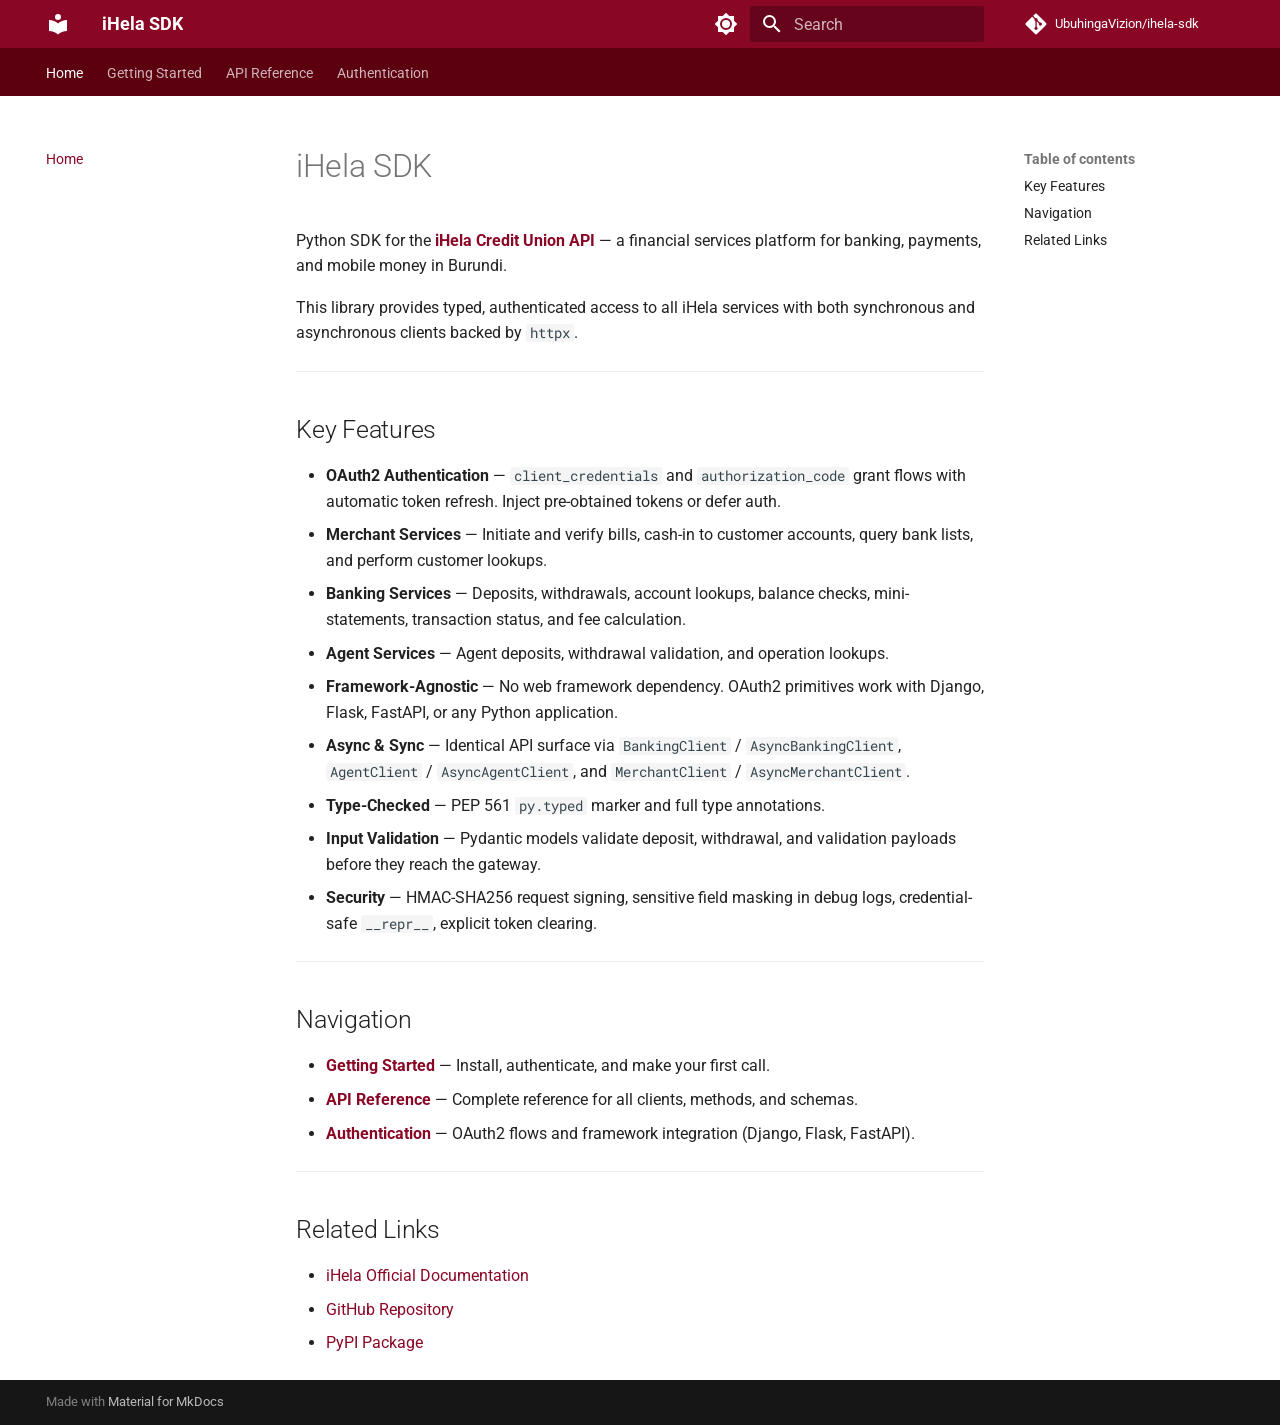
<file: index.html>
<!doctype html>
<html lang="en" class="no-js">
  <head>
    
      <meta charset="utf-8">
      <meta name="viewport" content="width=device-width,initial-scale=1">
      
      
      
        <link rel="canonical" href="https://UbuhingaVizion.github.io/ihela-sdk/">
      
      
      
        <link rel="next" href="getting-started/">
      
      
        
      
      
      <link rel="icon" href="assets/images/favicon.png">
      <meta name="generator" content="mkdocs-1.6.1, mkdocs-material-9.7.6">
    
    
      
        <title>iHela SDK</title>
      
    
    
      <link rel="stylesheet" href="assets/stylesheets/main.484c7ddc.min.css">
      
        
        <link rel="stylesheet" href="assets/stylesheets/palette.ab4e12ef.min.css">
      
      


    
    
      
    
    
      
        
        
        <link rel="preconnect" href="https://fonts.gstatic.com" crossorigin>
        <link rel="stylesheet" href="https://fonts.googleapis.com/css?family=Roboto:300,300i,400,400i,700,700i%7CRoboto+Mono:400,400i,700,700i&display=fallback">
        <style>:root{--md-text-font:"Roboto";--md-code-font:"Roboto Mono"}</style>
      
    
    
      <link rel="stylesheet" href="stylesheets/extra.css">
    
    <script>__md_scope=new URL(".",location),__md_hash=e=>[...e].reduce(((e,_)=>(e<<5)-e+_.charCodeAt(0)),0),__md_get=(e,_=localStorage,t=__md_scope)=>JSON.parse(_.getItem(t.pathname+"."+e)),__md_set=(e,_,t=localStorage,a=__md_scope)=>{try{t.setItem(a.pathname+"."+e,JSON.stringify(_))}catch(e){}}</script>
    
      

    
    
  </head>
  
  
    
    
      
    
    
    
    
    <body dir="ltr" data-md-color-scheme="default" data-md-color-primary="custom" data-md-color-accent="custom">
  
    
    <input class="md-toggle" data-md-toggle="drawer" type="checkbox" id="__drawer" autocomplete="off">
    <input class="md-toggle" data-md-toggle="search" type="checkbox" id="__search" autocomplete="off">
    <label class="md-overlay" for="__drawer"></label>
    <div data-md-component="skip">
      
        
        <a href="#ihela-sdk" class="md-skip">
          Skip to content
        </a>
      
    </div>
    <div data-md-component="announce">
      
    </div>
    
    
      

<header class="md-header" data-md-component="header">
  <nav class="md-header__inner md-grid" aria-label="Header">
    <a href="." title="iHela SDK" class="md-header__button md-logo" aria-label="iHela SDK" data-md-component="logo">
      
  
  <svg xmlns="http://www.w3.org/2000/svg" viewBox="0 0 24 24"><path d="M12 8a3 3 0 0 0 3-3 3 3 0 0 0-3-3 3 3 0 0 0-3 3 3 3 0 0 0 3 3m0 3.54C9.64 9.35 6.5 8 3 8v11c3.5 0 6.64 1.35 9 3.54 2.36-2.19 5.5-3.54 9-3.54V8c-3.5 0-6.64 1.35-9 3.54"/></svg>

    </a>
    <label class="md-header__button md-icon" for="__drawer">
      
      <svg xmlns="http://www.w3.org/2000/svg" viewBox="0 0 24 24"><path d="M3 6h18v2H3zm0 5h18v2H3zm0 5h18v2H3z"/></svg>
    </label>
    <div class="md-header__title" data-md-component="header-title">
      <div class="md-header__ellipsis">
        <div class="md-header__topic">
          <span class="md-ellipsis">
            iHela SDK
          </span>
        </div>
        <div class="md-header__topic" data-md-component="header-topic">
          <span class="md-ellipsis">
            
              Home
            
          </span>
        </div>
      </div>
    </div>
    
      
        <form class="md-header__option" data-md-component="palette">
  
    
    
    
    <input class="md-option" data-md-color-media="" data-md-color-scheme="default" data-md-color-primary="custom" data-md-color-accent="custom"  aria-label="Switch to dark mode"  type="radio" name="__palette" id="__palette_0">
    
      <label class="md-header__button md-icon" title="Switch to dark mode" for="__palette_1" hidden>
        <svg xmlns="http://www.w3.org/2000/svg" viewBox="0 0 24 24"><path d="M12 8a4 4 0 0 0-4 4 4 4 0 0 0 4 4 4 4 0 0 0 4-4 4 4 0 0 0-4-4m0 10a6 6 0 0 1-6-6 6 6 0 0 1 6-6 6 6 0 0 1 6 6 6 6 0 0 1-6 6m8-9.31V4h-4.69L12 .69 8.69 4H4v4.69L.69 12 4 15.31V20h4.69L12 23.31 15.31 20H20v-4.69L23.31 12z"/></svg>
      </label>
    
  
    
    
    
    <input class="md-option" data-md-color-media="" data-md-color-scheme="slate" data-md-color-primary="custom" data-md-color-accent="custom"  aria-label="Switch to light mode"  type="radio" name="__palette" id="__palette_1">
    
      <label class="md-header__button md-icon" title="Switch to light mode" for="__palette_0" hidden>
        <svg xmlns="http://www.w3.org/2000/svg" viewBox="0 0 24 24"><path d="M12 18c-.89 0-1.74-.2-2.5-.55C11.56 16.5 13 14.42 13 12s-1.44-4.5-3.5-5.45C10.26 6.2 11.11 6 12 6a6 6 0 0 1 6 6 6 6 0 0 1-6 6m8-9.31V4h-4.69L12 .69 8.69 4H4v4.69L.69 12 4 15.31V20h4.69L12 23.31 15.31 20H20v-4.69L23.31 12z"/></svg>
      </label>
    
  
</form>
      
    
    
      <script>var palette=__md_get("__palette");if(palette&&palette.color){if("(prefers-color-scheme)"===palette.color.media){var media=matchMedia("(prefers-color-scheme: light)"),input=document.querySelector(media.matches?"[data-md-color-media='(prefers-color-scheme: light)']":"[data-md-color-media='(prefers-color-scheme: dark)']");palette.color.media=input.getAttribute("data-md-color-media"),palette.color.scheme=input.getAttribute("data-md-color-scheme"),palette.color.primary=input.getAttribute("data-md-color-primary"),palette.color.accent=input.getAttribute("data-md-color-accent")}for(var[key,value]of Object.entries(palette.color))document.body.setAttribute("data-md-color-"+key,value)}</script>
    
    
    
      
      
        <label class="md-header__button md-icon" for="__search">
          
          <svg xmlns="http://www.w3.org/2000/svg" viewBox="0 0 24 24"><path d="M9.5 3A6.5 6.5 0 0 1 16 9.5c0 1.61-.59 3.09-1.56 4.23l.27.27h.79l5 5-1.5 1.5-5-5v-.79l-.27-.27A6.52 6.52 0 0 1 9.5 16 6.5 6.5 0 0 1 3 9.5 6.5 6.5 0 0 1 9.5 3m0 2C7 5 5 7 5 9.5S7 14 9.5 14 14 12 14 9.5 12 5 9.5 5"/></svg>
        </label>
        <div class="md-search" data-md-component="search" role="dialog">
  <label class="md-search__overlay" for="__search"></label>
  <div class="md-search__inner" role="search">
    <form class="md-search__form" name="search">
      <input type="text" class="md-search__input" name="query" aria-label="Search" placeholder="Search" autocapitalize="off" autocorrect="off" autocomplete="off" spellcheck="false" data-md-component="search-query" required>
      <label class="md-search__icon md-icon" for="__search">
        
        <svg xmlns="http://www.w3.org/2000/svg" viewBox="0 0 24 24"><path d="M9.5 3A6.5 6.5 0 0 1 16 9.5c0 1.61-.59 3.09-1.56 4.23l.27.27h.79l5 5-1.5 1.5-5-5v-.79l-.27-.27A6.52 6.52 0 0 1 9.5 16 6.5 6.5 0 0 1 3 9.5 6.5 6.5 0 0 1 9.5 3m0 2C7 5 5 7 5 9.5S7 14 9.5 14 14 12 14 9.5 12 5 9.5 5"/></svg>
        
        <svg xmlns="http://www.w3.org/2000/svg" viewBox="0 0 24 24"><path d="M20 11v2H8l5.5 5.5-1.42 1.42L4.16 12l7.92-7.92L13.5 5.5 8 11z"/></svg>
      </label>
      <nav class="md-search__options" aria-label="Search">
        
        <button type="reset" class="md-search__icon md-icon" title="Clear" aria-label="Clear" tabindex="-1">
          
          <svg xmlns="http://www.w3.org/2000/svg" viewBox="0 0 24 24"><path d="M19 6.41 17.59 5 12 10.59 6.41 5 5 6.41 10.59 12 5 17.59 6.41 19 12 13.41 17.59 19 19 17.59 13.41 12z"/></svg>
        </button>
      </nav>
      
        <div class="md-search__suggest" data-md-component="search-suggest"></div>
      
    </form>
    <div class="md-search__output">
      <div class="md-search__scrollwrap" tabindex="0" data-md-scrollfix>
        <div class="md-search-result" data-md-component="search-result">
          <div class="md-search-result__meta">
            Initializing search
          </div>
          <ol class="md-search-result__list" role="presentation"></ol>
        </div>
      </div>
    </div>
  </div>
</div>
      
    
    
      <div class="md-header__source">
        <a href="https://github.com/UbuhingaVizion/ihela-sdk" title="Go to repository" class="md-source" data-md-component="source">
  <div class="md-source__icon md-icon">
    
    <svg xmlns="http://www.w3.org/2000/svg" viewBox="0 0 448 512"><!--! Font Awesome Free 7.1.0 by @fontawesome - https://fontawesome.com License - https://fontawesome.com/license/free (Icons: CC BY 4.0, Fonts: SIL OFL 1.1, Code: MIT License) Copyright 2025 Fonticons, Inc.--><path d="M439.6 236.1 244 40.5c-5.4-5.5-12.8-8.5-20.4-8.5s-15 3-20.4 8.4L162.5 81l51.5 51.5c27.1-9.1 52.7 16.8 43.4 43.7l49.7 49.7c34.2-11.8 61.2 31 35.5 56.7-26.5 26.5-70.2-2.9-56-37.3L240.3 199v121.9c25.3 12.5 22.3 41.8 9.1 55-6.4 6.4-15.2 10.1-24.3 10.1s-17.8-3.6-24.3-10.1c-17.6-17.6-11.1-46.9 11.2-56v-123c-20.8-8.5-24.6-30.7-18.6-45L142.6 101 8.5 235.1C3 240.6 0 247.9 0 255.5s3 15 8.5 20.4l195.6 195.7c5.4 5.4 12.7 8.4 20.4 8.4s15-3 20.4-8.4l194.7-194.7c5.4-5.4 8.4-12.8 8.4-20.4s-3-15-8.4-20.4"/></svg>
  </div>
  <div class="md-source__repository">
    UbuhingaVizion/ihela-sdk
  </div>
</a>
      </div>
    
  </nav>
  
</header>
    
    <div class="md-container" data-md-component="container">
      
      
        
          
            
<nav class="md-tabs" aria-label="Tabs" data-md-component="tabs">
  <div class="md-grid">
    <ul class="md-tabs__list">
      
        
  
  
  
    
  
  
    <li class="md-tabs__item md-tabs__item--active">
      <a href="." class="md-tabs__link">
        
  
  
    
  
  Home

      </a>
    </li>
  

      
        
  
  
  
  
    <li class="md-tabs__item">
      <a href="getting-started/" class="md-tabs__link">
        
  
  
    
  
  Getting Started

      </a>
    </li>
  

      
        
  
  
  
  
    <li class="md-tabs__item">
      <a href="api/" class="md-tabs__link">
        
  
  
    
  
  API Reference

      </a>
    </li>
  

      
        
  
  
  
  
    <li class="md-tabs__item">
      <a href="authentication/" class="md-tabs__link">
        
  
  
    
  
  Authentication

      </a>
    </li>
  

      
    </ul>
  </div>
</nav>
          
        
      
      <main class="md-main" data-md-component="main">
        <div class="md-main__inner md-grid">
          
            
              
              <div class="md-sidebar md-sidebar--primary" data-md-component="sidebar" data-md-type="navigation" >
                <div class="md-sidebar__scrollwrap">
                  <div class="md-sidebar__inner">
                    


  


<nav class="md-nav md-nav--primary md-nav--lifted" aria-label="Navigation" data-md-level="0">
  <label class="md-nav__title" for="__drawer">
    <a href="." title="iHela SDK" class="md-nav__button md-logo" aria-label="iHela SDK" data-md-component="logo">
      
  
  <svg xmlns="http://www.w3.org/2000/svg" viewBox="0 0 24 24"><path d="M12 8a3 3 0 0 0 3-3 3 3 0 0 0-3-3 3 3 0 0 0-3 3 3 3 0 0 0 3 3m0 3.54C9.64 9.35 6.5 8 3 8v11c3.5 0 6.64 1.35 9 3.54 2.36-2.19 5.5-3.54 9-3.54V8c-3.5 0-6.64 1.35-9 3.54"/></svg>

    </a>
    iHela SDK
  </label>
  
    <div class="md-nav__source">
      <a href="https://github.com/UbuhingaVizion/ihela-sdk" title="Go to repository" class="md-source" data-md-component="source">
  <div class="md-source__icon md-icon">
    
    <svg xmlns="http://www.w3.org/2000/svg" viewBox="0 0 448 512"><!--! Font Awesome Free 7.1.0 by @fontawesome - https://fontawesome.com License - https://fontawesome.com/license/free (Icons: CC BY 4.0, Fonts: SIL OFL 1.1, Code: MIT License) Copyright 2025 Fonticons, Inc.--><path d="M439.6 236.1 244 40.5c-5.4-5.5-12.8-8.5-20.4-8.5s-15 3-20.4 8.4L162.5 81l51.5 51.5c27.1-9.1 52.7 16.8 43.4 43.7l49.7 49.7c34.2-11.8 61.2 31 35.5 56.7-26.5 26.5-70.2-2.9-56-37.3L240.3 199v121.9c25.3 12.5 22.3 41.8 9.1 55-6.4 6.4-15.2 10.1-24.3 10.1s-17.8-3.6-24.3-10.1c-17.6-17.6-11.1-46.9 11.2-56v-123c-20.8-8.5-24.6-30.7-18.6-45L142.6 101 8.5 235.1C3 240.6 0 247.9 0 255.5s3 15 8.5 20.4l195.6 195.7c5.4 5.4 12.7 8.4 20.4 8.4s15-3 20.4-8.4l194.7-194.7c5.4-5.4 8.4-12.8 8.4-20.4s-3-15-8.4-20.4"/></svg>
  </div>
  <div class="md-source__repository">
    UbuhingaVizion/ihela-sdk
  </div>
</a>
    </div>
  
  <ul class="md-nav__list" data-md-scrollfix>
    
      
      
  
  
    
  
  
  
    <li class="md-nav__item md-nav__item--active">
      
      <input class="md-nav__toggle md-toggle" type="checkbox" id="__toc">
      
      
        
      
      
        <label class="md-nav__link md-nav__link--active" for="__toc">
          
  
  
  <span class="md-ellipsis">
    
  
    Home
  

    
  </span>
  
  

          <span class="md-nav__icon md-icon"></span>
        </label>
      
      <a href="." class="md-nav__link md-nav__link--active">
        
  
  
  <span class="md-ellipsis">
    
  
    Home
  

    
  </span>
  
  

      </a>
      
        

<nav class="md-nav md-nav--secondary" aria-label="Table of contents">
  
  
  
    
  
  
    <label class="md-nav__title" for="__toc">
      <span class="md-nav__icon md-icon"></span>
      Table of contents
    </label>
    <ul class="md-nav__list" data-md-component="toc" data-md-scrollfix>
      
        <li class="md-nav__item">
  <a href="#key-features" class="md-nav__link">
    <span class="md-ellipsis">
      
        Key Features
      
    </span>
  </a>
  
</li>
      
        <li class="md-nav__item">
  <a href="#navigation" class="md-nav__link">
    <span class="md-ellipsis">
      
        Navigation
      
    </span>
  </a>
  
</li>
      
        <li class="md-nav__item">
  <a href="#related-links" class="md-nav__link">
    <span class="md-ellipsis">
      
        Related Links
      
    </span>
  </a>
  
</li>
      
    </ul>
  
</nav>
      
    </li>
  

    
      
      
  
  
  
  
    <li class="md-nav__item">
      <a href="getting-started/" class="md-nav__link">
        
  
  
  <span class="md-ellipsis">
    
  
    Getting Started
  

    
  </span>
  
  

      </a>
    </li>
  

    
      
      
  
  
  
  
    <li class="md-nav__item">
      <a href="api/" class="md-nav__link">
        
  
  
  <span class="md-ellipsis">
    
  
    API Reference
  

    
  </span>
  
  

      </a>
    </li>
  

    
      
      
  
  
  
  
    <li class="md-nav__item">
      <a href="authentication/" class="md-nav__link">
        
  
  
  <span class="md-ellipsis">
    
  
    Authentication
  

    
  </span>
  
  

      </a>
    </li>
  

    
  </ul>
</nav>
                  </div>
                </div>
              </div>
            
            
              
              <div class="md-sidebar md-sidebar--secondary" data-md-component="sidebar" data-md-type="toc" >
                <div class="md-sidebar__scrollwrap">
                  <div class="md-sidebar__inner">
                    

<nav class="md-nav md-nav--secondary" aria-label="Table of contents">
  
  
  
    
  
  
    <label class="md-nav__title" for="__toc">
      <span class="md-nav__icon md-icon"></span>
      Table of contents
    </label>
    <ul class="md-nav__list" data-md-component="toc" data-md-scrollfix>
      
        <li class="md-nav__item">
  <a href="#key-features" class="md-nav__link">
    <span class="md-ellipsis">
      
        Key Features
      
    </span>
  </a>
  
</li>
      
        <li class="md-nav__item">
  <a href="#navigation" class="md-nav__link">
    <span class="md-ellipsis">
      
        Navigation
      
    </span>
  </a>
  
</li>
      
        <li class="md-nav__item">
  <a href="#related-links" class="md-nav__link">
    <span class="md-ellipsis">
      
        Related Links
      
    </span>
  </a>
  
</li>
      
    </ul>
  
</nav>
                  </div>
                </div>
              </div>
            
          
          
            <div class="md-content" data-md-component="content">
              
              <article class="md-content__inner md-typeset">
                
                  


  
  


<h1 id="ihela-sdk">iHela SDK</h1>
<p>Python SDK for the <strong><a href="https://bankingdocs.ihela.bi/">iHela Credit Union API</a></strong> — a
financial services platform for banking, payments, and mobile money in Burundi.</p>
<p>This library provides typed, authenticated access to all iHela services with both
synchronous and asynchronous clients backed by <code>httpx</code>.</p>
<hr />
<h2 id="key-features">Key Features</h2>
<ul>
<li><strong>OAuth2 Authentication</strong> — <code>client_credentials</code> and <code>authorization_code</code> grant
  flows with automatic token refresh. Inject pre-obtained tokens or defer auth.</li>
<li><strong>Merchant Services</strong> — Initiate and verify bills, cash-in to customer accounts,
  query bank lists, and perform customer lookups.</li>
<li><strong>Banking Services</strong> — Deposits, withdrawals, account lookups, balance checks,
  mini-statements, transaction status, and fee calculation.</li>
<li><strong>Agent Services</strong> — Agent deposits, withdrawal validation, and operation lookups.</li>
<li><strong>Framework-Agnostic</strong> — No web framework dependency. OAuth2 primitives work
  with Django, Flask, FastAPI, or any Python application.</li>
<li><strong>Async &amp; Sync</strong> — Identical API surface via <code>BankingClient</code> / <code>AsyncBankingClient</code>,
  <code>AgentClient</code> / <code>AsyncAgentClient</code>, and <code>MerchantClient</code> / <code>AsyncMerchantClient</code>.</li>
<li><strong>Type-Checked</strong> — PEP 561 <code>py.typed</code> marker and full type annotations.</li>
<li><strong>Input Validation</strong> — Pydantic models validate deposit, withdrawal, and
  validation payloads before they reach the gateway.</li>
<li><strong>Security</strong> — HMAC-SHA256 request signing, sensitive field masking in debug logs,
  credential-safe <code>__repr__</code>, explicit token clearing.</li>
</ul>
<hr />
<h2 id="navigation">Navigation</h2>
<ul>
<li><strong><a href="getting-started/">Getting Started</a></strong> — Install, authenticate, and make your first call.</li>
<li><strong><a href="api/">API Reference</a></strong> — Complete reference for all clients, methods, and schemas.</li>
<li><strong><a href="authentication/">Authentication</a></strong> — OAuth2 flows and framework integration (Django, Flask, FastAPI).</li>
</ul>
<hr />
<h2 id="related-links">Related Links</h2>
<ul>
<li><a href="https://bankingdocs.ihela.bi/">iHela Official Documentation</a></li>
<li><a href="https://github.com/UbuhingaVizion/ihela-sdk">GitHub Repository</a></li>
<li><a href="https://pypi.org/project/ihela-sdk/">PyPI Package</a></li>
</ul>












                
              </article>
            </div>
          
          
<script>var target=document.getElementById(location.hash.slice(1));target&&target.name&&(target.checked=target.name.startsWith("__tabbed_"))</script>
        </div>
        
          <button type="button" class="md-top md-icon" data-md-component="top" hidden>
  
  <svg xmlns="http://www.w3.org/2000/svg" viewBox="0 0 24 24"><path d="M13 20h-2V8l-5.5 5.5-1.42-1.42L12 4.16l7.92 7.92-1.42 1.42L13 8z"/></svg>
  Back to top
</button>
        
      </main>
      
        <footer class="md-footer">
  
  <div class="md-footer-meta md-typeset">
    <div class="md-footer-meta__inner md-grid">
      <div class="md-copyright">
  
  
    Made with
    <a href="https://squidfunk.github.io/mkdocs-material/" target="_blank" rel="noopener">
      Material for MkDocs
    </a>
  
</div>
      
    </div>
  </div>
</footer>
      
    </div>
    <div class="md-dialog" data-md-component="dialog">
      <div class="md-dialog__inner md-typeset"></div>
    </div>
    
    
    
      
      
      <script id="__config" type="application/json">{"annotate": null, "base": ".", "features": ["navigation.tabs", "navigation.sections", "navigation.top", "search.suggest", "search.highlight", "content.code.copy"], "search": "assets/javascripts/workers/search.2c215733.min.js", "tags": null, "translations": {"clipboard.copied": "Copied to clipboard", "clipboard.copy": "Copy to clipboard", "search.result.more.one": "1 more on this page", "search.result.more.other": "# more on this page", "search.result.none": "No matching documents", "search.result.one": "1 matching document", "search.result.other": "# matching documents", "search.result.placeholder": "Type to start searching", "search.result.term.missing": "Missing", "select.version": "Select version"}, "version": null}</script>
    
    
      <script src="assets/javascripts/bundle.79ae519e.min.js"></script>
      
    
  </body>
</html>
</file>
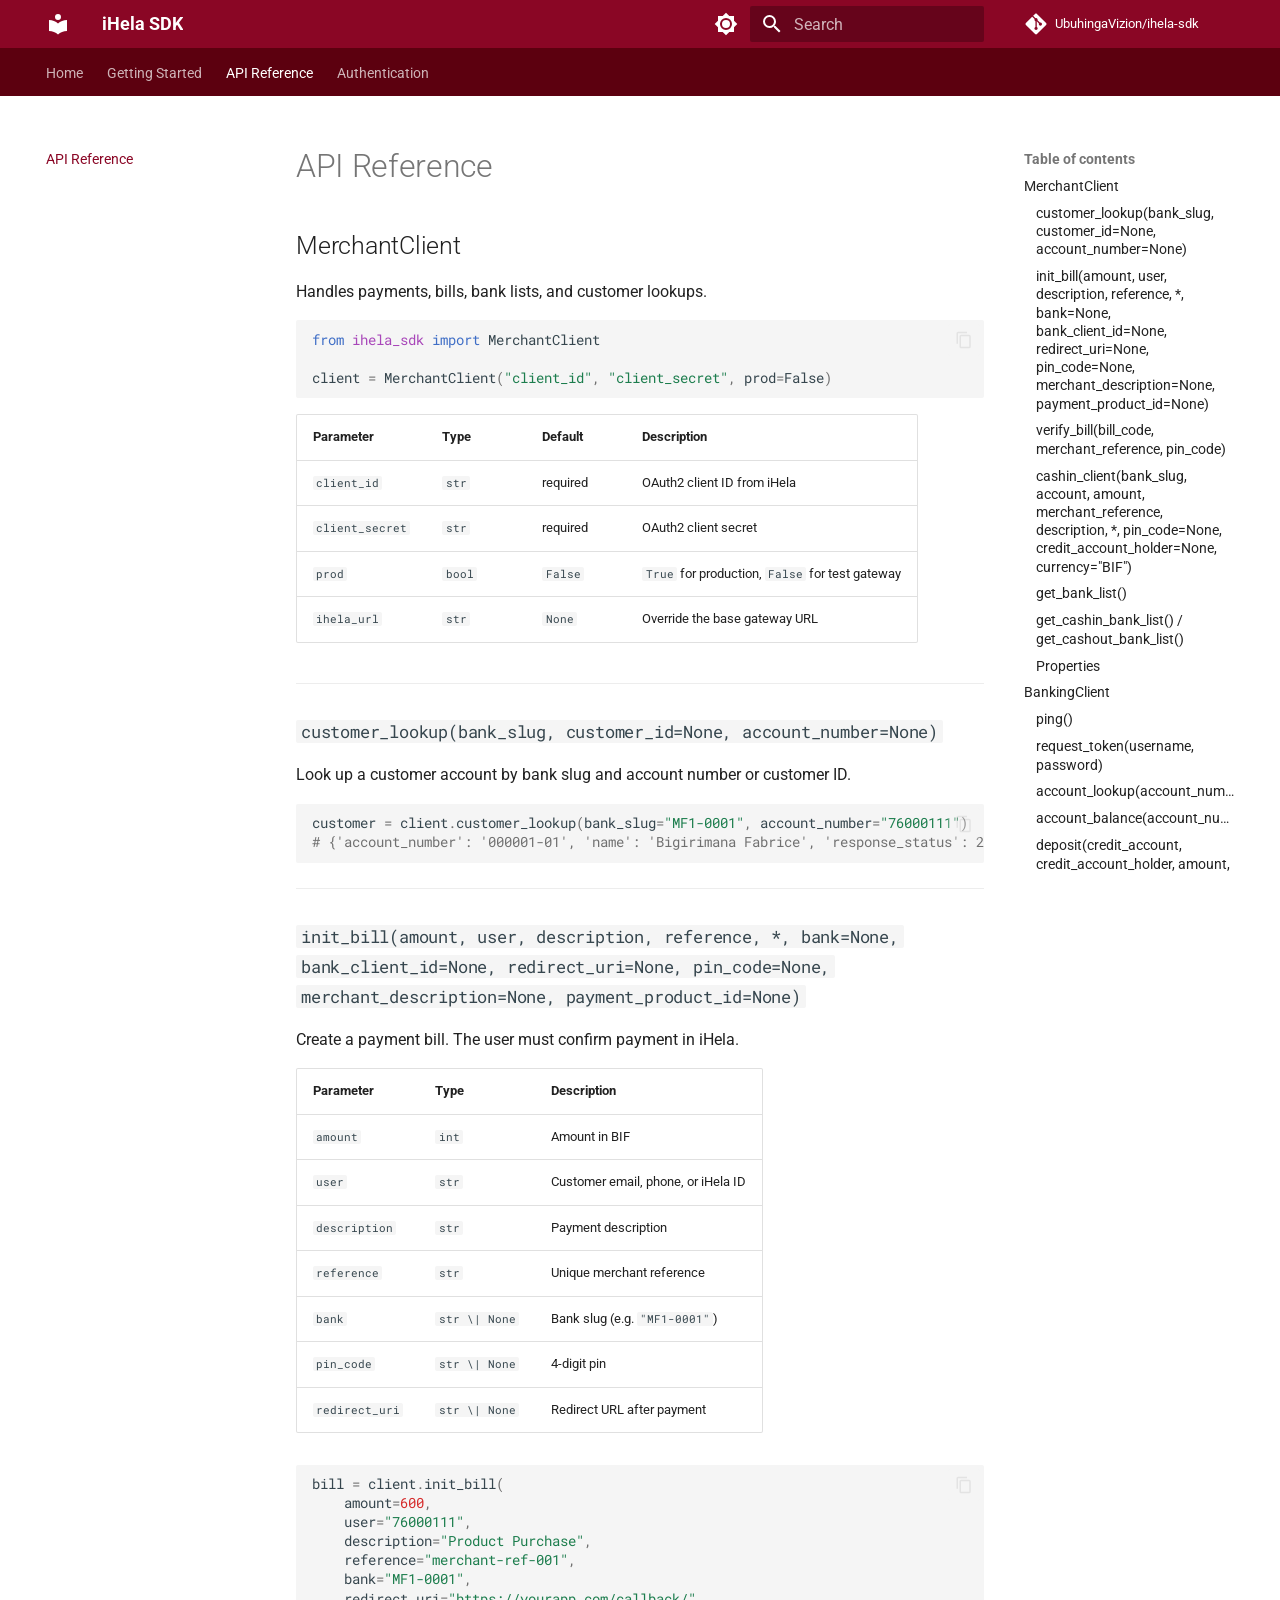
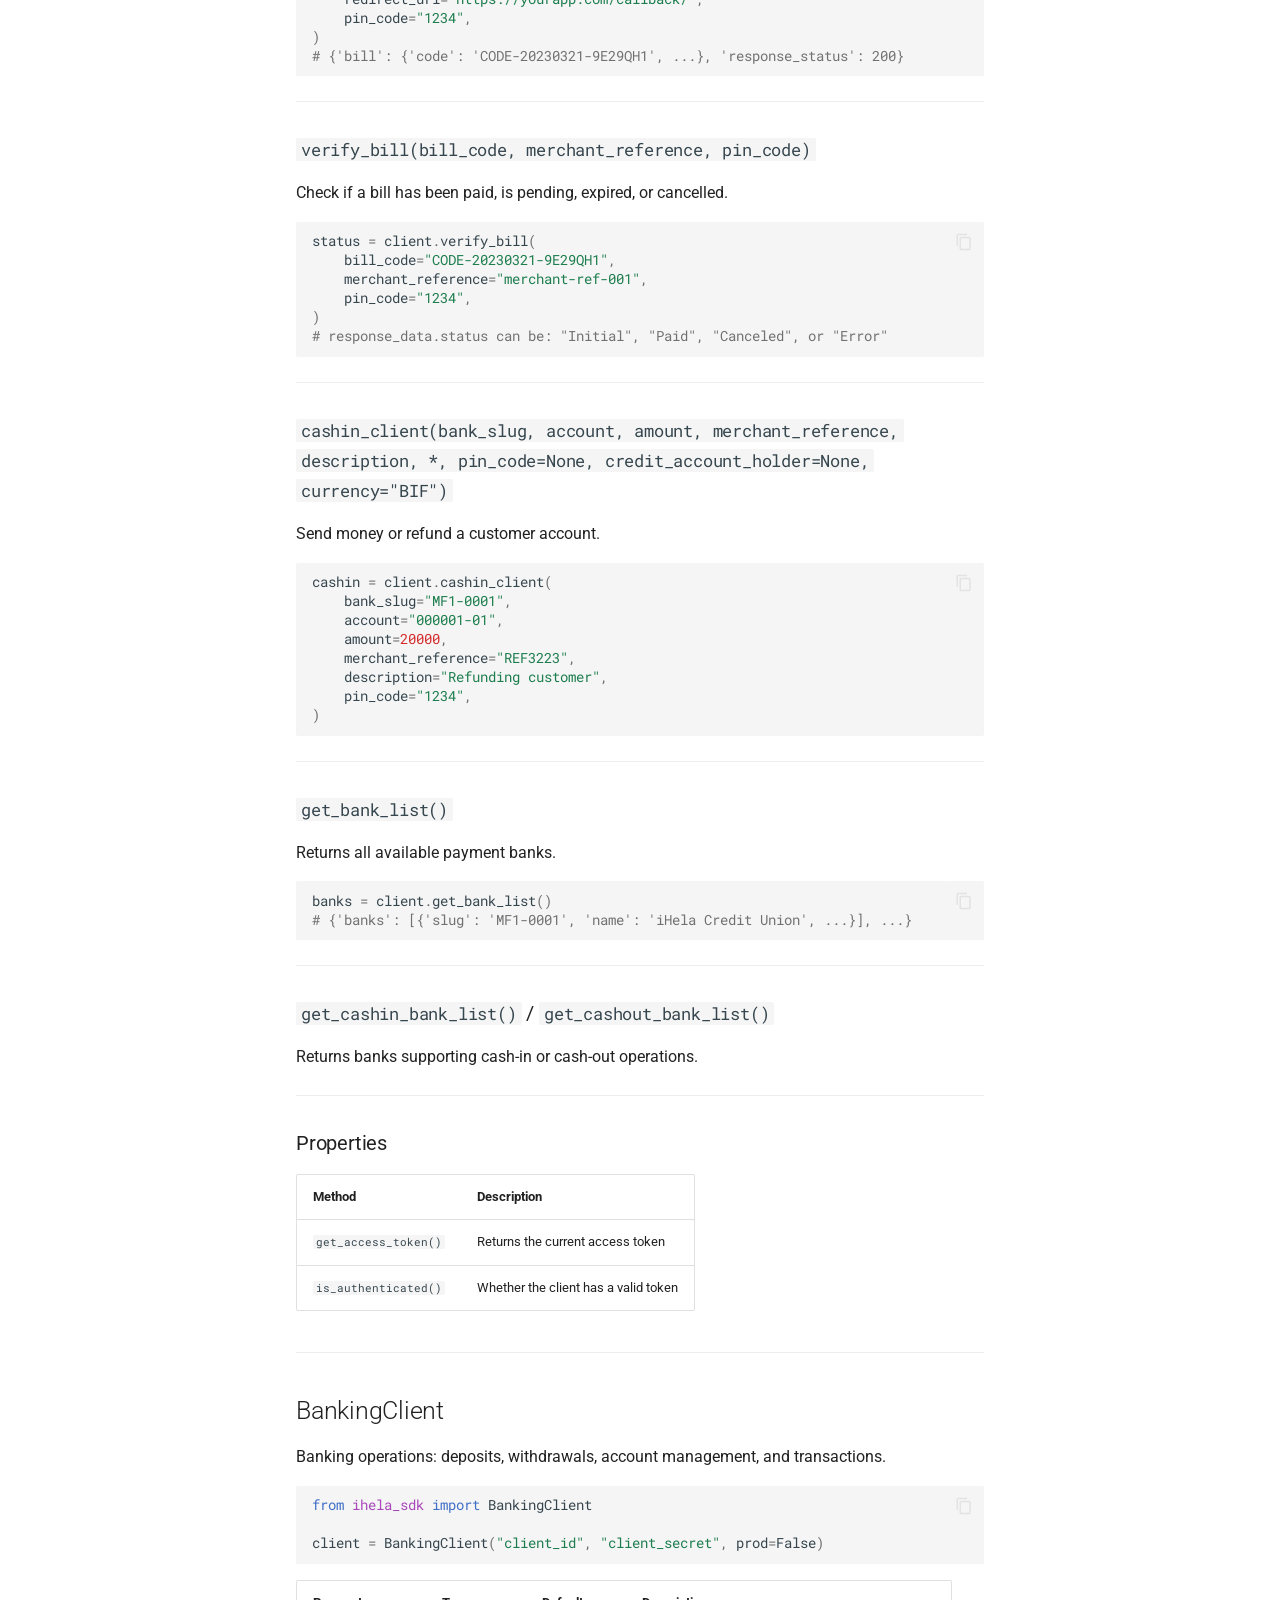
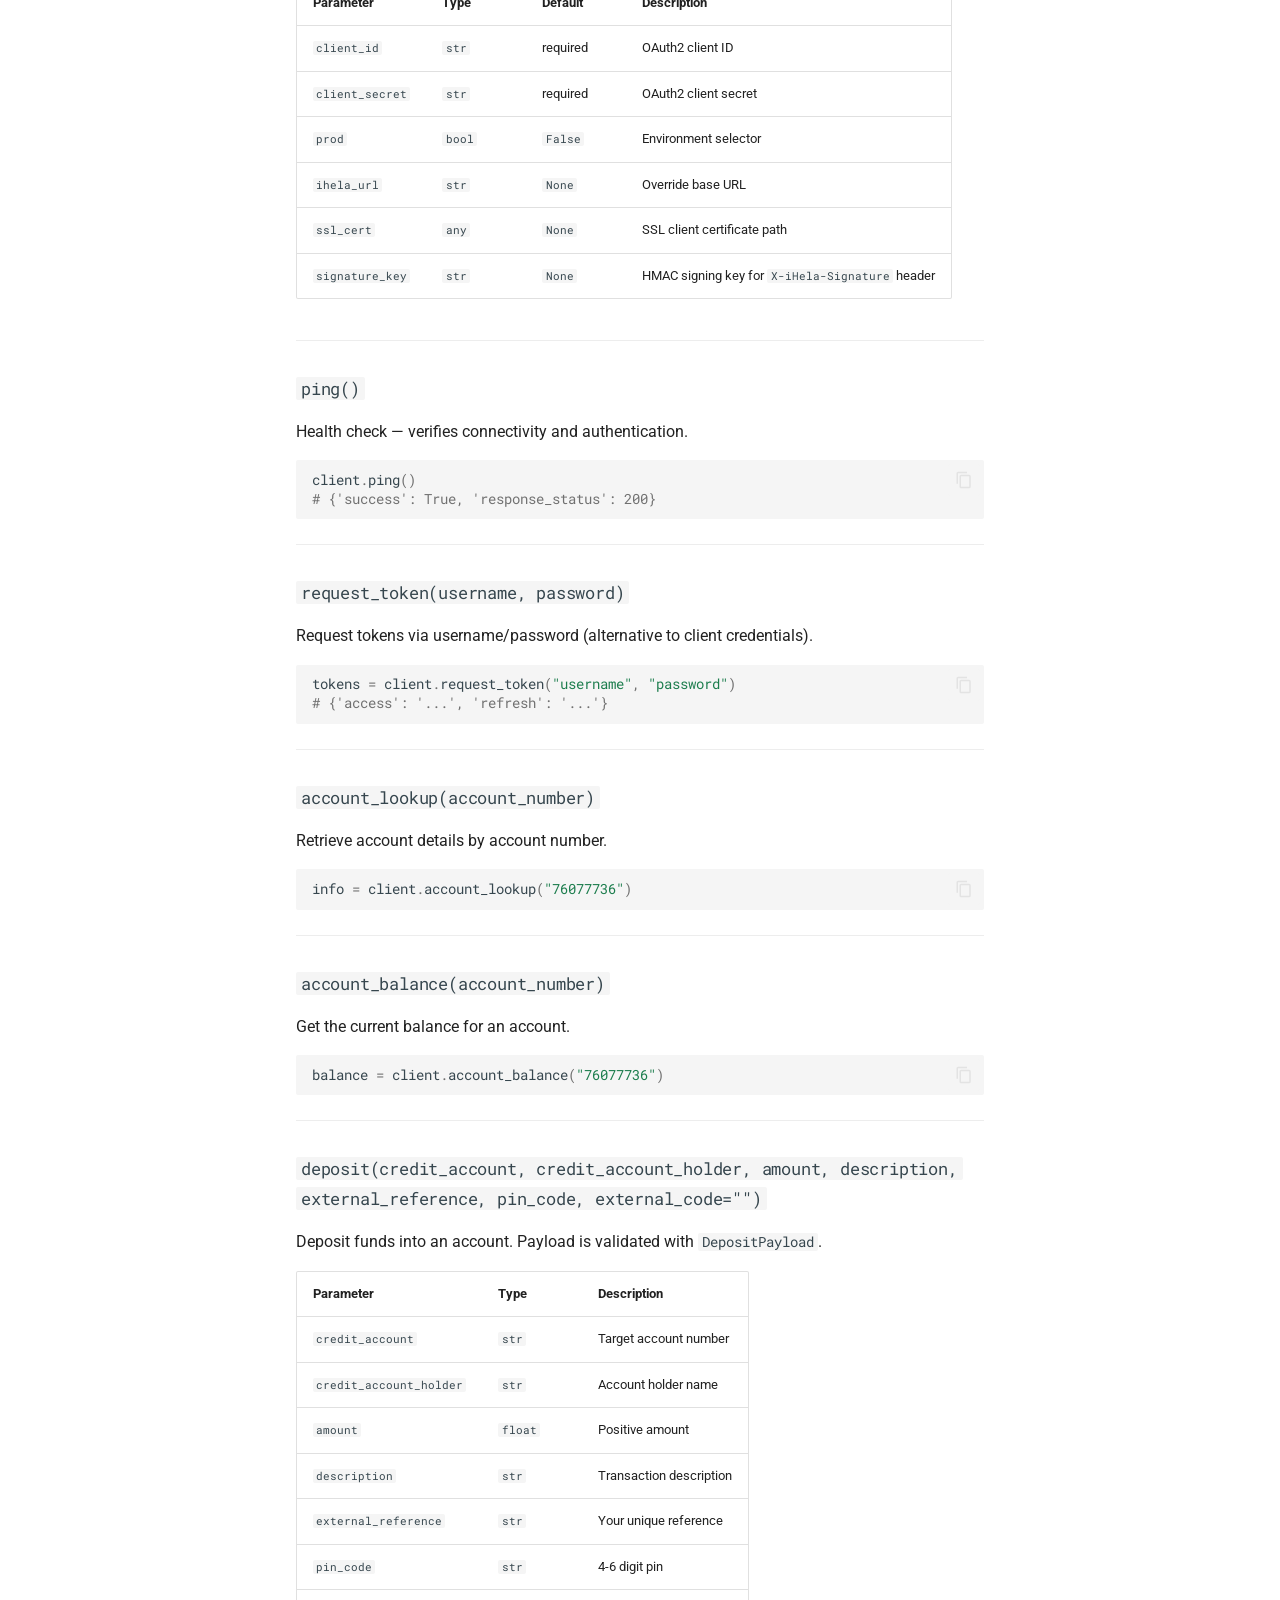
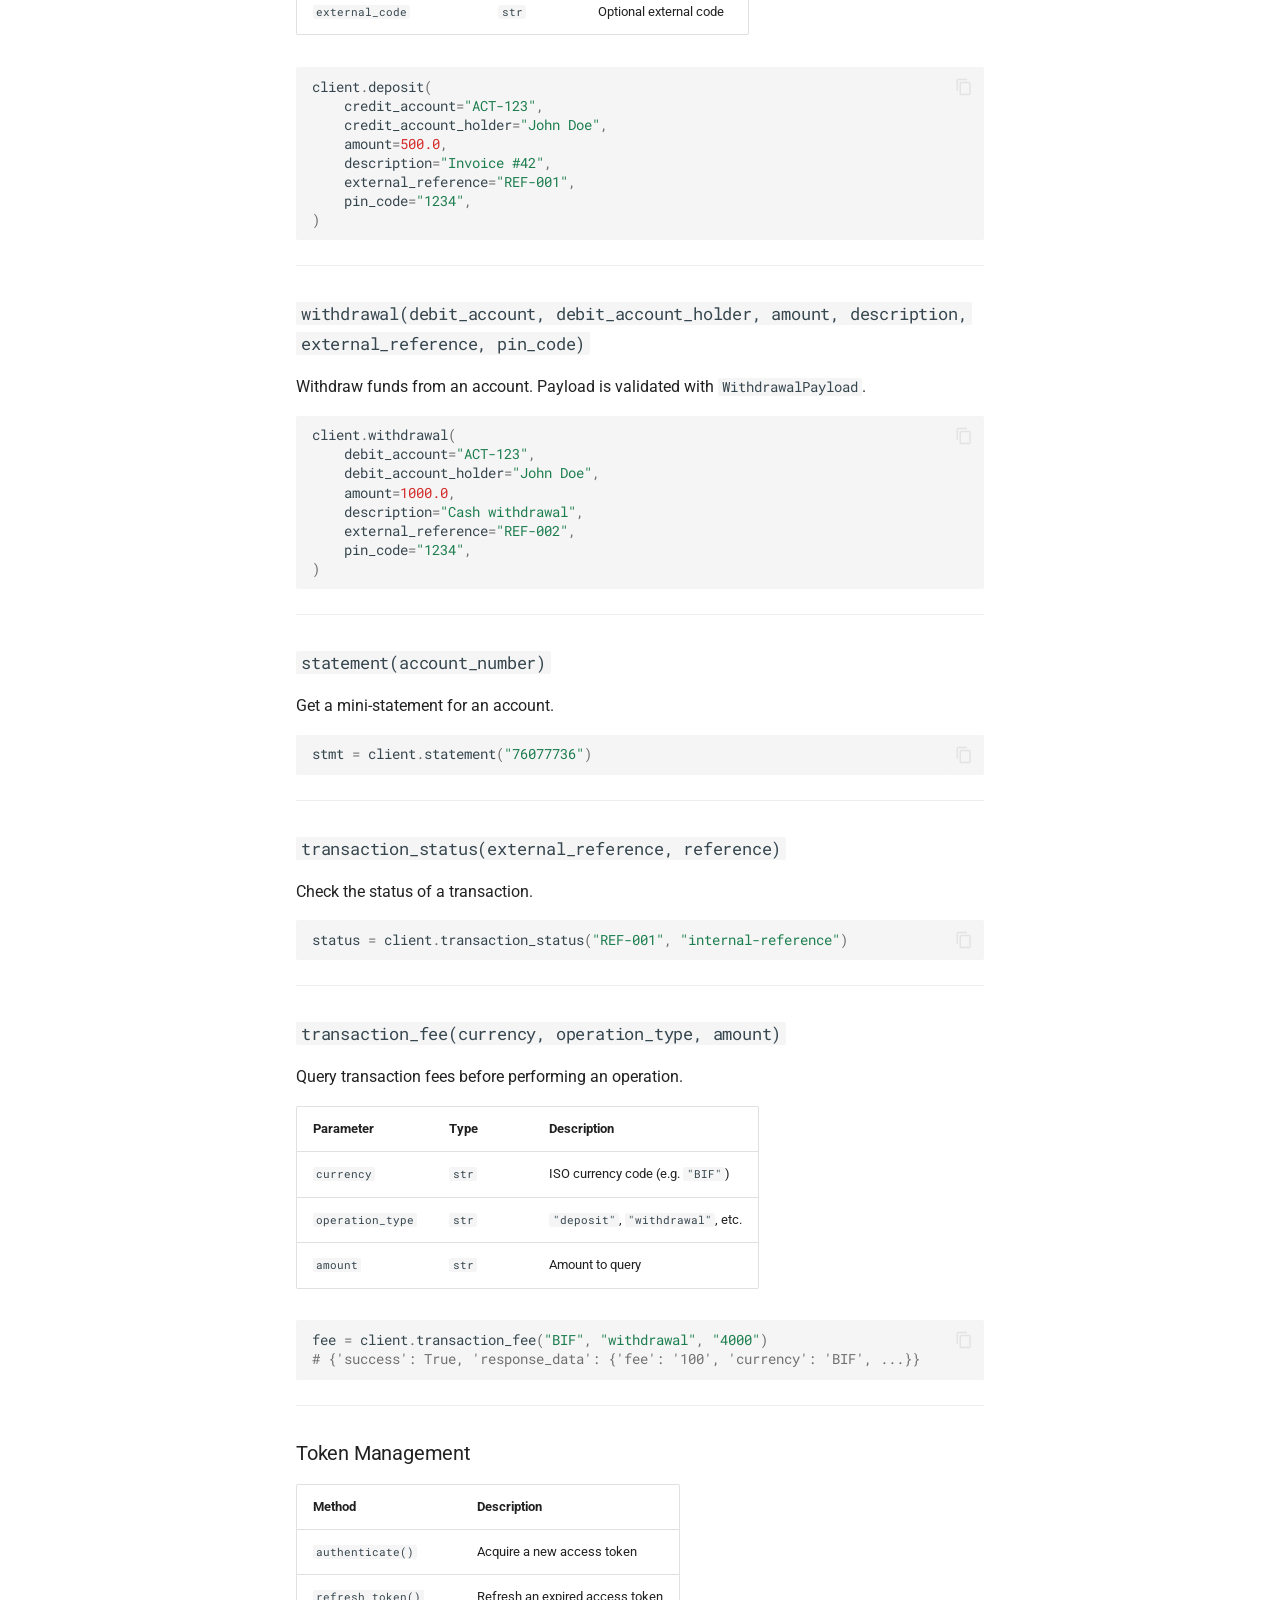
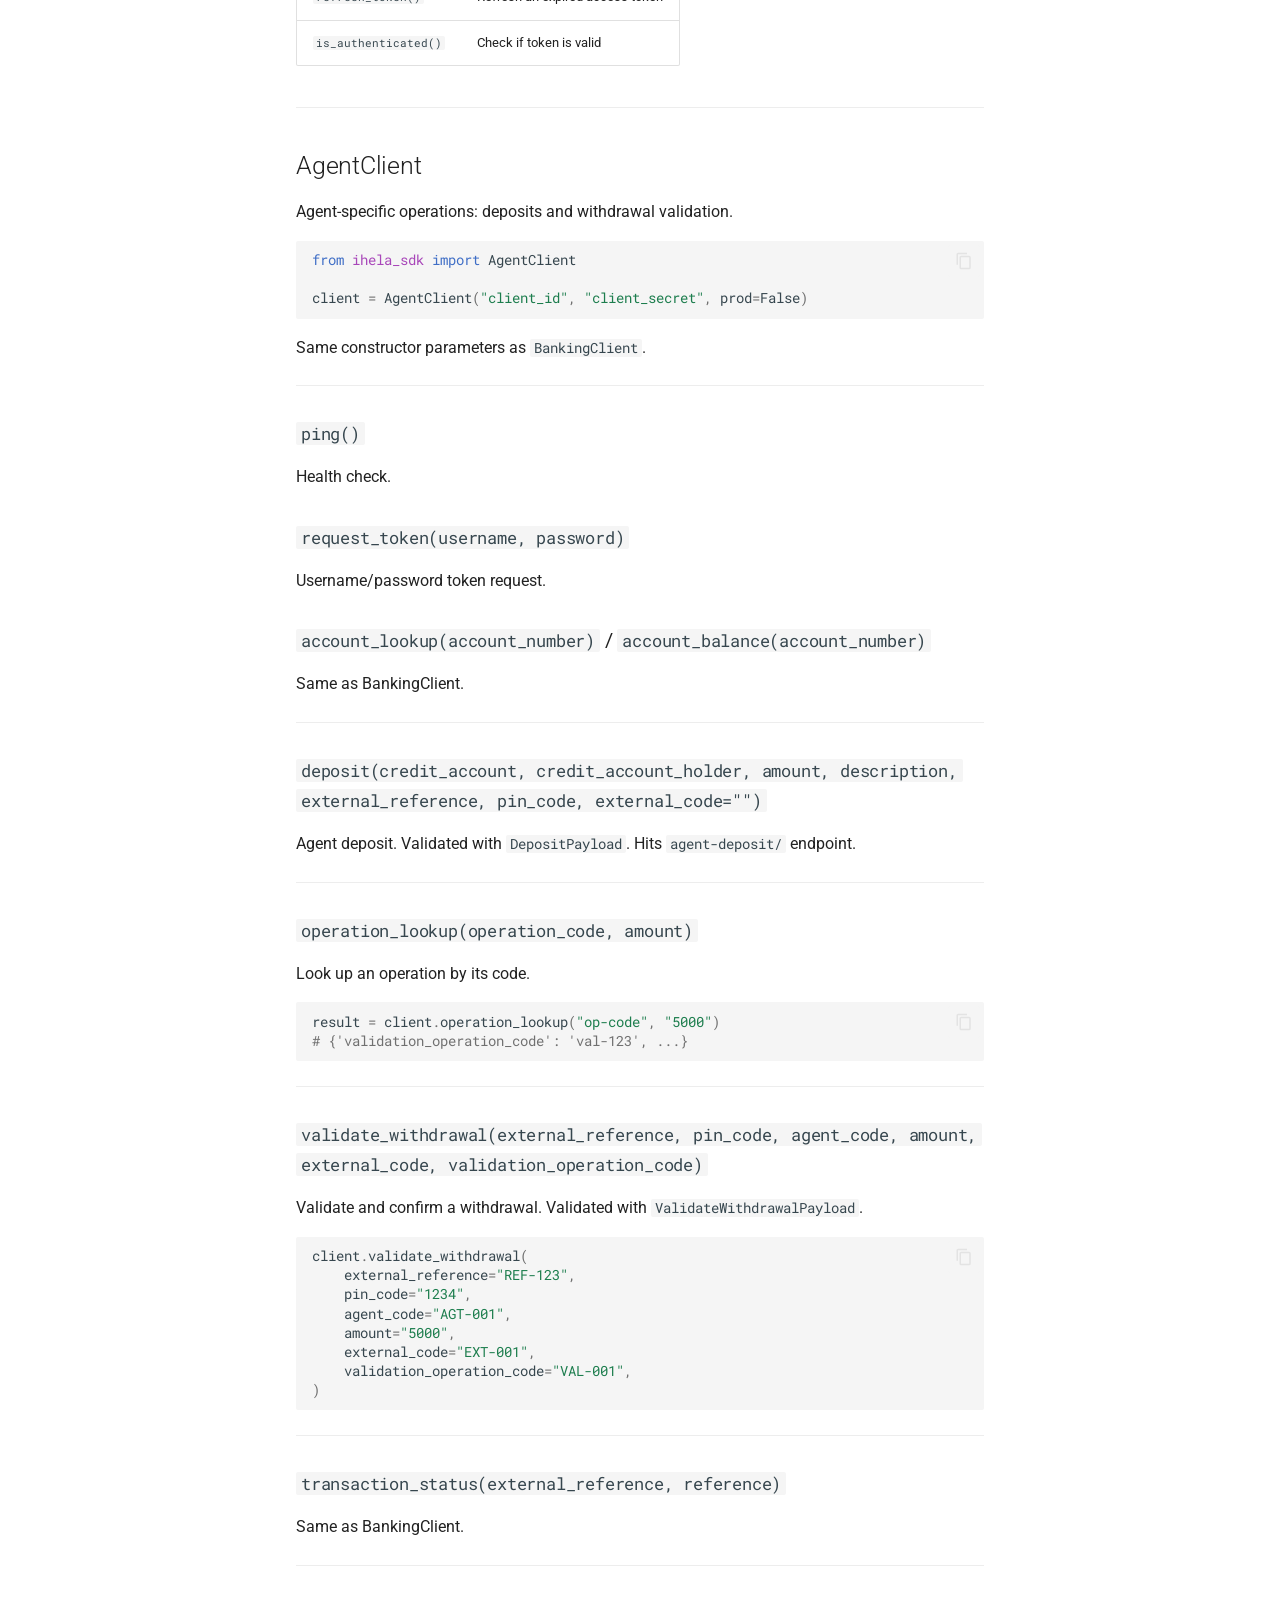
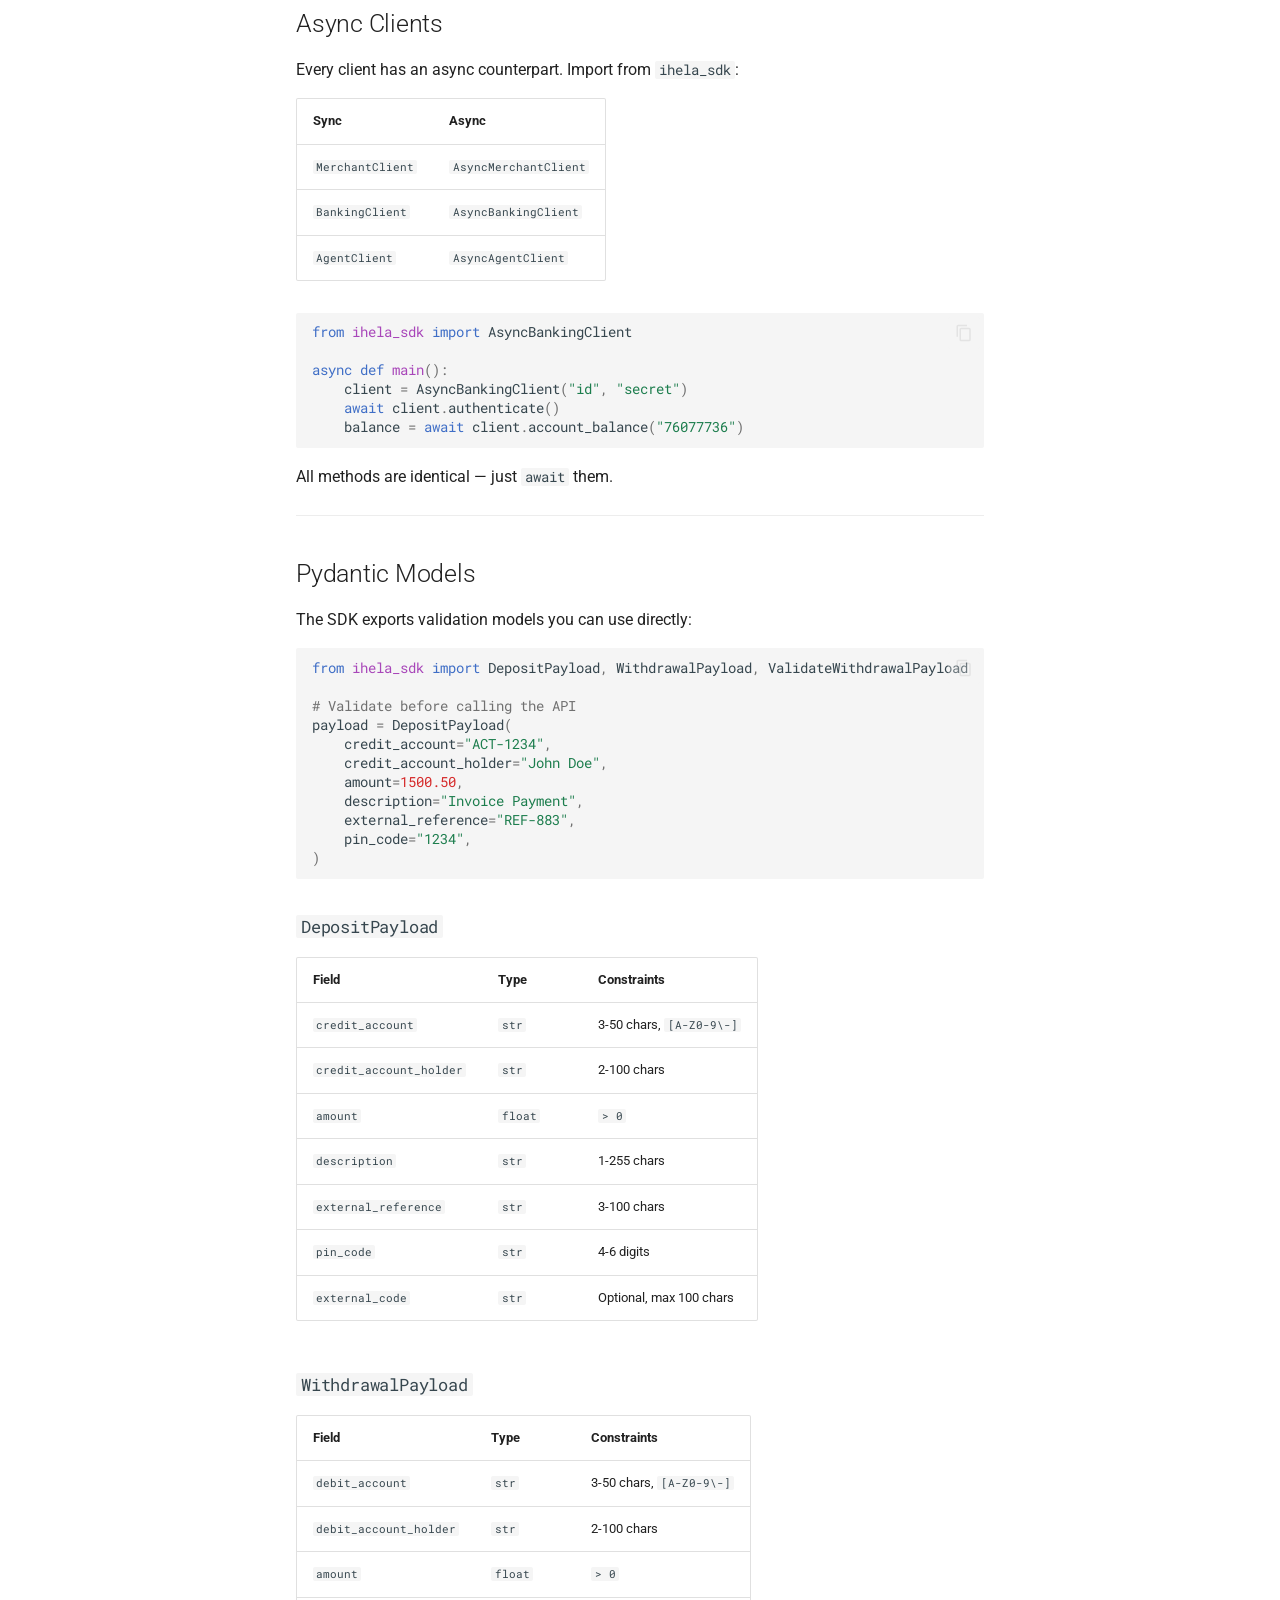
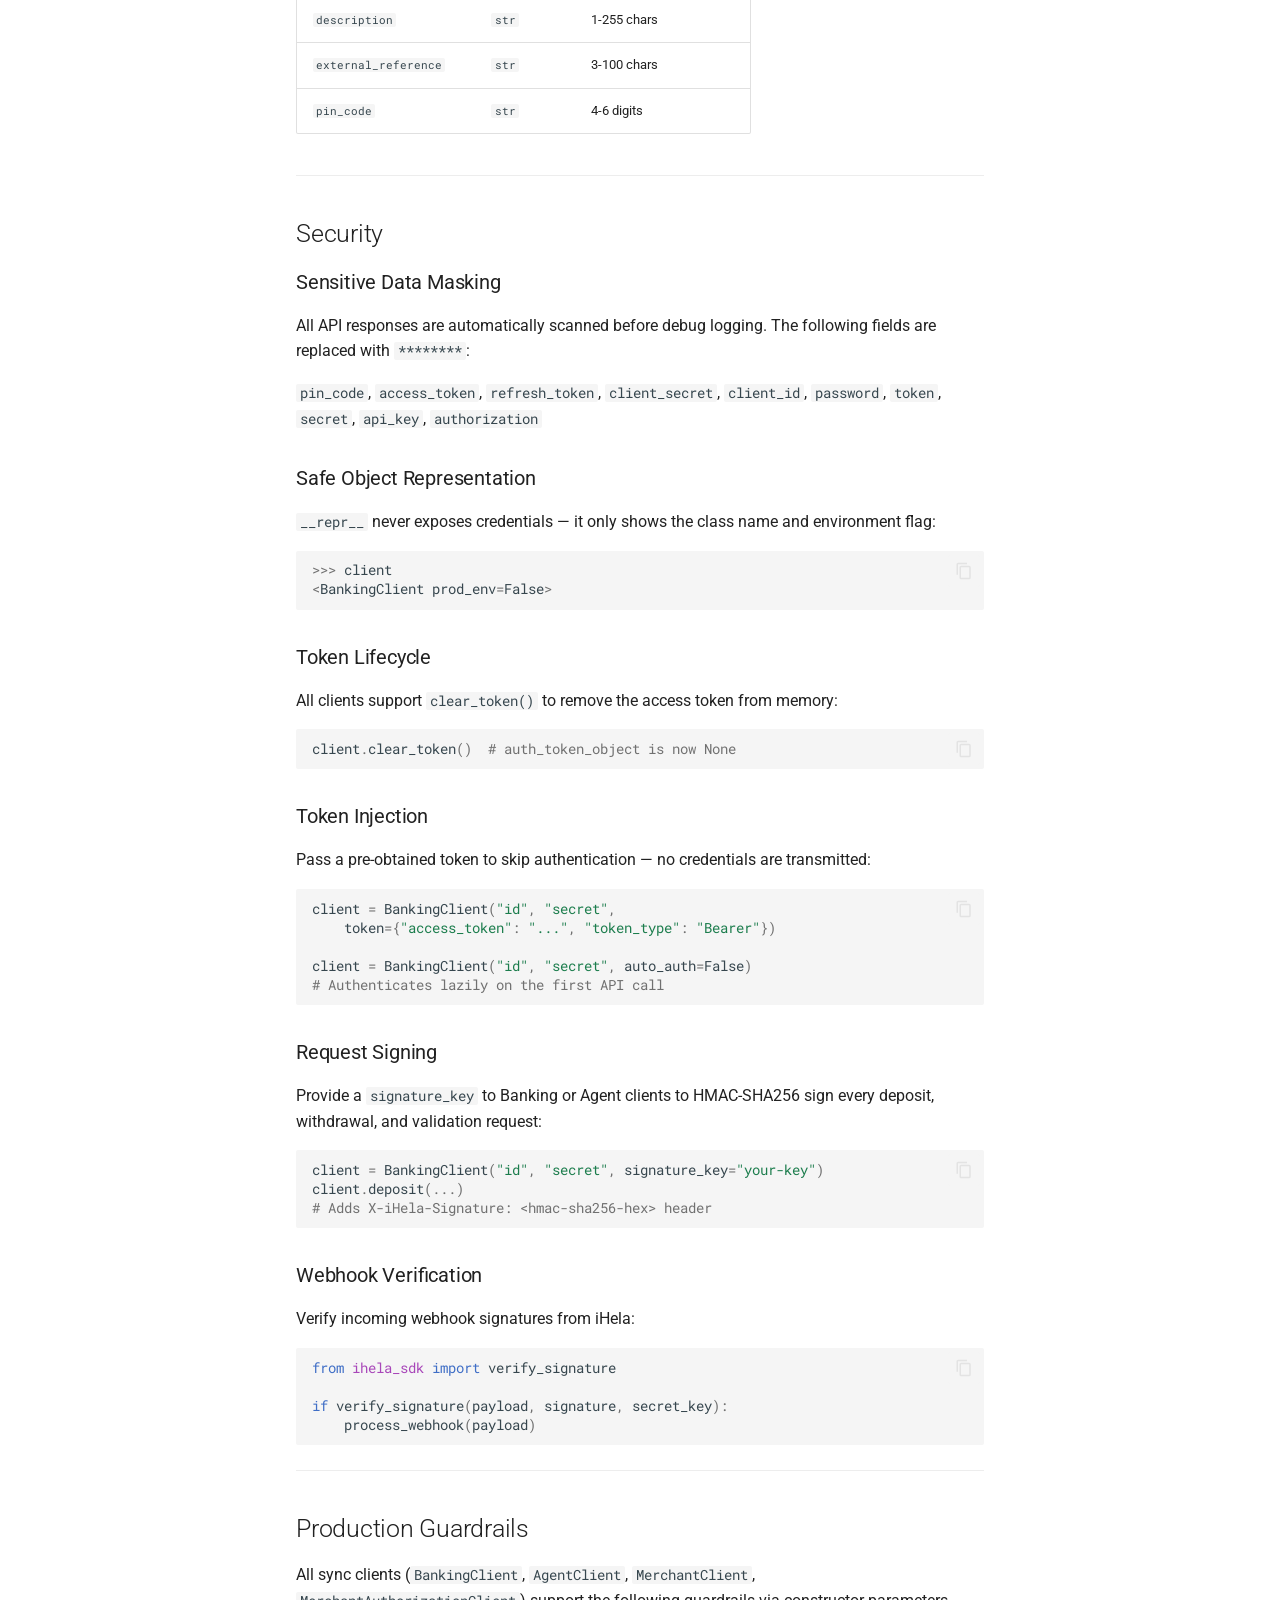
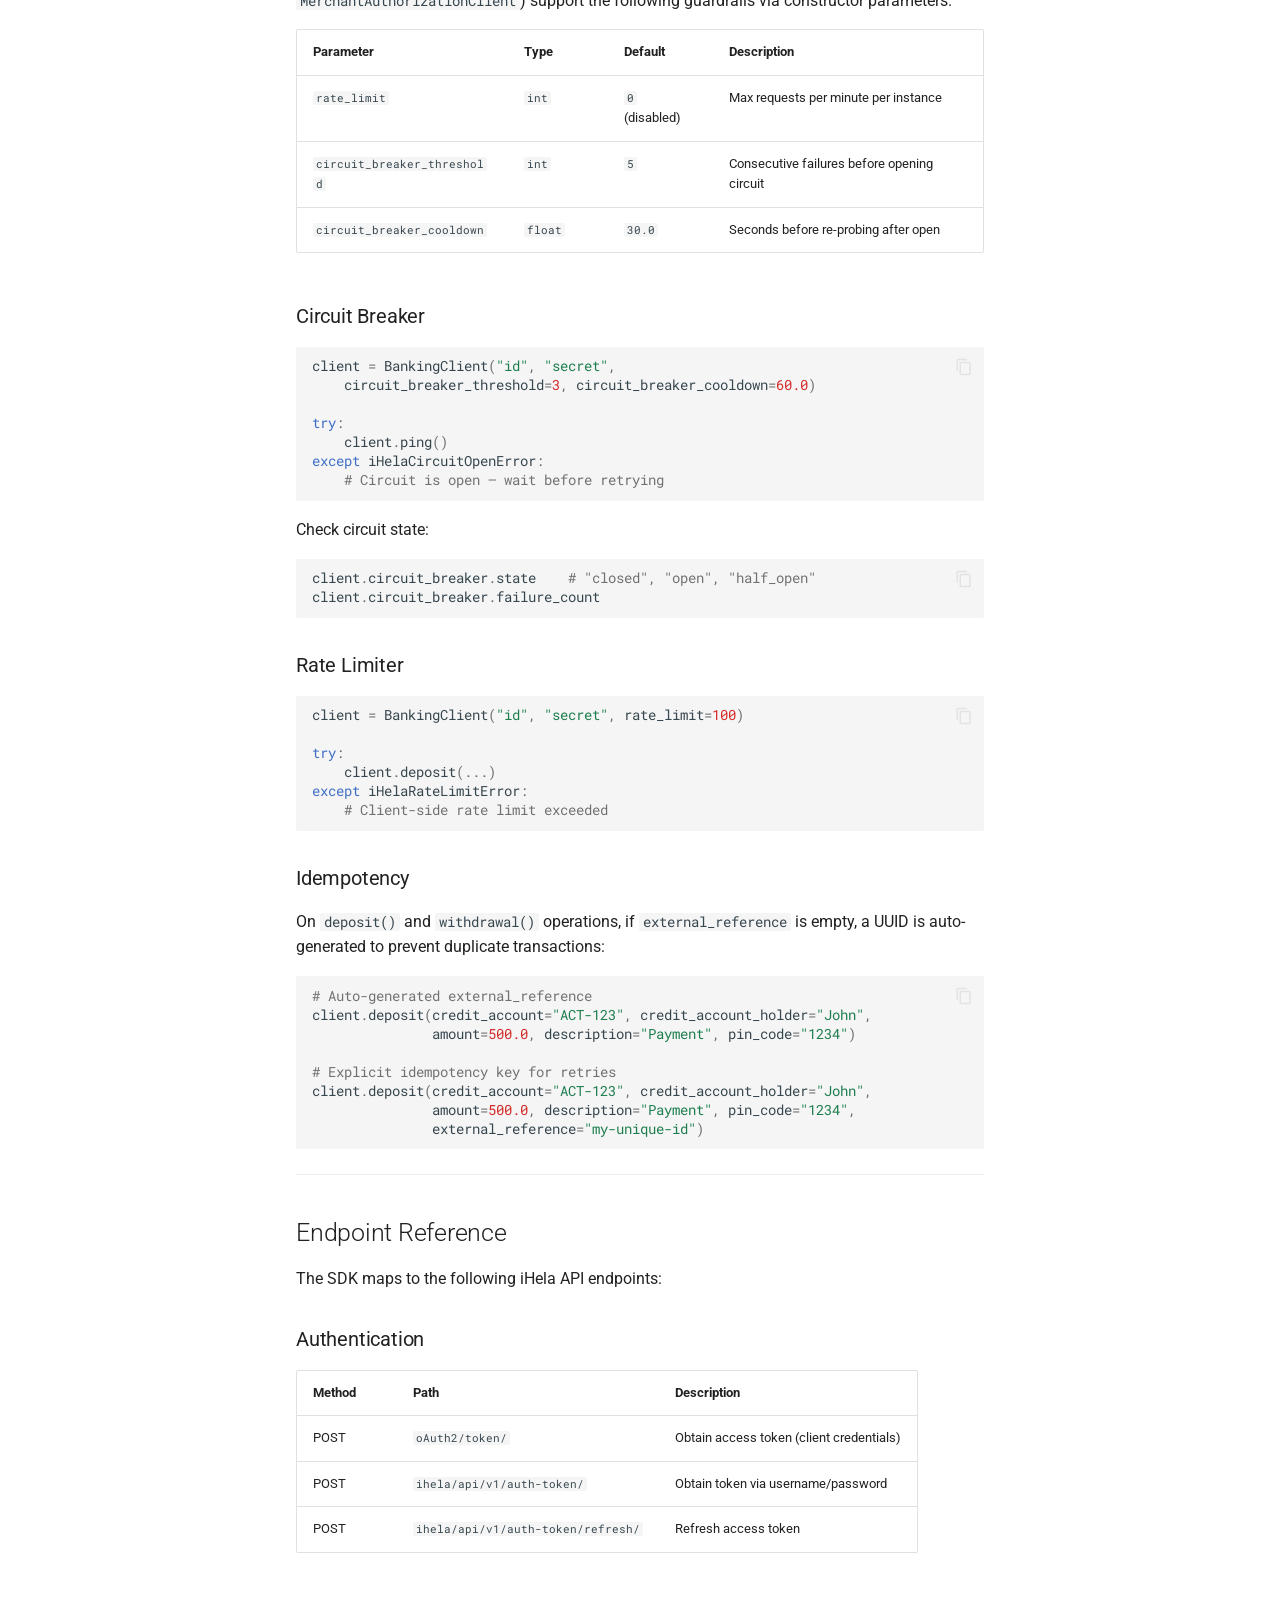
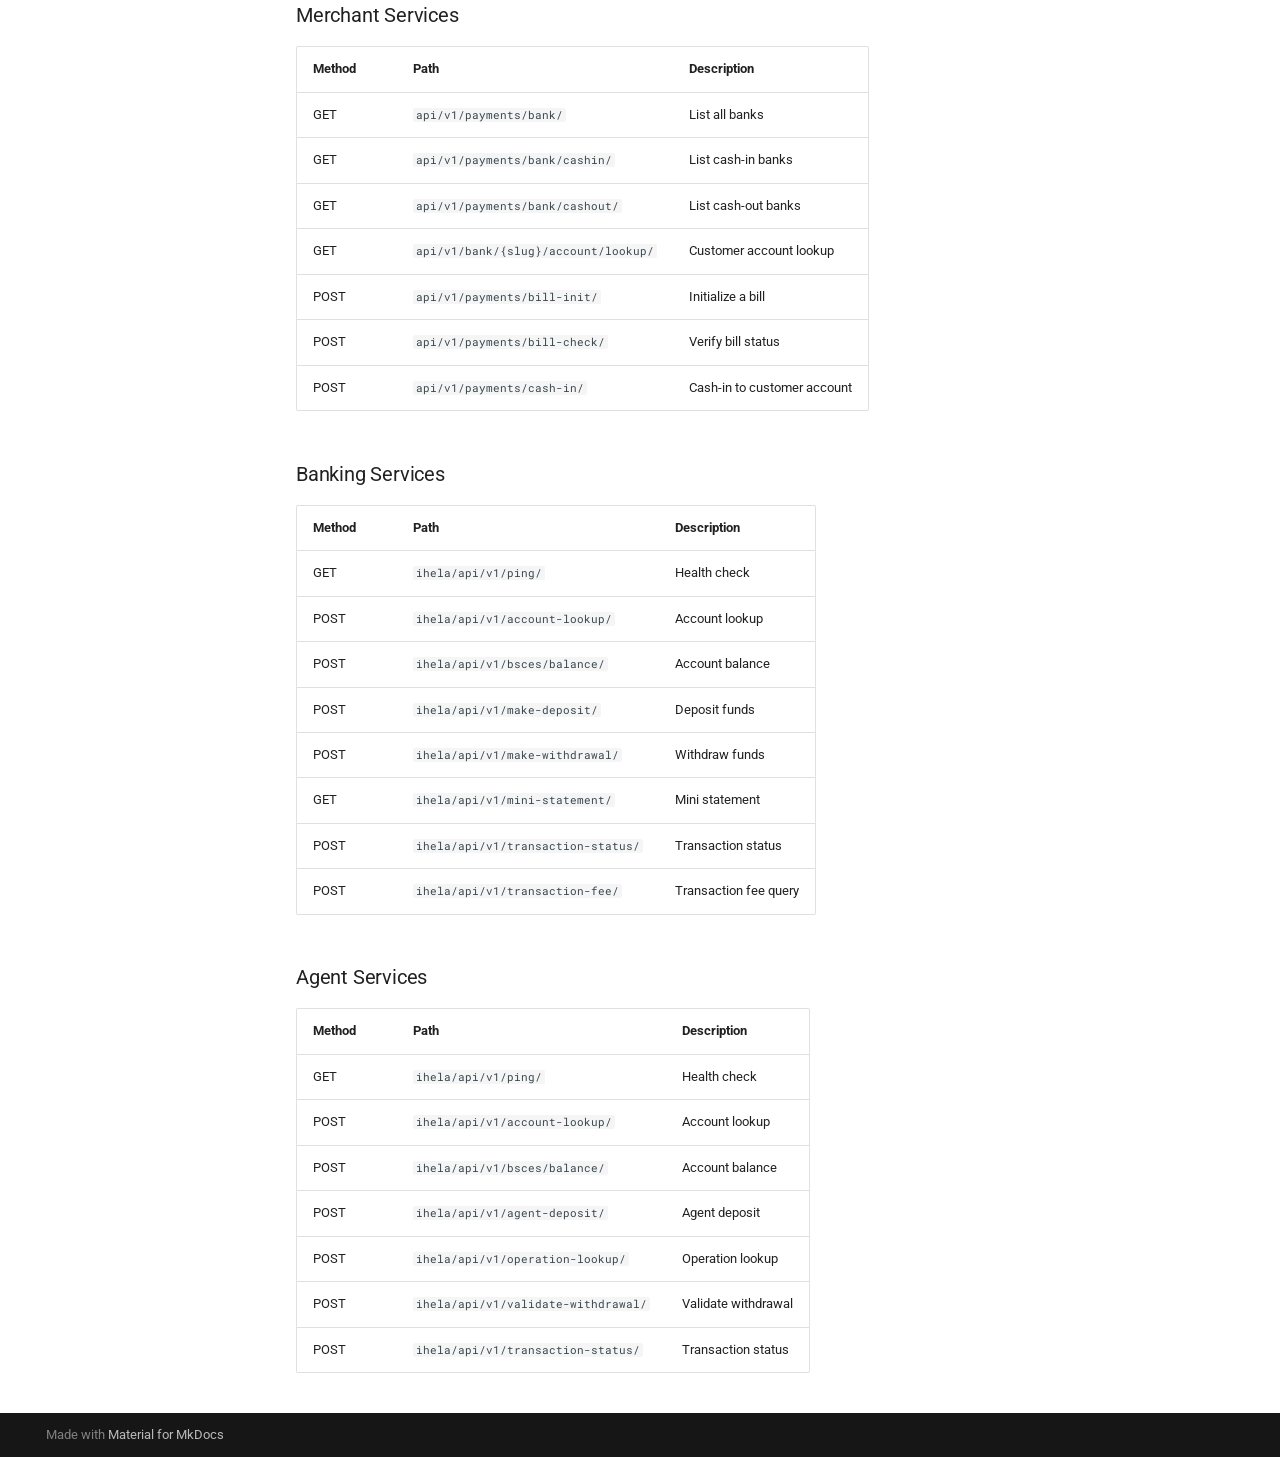
<file: api/index.html>
<!doctype html>
<html lang="en" class="no-js">
  <head>
    
      <meta charset="utf-8">
      <meta name="viewport" content="width=device-width,initial-scale=1">
      
      
      
        <link rel="canonical" href="https://UbuhingaVizion.github.io/ihela-sdk/api/">
      
      
        <link rel="prev" href="../getting-started/">
      
      
        <link rel="next" href="../authentication/">
      
      
        
      
      
      <link rel="icon" href="../assets/images/favicon.png">
      <meta name="generator" content="mkdocs-1.6.1, mkdocs-material-9.7.6">
    
    
      
        <title>API Reference - iHela SDK</title>
      
    
    
      <link rel="stylesheet" href="../assets/stylesheets/main.484c7ddc.min.css">
      
        
        <link rel="stylesheet" href="../assets/stylesheets/palette.ab4e12ef.min.css">
      
      


    
    
      
    
    
      
        
        
        <link rel="preconnect" href="https://fonts.gstatic.com" crossorigin>
        <link rel="stylesheet" href="https://fonts.googleapis.com/css?family=Roboto:300,300i,400,400i,700,700i%7CRoboto+Mono:400,400i,700,700i&display=fallback">
        <style>:root{--md-text-font:"Roboto";--md-code-font:"Roboto Mono"}</style>
      
    
    
      <link rel="stylesheet" href="../stylesheets/extra.css">
    
    <script>__md_scope=new URL("..",location),__md_hash=e=>[...e].reduce(((e,_)=>(e<<5)-e+_.charCodeAt(0)),0),__md_get=(e,_=localStorage,t=__md_scope)=>JSON.parse(_.getItem(t.pathname+"."+e)),__md_set=(e,_,t=localStorage,a=__md_scope)=>{try{t.setItem(a.pathname+"."+e,JSON.stringify(_))}catch(e){}}</script>
    
      

    
    
  </head>
  
  
    
    
      
    
    
    
    
    <body dir="ltr" data-md-color-scheme="default" data-md-color-primary="custom" data-md-color-accent="custom">
  
    
    <input class="md-toggle" data-md-toggle="drawer" type="checkbox" id="__drawer" autocomplete="off">
    <input class="md-toggle" data-md-toggle="search" type="checkbox" id="__search" autocomplete="off">
    <label class="md-overlay" for="__drawer"></label>
    <div data-md-component="skip">
      
        
        <a href="#api-reference" class="md-skip">
          Skip to content
        </a>
      
    </div>
    <div data-md-component="announce">
      
    </div>
    
    
      

<header class="md-header" data-md-component="header">
  <nav class="md-header__inner md-grid" aria-label="Header">
    <a href=".." title="iHela SDK" class="md-header__button md-logo" aria-label="iHela SDK" data-md-component="logo">
      
  
  <svg xmlns="http://www.w3.org/2000/svg" viewBox="0 0 24 24"><path d="M12 8a3 3 0 0 0 3-3 3 3 0 0 0-3-3 3 3 0 0 0-3 3 3 3 0 0 0 3 3m0 3.54C9.64 9.35 6.5 8 3 8v11c3.5 0 6.64 1.35 9 3.54 2.36-2.19 5.5-3.54 9-3.54V8c-3.5 0-6.64 1.35-9 3.54"/></svg>

    </a>
    <label class="md-header__button md-icon" for="__drawer">
      
      <svg xmlns="http://www.w3.org/2000/svg" viewBox="0 0 24 24"><path d="M3 6h18v2H3zm0 5h18v2H3zm0 5h18v2H3z"/></svg>
    </label>
    <div class="md-header__title" data-md-component="header-title">
      <div class="md-header__ellipsis">
        <div class="md-header__topic">
          <span class="md-ellipsis">
            iHela SDK
          </span>
        </div>
        <div class="md-header__topic" data-md-component="header-topic">
          <span class="md-ellipsis">
            
              API Reference
            
          </span>
        </div>
      </div>
    </div>
    
      
        <form class="md-header__option" data-md-component="palette">
  
    
    
    
    <input class="md-option" data-md-color-media="" data-md-color-scheme="default" data-md-color-primary="custom" data-md-color-accent="custom"  aria-label="Switch to dark mode"  type="radio" name="__palette" id="__palette_0">
    
      <label class="md-header__button md-icon" title="Switch to dark mode" for="__palette_1" hidden>
        <svg xmlns="http://www.w3.org/2000/svg" viewBox="0 0 24 24"><path d="M12 8a4 4 0 0 0-4 4 4 4 0 0 0 4 4 4 4 0 0 0 4-4 4 4 0 0 0-4-4m0 10a6 6 0 0 1-6-6 6 6 0 0 1 6-6 6 6 0 0 1 6 6 6 6 0 0 1-6 6m8-9.31V4h-4.69L12 .69 8.69 4H4v4.69L.69 12 4 15.31V20h4.69L12 23.31 15.31 20H20v-4.69L23.31 12z"/></svg>
      </label>
    
  
    
    
    
    <input class="md-option" data-md-color-media="" data-md-color-scheme="slate" data-md-color-primary="custom" data-md-color-accent="custom"  aria-label="Switch to light mode"  type="radio" name="__palette" id="__palette_1">
    
      <label class="md-header__button md-icon" title="Switch to light mode" for="__palette_0" hidden>
        <svg xmlns="http://www.w3.org/2000/svg" viewBox="0 0 24 24"><path d="M12 18c-.89 0-1.74-.2-2.5-.55C11.56 16.5 13 14.42 13 12s-1.44-4.5-3.5-5.45C10.26 6.2 11.11 6 12 6a6 6 0 0 1 6 6 6 6 0 0 1-6 6m8-9.31V4h-4.69L12 .69 8.69 4H4v4.69L.69 12 4 15.31V20h4.69L12 23.31 15.31 20H20v-4.69L23.31 12z"/></svg>
      </label>
    
  
</form>
      
    
    
      <script>var palette=__md_get("__palette");if(palette&&palette.color){if("(prefers-color-scheme)"===palette.color.media){var media=matchMedia("(prefers-color-scheme: light)"),input=document.querySelector(media.matches?"[data-md-color-media='(prefers-color-scheme: light)']":"[data-md-color-media='(prefers-color-scheme: dark)']");palette.color.media=input.getAttribute("data-md-color-media"),palette.color.scheme=input.getAttribute("data-md-color-scheme"),palette.color.primary=input.getAttribute("data-md-color-primary"),palette.color.accent=input.getAttribute("data-md-color-accent")}for(var[key,value]of Object.entries(palette.color))document.body.setAttribute("data-md-color-"+key,value)}</script>
    
    
    
      
      
        <label class="md-header__button md-icon" for="__search">
          
          <svg xmlns="http://www.w3.org/2000/svg" viewBox="0 0 24 24"><path d="M9.5 3A6.5 6.5 0 0 1 16 9.5c0 1.61-.59 3.09-1.56 4.23l.27.27h.79l5 5-1.5 1.5-5-5v-.79l-.27-.27A6.52 6.52 0 0 1 9.5 16 6.5 6.5 0 0 1 3 9.5 6.5 6.5 0 0 1 9.5 3m0 2C7 5 5 7 5 9.5S7 14 9.5 14 14 12 14 9.5 12 5 9.5 5"/></svg>
        </label>
        <div class="md-search" data-md-component="search" role="dialog">
  <label class="md-search__overlay" for="__search"></label>
  <div class="md-search__inner" role="search">
    <form class="md-search__form" name="search">
      <input type="text" class="md-search__input" name="query" aria-label="Search" placeholder="Search" autocapitalize="off" autocorrect="off" autocomplete="off" spellcheck="false" data-md-component="search-query" required>
      <label class="md-search__icon md-icon" for="__search">
        
        <svg xmlns="http://www.w3.org/2000/svg" viewBox="0 0 24 24"><path d="M9.5 3A6.5 6.5 0 0 1 16 9.5c0 1.61-.59 3.09-1.56 4.23l.27.27h.79l5 5-1.5 1.5-5-5v-.79l-.27-.27A6.52 6.52 0 0 1 9.5 16 6.5 6.5 0 0 1 3 9.5 6.5 6.5 0 0 1 9.5 3m0 2C7 5 5 7 5 9.5S7 14 9.5 14 14 12 14 9.5 12 5 9.5 5"/></svg>
        
        <svg xmlns="http://www.w3.org/2000/svg" viewBox="0 0 24 24"><path d="M20 11v2H8l5.5 5.5-1.42 1.42L4.16 12l7.92-7.92L13.5 5.5 8 11z"/></svg>
      </label>
      <nav class="md-search__options" aria-label="Search">
        
        <button type="reset" class="md-search__icon md-icon" title="Clear" aria-label="Clear" tabindex="-1">
          
          <svg xmlns="http://www.w3.org/2000/svg" viewBox="0 0 24 24"><path d="M19 6.41 17.59 5 12 10.59 6.41 5 5 6.41 10.59 12 5 17.59 6.41 19 12 13.41 17.59 19 19 17.59 13.41 12z"/></svg>
        </button>
      </nav>
      
        <div class="md-search__suggest" data-md-component="search-suggest"></div>
      
    </form>
    <div class="md-search__output">
      <div class="md-search__scrollwrap" tabindex="0" data-md-scrollfix>
        <div class="md-search-result" data-md-component="search-result">
          <div class="md-search-result__meta">
            Initializing search
          </div>
          <ol class="md-search-result__list" role="presentation"></ol>
        </div>
      </div>
    </div>
  </div>
</div>
      
    
    
      <div class="md-header__source">
        <a href="https://github.com/UbuhingaVizion/ihela-sdk" title="Go to repository" class="md-source" data-md-component="source">
  <div class="md-source__icon md-icon">
    
    <svg xmlns="http://www.w3.org/2000/svg" viewBox="0 0 448 512"><!--! Font Awesome Free 7.1.0 by @fontawesome - https://fontawesome.com License - https://fontawesome.com/license/free (Icons: CC BY 4.0, Fonts: SIL OFL 1.1, Code: MIT License) Copyright 2025 Fonticons, Inc.--><path d="M439.6 236.1 244 40.5c-5.4-5.5-12.8-8.5-20.4-8.5s-15 3-20.4 8.4L162.5 81l51.5 51.5c27.1-9.1 52.7 16.8 43.4 43.7l49.7 49.7c34.2-11.8 61.2 31 35.5 56.7-26.5 26.5-70.2-2.9-56-37.3L240.3 199v121.9c25.3 12.5 22.3 41.8 9.1 55-6.4 6.4-15.2 10.1-24.3 10.1s-17.8-3.6-24.3-10.1c-17.6-17.6-11.1-46.9 11.2-56v-123c-20.8-8.5-24.6-30.7-18.6-45L142.6 101 8.5 235.1C3 240.6 0 247.9 0 255.5s3 15 8.5 20.4l195.6 195.7c5.4 5.4 12.7 8.4 20.4 8.4s15-3 20.4-8.4l194.7-194.7c5.4-5.4 8.4-12.8 8.4-20.4s-3-15-8.4-20.4"/></svg>
  </div>
  <div class="md-source__repository">
    UbuhingaVizion/ihela-sdk
  </div>
</a>
      </div>
    
  </nav>
  
</header>
    
    <div class="md-container" data-md-component="container">
      
      
        
          
            
<nav class="md-tabs" aria-label="Tabs" data-md-component="tabs">
  <div class="md-grid">
    <ul class="md-tabs__list">
      
        
  
  
  
  
    <li class="md-tabs__item">
      <a href=".." class="md-tabs__link">
        
  
  
    
  
  Home

      </a>
    </li>
  

      
        
  
  
  
  
    <li class="md-tabs__item">
      <a href="../getting-started/" class="md-tabs__link">
        
  
  
    
  
  Getting Started

      </a>
    </li>
  

      
        
  
  
  
    
  
  
    <li class="md-tabs__item md-tabs__item--active">
      <a href="./" class="md-tabs__link">
        
  
  
    
  
  API Reference

      </a>
    </li>
  

      
        
  
  
  
  
    <li class="md-tabs__item">
      <a href="../authentication/" class="md-tabs__link">
        
  
  
    
  
  Authentication

      </a>
    </li>
  

      
    </ul>
  </div>
</nav>
          
        
      
      <main class="md-main" data-md-component="main">
        <div class="md-main__inner md-grid">
          
            
              
              <div class="md-sidebar md-sidebar--primary" data-md-component="sidebar" data-md-type="navigation" >
                <div class="md-sidebar__scrollwrap">
                  <div class="md-sidebar__inner">
                    


  


<nav class="md-nav md-nav--primary md-nav--lifted" aria-label="Navigation" data-md-level="0">
  <label class="md-nav__title" for="__drawer">
    <a href=".." title="iHela SDK" class="md-nav__button md-logo" aria-label="iHela SDK" data-md-component="logo">
      
  
  <svg xmlns="http://www.w3.org/2000/svg" viewBox="0 0 24 24"><path d="M12 8a3 3 0 0 0 3-3 3 3 0 0 0-3-3 3 3 0 0 0-3 3 3 3 0 0 0 3 3m0 3.54C9.64 9.35 6.5 8 3 8v11c3.5 0 6.64 1.35 9 3.54 2.36-2.19 5.5-3.54 9-3.54V8c-3.5 0-6.64 1.35-9 3.54"/></svg>

    </a>
    iHela SDK
  </label>
  
    <div class="md-nav__source">
      <a href="https://github.com/UbuhingaVizion/ihela-sdk" title="Go to repository" class="md-source" data-md-component="source">
  <div class="md-source__icon md-icon">
    
    <svg xmlns="http://www.w3.org/2000/svg" viewBox="0 0 448 512"><!--! Font Awesome Free 7.1.0 by @fontawesome - https://fontawesome.com License - https://fontawesome.com/license/free (Icons: CC BY 4.0, Fonts: SIL OFL 1.1, Code: MIT License) Copyright 2025 Fonticons, Inc.--><path d="M439.6 236.1 244 40.5c-5.4-5.5-12.8-8.5-20.4-8.5s-15 3-20.4 8.4L162.5 81l51.5 51.5c27.1-9.1 52.7 16.8 43.4 43.7l49.7 49.7c34.2-11.8 61.2 31 35.5 56.7-26.5 26.5-70.2-2.9-56-37.3L240.3 199v121.9c25.3 12.5 22.3 41.8 9.1 55-6.4 6.4-15.2 10.1-24.3 10.1s-17.8-3.6-24.3-10.1c-17.6-17.6-11.1-46.9 11.2-56v-123c-20.8-8.5-24.6-30.7-18.6-45L142.6 101 8.5 235.1C3 240.6 0 247.9 0 255.5s3 15 8.5 20.4l195.6 195.7c5.4 5.4 12.7 8.4 20.4 8.4s15-3 20.4-8.4l194.7-194.7c5.4-5.4 8.4-12.8 8.4-20.4s-3-15-8.4-20.4"/></svg>
  </div>
  <div class="md-source__repository">
    UbuhingaVizion/ihela-sdk
  </div>
</a>
    </div>
  
  <ul class="md-nav__list" data-md-scrollfix>
    
      
      
  
  
  
  
    <li class="md-nav__item">
      <a href=".." class="md-nav__link">
        
  
  
  <span class="md-ellipsis">
    
  
    Home
  

    
  </span>
  
  

      </a>
    </li>
  

    
      
      
  
  
  
  
    <li class="md-nav__item">
      <a href="../getting-started/" class="md-nav__link">
        
  
  
  <span class="md-ellipsis">
    
  
    Getting Started
  

    
  </span>
  
  

      </a>
    </li>
  

    
      
      
  
  
    
  
  
  
    <li class="md-nav__item md-nav__item--active">
      
      <input class="md-nav__toggle md-toggle" type="checkbox" id="__toc">
      
      
        
      
      
        <label class="md-nav__link md-nav__link--active" for="__toc">
          
  
  
  <span class="md-ellipsis">
    
  
    API Reference
  

    
  </span>
  
  

          <span class="md-nav__icon md-icon"></span>
        </label>
      
      <a href="./" class="md-nav__link md-nav__link--active">
        
  
  
  <span class="md-ellipsis">
    
  
    API Reference
  

    
  </span>
  
  

      </a>
      
        

<nav class="md-nav md-nav--secondary" aria-label="Table of contents">
  
  
  
    
  
  
    <label class="md-nav__title" for="__toc">
      <span class="md-nav__icon md-icon"></span>
      Table of contents
    </label>
    <ul class="md-nav__list" data-md-component="toc" data-md-scrollfix>
      
        <li class="md-nav__item">
  <a href="#merchantclient" class="md-nav__link">
    <span class="md-ellipsis">
      
        MerchantClient
      
    </span>
  </a>
  
    <nav class="md-nav" aria-label="MerchantClient">
      <ul class="md-nav__list">
        
          <li class="md-nav__item">
  <a href="#customer_lookupbank_slug-customer_idnone-account_numbernone" class="md-nav__link">
    <span class="md-ellipsis">
      
        customer_lookup(bank_slug, customer_id=None, account_number=None)
      
    </span>
  </a>
  
</li>
        
          <li class="md-nav__item">
  <a href="#init_billamount-user-description-reference-banknone-bank_client_idnone-redirect_urinone-pin_codenone-merchant_descriptionnone-payment_product_idnone" class="md-nav__link">
    <span class="md-ellipsis">
      
        init_bill(amount, user, description, reference, *, bank=None, bank_client_id=None, redirect_uri=None, pin_code=None, merchant_description=None, payment_product_id=None)
      
    </span>
  </a>
  
</li>
        
          <li class="md-nav__item">
  <a href="#verify_billbill_code-merchant_reference-pin_code" class="md-nav__link">
    <span class="md-ellipsis">
      
        verify_bill(bill_code, merchant_reference, pin_code)
      
    </span>
  </a>
  
</li>
        
          <li class="md-nav__item">
  <a href="#cashin_clientbank_slug-account-amount-merchant_reference-description-pin_codenone-credit_account_holdernone-currencybif" class="md-nav__link">
    <span class="md-ellipsis">
      
        cashin_client(bank_slug, account, amount, merchant_reference, description, *, pin_code=None, credit_account_holder=None, currency="BIF")
      
    </span>
  </a>
  
</li>
        
          <li class="md-nav__item">
  <a href="#get_bank_list" class="md-nav__link">
    <span class="md-ellipsis">
      
        get_bank_list()
      
    </span>
  </a>
  
</li>
        
          <li class="md-nav__item">
  <a href="#get_cashin_bank_list-get_cashout_bank_list" class="md-nav__link">
    <span class="md-ellipsis">
      
        get_cashin_bank_list() / get_cashout_bank_list()
      
    </span>
  </a>
  
</li>
        
          <li class="md-nav__item">
  <a href="#properties" class="md-nav__link">
    <span class="md-ellipsis">
      
        Properties
      
    </span>
  </a>
  
</li>
        
      </ul>
    </nav>
  
</li>
      
        <li class="md-nav__item">
  <a href="#bankingclient" class="md-nav__link">
    <span class="md-ellipsis">
      
        BankingClient
      
    </span>
  </a>
  
    <nav class="md-nav" aria-label="BankingClient">
      <ul class="md-nav__list">
        
          <li class="md-nav__item">
  <a href="#ping" class="md-nav__link">
    <span class="md-ellipsis">
      
        ping()
      
    </span>
  </a>
  
</li>
        
          <li class="md-nav__item">
  <a href="#request_tokenusername-password" class="md-nav__link">
    <span class="md-ellipsis">
      
        request_token(username, password)
      
    </span>
  </a>
  
</li>
        
          <li class="md-nav__item">
  <a href="#account_lookupaccount_number" class="md-nav__link">
    <span class="md-ellipsis">
      
        account_lookup(account_number)
      
    </span>
  </a>
  
</li>
        
          <li class="md-nav__item">
  <a href="#account_balanceaccount_number" class="md-nav__link">
    <span class="md-ellipsis">
      
        account_balance(account_number)
      
    </span>
  </a>
  
</li>
        
          <li class="md-nav__item">
  <a href="#depositcredit_account-credit_account_holder-amount-description-external_reference-pin_code-external_code" class="md-nav__link">
    <span class="md-ellipsis">
      
        deposit(credit_account, credit_account_holder, amount, description, external_reference, pin_code, external_code="")
      
    </span>
  </a>
  
</li>
        
          <li class="md-nav__item">
  <a href="#withdrawaldebit_account-debit_account_holder-amount-description-external_reference-pin_code" class="md-nav__link">
    <span class="md-ellipsis">
      
        withdrawal(debit_account, debit_account_holder, amount, description, external_reference, pin_code)
      
    </span>
  </a>
  
</li>
        
          <li class="md-nav__item">
  <a href="#statementaccount_number" class="md-nav__link">
    <span class="md-ellipsis">
      
        statement(account_number)
      
    </span>
  </a>
  
</li>
        
          <li class="md-nav__item">
  <a href="#transaction_statusexternal_reference-reference" class="md-nav__link">
    <span class="md-ellipsis">
      
        transaction_status(external_reference, reference)
      
    </span>
  </a>
  
</li>
        
          <li class="md-nav__item">
  <a href="#transaction_feecurrency-operation_type-amount" class="md-nav__link">
    <span class="md-ellipsis">
      
        transaction_fee(currency, operation_type, amount)
      
    </span>
  </a>
  
</li>
        
          <li class="md-nav__item">
  <a href="#token-management" class="md-nav__link">
    <span class="md-ellipsis">
      
        Token Management
      
    </span>
  </a>
  
</li>
        
      </ul>
    </nav>
  
</li>
      
        <li class="md-nav__item">
  <a href="#agentclient" class="md-nav__link">
    <span class="md-ellipsis">
      
        AgentClient
      
    </span>
  </a>
  
    <nav class="md-nav" aria-label="AgentClient">
      <ul class="md-nav__list">
        
          <li class="md-nav__item">
  <a href="#ping_1" class="md-nav__link">
    <span class="md-ellipsis">
      
        ping()
      
    </span>
  </a>
  
</li>
        
          <li class="md-nav__item">
  <a href="#request_tokenusername-password_1" class="md-nav__link">
    <span class="md-ellipsis">
      
        request_token(username, password)
      
    </span>
  </a>
  
</li>
        
          <li class="md-nav__item">
  <a href="#account_lookupaccount_number-account_balanceaccount_number" class="md-nav__link">
    <span class="md-ellipsis">
      
        account_lookup(account_number) / account_balance(account_number)
      
    </span>
  </a>
  
</li>
        
          <li class="md-nav__item">
  <a href="#depositcredit_account-credit_account_holder-amount-description-external_reference-pin_code-external_code_1" class="md-nav__link">
    <span class="md-ellipsis">
      
        deposit(credit_account, credit_account_holder, amount, description, external_reference, pin_code, external_code="")
      
    </span>
  </a>
  
</li>
        
          <li class="md-nav__item">
  <a href="#operation_lookupoperation_code-amount" class="md-nav__link">
    <span class="md-ellipsis">
      
        operation_lookup(operation_code, amount)
      
    </span>
  </a>
  
</li>
        
          <li class="md-nav__item">
  <a href="#validate_withdrawalexternal_reference-pin_code-agent_code-amount-external_code-validation_operation_code" class="md-nav__link">
    <span class="md-ellipsis">
      
        validate_withdrawal(external_reference, pin_code, agent_code, amount, external_code, validation_operation_code)
      
    </span>
  </a>
  
</li>
        
          <li class="md-nav__item">
  <a href="#transaction_statusexternal_reference-reference_1" class="md-nav__link">
    <span class="md-ellipsis">
      
        transaction_status(external_reference, reference)
      
    </span>
  </a>
  
</li>
        
      </ul>
    </nav>
  
</li>
      
        <li class="md-nav__item">
  <a href="#async-clients" class="md-nav__link">
    <span class="md-ellipsis">
      
        Async Clients
      
    </span>
  </a>
  
</li>
      
        <li class="md-nav__item">
  <a href="#pydantic-models" class="md-nav__link">
    <span class="md-ellipsis">
      
        Pydantic Models
      
    </span>
  </a>
  
    <nav class="md-nav" aria-label="Pydantic Models">
      <ul class="md-nav__list">
        
          <li class="md-nav__item">
  <a href="#depositpayload" class="md-nav__link">
    <span class="md-ellipsis">
      
        DepositPayload
      
    </span>
  </a>
  
</li>
        
          <li class="md-nav__item">
  <a href="#withdrawalpayload" class="md-nav__link">
    <span class="md-ellipsis">
      
        WithdrawalPayload
      
    </span>
  </a>
  
</li>
        
      </ul>
    </nav>
  
</li>
      
        <li class="md-nav__item">
  <a href="#security" class="md-nav__link">
    <span class="md-ellipsis">
      
        Security
      
    </span>
  </a>
  
    <nav class="md-nav" aria-label="Security">
      <ul class="md-nav__list">
        
          <li class="md-nav__item">
  <a href="#sensitive-data-masking" class="md-nav__link">
    <span class="md-ellipsis">
      
        Sensitive Data Masking
      
    </span>
  </a>
  
</li>
        
          <li class="md-nav__item">
  <a href="#safe-object-representation" class="md-nav__link">
    <span class="md-ellipsis">
      
        Safe Object Representation
      
    </span>
  </a>
  
</li>
        
          <li class="md-nav__item">
  <a href="#token-lifecycle" class="md-nav__link">
    <span class="md-ellipsis">
      
        Token Lifecycle
      
    </span>
  </a>
  
</li>
        
          <li class="md-nav__item">
  <a href="#token-injection" class="md-nav__link">
    <span class="md-ellipsis">
      
        Token Injection
      
    </span>
  </a>
  
</li>
        
          <li class="md-nav__item">
  <a href="#request-signing" class="md-nav__link">
    <span class="md-ellipsis">
      
        Request Signing
      
    </span>
  </a>
  
</li>
        
          <li class="md-nav__item">
  <a href="#webhook-verification" class="md-nav__link">
    <span class="md-ellipsis">
      
        Webhook Verification
      
    </span>
  </a>
  
</li>
        
      </ul>
    </nav>
  
</li>
      
        <li class="md-nav__item">
  <a href="#production-guardrails" class="md-nav__link">
    <span class="md-ellipsis">
      
        Production Guardrails
      
    </span>
  </a>
  
    <nav class="md-nav" aria-label="Production Guardrails">
      <ul class="md-nav__list">
        
          <li class="md-nav__item">
  <a href="#circuit-breaker" class="md-nav__link">
    <span class="md-ellipsis">
      
        Circuit Breaker
      
    </span>
  </a>
  
</li>
        
          <li class="md-nav__item">
  <a href="#rate-limiter" class="md-nav__link">
    <span class="md-ellipsis">
      
        Rate Limiter
      
    </span>
  </a>
  
</li>
        
          <li class="md-nav__item">
  <a href="#idempotency" class="md-nav__link">
    <span class="md-ellipsis">
      
        Idempotency
      
    </span>
  </a>
  
</li>
        
      </ul>
    </nav>
  
</li>
      
        <li class="md-nav__item">
  <a href="#endpoint-reference" class="md-nav__link">
    <span class="md-ellipsis">
      
        Endpoint Reference
      
    </span>
  </a>
  
    <nav class="md-nav" aria-label="Endpoint Reference">
      <ul class="md-nav__list">
        
          <li class="md-nav__item">
  <a href="#authentication" class="md-nav__link">
    <span class="md-ellipsis">
      
        Authentication
      
    </span>
  </a>
  
</li>
        
          <li class="md-nav__item">
  <a href="#merchant-services" class="md-nav__link">
    <span class="md-ellipsis">
      
        Merchant Services
      
    </span>
  </a>
  
</li>
        
          <li class="md-nav__item">
  <a href="#banking-services" class="md-nav__link">
    <span class="md-ellipsis">
      
        Banking Services
      
    </span>
  </a>
  
</li>
        
          <li class="md-nav__item">
  <a href="#agent-services" class="md-nav__link">
    <span class="md-ellipsis">
      
        Agent Services
      
    </span>
  </a>
  
</li>
        
      </ul>
    </nav>
  
</li>
      
    </ul>
  
</nav>
      
    </li>
  

    
      
      
  
  
  
  
    <li class="md-nav__item">
      <a href="../authentication/" class="md-nav__link">
        
  
  
  <span class="md-ellipsis">
    
  
    Authentication
  

    
  </span>
  
  

      </a>
    </li>
  

    
  </ul>
</nav>
                  </div>
                </div>
              </div>
            
            
              
              <div class="md-sidebar md-sidebar--secondary" data-md-component="sidebar" data-md-type="toc" >
                <div class="md-sidebar__scrollwrap">
                  <div class="md-sidebar__inner">
                    

<nav class="md-nav md-nav--secondary" aria-label="Table of contents">
  
  
  
    
  
  
    <label class="md-nav__title" for="__toc">
      <span class="md-nav__icon md-icon"></span>
      Table of contents
    </label>
    <ul class="md-nav__list" data-md-component="toc" data-md-scrollfix>
      
        <li class="md-nav__item">
  <a href="#merchantclient" class="md-nav__link">
    <span class="md-ellipsis">
      
        MerchantClient
      
    </span>
  </a>
  
    <nav class="md-nav" aria-label="MerchantClient">
      <ul class="md-nav__list">
        
          <li class="md-nav__item">
  <a href="#customer_lookupbank_slug-customer_idnone-account_numbernone" class="md-nav__link">
    <span class="md-ellipsis">
      
        customer_lookup(bank_slug, customer_id=None, account_number=None)
      
    </span>
  </a>
  
</li>
        
          <li class="md-nav__item">
  <a href="#init_billamount-user-description-reference-banknone-bank_client_idnone-redirect_urinone-pin_codenone-merchant_descriptionnone-payment_product_idnone" class="md-nav__link">
    <span class="md-ellipsis">
      
        init_bill(amount, user, description, reference, *, bank=None, bank_client_id=None, redirect_uri=None, pin_code=None, merchant_description=None, payment_product_id=None)
      
    </span>
  </a>
  
</li>
        
          <li class="md-nav__item">
  <a href="#verify_billbill_code-merchant_reference-pin_code" class="md-nav__link">
    <span class="md-ellipsis">
      
        verify_bill(bill_code, merchant_reference, pin_code)
      
    </span>
  </a>
  
</li>
        
          <li class="md-nav__item">
  <a href="#cashin_clientbank_slug-account-amount-merchant_reference-description-pin_codenone-credit_account_holdernone-currencybif" class="md-nav__link">
    <span class="md-ellipsis">
      
        cashin_client(bank_slug, account, amount, merchant_reference, description, *, pin_code=None, credit_account_holder=None, currency="BIF")
      
    </span>
  </a>
  
</li>
        
          <li class="md-nav__item">
  <a href="#get_bank_list" class="md-nav__link">
    <span class="md-ellipsis">
      
        get_bank_list()
      
    </span>
  </a>
  
</li>
        
          <li class="md-nav__item">
  <a href="#get_cashin_bank_list-get_cashout_bank_list" class="md-nav__link">
    <span class="md-ellipsis">
      
        get_cashin_bank_list() / get_cashout_bank_list()
      
    </span>
  </a>
  
</li>
        
          <li class="md-nav__item">
  <a href="#properties" class="md-nav__link">
    <span class="md-ellipsis">
      
        Properties
      
    </span>
  </a>
  
</li>
        
      </ul>
    </nav>
  
</li>
      
        <li class="md-nav__item">
  <a href="#bankingclient" class="md-nav__link">
    <span class="md-ellipsis">
      
        BankingClient
      
    </span>
  </a>
  
    <nav class="md-nav" aria-label="BankingClient">
      <ul class="md-nav__list">
        
          <li class="md-nav__item">
  <a href="#ping" class="md-nav__link">
    <span class="md-ellipsis">
      
        ping()
      
    </span>
  </a>
  
</li>
        
          <li class="md-nav__item">
  <a href="#request_tokenusername-password" class="md-nav__link">
    <span class="md-ellipsis">
      
        request_token(username, password)
      
    </span>
  </a>
  
</li>
        
          <li class="md-nav__item">
  <a href="#account_lookupaccount_number" class="md-nav__link">
    <span class="md-ellipsis">
      
        account_lookup(account_number)
      
    </span>
  </a>
  
</li>
        
          <li class="md-nav__item">
  <a href="#account_balanceaccount_number" class="md-nav__link">
    <span class="md-ellipsis">
      
        account_balance(account_number)
      
    </span>
  </a>
  
</li>
        
          <li class="md-nav__item">
  <a href="#depositcredit_account-credit_account_holder-amount-description-external_reference-pin_code-external_code" class="md-nav__link">
    <span class="md-ellipsis">
      
        deposit(credit_account, credit_account_holder, amount, description, external_reference, pin_code, external_code="")
      
    </span>
  </a>
  
</li>
        
          <li class="md-nav__item">
  <a href="#withdrawaldebit_account-debit_account_holder-amount-description-external_reference-pin_code" class="md-nav__link">
    <span class="md-ellipsis">
      
        withdrawal(debit_account, debit_account_holder, amount, description, external_reference, pin_code)
      
    </span>
  </a>
  
</li>
        
          <li class="md-nav__item">
  <a href="#statementaccount_number" class="md-nav__link">
    <span class="md-ellipsis">
      
        statement(account_number)
      
    </span>
  </a>
  
</li>
        
          <li class="md-nav__item">
  <a href="#transaction_statusexternal_reference-reference" class="md-nav__link">
    <span class="md-ellipsis">
      
        transaction_status(external_reference, reference)
      
    </span>
  </a>
  
</li>
        
          <li class="md-nav__item">
  <a href="#transaction_feecurrency-operation_type-amount" class="md-nav__link">
    <span class="md-ellipsis">
      
        transaction_fee(currency, operation_type, amount)
      
    </span>
  </a>
  
</li>
        
          <li class="md-nav__item">
  <a href="#token-management" class="md-nav__link">
    <span class="md-ellipsis">
      
        Token Management
      
    </span>
  </a>
  
</li>
        
      </ul>
    </nav>
  
</li>
      
        <li class="md-nav__item">
  <a href="#agentclient" class="md-nav__link">
    <span class="md-ellipsis">
      
        AgentClient
      
    </span>
  </a>
  
    <nav class="md-nav" aria-label="AgentClient">
      <ul class="md-nav__list">
        
          <li class="md-nav__item">
  <a href="#ping_1" class="md-nav__link">
    <span class="md-ellipsis">
      
        ping()
      
    </span>
  </a>
  
</li>
        
          <li class="md-nav__item">
  <a href="#request_tokenusername-password_1" class="md-nav__link">
    <span class="md-ellipsis">
      
        request_token(username, password)
      
    </span>
  </a>
  
</li>
        
          <li class="md-nav__item">
  <a href="#account_lookupaccount_number-account_balanceaccount_number" class="md-nav__link">
    <span class="md-ellipsis">
      
        account_lookup(account_number) / account_balance(account_number)
      
    </span>
  </a>
  
</li>
        
          <li class="md-nav__item">
  <a href="#depositcredit_account-credit_account_holder-amount-description-external_reference-pin_code-external_code_1" class="md-nav__link">
    <span class="md-ellipsis">
      
        deposit(credit_account, credit_account_holder, amount, description, external_reference, pin_code, external_code="")
      
    </span>
  </a>
  
</li>
        
          <li class="md-nav__item">
  <a href="#operation_lookupoperation_code-amount" class="md-nav__link">
    <span class="md-ellipsis">
      
        operation_lookup(operation_code, amount)
      
    </span>
  </a>
  
</li>
        
          <li class="md-nav__item">
  <a href="#validate_withdrawalexternal_reference-pin_code-agent_code-amount-external_code-validation_operation_code" class="md-nav__link">
    <span class="md-ellipsis">
      
        validate_withdrawal(external_reference, pin_code, agent_code, amount, external_code, validation_operation_code)
      
    </span>
  </a>
  
</li>
        
          <li class="md-nav__item">
  <a href="#transaction_statusexternal_reference-reference_1" class="md-nav__link">
    <span class="md-ellipsis">
      
        transaction_status(external_reference, reference)
      
    </span>
  </a>
  
</li>
        
      </ul>
    </nav>
  
</li>
      
        <li class="md-nav__item">
  <a href="#async-clients" class="md-nav__link">
    <span class="md-ellipsis">
      
        Async Clients
      
    </span>
  </a>
  
</li>
      
        <li class="md-nav__item">
  <a href="#pydantic-models" class="md-nav__link">
    <span class="md-ellipsis">
      
        Pydantic Models
      
    </span>
  </a>
  
    <nav class="md-nav" aria-label="Pydantic Models">
      <ul class="md-nav__list">
        
          <li class="md-nav__item">
  <a href="#depositpayload" class="md-nav__link">
    <span class="md-ellipsis">
      
        DepositPayload
      
    </span>
  </a>
  
</li>
        
          <li class="md-nav__item">
  <a href="#withdrawalpayload" class="md-nav__link">
    <span class="md-ellipsis">
      
        WithdrawalPayload
      
    </span>
  </a>
  
</li>
        
      </ul>
    </nav>
  
</li>
      
        <li class="md-nav__item">
  <a href="#security" class="md-nav__link">
    <span class="md-ellipsis">
      
        Security
      
    </span>
  </a>
  
    <nav class="md-nav" aria-label="Security">
      <ul class="md-nav__list">
        
          <li class="md-nav__item">
  <a href="#sensitive-data-masking" class="md-nav__link">
    <span class="md-ellipsis">
      
        Sensitive Data Masking
      
    </span>
  </a>
  
</li>
        
          <li class="md-nav__item">
  <a href="#safe-object-representation" class="md-nav__link">
    <span class="md-ellipsis">
      
        Safe Object Representation
      
    </span>
  </a>
  
</li>
        
          <li class="md-nav__item">
  <a href="#token-lifecycle" class="md-nav__link">
    <span class="md-ellipsis">
      
        Token Lifecycle
      
    </span>
  </a>
  
</li>
        
          <li class="md-nav__item">
  <a href="#token-injection" class="md-nav__link">
    <span class="md-ellipsis">
      
        Token Injection
      
    </span>
  </a>
  
</li>
        
          <li class="md-nav__item">
  <a href="#request-signing" class="md-nav__link">
    <span class="md-ellipsis">
      
        Request Signing
      
    </span>
  </a>
  
</li>
        
          <li class="md-nav__item">
  <a href="#webhook-verification" class="md-nav__link">
    <span class="md-ellipsis">
      
        Webhook Verification
      
    </span>
  </a>
  
</li>
        
      </ul>
    </nav>
  
</li>
      
        <li class="md-nav__item">
  <a href="#production-guardrails" class="md-nav__link">
    <span class="md-ellipsis">
      
        Production Guardrails
      
    </span>
  </a>
  
    <nav class="md-nav" aria-label="Production Guardrails">
      <ul class="md-nav__list">
        
          <li class="md-nav__item">
  <a href="#circuit-breaker" class="md-nav__link">
    <span class="md-ellipsis">
      
        Circuit Breaker
      
    </span>
  </a>
  
</li>
        
          <li class="md-nav__item">
  <a href="#rate-limiter" class="md-nav__link">
    <span class="md-ellipsis">
      
        Rate Limiter
      
    </span>
  </a>
  
</li>
        
          <li class="md-nav__item">
  <a href="#idempotency" class="md-nav__link">
    <span class="md-ellipsis">
      
        Idempotency
      
    </span>
  </a>
  
</li>
        
      </ul>
    </nav>
  
</li>
      
        <li class="md-nav__item">
  <a href="#endpoint-reference" class="md-nav__link">
    <span class="md-ellipsis">
      
        Endpoint Reference
      
    </span>
  </a>
  
    <nav class="md-nav" aria-label="Endpoint Reference">
      <ul class="md-nav__list">
        
          <li class="md-nav__item">
  <a href="#authentication" class="md-nav__link">
    <span class="md-ellipsis">
      
        Authentication
      
    </span>
  </a>
  
</li>
        
          <li class="md-nav__item">
  <a href="#merchant-services" class="md-nav__link">
    <span class="md-ellipsis">
      
        Merchant Services
      
    </span>
  </a>
  
</li>
        
          <li class="md-nav__item">
  <a href="#banking-services" class="md-nav__link">
    <span class="md-ellipsis">
      
        Banking Services
      
    </span>
  </a>
  
</li>
        
          <li class="md-nav__item">
  <a href="#agent-services" class="md-nav__link">
    <span class="md-ellipsis">
      
        Agent Services
      
    </span>
  </a>
  
</li>
        
      </ul>
    </nav>
  
</li>
      
    </ul>
  
</nav>
                  </div>
                </div>
              </div>
            
          
          
            <div class="md-content" data-md-component="content">
              
              <article class="md-content__inner md-typeset">
                
                  


  
  


<h1 id="api-reference">API Reference</h1>
<h2 id="merchantclient">MerchantClient</h2>
<p>Handles payments, bills, bank lists, and customer lookups.</p>
<div class="language-python highlight"><pre><span></span><code><span id="__span-0-1"><a id="__codelineno-0-1" name="__codelineno-0-1" href="#__codelineno-0-1"></a><span class="kn">from</span><span class="w"> </span><span class="nn">ihela_sdk</span><span class="w"> </span><span class="kn">import</span> <span class="n">MerchantClient</span>
</span><span id="__span-0-2"><a id="__codelineno-0-2" name="__codelineno-0-2" href="#__codelineno-0-2"></a>
</span><span id="__span-0-3"><a id="__codelineno-0-3" name="__codelineno-0-3" href="#__codelineno-0-3"></a><span class="n">client</span> <span class="o">=</span> <span class="n">MerchantClient</span><span class="p">(</span><span class="s2">&quot;client_id&quot;</span><span class="p">,</span> <span class="s2">&quot;client_secret&quot;</span><span class="p">,</span> <span class="n">prod</span><span class="o">=</span><span class="kc">False</span><span class="p">)</span>
</span></code></pre></div>
<table>
<thead>
<tr>
<th>Parameter</th>
<th>Type</th>
<th>Default</th>
<th>Description</th>
</tr>
</thead>
<tbody>
<tr>
<td><code>client_id</code></td>
<td><code>str</code></td>
<td>required</td>
<td>OAuth2 client ID from iHela</td>
</tr>
<tr>
<td><code>client_secret</code></td>
<td><code>str</code></td>
<td>required</td>
<td>OAuth2 client secret</td>
</tr>
<tr>
<td><code>prod</code></td>
<td><code>bool</code></td>
<td><code>False</code></td>
<td><code>True</code> for production, <code>False</code> for test gateway</td>
</tr>
<tr>
<td><code>ihela_url</code></td>
<td><code>str</code></td>
<td><code>None</code></td>
<td>Override the base gateway URL</td>
</tr>
</tbody>
</table>
<hr />
<h3 id="customer_lookupbank_slug-customer_idnone-account_numbernone"><code>customer_lookup(bank_slug, customer_id=None, account_number=None)</code></h3>
<p>Look up a customer account by bank slug and account number or customer ID.</p>
<div class="language-python highlight"><pre><span></span><code><span id="__span-1-1"><a id="__codelineno-1-1" name="__codelineno-1-1" href="#__codelineno-1-1"></a><span class="n">customer</span> <span class="o">=</span> <span class="n">client</span><span class="o">.</span><span class="n">customer_lookup</span><span class="p">(</span><span class="n">bank_slug</span><span class="o">=</span><span class="s2">&quot;MF1-0001&quot;</span><span class="p">,</span> <span class="n">account_number</span><span class="o">=</span><span class="s2">&quot;76000111&quot;</span><span class="p">)</span>
</span><span id="__span-1-2"><a id="__codelineno-1-2" name="__codelineno-1-2" href="#__codelineno-1-2"></a><span class="c1"># {&#39;account_number&#39;: &#39;000001-01&#39;, &#39;name&#39;: &#39;Bigirimana Fabrice&#39;, &#39;response_status&#39;: 200}</span>
</span></code></pre></div>
<hr />
<h3 id="init_billamount-user-description-reference-banknone-bank_client_idnone-redirect_urinone-pin_codenone-merchant_descriptionnone-payment_product_idnone"><code>init_bill(amount, user, description, reference, *, bank=None, bank_client_id=None, redirect_uri=None, pin_code=None, merchant_description=None, payment_product_id=None)</code></h3>
<p>Create a payment bill. The user must confirm payment in iHela.</p>
<table>
<thead>
<tr>
<th>Parameter</th>
<th>Type</th>
<th>Description</th>
</tr>
</thead>
<tbody>
<tr>
<td><code>amount</code></td>
<td><code>int</code></td>
<td>Amount in BIF</td>
</tr>
<tr>
<td><code>user</code></td>
<td><code>str</code></td>
<td>Customer email, phone, or iHela ID</td>
</tr>
<tr>
<td><code>description</code></td>
<td><code>str</code></td>
<td>Payment description</td>
</tr>
<tr>
<td><code>reference</code></td>
<td><code>str</code></td>
<td>Unique merchant reference</td>
</tr>
<tr>
<td><code>bank</code></td>
<td><code>str \| None</code></td>
<td>Bank slug (e.g. <code>"MF1-0001"</code>)</td>
</tr>
<tr>
<td><code>pin_code</code></td>
<td><code>str \| None</code></td>
<td>4-digit pin</td>
</tr>
<tr>
<td><code>redirect_uri</code></td>
<td><code>str \| None</code></td>
<td>Redirect URL after payment</td>
</tr>
</tbody>
</table>
<div class="language-python highlight"><pre><span></span><code><span id="__span-2-1"><a id="__codelineno-2-1" name="__codelineno-2-1" href="#__codelineno-2-1"></a><span class="n">bill</span> <span class="o">=</span> <span class="n">client</span><span class="o">.</span><span class="n">init_bill</span><span class="p">(</span>
</span><span id="__span-2-2"><a id="__codelineno-2-2" name="__codelineno-2-2" href="#__codelineno-2-2"></a>    <span class="n">amount</span><span class="o">=</span><span class="mi">600</span><span class="p">,</span>
</span><span id="__span-2-3"><a id="__codelineno-2-3" name="__codelineno-2-3" href="#__codelineno-2-3"></a>    <span class="n">user</span><span class="o">=</span><span class="s2">&quot;76000111&quot;</span><span class="p">,</span>
</span><span id="__span-2-4"><a id="__codelineno-2-4" name="__codelineno-2-4" href="#__codelineno-2-4"></a>    <span class="n">description</span><span class="o">=</span><span class="s2">&quot;Product Purchase&quot;</span><span class="p">,</span>
</span><span id="__span-2-5"><a id="__codelineno-2-5" name="__codelineno-2-5" href="#__codelineno-2-5"></a>    <span class="n">reference</span><span class="o">=</span><span class="s2">&quot;merchant-ref-001&quot;</span><span class="p">,</span>
</span><span id="__span-2-6"><a id="__codelineno-2-6" name="__codelineno-2-6" href="#__codelineno-2-6"></a>    <span class="n">bank</span><span class="o">=</span><span class="s2">&quot;MF1-0001&quot;</span><span class="p">,</span>
</span><span id="__span-2-7"><a id="__codelineno-2-7" name="__codelineno-2-7" href="#__codelineno-2-7"></a>    <span class="n">redirect_uri</span><span class="o">=</span><span class="s2">&quot;https://yourapp.com/callback/&quot;</span><span class="p">,</span>
</span><span id="__span-2-8"><a id="__codelineno-2-8" name="__codelineno-2-8" href="#__codelineno-2-8"></a>    <span class="n">pin_code</span><span class="o">=</span><span class="s2">&quot;1234&quot;</span><span class="p">,</span>
</span><span id="__span-2-9"><a id="__codelineno-2-9" name="__codelineno-2-9" href="#__codelineno-2-9"></a><span class="p">)</span>
</span><span id="__span-2-10"><a id="__codelineno-2-10" name="__codelineno-2-10" href="#__codelineno-2-10"></a><span class="c1"># {&#39;bill&#39;: {&#39;code&#39;: &#39;CODE-20230321-9E29QH1&#39;, ...}, &#39;response_status&#39;: 200}</span>
</span></code></pre></div>
<hr />
<h3 id="verify_billbill_code-merchant_reference-pin_code"><code>verify_bill(bill_code, merchant_reference, pin_code)</code></h3>
<p>Check if a bill has been paid, is pending, expired, or cancelled.</p>
<div class="language-python highlight"><pre><span></span><code><span id="__span-3-1"><a id="__codelineno-3-1" name="__codelineno-3-1" href="#__codelineno-3-1"></a><span class="n">status</span> <span class="o">=</span> <span class="n">client</span><span class="o">.</span><span class="n">verify_bill</span><span class="p">(</span>
</span><span id="__span-3-2"><a id="__codelineno-3-2" name="__codelineno-3-2" href="#__codelineno-3-2"></a>    <span class="n">bill_code</span><span class="o">=</span><span class="s2">&quot;CODE-20230321-9E29QH1&quot;</span><span class="p">,</span>
</span><span id="__span-3-3"><a id="__codelineno-3-3" name="__codelineno-3-3" href="#__codelineno-3-3"></a>    <span class="n">merchant_reference</span><span class="o">=</span><span class="s2">&quot;merchant-ref-001&quot;</span><span class="p">,</span>
</span><span id="__span-3-4"><a id="__codelineno-3-4" name="__codelineno-3-4" href="#__codelineno-3-4"></a>    <span class="n">pin_code</span><span class="o">=</span><span class="s2">&quot;1234&quot;</span><span class="p">,</span>
</span><span id="__span-3-5"><a id="__codelineno-3-5" name="__codelineno-3-5" href="#__codelineno-3-5"></a><span class="p">)</span>
</span><span id="__span-3-6"><a id="__codelineno-3-6" name="__codelineno-3-6" href="#__codelineno-3-6"></a><span class="c1"># response_data.status can be: &quot;Initial&quot;, &quot;Paid&quot;, &quot;Canceled&quot;, or &quot;Error&quot;</span>
</span></code></pre></div>
<hr />
<h3 id="cashin_clientbank_slug-account-amount-merchant_reference-description-pin_codenone-credit_account_holdernone-currencybif"><code>cashin_client(bank_slug, account, amount, merchant_reference, description, *, pin_code=None, credit_account_holder=None, currency="BIF")</code></h3>
<p>Send money or refund a customer account.</p>
<div class="language-python highlight"><pre><span></span><code><span id="__span-4-1"><a id="__codelineno-4-1" name="__codelineno-4-1" href="#__codelineno-4-1"></a><span class="n">cashin</span> <span class="o">=</span> <span class="n">client</span><span class="o">.</span><span class="n">cashin_client</span><span class="p">(</span>
</span><span id="__span-4-2"><a id="__codelineno-4-2" name="__codelineno-4-2" href="#__codelineno-4-2"></a>    <span class="n">bank_slug</span><span class="o">=</span><span class="s2">&quot;MF1-0001&quot;</span><span class="p">,</span>
</span><span id="__span-4-3"><a id="__codelineno-4-3" name="__codelineno-4-3" href="#__codelineno-4-3"></a>    <span class="n">account</span><span class="o">=</span><span class="s2">&quot;000001-01&quot;</span><span class="p">,</span>
</span><span id="__span-4-4"><a id="__codelineno-4-4" name="__codelineno-4-4" href="#__codelineno-4-4"></a>    <span class="n">amount</span><span class="o">=</span><span class="mi">20000</span><span class="p">,</span>
</span><span id="__span-4-5"><a id="__codelineno-4-5" name="__codelineno-4-5" href="#__codelineno-4-5"></a>    <span class="n">merchant_reference</span><span class="o">=</span><span class="s2">&quot;REF3223&quot;</span><span class="p">,</span>
</span><span id="__span-4-6"><a id="__codelineno-4-6" name="__codelineno-4-6" href="#__codelineno-4-6"></a>    <span class="n">description</span><span class="o">=</span><span class="s2">&quot;Refunding customer&quot;</span><span class="p">,</span>
</span><span id="__span-4-7"><a id="__codelineno-4-7" name="__codelineno-4-7" href="#__codelineno-4-7"></a>    <span class="n">pin_code</span><span class="o">=</span><span class="s2">&quot;1234&quot;</span><span class="p">,</span>
</span><span id="__span-4-8"><a id="__codelineno-4-8" name="__codelineno-4-8" href="#__codelineno-4-8"></a><span class="p">)</span>
</span></code></pre></div>
<hr />
<h3 id="get_bank_list"><code>get_bank_list()</code></h3>
<p>Returns all available payment banks.</p>
<div class="language-python highlight"><pre><span></span><code><span id="__span-5-1"><a id="__codelineno-5-1" name="__codelineno-5-1" href="#__codelineno-5-1"></a><span class="n">banks</span> <span class="o">=</span> <span class="n">client</span><span class="o">.</span><span class="n">get_bank_list</span><span class="p">()</span>
</span><span id="__span-5-2"><a id="__codelineno-5-2" name="__codelineno-5-2" href="#__codelineno-5-2"></a><span class="c1"># {&#39;banks&#39;: [{&#39;slug&#39;: &#39;MF1-0001&#39;, &#39;name&#39;: &#39;iHela Credit Union&#39;, ...}], ...}</span>
</span></code></pre></div>
<hr />
<h3 id="get_cashin_bank_list-get_cashout_bank_list"><code>get_cashin_bank_list()</code> / <code>get_cashout_bank_list()</code></h3>
<p>Returns banks supporting cash-in or cash-out operations.</p>
<hr />
<h3 id="properties">Properties</h3>
<table>
<thead>
<tr>
<th>Method</th>
<th>Description</th>
</tr>
</thead>
<tbody>
<tr>
<td><code>get_access_token()</code></td>
<td>Returns the current access token</td>
</tr>
<tr>
<td><code>is_authenticated()</code></td>
<td>Whether the client has a valid token</td>
</tr>
</tbody>
</table>
<hr />
<h2 id="bankingclient">BankingClient</h2>
<p>Banking operations: deposits, withdrawals, account management, and transactions.</p>
<div class="language-python highlight"><pre><span></span><code><span id="__span-6-1"><a id="__codelineno-6-1" name="__codelineno-6-1" href="#__codelineno-6-1"></a><span class="kn">from</span><span class="w"> </span><span class="nn">ihela_sdk</span><span class="w"> </span><span class="kn">import</span> <span class="n">BankingClient</span>
</span><span id="__span-6-2"><a id="__codelineno-6-2" name="__codelineno-6-2" href="#__codelineno-6-2"></a>
</span><span id="__span-6-3"><a id="__codelineno-6-3" name="__codelineno-6-3" href="#__codelineno-6-3"></a><span class="n">client</span> <span class="o">=</span> <span class="n">BankingClient</span><span class="p">(</span><span class="s2">&quot;client_id&quot;</span><span class="p">,</span> <span class="s2">&quot;client_secret&quot;</span><span class="p">,</span> <span class="n">prod</span><span class="o">=</span><span class="kc">False</span><span class="p">)</span>
</span></code></pre></div>
<table>
<thead>
<tr>
<th>Parameter</th>
<th>Type</th>
<th>Default</th>
<th>Description</th>
</tr>
</thead>
<tbody>
<tr>
<td><code>client_id</code></td>
<td><code>str</code></td>
<td>required</td>
<td>OAuth2 client ID</td>
</tr>
<tr>
<td><code>client_secret</code></td>
<td><code>str</code></td>
<td>required</td>
<td>OAuth2 client secret</td>
</tr>
<tr>
<td><code>prod</code></td>
<td><code>bool</code></td>
<td><code>False</code></td>
<td>Environment selector</td>
</tr>
<tr>
<td><code>ihela_url</code></td>
<td><code>str</code></td>
<td><code>None</code></td>
<td>Override base URL</td>
</tr>
<tr>
<td><code>ssl_cert</code></td>
<td><code>any</code></td>
<td><code>None</code></td>
<td>SSL client certificate path</td>
</tr>
<tr>
<td><code>signature_key</code></td>
<td><code>str</code></td>
<td><code>None</code></td>
<td>HMAC signing key for <code>X-iHela-Signature</code> header</td>
</tr>
</tbody>
</table>
<hr />
<h3 id="ping"><code>ping()</code></h3>
<p>Health check — verifies connectivity and authentication.</p>
<div class="language-python highlight"><pre><span></span><code><span id="__span-7-1"><a id="__codelineno-7-1" name="__codelineno-7-1" href="#__codelineno-7-1"></a><span class="n">client</span><span class="o">.</span><span class="n">ping</span><span class="p">()</span>
</span><span id="__span-7-2"><a id="__codelineno-7-2" name="__codelineno-7-2" href="#__codelineno-7-2"></a><span class="c1"># {&#39;success&#39;: True, &#39;response_status&#39;: 200}</span>
</span></code></pre></div>
<hr />
<h3 id="request_tokenusername-password"><code>request_token(username, password)</code></h3>
<p>Request tokens via username/password (alternative to client credentials).</p>
<div class="language-python highlight"><pre><span></span><code><span id="__span-8-1"><a id="__codelineno-8-1" name="__codelineno-8-1" href="#__codelineno-8-1"></a><span class="n">tokens</span> <span class="o">=</span> <span class="n">client</span><span class="o">.</span><span class="n">request_token</span><span class="p">(</span><span class="s2">&quot;username&quot;</span><span class="p">,</span> <span class="s2">&quot;password&quot;</span><span class="p">)</span>
</span><span id="__span-8-2"><a id="__codelineno-8-2" name="__codelineno-8-2" href="#__codelineno-8-2"></a><span class="c1"># {&#39;access&#39;: &#39;...&#39;, &#39;refresh&#39;: &#39;...&#39;}</span>
</span></code></pre></div>
<hr />
<h3 id="account_lookupaccount_number"><code>account_lookup(account_number)</code></h3>
<p>Retrieve account details by account number.</p>
<div class="language-python highlight"><pre><span></span><code><span id="__span-9-1"><a id="__codelineno-9-1" name="__codelineno-9-1" href="#__codelineno-9-1"></a><span class="n">info</span> <span class="o">=</span> <span class="n">client</span><span class="o">.</span><span class="n">account_lookup</span><span class="p">(</span><span class="s2">&quot;76077736&quot;</span><span class="p">)</span>
</span></code></pre></div>
<hr />
<h3 id="account_balanceaccount_number"><code>account_balance(account_number)</code></h3>
<p>Get the current balance for an account.</p>
<div class="language-python highlight"><pre><span></span><code><span id="__span-10-1"><a id="__codelineno-10-1" name="__codelineno-10-1" href="#__codelineno-10-1"></a><span class="n">balance</span> <span class="o">=</span> <span class="n">client</span><span class="o">.</span><span class="n">account_balance</span><span class="p">(</span><span class="s2">&quot;76077736&quot;</span><span class="p">)</span>
</span></code></pre></div>
<hr />
<h3 id="depositcredit_account-credit_account_holder-amount-description-external_reference-pin_code-external_code"><code>deposit(credit_account, credit_account_holder, amount, description, external_reference, pin_code, external_code="")</code></h3>
<p>Deposit funds into an account. Payload is validated with <code>DepositPayload</code>.</p>
<table>
<thead>
<tr>
<th>Parameter</th>
<th>Type</th>
<th>Description</th>
</tr>
</thead>
<tbody>
<tr>
<td><code>credit_account</code></td>
<td><code>str</code></td>
<td>Target account number</td>
</tr>
<tr>
<td><code>credit_account_holder</code></td>
<td><code>str</code></td>
<td>Account holder name</td>
</tr>
<tr>
<td><code>amount</code></td>
<td><code>float</code></td>
<td>Positive amount</td>
</tr>
<tr>
<td><code>description</code></td>
<td><code>str</code></td>
<td>Transaction description</td>
</tr>
<tr>
<td><code>external_reference</code></td>
<td><code>str</code></td>
<td>Your unique reference</td>
</tr>
<tr>
<td><code>pin_code</code></td>
<td><code>str</code></td>
<td>4-6 digit pin</td>
</tr>
<tr>
<td><code>external_code</code></td>
<td><code>str</code></td>
<td>Optional external code</td>
</tr>
</tbody>
</table>
<div class="language-python highlight"><pre><span></span><code><span id="__span-11-1"><a id="__codelineno-11-1" name="__codelineno-11-1" href="#__codelineno-11-1"></a><span class="n">client</span><span class="o">.</span><span class="n">deposit</span><span class="p">(</span>
</span><span id="__span-11-2"><a id="__codelineno-11-2" name="__codelineno-11-2" href="#__codelineno-11-2"></a>    <span class="n">credit_account</span><span class="o">=</span><span class="s2">&quot;ACT-123&quot;</span><span class="p">,</span>
</span><span id="__span-11-3"><a id="__codelineno-11-3" name="__codelineno-11-3" href="#__codelineno-11-3"></a>    <span class="n">credit_account_holder</span><span class="o">=</span><span class="s2">&quot;John Doe&quot;</span><span class="p">,</span>
</span><span id="__span-11-4"><a id="__codelineno-11-4" name="__codelineno-11-4" href="#__codelineno-11-4"></a>    <span class="n">amount</span><span class="o">=</span><span class="mf">500.0</span><span class="p">,</span>
</span><span id="__span-11-5"><a id="__codelineno-11-5" name="__codelineno-11-5" href="#__codelineno-11-5"></a>    <span class="n">description</span><span class="o">=</span><span class="s2">&quot;Invoice #42&quot;</span><span class="p">,</span>
</span><span id="__span-11-6"><a id="__codelineno-11-6" name="__codelineno-11-6" href="#__codelineno-11-6"></a>    <span class="n">external_reference</span><span class="o">=</span><span class="s2">&quot;REF-001&quot;</span><span class="p">,</span>
</span><span id="__span-11-7"><a id="__codelineno-11-7" name="__codelineno-11-7" href="#__codelineno-11-7"></a>    <span class="n">pin_code</span><span class="o">=</span><span class="s2">&quot;1234&quot;</span><span class="p">,</span>
</span><span id="__span-11-8"><a id="__codelineno-11-8" name="__codelineno-11-8" href="#__codelineno-11-8"></a><span class="p">)</span>
</span></code></pre></div>
<hr />
<h3 id="withdrawaldebit_account-debit_account_holder-amount-description-external_reference-pin_code"><code>withdrawal(debit_account, debit_account_holder, amount, description, external_reference, pin_code)</code></h3>
<p>Withdraw funds from an account. Payload is validated with <code>WithdrawalPayload</code>.</p>
<div class="language-python highlight"><pre><span></span><code><span id="__span-12-1"><a id="__codelineno-12-1" name="__codelineno-12-1" href="#__codelineno-12-1"></a><span class="n">client</span><span class="o">.</span><span class="n">withdrawal</span><span class="p">(</span>
</span><span id="__span-12-2"><a id="__codelineno-12-2" name="__codelineno-12-2" href="#__codelineno-12-2"></a>    <span class="n">debit_account</span><span class="o">=</span><span class="s2">&quot;ACT-123&quot;</span><span class="p">,</span>
</span><span id="__span-12-3"><a id="__codelineno-12-3" name="__codelineno-12-3" href="#__codelineno-12-3"></a>    <span class="n">debit_account_holder</span><span class="o">=</span><span class="s2">&quot;John Doe&quot;</span><span class="p">,</span>
</span><span id="__span-12-4"><a id="__codelineno-12-4" name="__codelineno-12-4" href="#__codelineno-12-4"></a>    <span class="n">amount</span><span class="o">=</span><span class="mf">1000.0</span><span class="p">,</span>
</span><span id="__span-12-5"><a id="__codelineno-12-5" name="__codelineno-12-5" href="#__codelineno-12-5"></a>    <span class="n">description</span><span class="o">=</span><span class="s2">&quot;Cash withdrawal&quot;</span><span class="p">,</span>
</span><span id="__span-12-6"><a id="__codelineno-12-6" name="__codelineno-12-6" href="#__codelineno-12-6"></a>    <span class="n">external_reference</span><span class="o">=</span><span class="s2">&quot;REF-002&quot;</span><span class="p">,</span>
</span><span id="__span-12-7"><a id="__codelineno-12-7" name="__codelineno-12-7" href="#__codelineno-12-7"></a>    <span class="n">pin_code</span><span class="o">=</span><span class="s2">&quot;1234&quot;</span><span class="p">,</span>
</span><span id="__span-12-8"><a id="__codelineno-12-8" name="__codelineno-12-8" href="#__codelineno-12-8"></a><span class="p">)</span>
</span></code></pre></div>
<hr />
<h3 id="statementaccount_number"><code>statement(account_number)</code></h3>
<p>Get a mini-statement for an account.</p>
<div class="language-python highlight"><pre><span></span><code><span id="__span-13-1"><a id="__codelineno-13-1" name="__codelineno-13-1" href="#__codelineno-13-1"></a><span class="n">stmt</span> <span class="o">=</span> <span class="n">client</span><span class="o">.</span><span class="n">statement</span><span class="p">(</span><span class="s2">&quot;76077736&quot;</span><span class="p">)</span>
</span></code></pre></div>
<hr />
<h3 id="transaction_statusexternal_reference-reference"><code>transaction_status(external_reference, reference)</code></h3>
<p>Check the status of a transaction.</p>
<div class="language-python highlight"><pre><span></span><code><span id="__span-14-1"><a id="__codelineno-14-1" name="__codelineno-14-1" href="#__codelineno-14-1"></a><span class="n">status</span> <span class="o">=</span> <span class="n">client</span><span class="o">.</span><span class="n">transaction_status</span><span class="p">(</span><span class="s2">&quot;REF-001&quot;</span><span class="p">,</span> <span class="s2">&quot;internal-reference&quot;</span><span class="p">)</span>
</span></code></pre></div>
<hr />
<h3 id="transaction_feecurrency-operation_type-amount"><code>transaction_fee(currency, operation_type, amount)</code></h3>
<p>Query transaction fees before performing an operation.</p>
<table>
<thead>
<tr>
<th>Parameter</th>
<th>Type</th>
<th>Description</th>
</tr>
</thead>
<tbody>
<tr>
<td><code>currency</code></td>
<td><code>str</code></td>
<td>ISO currency code (e.g. <code>"BIF"</code>)</td>
</tr>
<tr>
<td><code>operation_type</code></td>
<td><code>str</code></td>
<td><code>"deposit"</code>, <code>"withdrawal"</code>, etc.</td>
</tr>
<tr>
<td><code>amount</code></td>
<td><code>str</code></td>
<td>Amount to query</td>
</tr>
</tbody>
</table>
<div class="language-python highlight"><pre><span></span><code><span id="__span-15-1"><a id="__codelineno-15-1" name="__codelineno-15-1" href="#__codelineno-15-1"></a><span class="n">fee</span> <span class="o">=</span> <span class="n">client</span><span class="o">.</span><span class="n">transaction_fee</span><span class="p">(</span><span class="s2">&quot;BIF&quot;</span><span class="p">,</span> <span class="s2">&quot;withdrawal&quot;</span><span class="p">,</span> <span class="s2">&quot;4000&quot;</span><span class="p">)</span>
</span><span id="__span-15-2"><a id="__codelineno-15-2" name="__codelineno-15-2" href="#__codelineno-15-2"></a><span class="c1"># {&#39;success&#39;: True, &#39;response_data&#39;: {&#39;fee&#39;: &#39;100&#39;, &#39;currency&#39;: &#39;BIF&#39;, ...}}</span>
</span></code></pre></div>
<hr />
<h3 id="token-management">Token Management</h3>
<table>
<thead>
<tr>
<th>Method</th>
<th>Description</th>
</tr>
</thead>
<tbody>
<tr>
<td><code>authenticate()</code></td>
<td>Acquire a new access token</td>
</tr>
<tr>
<td><code>refresh_token()</code></td>
<td>Refresh an expired access token</td>
</tr>
<tr>
<td><code>is_authenticated()</code></td>
<td>Check if token is valid</td>
</tr>
</tbody>
</table>
<hr />
<h2 id="agentclient">AgentClient</h2>
<p>Agent-specific operations: deposits and withdrawal validation.</p>
<div class="language-python highlight"><pre><span></span><code><span id="__span-16-1"><a id="__codelineno-16-1" name="__codelineno-16-1" href="#__codelineno-16-1"></a><span class="kn">from</span><span class="w"> </span><span class="nn">ihela_sdk</span><span class="w"> </span><span class="kn">import</span> <span class="n">AgentClient</span>
</span><span id="__span-16-2"><a id="__codelineno-16-2" name="__codelineno-16-2" href="#__codelineno-16-2"></a>
</span><span id="__span-16-3"><a id="__codelineno-16-3" name="__codelineno-16-3" href="#__codelineno-16-3"></a><span class="n">client</span> <span class="o">=</span> <span class="n">AgentClient</span><span class="p">(</span><span class="s2">&quot;client_id&quot;</span><span class="p">,</span> <span class="s2">&quot;client_secret&quot;</span><span class="p">,</span> <span class="n">prod</span><span class="o">=</span><span class="kc">False</span><span class="p">)</span>
</span></code></pre></div>
<p>Same constructor parameters as <code>BankingClient</code>.</p>
<hr />
<h3 id="ping_1"><code>ping()</code></h3>
<p>Health check.</p>
<h3 id="request_tokenusername-password_1"><code>request_token(username, password)</code></h3>
<p>Username/password token request.</p>
<h3 id="account_lookupaccount_number-account_balanceaccount_number"><code>account_lookup(account_number)</code> / <code>account_balance(account_number)</code></h3>
<p>Same as BankingClient.</p>
<hr />
<h3 id="depositcredit_account-credit_account_holder-amount-description-external_reference-pin_code-external_code_1"><code>deposit(credit_account, credit_account_holder, amount, description, external_reference, pin_code, external_code="")</code></h3>
<p>Agent deposit. Validated with <code>DepositPayload</code>. Hits <code>agent-deposit/</code> endpoint.</p>
<hr />
<h3 id="operation_lookupoperation_code-amount"><code>operation_lookup(operation_code, amount)</code></h3>
<p>Look up an operation by its code.</p>
<div class="language-python highlight"><pre><span></span><code><span id="__span-17-1"><a id="__codelineno-17-1" name="__codelineno-17-1" href="#__codelineno-17-1"></a><span class="n">result</span> <span class="o">=</span> <span class="n">client</span><span class="o">.</span><span class="n">operation_lookup</span><span class="p">(</span><span class="s2">&quot;op-code&quot;</span><span class="p">,</span> <span class="s2">&quot;5000&quot;</span><span class="p">)</span>
</span><span id="__span-17-2"><a id="__codelineno-17-2" name="__codelineno-17-2" href="#__codelineno-17-2"></a><span class="c1"># {&#39;validation_operation_code&#39;: &#39;val-123&#39;, ...}</span>
</span></code></pre></div>
<hr />
<h3 id="validate_withdrawalexternal_reference-pin_code-agent_code-amount-external_code-validation_operation_code"><code>validate_withdrawal(external_reference, pin_code, agent_code, amount, external_code, validation_operation_code)</code></h3>
<p>Validate and confirm a withdrawal. Validated with <code>ValidateWithdrawalPayload</code>.</p>
<div class="language-python highlight"><pre><span></span><code><span id="__span-18-1"><a id="__codelineno-18-1" name="__codelineno-18-1" href="#__codelineno-18-1"></a><span class="n">client</span><span class="o">.</span><span class="n">validate_withdrawal</span><span class="p">(</span>
</span><span id="__span-18-2"><a id="__codelineno-18-2" name="__codelineno-18-2" href="#__codelineno-18-2"></a>    <span class="n">external_reference</span><span class="o">=</span><span class="s2">&quot;REF-123&quot;</span><span class="p">,</span>
</span><span id="__span-18-3"><a id="__codelineno-18-3" name="__codelineno-18-3" href="#__codelineno-18-3"></a>    <span class="n">pin_code</span><span class="o">=</span><span class="s2">&quot;1234&quot;</span><span class="p">,</span>
</span><span id="__span-18-4"><a id="__codelineno-18-4" name="__codelineno-18-4" href="#__codelineno-18-4"></a>    <span class="n">agent_code</span><span class="o">=</span><span class="s2">&quot;AGT-001&quot;</span><span class="p">,</span>
</span><span id="__span-18-5"><a id="__codelineno-18-5" name="__codelineno-18-5" href="#__codelineno-18-5"></a>    <span class="n">amount</span><span class="o">=</span><span class="s2">&quot;5000&quot;</span><span class="p">,</span>
</span><span id="__span-18-6"><a id="__codelineno-18-6" name="__codelineno-18-6" href="#__codelineno-18-6"></a>    <span class="n">external_code</span><span class="o">=</span><span class="s2">&quot;EXT-001&quot;</span><span class="p">,</span>
</span><span id="__span-18-7"><a id="__codelineno-18-7" name="__codelineno-18-7" href="#__codelineno-18-7"></a>    <span class="n">validation_operation_code</span><span class="o">=</span><span class="s2">&quot;VAL-001&quot;</span><span class="p">,</span>
</span><span id="__span-18-8"><a id="__codelineno-18-8" name="__codelineno-18-8" href="#__codelineno-18-8"></a><span class="p">)</span>
</span></code></pre></div>
<hr />
<h3 id="transaction_statusexternal_reference-reference_1"><code>transaction_status(external_reference, reference)</code></h3>
<p>Same as BankingClient.</p>
<hr />
<h2 id="async-clients">Async Clients</h2>
<p>Every client has an async counterpart. Import from <code>ihela_sdk</code>:</p>
<table>
<thead>
<tr>
<th>Sync</th>
<th>Async</th>
</tr>
</thead>
<tbody>
<tr>
<td><code>MerchantClient</code></td>
<td><code>AsyncMerchantClient</code></td>
</tr>
<tr>
<td><code>BankingClient</code></td>
<td><code>AsyncBankingClient</code></td>
</tr>
<tr>
<td><code>AgentClient</code></td>
<td><code>AsyncAgentClient</code></td>
</tr>
</tbody>
</table>
<div class="language-python highlight"><pre><span></span><code><span id="__span-19-1"><a id="__codelineno-19-1" name="__codelineno-19-1" href="#__codelineno-19-1"></a><span class="kn">from</span><span class="w"> </span><span class="nn">ihela_sdk</span><span class="w"> </span><span class="kn">import</span> <span class="n">AsyncBankingClient</span>
</span><span id="__span-19-2"><a id="__codelineno-19-2" name="__codelineno-19-2" href="#__codelineno-19-2"></a>
</span><span id="__span-19-3"><a id="__codelineno-19-3" name="__codelineno-19-3" href="#__codelineno-19-3"></a><span class="k">async</span> <span class="k">def</span><span class="w"> </span><span class="nf">main</span><span class="p">():</span>
</span><span id="__span-19-4"><a id="__codelineno-19-4" name="__codelineno-19-4" href="#__codelineno-19-4"></a>    <span class="n">client</span> <span class="o">=</span> <span class="n">AsyncBankingClient</span><span class="p">(</span><span class="s2">&quot;id&quot;</span><span class="p">,</span> <span class="s2">&quot;secret&quot;</span><span class="p">)</span>
</span><span id="__span-19-5"><a id="__codelineno-19-5" name="__codelineno-19-5" href="#__codelineno-19-5"></a>    <span class="k">await</span> <span class="n">client</span><span class="o">.</span><span class="n">authenticate</span><span class="p">()</span>
</span><span id="__span-19-6"><a id="__codelineno-19-6" name="__codelineno-19-6" href="#__codelineno-19-6"></a>    <span class="n">balance</span> <span class="o">=</span> <span class="k">await</span> <span class="n">client</span><span class="o">.</span><span class="n">account_balance</span><span class="p">(</span><span class="s2">&quot;76077736&quot;</span><span class="p">)</span>
</span></code></pre></div>
<p>All methods are identical — just <code>await</code> them.</p>
<hr />
<h2 id="pydantic-models">Pydantic Models</h2>
<p>The SDK exports validation models you can use directly:</p>
<div class="language-python highlight"><pre><span></span><code><span id="__span-20-1"><a id="__codelineno-20-1" name="__codelineno-20-1" href="#__codelineno-20-1"></a><span class="kn">from</span><span class="w"> </span><span class="nn">ihela_sdk</span><span class="w"> </span><span class="kn">import</span> <span class="n">DepositPayload</span><span class="p">,</span> <span class="n">WithdrawalPayload</span><span class="p">,</span> <span class="n">ValidateWithdrawalPayload</span>
</span><span id="__span-20-2"><a id="__codelineno-20-2" name="__codelineno-20-2" href="#__codelineno-20-2"></a>
</span><span id="__span-20-3"><a id="__codelineno-20-3" name="__codelineno-20-3" href="#__codelineno-20-3"></a><span class="c1"># Validate before calling the API</span>
</span><span id="__span-20-4"><a id="__codelineno-20-4" name="__codelineno-20-4" href="#__codelineno-20-4"></a><span class="n">payload</span> <span class="o">=</span> <span class="n">DepositPayload</span><span class="p">(</span>
</span><span id="__span-20-5"><a id="__codelineno-20-5" name="__codelineno-20-5" href="#__codelineno-20-5"></a>    <span class="n">credit_account</span><span class="o">=</span><span class="s2">&quot;ACT-1234&quot;</span><span class="p">,</span>
</span><span id="__span-20-6"><a id="__codelineno-20-6" name="__codelineno-20-6" href="#__codelineno-20-6"></a>    <span class="n">credit_account_holder</span><span class="o">=</span><span class="s2">&quot;John Doe&quot;</span><span class="p">,</span>
</span><span id="__span-20-7"><a id="__codelineno-20-7" name="__codelineno-20-7" href="#__codelineno-20-7"></a>    <span class="n">amount</span><span class="o">=</span><span class="mf">1500.50</span><span class="p">,</span>
</span><span id="__span-20-8"><a id="__codelineno-20-8" name="__codelineno-20-8" href="#__codelineno-20-8"></a>    <span class="n">description</span><span class="o">=</span><span class="s2">&quot;Invoice Payment&quot;</span><span class="p">,</span>
</span><span id="__span-20-9"><a id="__codelineno-20-9" name="__codelineno-20-9" href="#__codelineno-20-9"></a>    <span class="n">external_reference</span><span class="o">=</span><span class="s2">&quot;REF-883&quot;</span><span class="p">,</span>
</span><span id="__span-20-10"><a id="__codelineno-20-10" name="__codelineno-20-10" href="#__codelineno-20-10"></a>    <span class="n">pin_code</span><span class="o">=</span><span class="s2">&quot;1234&quot;</span><span class="p">,</span>
</span><span id="__span-20-11"><a id="__codelineno-20-11" name="__codelineno-20-11" href="#__codelineno-20-11"></a><span class="p">)</span>
</span></code></pre></div>
<h3 id="depositpayload"><code>DepositPayload</code></h3>
<table>
<thead>
<tr>
<th>Field</th>
<th>Type</th>
<th>Constraints</th>
</tr>
</thead>
<tbody>
<tr>
<td><code>credit_account</code></td>
<td><code>str</code></td>
<td>3-50 chars, <code>[A-Z0-9\-]</code></td>
</tr>
<tr>
<td><code>credit_account_holder</code></td>
<td><code>str</code></td>
<td>2-100 chars</td>
</tr>
<tr>
<td><code>amount</code></td>
<td><code>float</code></td>
<td><code>&gt; 0</code></td>
</tr>
<tr>
<td><code>description</code></td>
<td><code>str</code></td>
<td>1-255 chars</td>
</tr>
<tr>
<td><code>external_reference</code></td>
<td><code>str</code></td>
<td>3-100 chars</td>
</tr>
<tr>
<td><code>pin_code</code></td>
<td><code>str</code></td>
<td>4-6 digits</td>
</tr>
<tr>
<td><code>external_code</code></td>
<td><code>str</code></td>
<td>Optional, max 100 chars</td>
</tr>
</tbody>
</table>
<h3 id="withdrawalpayload"><code>WithdrawalPayload</code></h3>
<table>
<thead>
<tr>
<th>Field</th>
<th>Type</th>
<th>Constraints</th>
</tr>
</thead>
<tbody>
<tr>
<td><code>debit_account</code></td>
<td><code>str</code></td>
<td>3-50 chars, <code>[A-Z0-9\-]</code></td>
</tr>
<tr>
<td><code>debit_account_holder</code></td>
<td><code>str</code></td>
<td>2-100 chars</td>
</tr>
<tr>
<td><code>amount</code></td>
<td><code>float</code></td>
<td><code>&gt; 0</code></td>
</tr>
<tr>
<td><code>description</code></td>
<td><code>str</code></td>
<td>1-255 chars</td>
</tr>
<tr>
<td><code>external_reference</code></td>
<td><code>str</code></td>
<td>3-100 chars</td>
</tr>
<tr>
<td><code>pin_code</code></td>
<td><code>str</code></td>
<td>4-6 digits</td>
</tr>
</tbody>
</table>
<hr />
<h2 id="security">Security</h2>
<h3 id="sensitive-data-masking">Sensitive Data Masking</h3>
<p>All API responses are automatically scanned before debug logging. The following
fields are replaced with <code>********</code>:</p>
<p><code>pin_code</code>, <code>access_token</code>, <code>refresh_token</code>, <code>client_secret</code>, <code>client_id</code>,
<code>password</code>, <code>token</code>, <code>secret</code>, <code>api_key</code>, <code>authorization</code></p>
<h3 id="safe-object-representation">Safe Object Representation</h3>
<p><code>__repr__</code> never exposes credentials — it only shows the class name and
environment flag:</p>
<div class="language-python highlight"><pre><span></span><code><span id="__span-21-1"><a id="__codelineno-21-1" name="__codelineno-21-1" href="#__codelineno-21-1"></a><span class="o">&gt;&gt;&gt;</span> <span class="n">client</span>
</span><span id="__span-21-2"><a id="__codelineno-21-2" name="__codelineno-21-2" href="#__codelineno-21-2"></a><span class="o">&lt;</span><span class="n">BankingClient</span> <span class="n">prod_env</span><span class="o">=</span><span class="kc">False</span><span class="o">&gt;</span>
</span></code></pre></div>
<h3 id="token-lifecycle">Token Lifecycle</h3>
<p>All clients support <code>clear_token()</code> to remove the access token from memory:</p>
<div class="language-python highlight"><pre><span></span><code><span id="__span-22-1"><a id="__codelineno-22-1" name="__codelineno-22-1" href="#__codelineno-22-1"></a><span class="n">client</span><span class="o">.</span><span class="n">clear_token</span><span class="p">()</span>  <span class="c1"># auth_token_object is now None</span>
</span></code></pre></div>
<h3 id="token-injection">Token Injection</h3>
<p>Pass a pre-obtained token to skip authentication — no credentials are
transmitted:</p>
<div class="language-python highlight"><pre><span></span><code><span id="__span-23-1"><a id="__codelineno-23-1" name="__codelineno-23-1" href="#__codelineno-23-1"></a><span class="n">client</span> <span class="o">=</span> <span class="n">BankingClient</span><span class="p">(</span><span class="s2">&quot;id&quot;</span><span class="p">,</span> <span class="s2">&quot;secret&quot;</span><span class="p">,</span>
</span><span id="__span-23-2"><a id="__codelineno-23-2" name="__codelineno-23-2" href="#__codelineno-23-2"></a>    <span class="n">token</span><span class="o">=</span><span class="p">{</span><span class="s2">&quot;access_token&quot;</span><span class="p">:</span> <span class="s2">&quot;...&quot;</span><span class="p">,</span> <span class="s2">&quot;token_type&quot;</span><span class="p">:</span> <span class="s2">&quot;Bearer&quot;</span><span class="p">})</span>
</span><span id="__span-23-3"><a id="__codelineno-23-3" name="__codelineno-23-3" href="#__codelineno-23-3"></a>
</span><span id="__span-23-4"><a id="__codelineno-23-4" name="__codelineno-23-4" href="#__codelineno-23-4"></a><span class="n">client</span> <span class="o">=</span> <span class="n">BankingClient</span><span class="p">(</span><span class="s2">&quot;id&quot;</span><span class="p">,</span> <span class="s2">&quot;secret&quot;</span><span class="p">,</span> <span class="n">auto_auth</span><span class="o">=</span><span class="kc">False</span><span class="p">)</span>
</span><span id="__span-23-5"><a id="__codelineno-23-5" name="__codelineno-23-5" href="#__codelineno-23-5"></a><span class="c1"># Authenticates lazily on the first API call</span>
</span></code></pre></div>
<h3 id="request-signing">Request Signing</h3>
<p>Provide a <code>signature_key</code> to Banking or Agent clients to HMAC-SHA256 sign
every deposit, withdrawal, and validation request:</p>
<div class="language-python highlight"><pre><span></span><code><span id="__span-24-1"><a id="__codelineno-24-1" name="__codelineno-24-1" href="#__codelineno-24-1"></a><span class="n">client</span> <span class="o">=</span> <span class="n">BankingClient</span><span class="p">(</span><span class="s2">&quot;id&quot;</span><span class="p">,</span> <span class="s2">&quot;secret&quot;</span><span class="p">,</span> <span class="n">signature_key</span><span class="o">=</span><span class="s2">&quot;your-key&quot;</span><span class="p">)</span>
</span><span id="__span-24-2"><a id="__codelineno-24-2" name="__codelineno-24-2" href="#__codelineno-24-2"></a><span class="n">client</span><span class="o">.</span><span class="n">deposit</span><span class="p">(</span><span class="o">...</span><span class="p">)</span>
</span><span id="__span-24-3"><a id="__codelineno-24-3" name="__codelineno-24-3" href="#__codelineno-24-3"></a><span class="c1"># Adds X-iHela-Signature: &lt;hmac-sha256-hex&gt; header</span>
</span></code></pre></div>
<h3 id="webhook-verification">Webhook Verification</h3>
<p>Verify incoming webhook signatures from iHela:</p>
<div class="language-python highlight"><pre><span></span><code><span id="__span-25-1"><a id="__codelineno-25-1" name="__codelineno-25-1" href="#__codelineno-25-1"></a><span class="kn">from</span><span class="w"> </span><span class="nn">ihela_sdk</span><span class="w"> </span><span class="kn">import</span> <span class="n">verify_signature</span>
</span><span id="__span-25-2"><a id="__codelineno-25-2" name="__codelineno-25-2" href="#__codelineno-25-2"></a>
</span><span id="__span-25-3"><a id="__codelineno-25-3" name="__codelineno-25-3" href="#__codelineno-25-3"></a><span class="k">if</span> <span class="n">verify_signature</span><span class="p">(</span><span class="n">payload</span><span class="p">,</span> <span class="n">signature</span><span class="p">,</span> <span class="n">secret_key</span><span class="p">):</span>
</span><span id="__span-25-4"><a id="__codelineno-25-4" name="__codelineno-25-4" href="#__codelineno-25-4"></a>    <span class="n">process_webhook</span><span class="p">(</span><span class="n">payload</span><span class="p">)</span>
</span></code></pre></div>
<hr />
<h2 id="production-guardrails">Production Guardrails</h2>
<p>All sync clients (<code>BankingClient</code>, <code>AgentClient</code>, <code>MerchantClient</code>,
<code>MerchantAuthorizationClient</code>) support the following guardrails via constructor
parameters.</p>
<table>
<thead>
<tr>
<th>Parameter</th>
<th>Type</th>
<th>Default</th>
<th>Description</th>
</tr>
</thead>
<tbody>
<tr>
<td><code>rate_limit</code></td>
<td><code>int</code></td>
<td><code>0</code> (disabled)</td>
<td>Max requests per minute per instance</td>
</tr>
<tr>
<td><code>circuit_breaker_threshold</code></td>
<td><code>int</code></td>
<td><code>5</code></td>
<td>Consecutive failures before opening circuit</td>
</tr>
<tr>
<td><code>circuit_breaker_cooldown</code></td>
<td><code>float</code></td>
<td><code>30.0</code></td>
<td>Seconds before re-probing after open</td>
</tr>
</tbody>
</table>
<h3 id="circuit-breaker">Circuit Breaker</h3>
<div class="language-python highlight"><pre><span></span><code><span id="__span-26-1"><a id="__codelineno-26-1" name="__codelineno-26-1" href="#__codelineno-26-1"></a><span class="n">client</span> <span class="o">=</span> <span class="n">BankingClient</span><span class="p">(</span><span class="s2">&quot;id&quot;</span><span class="p">,</span> <span class="s2">&quot;secret&quot;</span><span class="p">,</span>
</span><span id="__span-26-2"><a id="__codelineno-26-2" name="__codelineno-26-2" href="#__codelineno-26-2"></a>    <span class="n">circuit_breaker_threshold</span><span class="o">=</span><span class="mi">3</span><span class="p">,</span> <span class="n">circuit_breaker_cooldown</span><span class="o">=</span><span class="mf">60.0</span><span class="p">)</span>
</span><span id="__span-26-3"><a id="__codelineno-26-3" name="__codelineno-26-3" href="#__codelineno-26-3"></a>
</span><span id="__span-26-4"><a id="__codelineno-26-4" name="__codelineno-26-4" href="#__codelineno-26-4"></a><span class="k">try</span><span class="p">:</span>
</span><span id="__span-26-5"><a id="__codelineno-26-5" name="__codelineno-26-5" href="#__codelineno-26-5"></a>    <span class="n">client</span><span class="o">.</span><span class="n">ping</span><span class="p">()</span>
</span><span id="__span-26-6"><a id="__codelineno-26-6" name="__codelineno-26-6" href="#__codelineno-26-6"></a><span class="k">except</span> <span class="n">iHelaCircuitOpenError</span><span class="p">:</span>
</span><span id="__span-26-7"><a id="__codelineno-26-7" name="__codelineno-26-7" href="#__codelineno-26-7"></a>    <span class="c1"># Circuit is open — wait before retrying</span>
</span></code></pre></div>
<p>Check circuit state:</p>
<div class="language-python highlight"><pre><span></span><code><span id="__span-27-1"><a id="__codelineno-27-1" name="__codelineno-27-1" href="#__codelineno-27-1"></a><span class="n">client</span><span class="o">.</span><span class="n">circuit_breaker</span><span class="o">.</span><span class="n">state</span>    <span class="c1"># &quot;closed&quot;, &quot;open&quot;, &quot;half_open&quot;</span>
</span><span id="__span-27-2"><a id="__codelineno-27-2" name="__codelineno-27-2" href="#__codelineno-27-2"></a><span class="n">client</span><span class="o">.</span><span class="n">circuit_breaker</span><span class="o">.</span><span class="n">failure_count</span>
</span></code></pre></div>
<h3 id="rate-limiter">Rate Limiter</h3>
<div class="language-python highlight"><pre><span></span><code><span id="__span-28-1"><a id="__codelineno-28-1" name="__codelineno-28-1" href="#__codelineno-28-1"></a><span class="n">client</span> <span class="o">=</span> <span class="n">BankingClient</span><span class="p">(</span><span class="s2">&quot;id&quot;</span><span class="p">,</span> <span class="s2">&quot;secret&quot;</span><span class="p">,</span> <span class="n">rate_limit</span><span class="o">=</span><span class="mi">100</span><span class="p">)</span>
</span><span id="__span-28-2"><a id="__codelineno-28-2" name="__codelineno-28-2" href="#__codelineno-28-2"></a>
</span><span id="__span-28-3"><a id="__codelineno-28-3" name="__codelineno-28-3" href="#__codelineno-28-3"></a><span class="k">try</span><span class="p">:</span>
</span><span id="__span-28-4"><a id="__codelineno-28-4" name="__codelineno-28-4" href="#__codelineno-28-4"></a>    <span class="n">client</span><span class="o">.</span><span class="n">deposit</span><span class="p">(</span><span class="o">...</span><span class="p">)</span>
</span><span id="__span-28-5"><a id="__codelineno-28-5" name="__codelineno-28-5" href="#__codelineno-28-5"></a><span class="k">except</span> <span class="n">iHelaRateLimitError</span><span class="p">:</span>
</span><span id="__span-28-6"><a id="__codelineno-28-6" name="__codelineno-28-6" href="#__codelineno-28-6"></a>    <span class="c1"># Client-side rate limit exceeded</span>
</span></code></pre></div>
<h3 id="idempotency">Idempotency</h3>
<p>On <code>deposit()</code> and <code>withdrawal()</code> operations, if <code>external_reference</code> is empty,
a UUID is auto-generated to prevent duplicate transactions:</p>
<div class="language-python highlight"><pre><span></span><code><span id="__span-29-1"><a id="__codelineno-29-1" name="__codelineno-29-1" href="#__codelineno-29-1"></a><span class="c1"># Auto-generated external_reference</span>
</span><span id="__span-29-2"><a id="__codelineno-29-2" name="__codelineno-29-2" href="#__codelineno-29-2"></a><span class="n">client</span><span class="o">.</span><span class="n">deposit</span><span class="p">(</span><span class="n">credit_account</span><span class="o">=</span><span class="s2">&quot;ACT-123&quot;</span><span class="p">,</span> <span class="n">credit_account_holder</span><span class="o">=</span><span class="s2">&quot;John&quot;</span><span class="p">,</span>
</span><span id="__span-29-3"><a id="__codelineno-29-3" name="__codelineno-29-3" href="#__codelineno-29-3"></a>               <span class="n">amount</span><span class="o">=</span><span class="mf">500.0</span><span class="p">,</span> <span class="n">description</span><span class="o">=</span><span class="s2">&quot;Payment&quot;</span><span class="p">,</span> <span class="n">pin_code</span><span class="o">=</span><span class="s2">&quot;1234&quot;</span><span class="p">)</span>
</span><span id="__span-29-4"><a id="__codelineno-29-4" name="__codelineno-29-4" href="#__codelineno-29-4"></a>
</span><span id="__span-29-5"><a id="__codelineno-29-5" name="__codelineno-29-5" href="#__codelineno-29-5"></a><span class="c1"># Explicit idempotency key for retries</span>
</span><span id="__span-29-6"><a id="__codelineno-29-6" name="__codelineno-29-6" href="#__codelineno-29-6"></a><span class="n">client</span><span class="o">.</span><span class="n">deposit</span><span class="p">(</span><span class="n">credit_account</span><span class="o">=</span><span class="s2">&quot;ACT-123&quot;</span><span class="p">,</span> <span class="n">credit_account_holder</span><span class="o">=</span><span class="s2">&quot;John&quot;</span><span class="p">,</span>
</span><span id="__span-29-7"><a id="__codelineno-29-7" name="__codelineno-29-7" href="#__codelineno-29-7"></a>               <span class="n">amount</span><span class="o">=</span><span class="mf">500.0</span><span class="p">,</span> <span class="n">description</span><span class="o">=</span><span class="s2">&quot;Payment&quot;</span><span class="p">,</span> <span class="n">pin_code</span><span class="o">=</span><span class="s2">&quot;1234&quot;</span><span class="p">,</span>
</span><span id="__span-29-8"><a id="__codelineno-29-8" name="__codelineno-29-8" href="#__codelineno-29-8"></a>               <span class="n">external_reference</span><span class="o">=</span><span class="s2">&quot;my-unique-id&quot;</span><span class="p">)</span>
</span></code></pre></div>
<hr />
<h2 id="endpoint-reference">Endpoint Reference</h2>
<p>The SDK maps to the following iHela API endpoints:</p>
<h3 id="authentication">Authentication</h3>
<table>
<thead>
<tr>
<th>Method</th>
<th>Path</th>
<th>Description</th>
</tr>
</thead>
<tbody>
<tr>
<td>POST</td>
<td><code>oAuth2/token/</code></td>
<td>Obtain access token (client credentials)</td>
</tr>
<tr>
<td>POST</td>
<td><code>ihela/api/v1/auth-token/</code></td>
<td>Obtain token via username/password</td>
</tr>
<tr>
<td>POST</td>
<td><code>ihela/api/v1/auth-token/refresh/</code></td>
<td>Refresh access token</td>
</tr>
</tbody>
</table>
<h3 id="merchant-services">Merchant Services</h3>
<table>
<thead>
<tr>
<th>Method</th>
<th>Path</th>
<th>Description</th>
</tr>
</thead>
<tbody>
<tr>
<td>GET</td>
<td><code>api/v1/payments/bank/</code></td>
<td>List all banks</td>
</tr>
<tr>
<td>GET</td>
<td><code>api/v1/payments/bank/cashin/</code></td>
<td>List cash-in banks</td>
</tr>
<tr>
<td>GET</td>
<td><code>api/v1/payments/bank/cashout/</code></td>
<td>List cash-out banks</td>
</tr>
<tr>
<td>GET</td>
<td><code>api/v1/bank/{slug}/account/lookup/</code></td>
<td>Customer account lookup</td>
</tr>
<tr>
<td>POST</td>
<td><code>api/v1/payments/bill-init/</code></td>
<td>Initialize a bill</td>
</tr>
<tr>
<td>POST</td>
<td><code>api/v1/payments/bill-check/</code></td>
<td>Verify bill status</td>
</tr>
<tr>
<td>POST</td>
<td><code>api/v1/payments/cash-in/</code></td>
<td>Cash-in to customer account</td>
</tr>
</tbody>
</table>
<h3 id="banking-services">Banking Services</h3>
<table>
<thead>
<tr>
<th>Method</th>
<th>Path</th>
<th>Description</th>
</tr>
</thead>
<tbody>
<tr>
<td>GET</td>
<td><code>ihela/api/v1/ping/</code></td>
<td>Health check</td>
</tr>
<tr>
<td>POST</td>
<td><code>ihela/api/v1/account-lookup/</code></td>
<td>Account lookup</td>
</tr>
<tr>
<td>POST</td>
<td><code>ihela/api/v1/bsces/balance/</code></td>
<td>Account balance</td>
</tr>
<tr>
<td>POST</td>
<td><code>ihela/api/v1/make-deposit/</code></td>
<td>Deposit funds</td>
</tr>
<tr>
<td>POST</td>
<td><code>ihela/api/v1/make-withdrawal/</code></td>
<td>Withdraw funds</td>
</tr>
<tr>
<td>GET</td>
<td><code>ihela/api/v1/mini-statement/</code></td>
<td>Mini statement</td>
</tr>
<tr>
<td>POST</td>
<td><code>ihela/api/v1/transaction-status/</code></td>
<td>Transaction status</td>
</tr>
<tr>
<td>POST</td>
<td><code>ihela/api/v1/transaction-fee/</code></td>
<td>Transaction fee query</td>
</tr>
</tbody>
</table>
<h3 id="agent-services">Agent Services</h3>
<table>
<thead>
<tr>
<th>Method</th>
<th>Path</th>
<th>Description</th>
</tr>
</thead>
<tbody>
<tr>
<td>GET</td>
<td><code>ihela/api/v1/ping/</code></td>
<td>Health check</td>
</tr>
<tr>
<td>POST</td>
<td><code>ihela/api/v1/account-lookup/</code></td>
<td>Account lookup</td>
</tr>
<tr>
<td>POST</td>
<td><code>ihela/api/v1/bsces/balance/</code></td>
<td>Account balance</td>
</tr>
<tr>
<td>POST</td>
<td><code>ihela/api/v1/agent-deposit/</code></td>
<td>Agent deposit</td>
</tr>
<tr>
<td>POST</td>
<td><code>ihela/api/v1/operation-lookup/</code></td>
<td>Operation lookup</td>
</tr>
<tr>
<td>POST</td>
<td><code>ihela/api/v1/validate-withdrawal/</code></td>
<td>Validate withdrawal</td>
</tr>
<tr>
<td>POST</td>
<td><code>ihela/api/v1/transaction-status/</code></td>
<td>Transaction status</td>
</tr>
</tbody>
</table>












                
              </article>
            </div>
          
          
<script>var target=document.getElementById(location.hash.slice(1));target&&target.name&&(target.checked=target.name.startsWith("__tabbed_"))</script>
        </div>
        
          <button type="button" class="md-top md-icon" data-md-component="top" hidden>
  
  <svg xmlns="http://www.w3.org/2000/svg" viewBox="0 0 24 24"><path d="M13 20h-2V8l-5.5 5.5-1.42-1.42L12 4.16l7.92 7.92-1.42 1.42L13 8z"/></svg>
  Back to top
</button>
        
      </main>
      
        <footer class="md-footer">
  
  <div class="md-footer-meta md-typeset">
    <div class="md-footer-meta__inner md-grid">
      <div class="md-copyright">
  
  
    Made with
    <a href="https://squidfunk.github.io/mkdocs-material/" target="_blank" rel="noopener">
      Material for MkDocs
    </a>
  
</div>
      
    </div>
  </div>
</footer>
      
    </div>
    <div class="md-dialog" data-md-component="dialog">
      <div class="md-dialog__inner md-typeset"></div>
    </div>
    
    
    
      
      
      <script id="__config" type="application/json">{"annotate": null, "base": "..", "features": ["navigation.tabs", "navigation.sections", "navigation.top", "search.suggest", "search.highlight", "content.code.copy"], "search": "../assets/javascripts/workers/search.2c215733.min.js", "tags": null, "translations": {"clipboard.copied": "Copied to clipboard", "clipboard.copy": "Copy to clipboard", "search.result.more.one": "1 more on this page", "search.result.more.other": "# more on this page", "search.result.none": "No matching documents", "search.result.one": "1 matching document", "search.result.other": "# matching documents", "search.result.placeholder": "Type to start searching", "search.result.term.missing": "Missing", "select.version": "Select version"}, "version": null}</script>
    
    
      <script src="../assets/javascripts/bundle.79ae519e.min.js"></script>
      
    
  </body>
</html>
</file>
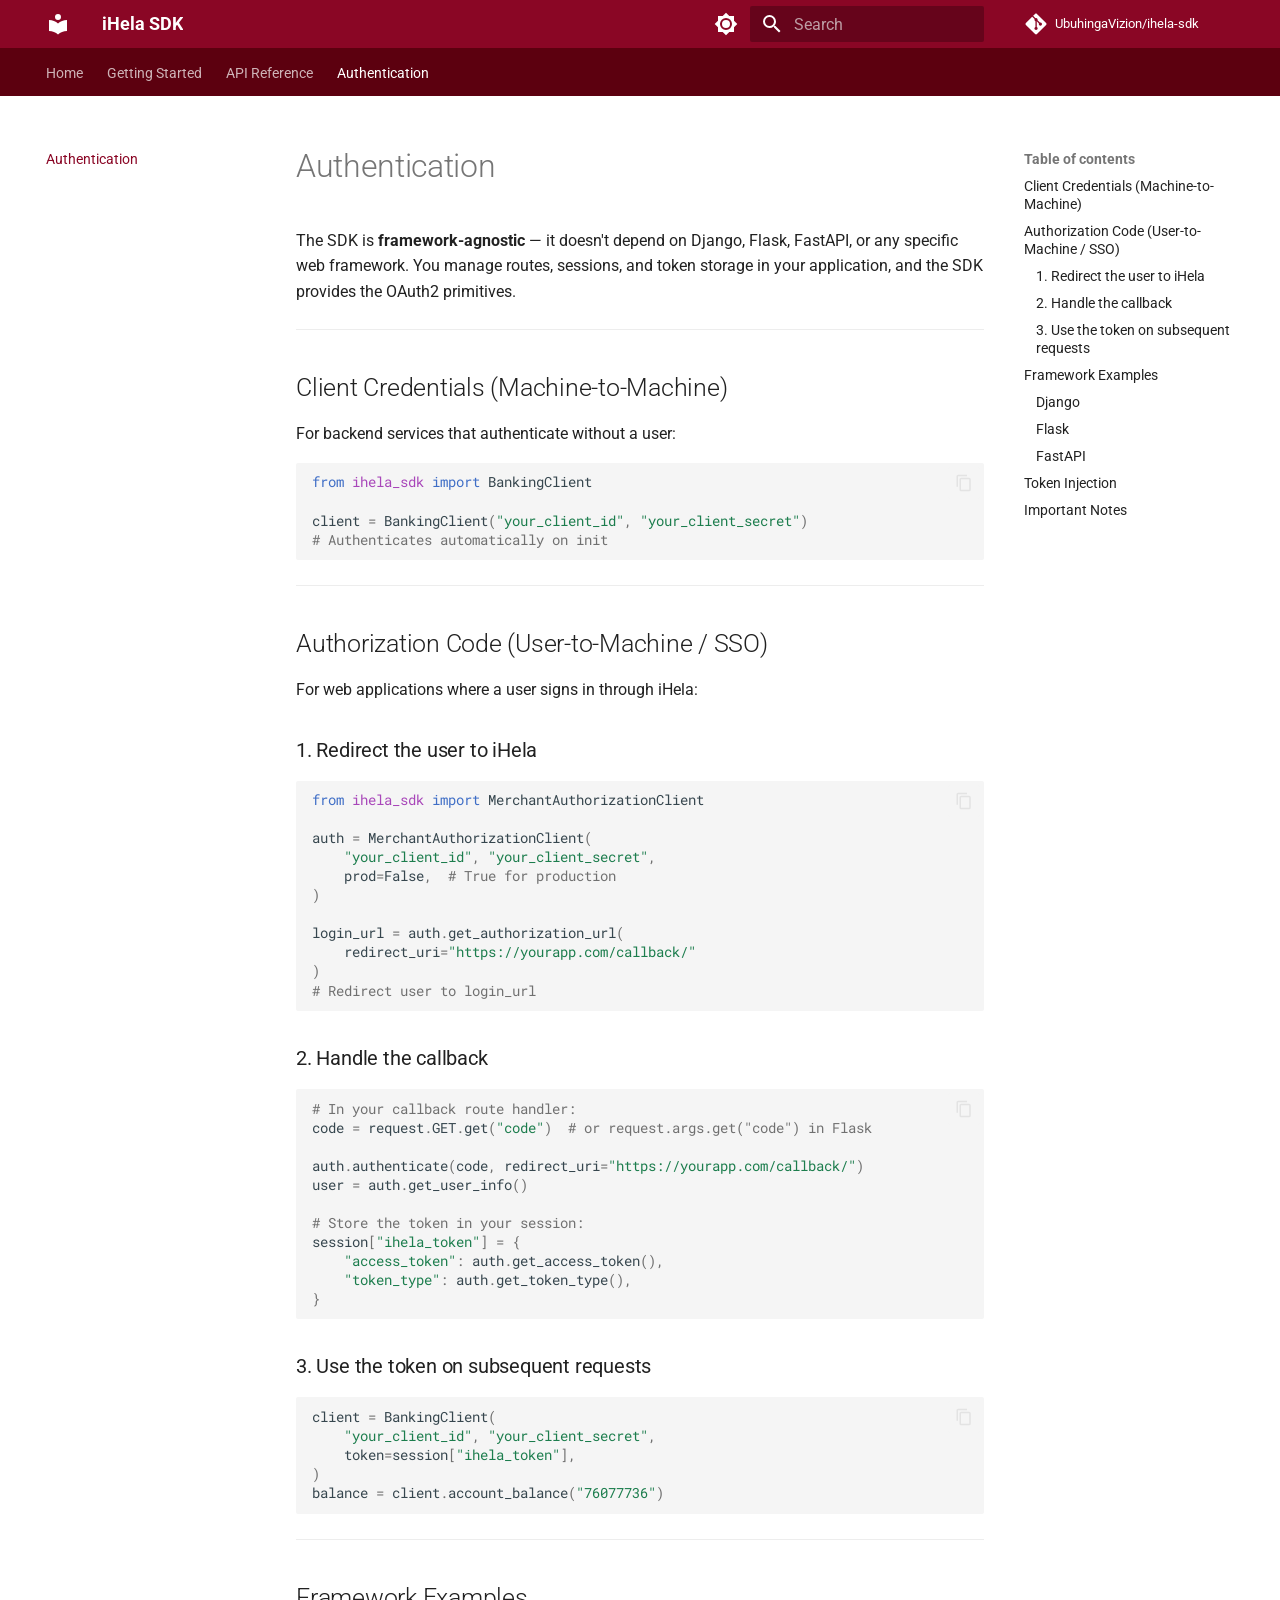
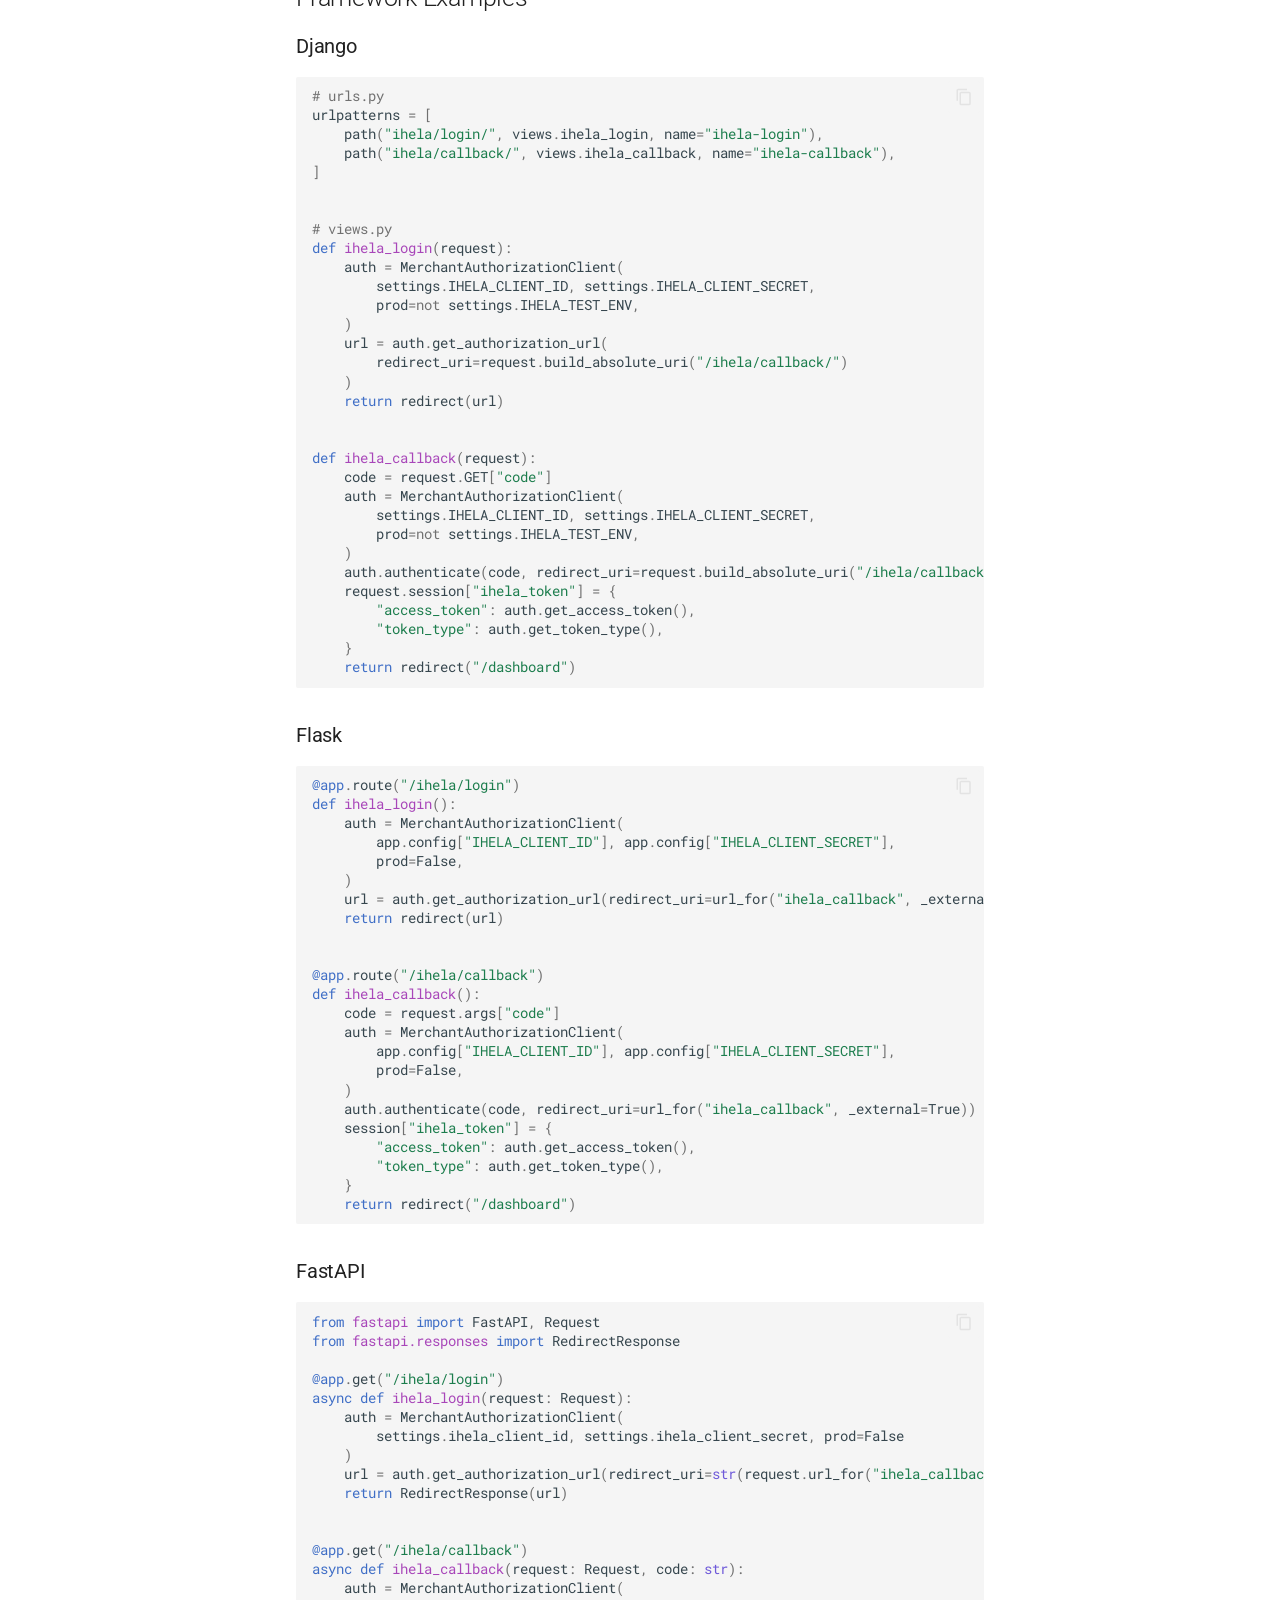
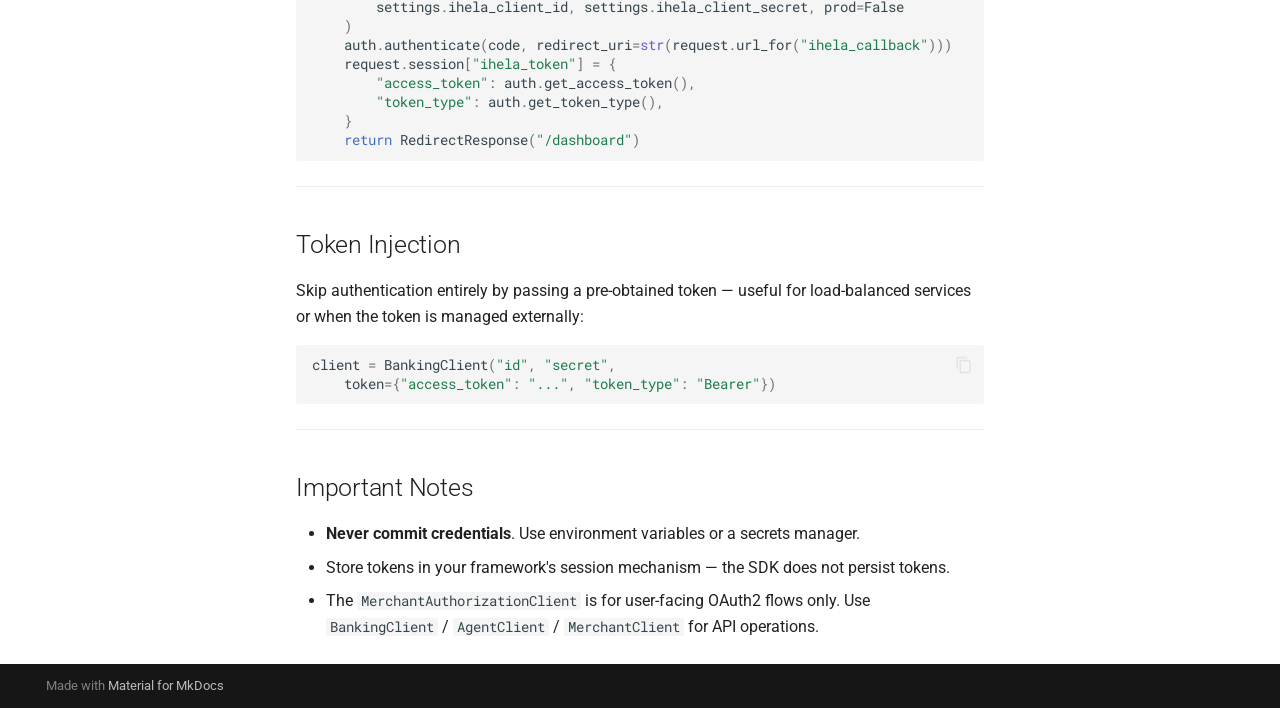
<file: authentication/index.html>
<!doctype html>
<html lang="en" class="no-js">
  <head>
    
      <meta charset="utf-8">
      <meta name="viewport" content="width=device-width,initial-scale=1">
      
      
      
        <link rel="canonical" href="https://UbuhingaVizion.github.io/ihela-sdk/authentication/">
      
      
        <link rel="prev" href="../api/">
      
      
      
        
      
      
      <link rel="icon" href="../assets/images/favicon.png">
      <meta name="generator" content="mkdocs-1.6.1, mkdocs-material-9.7.6">
    
    
      
        <title>Authentication - iHela SDK</title>
      
    
    
      <link rel="stylesheet" href="../assets/stylesheets/main.484c7ddc.min.css">
      
        
        <link rel="stylesheet" href="../assets/stylesheets/palette.ab4e12ef.min.css">
      
      


    
    
      
    
    
      
        
        
        <link rel="preconnect" href="https://fonts.gstatic.com" crossorigin>
        <link rel="stylesheet" href="https://fonts.googleapis.com/css?family=Roboto:300,300i,400,400i,700,700i%7CRoboto+Mono:400,400i,700,700i&display=fallback">
        <style>:root{--md-text-font:"Roboto";--md-code-font:"Roboto Mono"}</style>
      
    
    
      <link rel="stylesheet" href="../stylesheets/extra.css">
    
    <script>__md_scope=new URL("..",location),__md_hash=e=>[...e].reduce(((e,_)=>(e<<5)-e+_.charCodeAt(0)),0),__md_get=(e,_=localStorage,t=__md_scope)=>JSON.parse(_.getItem(t.pathname+"."+e)),__md_set=(e,_,t=localStorage,a=__md_scope)=>{try{t.setItem(a.pathname+"."+e,JSON.stringify(_))}catch(e){}}</script>
    
      

    
    
  </head>
  
  
    
    
      
    
    
    
    
    <body dir="ltr" data-md-color-scheme="default" data-md-color-primary="custom" data-md-color-accent="custom">
  
    
    <input class="md-toggle" data-md-toggle="drawer" type="checkbox" id="__drawer" autocomplete="off">
    <input class="md-toggle" data-md-toggle="search" type="checkbox" id="__search" autocomplete="off">
    <label class="md-overlay" for="__drawer"></label>
    <div data-md-component="skip">
      
        
        <a href="#authentication" class="md-skip">
          Skip to content
        </a>
      
    </div>
    <div data-md-component="announce">
      
    </div>
    
    
      

<header class="md-header" data-md-component="header">
  <nav class="md-header__inner md-grid" aria-label="Header">
    <a href=".." title="iHela SDK" class="md-header__button md-logo" aria-label="iHela SDK" data-md-component="logo">
      
  
  <svg xmlns="http://www.w3.org/2000/svg" viewBox="0 0 24 24"><path d="M12 8a3 3 0 0 0 3-3 3 3 0 0 0-3-3 3 3 0 0 0-3 3 3 3 0 0 0 3 3m0 3.54C9.64 9.35 6.5 8 3 8v11c3.5 0 6.64 1.35 9 3.54 2.36-2.19 5.5-3.54 9-3.54V8c-3.5 0-6.64 1.35-9 3.54"/></svg>

    </a>
    <label class="md-header__button md-icon" for="__drawer">
      
      <svg xmlns="http://www.w3.org/2000/svg" viewBox="0 0 24 24"><path d="M3 6h18v2H3zm0 5h18v2H3zm0 5h18v2H3z"/></svg>
    </label>
    <div class="md-header__title" data-md-component="header-title">
      <div class="md-header__ellipsis">
        <div class="md-header__topic">
          <span class="md-ellipsis">
            iHela SDK
          </span>
        </div>
        <div class="md-header__topic" data-md-component="header-topic">
          <span class="md-ellipsis">
            
              Authentication
            
          </span>
        </div>
      </div>
    </div>
    
      
        <form class="md-header__option" data-md-component="palette">
  
    
    
    
    <input class="md-option" data-md-color-media="" data-md-color-scheme="default" data-md-color-primary="custom" data-md-color-accent="custom"  aria-label="Switch to dark mode"  type="radio" name="__palette" id="__palette_0">
    
      <label class="md-header__button md-icon" title="Switch to dark mode" for="__palette_1" hidden>
        <svg xmlns="http://www.w3.org/2000/svg" viewBox="0 0 24 24"><path d="M12 8a4 4 0 0 0-4 4 4 4 0 0 0 4 4 4 4 0 0 0 4-4 4 4 0 0 0-4-4m0 10a6 6 0 0 1-6-6 6 6 0 0 1 6-6 6 6 0 0 1 6 6 6 6 0 0 1-6 6m8-9.31V4h-4.69L12 .69 8.69 4H4v4.69L.69 12 4 15.31V20h4.69L12 23.31 15.31 20H20v-4.69L23.31 12z"/></svg>
      </label>
    
  
    
    
    
    <input class="md-option" data-md-color-media="" data-md-color-scheme="slate" data-md-color-primary="custom" data-md-color-accent="custom"  aria-label="Switch to light mode"  type="radio" name="__palette" id="__palette_1">
    
      <label class="md-header__button md-icon" title="Switch to light mode" for="__palette_0" hidden>
        <svg xmlns="http://www.w3.org/2000/svg" viewBox="0 0 24 24"><path d="M12 18c-.89 0-1.74-.2-2.5-.55C11.56 16.5 13 14.42 13 12s-1.44-4.5-3.5-5.45C10.26 6.2 11.11 6 12 6a6 6 0 0 1 6 6 6 6 0 0 1-6 6m8-9.31V4h-4.69L12 .69 8.69 4H4v4.69L.69 12 4 15.31V20h4.69L12 23.31 15.31 20H20v-4.69L23.31 12z"/></svg>
      </label>
    
  
</form>
      
    
    
      <script>var palette=__md_get("__palette");if(palette&&palette.color){if("(prefers-color-scheme)"===palette.color.media){var media=matchMedia("(prefers-color-scheme: light)"),input=document.querySelector(media.matches?"[data-md-color-media='(prefers-color-scheme: light)']":"[data-md-color-media='(prefers-color-scheme: dark)']");palette.color.media=input.getAttribute("data-md-color-media"),palette.color.scheme=input.getAttribute("data-md-color-scheme"),palette.color.primary=input.getAttribute("data-md-color-primary"),palette.color.accent=input.getAttribute("data-md-color-accent")}for(var[key,value]of Object.entries(palette.color))document.body.setAttribute("data-md-color-"+key,value)}</script>
    
    
    
      
      
        <label class="md-header__button md-icon" for="__search">
          
          <svg xmlns="http://www.w3.org/2000/svg" viewBox="0 0 24 24"><path d="M9.5 3A6.5 6.5 0 0 1 16 9.5c0 1.61-.59 3.09-1.56 4.23l.27.27h.79l5 5-1.5 1.5-5-5v-.79l-.27-.27A6.52 6.52 0 0 1 9.5 16 6.5 6.5 0 0 1 3 9.5 6.5 6.5 0 0 1 9.5 3m0 2C7 5 5 7 5 9.5S7 14 9.5 14 14 12 14 9.5 12 5 9.5 5"/></svg>
        </label>
        <div class="md-search" data-md-component="search" role="dialog">
  <label class="md-search__overlay" for="__search"></label>
  <div class="md-search__inner" role="search">
    <form class="md-search__form" name="search">
      <input type="text" class="md-search__input" name="query" aria-label="Search" placeholder="Search" autocapitalize="off" autocorrect="off" autocomplete="off" spellcheck="false" data-md-component="search-query" required>
      <label class="md-search__icon md-icon" for="__search">
        
        <svg xmlns="http://www.w3.org/2000/svg" viewBox="0 0 24 24"><path d="M9.5 3A6.5 6.5 0 0 1 16 9.5c0 1.61-.59 3.09-1.56 4.23l.27.27h.79l5 5-1.5 1.5-5-5v-.79l-.27-.27A6.52 6.52 0 0 1 9.5 16 6.5 6.5 0 0 1 3 9.5 6.5 6.5 0 0 1 9.5 3m0 2C7 5 5 7 5 9.5S7 14 9.5 14 14 12 14 9.5 12 5 9.5 5"/></svg>
        
        <svg xmlns="http://www.w3.org/2000/svg" viewBox="0 0 24 24"><path d="M20 11v2H8l5.5 5.5-1.42 1.42L4.16 12l7.92-7.92L13.5 5.5 8 11z"/></svg>
      </label>
      <nav class="md-search__options" aria-label="Search">
        
        <button type="reset" class="md-search__icon md-icon" title="Clear" aria-label="Clear" tabindex="-1">
          
          <svg xmlns="http://www.w3.org/2000/svg" viewBox="0 0 24 24"><path d="M19 6.41 17.59 5 12 10.59 6.41 5 5 6.41 10.59 12 5 17.59 6.41 19 12 13.41 17.59 19 19 17.59 13.41 12z"/></svg>
        </button>
      </nav>
      
        <div class="md-search__suggest" data-md-component="search-suggest"></div>
      
    </form>
    <div class="md-search__output">
      <div class="md-search__scrollwrap" tabindex="0" data-md-scrollfix>
        <div class="md-search-result" data-md-component="search-result">
          <div class="md-search-result__meta">
            Initializing search
          </div>
          <ol class="md-search-result__list" role="presentation"></ol>
        </div>
      </div>
    </div>
  </div>
</div>
      
    
    
      <div class="md-header__source">
        <a href="https://github.com/UbuhingaVizion/ihela-sdk" title="Go to repository" class="md-source" data-md-component="source">
  <div class="md-source__icon md-icon">
    
    <svg xmlns="http://www.w3.org/2000/svg" viewBox="0 0 448 512"><!--! Font Awesome Free 7.1.0 by @fontawesome - https://fontawesome.com License - https://fontawesome.com/license/free (Icons: CC BY 4.0, Fonts: SIL OFL 1.1, Code: MIT License) Copyright 2025 Fonticons, Inc.--><path d="M439.6 236.1 244 40.5c-5.4-5.5-12.8-8.5-20.4-8.5s-15 3-20.4 8.4L162.5 81l51.5 51.5c27.1-9.1 52.7 16.8 43.4 43.7l49.7 49.7c34.2-11.8 61.2 31 35.5 56.7-26.5 26.5-70.2-2.9-56-37.3L240.3 199v121.9c25.3 12.5 22.3 41.8 9.1 55-6.4 6.4-15.2 10.1-24.3 10.1s-17.8-3.6-24.3-10.1c-17.6-17.6-11.1-46.9 11.2-56v-123c-20.8-8.5-24.6-30.7-18.6-45L142.6 101 8.5 235.1C3 240.6 0 247.9 0 255.5s3 15 8.5 20.4l195.6 195.7c5.4 5.4 12.7 8.4 20.4 8.4s15-3 20.4-8.4l194.7-194.7c5.4-5.4 8.4-12.8 8.4-20.4s-3-15-8.4-20.4"/></svg>
  </div>
  <div class="md-source__repository">
    UbuhingaVizion/ihela-sdk
  </div>
</a>
      </div>
    
  </nav>
  
</header>
    
    <div class="md-container" data-md-component="container">
      
      
        
          
            
<nav class="md-tabs" aria-label="Tabs" data-md-component="tabs">
  <div class="md-grid">
    <ul class="md-tabs__list">
      
        
  
  
  
  
    <li class="md-tabs__item">
      <a href=".." class="md-tabs__link">
        
  
  
    
  
  Home

      </a>
    </li>
  

      
        
  
  
  
  
    <li class="md-tabs__item">
      <a href="../getting-started/" class="md-tabs__link">
        
  
  
    
  
  Getting Started

      </a>
    </li>
  

      
        
  
  
  
  
    <li class="md-tabs__item">
      <a href="../api/" class="md-tabs__link">
        
  
  
    
  
  API Reference

      </a>
    </li>
  

      
        
  
  
  
    
  
  
    <li class="md-tabs__item md-tabs__item--active">
      <a href="./" class="md-tabs__link">
        
  
  
    
  
  Authentication

      </a>
    </li>
  

      
    </ul>
  </div>
</nav>
          
        
      
      <main class="md-main" data-md-component="main">
        <div class="md-main__inner md-grid">
          
            
              
              <div class="md-sidebar md-sidebar--primary" data-md-component="sidebar" data-md-type="navigation" >
                <div class="md-sidebar__scrollwrap">
                  <div class="md-sidebar__inner">
                    


  


<nav class="md-nav md-nav--primary md-nav--lifted" aria-label="Navigation" data-md-level="0">
  <label class="md-nav__title" for="__drawer">
    <a href=".." title="iHela SDK" class="md-nav__button md-logo" aria-label="iHela SDK" data-md-component="logo">
      
  
  <svg xmlns="http://www.w3.org/2000/svg" viewBox="0 0 24 24"><path d="M12 8a3 3 0 0 0 3-3 3 3 0 0 0-3-3 3 3 0 0 0-3 3 3 3 0 0 0 3 3m0 3.54C9.64 9.35 6.5 8 3 8v11c3.5 0 6.64 1.35 9 3.54 2.36-2.19 5.5-3.54 9-3.54V8c-3.5 0-6.64 1.35-9 3.54"/></svg>

    </a>
    iHela SDK
  </label>
  
    <div class="md-nav__source">
      <a href="https://github.com/UbuhingaVizion/ihela-sdk" title="Go to repository" class="md-source" data-md-component="source">
  <div class="md-source__icon md-icon">
    
    <svg xmlns="http://www.w3.org/2000/svg" viewBox="0 0 448 512"><!--! Font Awesome Free 7.1.0 by @fontawesome - https://fontawesome.com License - https://fontawesome.com/license/free (Icons: CC BY 4.0, Fonts: SIL OFL 1.1, Code: MIT License) Copyright 2025 Fonticons, Inc.--><path d="M439.6 236.1 244 40.5c-5.4-5.5-12.8-8.5-20.4-8.5s-15 3-20.4 8.4L162.5 81l51.5 51.5c27.1-9.1 52.7 16.8 43.4 43.7l49.7 49.7c34.2-11.8 61.2 31 35.5 56.7-26.5 26.5-70.2-2.9-56-37.3L240.3 199v121.9c25.3 12.5 22.3 41.8 9.1 55-6.4 6.4-15.2 10.1-24.3 10.1s-17.8-3.6-24.3-10.1c-17.6-17.6-11.1-46.9 11.2-56v-123c-20.8-8.5-24.6-30.7-18.6-45L142.6 101 8.5 235.1C3 240.6 0 247.9 0 255.5s3 15 8.5 20.4l195.6 195.7c5.4 5.4 12.7 8.4 20.4 8.4s15-3 20.4-8.4l194.7-194.7c5.4-5.4 8.4-12.8 8.4-20.4s-3-15-8.4-20.4"/></svg>
  </div>
  <div class="md-source__repository">
    UbuhingaVizion/ihela-sdk
  </div>
</a>
    </div>
  
  <ul class="md-nav__list" data-md-scrollfix>
    
      
      
  
  
  
  
    <li class="md-nav__item">
      <a href=".." class="md-nav__link">
        
  
  
  <span class="md-ellipsis">
    
  
    Home
  

    
  </span>
  
  

      </a>
    </li>
  

    
      
      
  
  
  
  
    <li class="md-nav__item">
      <a href="../getting-started/" class="md-nav__link">
        
  
  
  <span class="md-ellipsis">
    
  
    Getting Started
  

    
  </span>
  
  

      </a>
    </li>
  

    
      
      
  
  
  
  
    <li class="md-nav__item">
      <a href="../api/" class="md-nav__link">
        
  
  
  <span class="md-ellipsis">
    
  
    API Reference
  

    
  </span>
  
  

      </a>
    </li>
  

    
      
      
  
  
    
  
  
  
    <li class="md-nav__item md-nav__item--active">
      
      <input class="md-nav__toggle md-toggle" type="checkbox" id="__toc">
      
      
        
      
      
        <label class="md-nav__link md-nav__link--active" for="__toc">
          
  
  
  <span class="md-ellipsis">
    
  
    Authentication
  

    
  </span>
  
  

          <span class="md-nav__icon md-icon"></span>
        </label>
      
      <a href="./" class="md-nav__link md-nav__link--active">
        
  
  
  <span class="md-ellipsis">
    
  
    Authentication
  

    
  </span>
  
  

      </a>
      
        

<nav class="md-nav md-nav--secondary" aria-label="Table of contents">
  
  
  
    
  
  
    <label class="md-nav__title" for="__toc">
      <span class="md-nav__icon md-icon"></span>
      Table of contents
    </label>
    <ul class="md-nav__list" data-md-component="toc" data-md-scrollfix>
      
        <li class="md-nav__item">
  <a href="#client-credentials-machine-to-machine" class="md-nav__link">
    <span class="md-ellipsis">
      
        Client Credentials (Machine-to-Machine)
      
    </span>
  </a>
  
</li>
      
        <li class="md-nav__item">
  <a href="#authorization-code-user-to-machine-sso" class="md-nav__link">
    <span class="md-ellipsis">
      
        Authorization Code (User-to-Machine / SSO)
      
    </span>
  </a>
  
    <nav class="md-nav" aria-label="Authorization Code (User-to-Machine / SSO)">
      <ul class="md-nav__list">
        
          <li class="md-nav__item">
  <a href="#1-redirect-the-user-to-ihela" class="md-nav__link">
    <span class="md-ellipsis">
      
        1. Redirect the user to iHela
      
    </span>
  </a>
  
</li>
        
          <li class="md-nav__item">
  <a href="#2-handle-the-callback" class="md-nav__link">
    <span class="md-ellipsis">
      
        2. Handle the callback
      
    </span>
  </a>
  
</li>
        
          <li class="md-nav__item">
  <a href="#3-use-the-token-on-subsequent-requests" class="md-nav__link">
    <span class="md-ellipsis">
      
        3. Use the token on subsequent requests
      
    </span>
  </a>
  
</li>
        
      </ul>
    </nav>
  
</li>
      
        <li class="md-nav__item">
  <a href="#framework-examples" class="md-nav__link">
    <span class="md-ellipsis">
      
        Framework Examples
      
    </span>
  </a>
  
    <nav class="md-nav" aria-label="Framework Examples">
      <ul class="md-nav__list">
        
          <li class="md-nav__item">
  <a href="#django" class="md-nav__link">
    <span class="md-ellipsis">
      
        Django
      
    </span>
  </a>
  
</li>
        
          <li class="md-nav__item">
  <a href="#flask" class="md-nav__link">
    <span class="md-ellipsis">
      
        Flask
      
    </span>
  </a>
  
</li>
        
          <li class="md-nav__item">
  <a href="#fastapi" class="md-nav__link">
    <span class="md-ellipsis">
      
        FastAPI
      
    </span>
  </a>
  
</li>
        
      </ul>
    </nav>
  
</li>
      
        <li class="md-nav__item">
  <a href="#token-injection" class="md-nav__link">
    <span class="md-ellipsis">
      
        Token Injection
      
    </span>
  </a>
  
</li>
      
        <li class="md-nav__item">
  <a href="#important-notes" class="md-nav__link">
    <span class="md-ellipsis">
      
        Important Notes
      
    </span>
  </a>
  
</li>
      
    </ul>
  
</nav>
      
    </li>
  

    
  </ul>
</nav>
                  </div>
                </div>
              </div>
            
            
              
              <div class="md-sidebar md-sidebar--secondary" data-md-component="sidebar" data-md-type="toc" >
                <div class="md-sidebar__scrollwrap">
                  <div class="md-sidebar__inner">
                    

<nav class="md-nav md-nav--secondary" aria-label="Table of contents">
  
  
  
    
  
  
    <label class="md-nav__title" for="__toc">
      <span class="md-nav__icon md-icon"></span>
      Table of contents
    </label>
    <ul class="md-nav__list" data-md-component="toc" data-md-scrollfix>
      
        <li class="md-nav__item">
  <a href="#client-credentials-machine-to-machine" class="md-nav__link">
    <span class="md-ellipsis">
      
        Client Credentials (Machine-to-Machine)
      
    </span>
  </a>
  
</li>
      
        <li class="md-nav__item">
  <a href="#authorization-code-user-to-machine-sso" class="md-nav__link">
    <span class="md-ellipsis">
      
        Authorization Code (User-to-Machine / SSO)
      
    </span>
  </a>
  
    <nav class="md-nav" aria-label="Authorization Code (User-to-Machine / SSO)">
      <ul class="md-nav__list">
        
          <li class="md-nav__item">
  <a href="#1-redirect-the-user-to-ihela" class="md-nav__link">
    <span class="md-ellipsis">
      
        1. Redirect the user to iHela
      
    </span>
  </a>
  
</li>
        
          <li class="md-nav__item">
  <a href="#2-handle-the-callback" class="md-nav__link">
    <span class="md-ellipsis">
      
        2. Handle the callback
      
    </span>
  </a>
  
</li>
        
          <li class="md-nav__item">
  <a href="#3-use-the-token-on-subsequent-requests" class="md-nav__link">
    <span class="md-ellipsis">
      
        3. Use the token on subsequent requests
      
    </span>
  </a>
  
</li>
        
      </ul>
    </nav>
  
</li>
      
        <li class="md-nav__item">
  <a href="#framework-examples" class="md-nav__link">
    <span class="md-ellipsis">
      
        Framework Examples
      
    </span>
  </a>
  
    <nav class="md-nav" aria-label="Framework Examples">
      <ul class="md-nav__list">
        
          <li class="md-nav__item">
  <a href="#django" class="md-nav__link">
    <span class="md-ellipsis">
      
        Django
      
    </span>
  </a>
  
</li>
        
          <li class="md-nav__item">
  <a href="#flask" class="md-nav__link">
    <span class="md-ellipsis">
      
        Flask
      
    </span>
  </a>
  
</li>
        
          <li class="md-nav__item">
  <a href="#fastapi" class="md-nav__link">
    <span class="md-ellipsis">
      
        FastAPI
      
    </span>
  </a>
  
</li>
        
      </ul>
    </nav>
  
</li>
      
        <li class="md-nav__item">
  <a href="#token-injection" class="md-nav__link">
    <span class="md-ellipsis">
      
        Token Injection
      
    </span>
  </a>
  
</li>
      
        <li class="md-nav__item">
  <a href="#important-notes" class="md-nav__link">
    <span class="md-ellipsis">
      
        Important Notes
      
    </span>
  </a>
  
</li>
      
    </ul>
  
</nav>
                  </div>
                </div>
              </div>
            
          
          
            <div class="md-content" data-md-component="content">
              
              <article class="md-content__inner md-typeset">
                
                  


  
  


<h1 id="authentication">Authentication</h1>
<p>The SDK is <strong>framework-agnostic</strong> — it doesn't depend on Django, Flask, FastAPI,
or any specific web framework. You manage routes, sessions, and token storage
in your application, and the SDK provides the OAuth2 primitives.</p>
<hr />
<h2 id="client-credentials-machine-to-machine">Client Credentials (Machine-to-Machine)</h2>
<p>For backend services that authenticate without a user:</p>
<div class="language-python highlight"><pre><span></span><code><span id="__span-0-1"><a id="__codelineno-0-1" name="__codelineno-0-1" href="#__codelineno-0-1"></a><span class="kn">from</span><span class="w"> </span><span class="nn">ihela_sdk</span><span class="w"> </span><span class="kn">import</span> <span class="n">BankingClient</span>
</span><span id="__span-0-2"><a id="__codelineno-0-2" name="__codelineno-0-2" href="#__codelineno-0-2"></a>
</span><span id="__span-0-3"><a id="__codelineno-0-3" name="__codelineno-0-3" href="#__codelineno-0-3"></a><span class="n">client</span> <span class="o">=</span> <span class="n">BankingClient</span><span class="p">(</span><span class="s2">&quot;your_client_id&quot;</span><span class="p">,</span> <span class="s2">&quot;your_client_secret&quot;</span><span class="p">)</span>
</span><span id="__span-0-4"><a id="__codelineno-0-4" name="__codelineno-0-4" href="#__codelineno-0-4"></a><span class="c1"># Authenticates automatically on init</span>
</span></code></pre></div>
<hr />
<h2 id="authorization-code-user-to-machine-sso">Authorization Code (User-to-Machine / SSO)</h2>
<p>For web applications where a user signs in through iHela:</p>
<h3 id="1-redirect-the-user-to-ihela">1. Redirect the user to iHela</h3>
<div class="language-python highlight"><pre><span></span><code><span id="__span-1-1"><a id="__codelineno-1-1" name="__codelineno-1-1" href="#__codelineno-1-1"></a><span class="kn">from</span><span class="w"> </span><span class="nn">ihela_sdk</span><span class="w"> </span><span class="kn">import</span> <span class="n">MerchantAuthorizationClient</span>
</span><span id="__span-1-2"><a id="__codelineno-1-2" name="__codelineno-1-2" href="#__codelineno-1-2"></a>
</span><span id="__span-1-3"><a id="__codelineno-1-3" name="__codelineno-1-3" href="#__codelineno-1-3"></a><span class="n">auth</span> <span class="o">=</span> <span class="n">MerchantAuthorizationClient</span><span class="p">(</span>
</span><span id="__span-1-4"><a id="__codelineno-1-4" name="__codelineno-1-4" href="#__codelineno-1-4"></a>    <span class="s2">&quot;your_client_id&quot;</span><span class="p">,</span> <span class="s2">&quot;your_client_secret&quot;</span><span class="p">,</span>
</span><span id="__span-1-5"><a id="__codelineno-1-5" name="__codelineno-1-5" href="#__codelineno-1-5"></a>    <span class="n">prod</span><span class="o">=</span><span class="kc">False</span><span class="p">,</span>  <span class="c1"># True for production</span>
</span><span id="__span-1-6"><a id="__codelineno-1-6" name="__codelineno-1-6" href="#__codelineno-1-6"></a><span class="p">)</span>
</span><span id="__span-1-7"><a id="__codelineno-1-7" name="__codelineno-1-7" href="#__codelineno-1-7"></a>
</span><span id="__span-1-8"><a id="__codelineno-1-8" name="__codelineno-1-8" href="#__codelineno-1-8"></a><span class="n">login_url</span> <span class="o">=</span> <span class="n">auth</span><span class="o">.</span><span class="n">get_authorization_url</span><span class="p">(</span>
</span><span id="__span-1-9"><a id="__codelineno-1-9" name="__codelineno-1-9" href="#__codelineno-1-9"></a>    <span class="n">redirect_uri</span><span class="o">=</span><span class="s2">&quot;https://yourapp.com/callback/&quot;</span>
</span><span id="__span-1-10"><a id="__codelineno-1-10" name="__codelineno-1-10" href="#__codelineno-1-10"></a><span class="p">)</span>
</span><span id="__span-1-11"><a id="__codelineno-1-11" name="__codelineno-1-11" href="#__codelineno-1-11"></a><span class="c1"># Redirect user to login_url</span>
</span></code></pre></div>
<h3 id="2-handle-the-callback">2. Handle the callback</h3>
<div class="language-python highlight"><pre><span></span><code><span id="__span-2-1"><a id="__codelineno-2-1" name="__codelineno-2-1" href="#__codelineno-2-1"></a><span class="c1"># In your callback route handler:</span>
</span><span id="__span-2-2"><a id="__codelineno-2-2" name="__codelineno-2-2" href="#__codelineno-2-2"></a><span class="n">code</span> <span class="o">=</span> <span class="n">request</span><span class="o">.</span><span class="n">GET</span><span class="o">.</span><span class="n">get</span><span class="p">(</span><span class="s2">&quot;code&quot;</span><span class="p">)</span>  <span class="c1"># or request.args.get(&quot;code&quot;) in Flask</span>
</span><span id="__span-2-3"><a id="__codelineno-2-3" name="__codelineno-2-3" href="#__codelineno-2-3"></a>
</span><span id="__span-2-4"><a id="__codelineno-2-4" name="__codelineno-2-4" href="#__codelineno-2-4"></a><span class="n">auth</span><span class="o">.</span><span class="n">authenticate</span><span class="p">(</span><span class="n">code</span><span class="p">,</span> <span class="n">redirect_uri</span><span class="o">=</span><span class="s2">&quot;https://yourapp.com/callback/&quot;</span><span class="p">)</span>
</span><span id="__span-2-5"><a id="__codelineno-2-5" name="__codelineno-2-5" href="#__codelineno-2-5"></a><span class="n">user</span> <span class="o">=</span> <span class="n">auth</span><span class="o">.</span><span class="n">get_user_info</span><span class="p">()</span>
</span><span id="__span-2-6"><a id="__codelineno-2-6" name="__codelineno-2-6" href="#__codelineno-2-6"></a>
</span><span id="__span-2-7"><a id="__codelineno-2-7" name="__codelineno-2-7" href="#__codelineno-2-7"></a><span class="c1"># Store the token in your session:</span>
</span><span id="__span-2-8"><a id="__codelineno-2-8" name="__codelineno-2-8" href="#__codelineno-2-8"></a><span class="n">session</span><span class="p">[</span><span class="s2">&quot;ihela_token&quot;</span><span class="p">]</span> <span class="o">=</span> <span class="p">{</span>
</span><span id="__span-2-9"><a id="__codelineno-2-9" name="__codelineno-2-9" href="#__codelineno-2-9"></a>    <span class="s2">&quot;access_token&quot;</span><span class="p">:</span> <span class="n">auth</span><span class="o">.</span><span class="n">get_access_token</span><span class="p">(),</span>
</span><span id="__span-2-10"><a id="__codelineno-2-10" name="__codelineno-2-10" href="#__codelineno-2-10"></a>    <span class="s2">&quot;token_type&quot;</span><span class="p">:</span> <span class="n">auth</span><span class="o">.</span><span class="n">get_token_type</span><span class="p">(),</span>
</span><span id="__span-2-11"><a id="__codelineno-2-11" name="__codelineno-2-11" href="#__codelineno-2-11"></a><span class="p">}</span>
</span></code></pre></div>
<h3 id="3-use-the-token-on-subsequent-requests">3. Use the token on subsequent requests</h3>
<div class="language-python highlight"><pre><span></span><code><span id="__span-3-1"><a id="__codelineno-3-1" name="__codelineno-3-1" href="#__codelineno-3-1"></a><span class="n">client</span> <span class="o">=</span> <span class="n">BankingClient</span><span class="p">(</span>
</span><span id="__span-3-2"><a id="__codelineno-3-2" name="__codelineno-3-2" href="#__codelineno-3-2"></a>    <span class="s2">&quot;your_client_id&quot;</span><span class="p">,</span> <span class="s2">&quot;your_client_secret&quot;</span><span class="p">,</span>
</span><span id="__span-3-3"><a id="__codelineno-3-3" name="__codelineno-3-3" href="#__codelineno-3-3"></a>    <span class="n">token</span><span class="o">=</span><span class="n">session</span><span class="p">[</span><span class="s2">&quot;ihela_token&quot;</span><span class="p">],</span>
</span><span id="__span-3-4"><a id="__codelineno-3-4" name="__codelineno-3-4" href="#__codelineno-3-4"></a><span class="p">)</span>
</span><span id="__span-3-5"><a id="__codelineno-3-5" name="__codelineno-3-5" href="#__codelineno-3-5"></a><span class="n">balance</span> <span class="o">=</span> <span class="n">client</span><span class="o">.</span><span class="n">account_balance</span><span class="p">(</span><span class="s2">&quot;76077736&quot;</span><span class="p">)</span>
</span></code></pre></div>
<hr />
<h2 id="framework-examples">Framework Examples</h2>
<h3 id="django">Django</h3>
<div class="language-python highlight"><pre><span></span><code><span id="__span-4-1"><a id="__codelineno-4-1" name="__codelineno-4-1" href="#__codelineno-4-1"></a><span class="c1"># urls.py</span>
</span><span id="__span-4-2"><a id="__codelineno-4-2" name="__codelineno-4-2" href="#__codelineno-4-2"></a><span class="n">urlpatterns</span> <span class="o">=</span> <span class="p">[</span>
</span><span id="__span-4-3"><a id="__codelineno-4-3" name="__codelineno-4-3" href="#__codelineno-4-3"></a>    <span class="n">path</span><span class="p">(</span><span class="s2">&quot;ihela/login/&quot;</span><span class="p">,</span> <span class="n">views</span><span class="o">.</span><span class="n">ihela_login</span><span class="p">,</span> <span class="n">name</span><span class="o">=</span><span class="s2">&quot;ihela-login&quot;</span><span class="p">),</span>
</span><span id="__span-4-4"><a id="__codelineno-4-4" name="__codelineno-4-4" href="#__codelineno-4-4"></a>    <span class="n">path</span><span class="p">(</span><span class="s2">&quot;ihela/callback/&quot;</span><span class="p">,</span> <span class="n">views</span><span class="o">.</span><span class="n">ihela_callback</span><span class="p">,</span> <span class="n">name</span><span class="o">=</span><span class="s2">&quot;ihela-callback&quot;</span><span class="p">),</span>
</span><span id="__span-4-5"><a id="__codelineno-4-5" name="__codelineno-4-5" href="#__codelineno-4-5"></a><span class="p">]</span>
</span><span id="__span-4-6"><a id="__codelineno-4-6" name="__codelineno-4-6" href="#__codelineno-4-6"></a>
</span><span id="__span-4-7"><a id="__codelineno-4-7" name="__codelineno-4-7" href="#__codelineno-4-7"></a>
</span><span id="__span-4-8"><a id="__codelineno-4-8" name="__codelineno-4-8" href="#__codelineno-4-8"></a><span class="c1"># views.py</span>
</span><span id="__span-4-9"><a id="__codelineno-4-9" name="__codelineno-4-9" href="#__codelineno-4-9"></a><span class="k">def</span><span class="w"> </span><span class="nf">ihela_login</span><span class="p">(</span><span class="n">request</span><span class="p">):</span>
</span><span id="__span-4-10"><a id="__codelineno-4-10" name="__codelineno-4-10" href="#__codelineno-4-10"></a>    <span class="n">auth</span> <span class="o">=</span> <span class="n">MerchantAuthorizationClient</span><span class="p">(</span>
</span><span id="__span-4-11"><a id="__codelineno-4-11" name="__codelineno-4-11" href="#__codelineno-4-11"></a>        <span class="n">settings</span><span class="o">.</span><span class="n">IHELA_CLIENT_ID</span><span class="p">,</span> <span class="n">settings</span><span class="o">.</span><span class="n">IHELA_CLIENT_SECRET</span><span class="p">,</span>
</span><span id="__span-4-12"><a id="__codelineno-4-12" name="__codelineno-4-12" href="#__codelineno-4-12"></a>        <span class="n">prod</span><span class="o">=</span><span class="ow">not</span> <span class="n">settings</span><span class="o">.</span><span class="n">IHELA_TEST_ENV</span><span class="p">,</span>
</span><span id="__span-4-13"><a id="__codelineno-4-13" name="__codelineno-4-13" href="#__codelineno-4-13"></a>    <span class="p">)</span>
</span><span id="__span-4-14"><a id="__codelineno-4-14" name="__codelineno-4-14" href="#__codelineno-4-14"></a>    <span class="n">url</span> <span class="o">=</span> <span class="n">auth</span><span class="o">.</span><span class="n">get_authorization_url</span><span class="p">(</span>
</span><span id="__span-4-15"><a id="__codelineno-4-15" name="__codelineno-4-15" href="#__codelineno-4-15"></a>        <span class="n">redirect_uri</span><span class="o">=</span><span class="n">request</span><span class="o">.</span><span class="n">build_absolute_uri</span><span class="p">(</span><span class="s2">&quot;/ihela/callback/&quot;</span><span class="p">)</span>
</span><span id="__span-4-16"><a id="__codelineno-4-16" name="__codelineno-4-16" href="#__codelineno-4-16"></a>    <span class="p">)</span>
</span><span id="__span-4-17"><a id="__codelineno-4-17" name="__codelineno-4-17" href="#__codelineno-4-17"></a>    <span class="k">return</span> <span class="n">redirect</span><span class="p">(</span><span class="n">url</span><span class="p">)</span>
</span><span id="__span-4-18"><a id="__codelineno-4-18" name="__codelineno-4-18" href="#__codelineno-4-18"></a>
</span><span id="__span-4-19"><a id="__codelineno-4-19" name="__codelineno-4-19" href="#__codelineno-4-19"></a>
</span><span id="__span-4-20"><a id="__codelineno-4-20" name="__codelineno-4-20" href="#__codelineno-4-20"></a><span class="k">def</span><span class="w"> </span><span class="nf">ihela_callback</span><span class="p">(</span><span class="n">request</span><span class="p">):</span>
</span><span id="__span-4-21"><a id="__codelineno-4-21" name="__codelineno-4-21" href="#__codelineno-4-21"></a>    <span class="n">code</span> <span class="o">=</span> <span class="n">request</span><span class="o">.</span><span class="n">GET</span><span class="p">[</span><span class="s2">&quot;code&quot;</span><span class="p">]</span>
</span><span id="__span-4-22"><a id="__codelineno-4-22" name="__codelineno-4-22" href="#__codelineno-4-22"></a>    <span class="n">auth</span> <span class="o">=</span> <span class="n">MerchantAuthorizationClient</span><span class="p">(</span>
</span><span id="__span-4-23"><a id="__codelineno-4-23" name="__codelineno-4-23" href="#__codelineno-4-23"></a>        <span class="n">settings</span><span class="o">.</span><span class="n">IHELA_CLIENT_ID</span><span class="p">,</span> <span class="n">settings</span><span class="o">.</span><span class="n">IHELA_CLIENT_SECRET</span><span class="p">,</span>
</span><span id="__span-4-24"><a id="__codelineno-4-24" name="__codelineno-4-24" href="#__codelineno-4-24"></a>        <span class="n">prod</span><span class="o">=</span><span class="ow">not</span> <span class="n">settings</span><span class="o">.</span><span class="n">IHELA_TEST_ENV</span><span class="p">,</span>
</span><span id="__span-4-25"><a id="__codelineno-4-25" name="__codelineno-4-25" href="#__codelineno-4-25"></a>    <span class="p">)</span>
</span><span id="__span-4-26"><a id="__codelineno-4-26" name="__codelineno-4-26" href="#__codelineno-4-26"></a>    <span class="n">auth</span><span class="o">.</span><span class="n">authenticate</span><span class="p">(</span><span class="n">code</span><span class="p">,</span> <span class="n">redirect_uri</span><span class="o">=</span><span class="n">request</span><span class="o">.</span><span class="n">build_absolute_uri</span><span class="p">(</span><span class="s2">&quot;/ihela/callback/&quot;</span><span class="p">))</span>
</span><span id="__span-4-27"><a id="__codelineno-4-27" name="__codelineno-4-27" href="#__codelineno-4-27"></a>    <span class="n">request</span><span class="o">.</span><span class="n">session</span><span class="p">[</span><span class="s2">&quot;ihela_token&quot;</span><span class="p">]</span> <span class="o">=</span> <span class="p">{</span>
</span><span id="__span-4-28"><a id="__codelineno-4-28" name="__codelineno-4-28" href="#__codelineno-4-28"></a>        <span class="s2">&quot;access_token&quot;</span><span class="p">:</span> <span class="n">auth</span><span class="o">.</span><span class="n">get_access_token</span><span class="p">(),</span>
</span><span id="__span-4-29"><a id="__codelineno-4-29" name="__codelineno-4-29" href="#__codelineno-4-29"></a>        <span class="s2">&quot;token_type&quot;</span><span class="p">:</span> <span class="n">auth</span><span class="o">.</span><span class="n">get_token_type</span><span class="p">(),</span>
</span><span id="__span-4-30"><a id="__codelineno-4-30" name="__codelineno-4-30" href="#__codelineno-4-30"></a>    <span class="p">}</span>
</span><span id="__span-4-31"><a id="__codelineno-4-31" name="__codelineno-4-31" href="#__codelineno-4-31"></a>    <span class="k">return</span> <span class="n">redirect</span><span class="p">(</span><span class="s2">&quot;/dashboard&quot;</span><span class="p">)</span>
</span></code></pre></div>
<h3 id="flask">Flask</h3>
<div class="language-python highlight"><pre><span></span><code><span id="__span-5-1"><a id="__codelineno-5-1" name="__codelineno-5-1" href="#__codelineno-5-1"></a><span class="nd">@app</span><span class="o">.</span><span class="n">route</span><span class="p">(</span><span class="s2">&quot;/ihela/login&quot;</span><span class="p">)</span>
</span><span id="__span-5-2"><a id="__codelineno-5-2" name="__codelineno-5-2" href="#__codelineno-5-2"></a><span class="k">def</span><span class="w"> </span><span class="nf">ihela_login</span><span class="p">():</span>
</span><span id="__span-5-3"><a id="__codelineno-5-3" name="__codelineno-5-3" href="#__codelineno-5-3"></a>    <span class="n">auth</span> <span class="o">=</span> <span class="n">MerchantAuthorizationClient</span><span class="p">(</span>
</span><span id="__span-5-4"><a id="__codelineno-5-4" name="__codelineno-5-4" href="#__codelineno-5-4"></a>        <span class="n">app</span><span class="o">.</span><span class="n">config</span><span class="p">[</span><span class="s2">&quot;IHELA_CLIENT_ID&quot;</span><span class="p">],</span> <span class="n">app</span><span class="o">.</span><span class="n">config</span><span class="p">[</span><span class="s2">&quot;IHELA_CLIENT_SECRET&quot;</span><span class="p">],</span>
</span><span id="__span-5-5"><a id="__codelineno-5-5" name="__codelineno-5-5" href="#__codelineno-5-5"></a>        <span class="n">prod</span><span class="o">=</span><span class="kc">False</span><span class="p">,</span>
</span><span id="__span-5-6"><a id="__codelineno-5-6" name="__codelineno-5-6" href="#__codelineno-5-6"></a>    <span class="p">)</span>
</span><span id="__span-5-7"><a id="__codelineno-5-7" name="__codelineno-5-7" href="#__codelineno-5-7"></a>    <span class="n">url</span> <span class="o">=</span> <span class="n">auth</span><span class="o">.</span><span class="n">get_authorization_url</span><span class="p">(</span><span class="n">redirect_uri</span><span class="o">=</span><span class="n">url_for</span><span class="p">(</span><span class="s2">&quot;ihela_callback&quot;</span><span class="p">,</span> <span class="n">_external</span><span class="o">=</span><span class="kc">True</span><span class="p">))</span>
</span><span id="__span-5-8"><a id="__codelineno-5-8" name="__codelineno-5-8" href="#__codelineno-5-8"></a>    <span class="k">return</span> <span class="n">redirect</span><span class="p">(</span><span class="n">url</span><span class="p">)</span>
</span><span id="__span-5-9"><a id="__codelineno-5-9" name="__codelineno-5-9" href="#__codelineno-5-9"></a>
</span><span id="__span-5-10"><a id="__codelineno-5-10" name="__codelineno-5-10" href="#__codelineno-5-10"></a>
</span><span id="__span-5-11"><a id="__codelineno-5-11" name="__codelineno-5-11" href="#__codelineno-5-11"></a><span class="nd">@app</span><span class="o">.</span><span class="n">route</span><span class="p">(</span><span class="s2">&quot;/ihela/callback&quot;</span><span class="p">)</span>
</span><span id="__span-5-12"><a id="__codelineno-5-12" name="__codelineno-5-12" href="#__codelineno-5-12"></a><span class="k">def</span><span class="w"> </span><span class="nf">ihela_callback</span><span class="p">():</span>
</span><span id="__span-5-13"><a id="__codelineno-5-13" name="__codelineno-5-13" href="#__codelineno-5-13"></a>    <span class="n">code</span> <span class="o">=</span> <span class="n">request</span><span class="o">.</span><span class="n">args</span><span class="p">[</span><span class="s2">&quot;code&quot;</span><span class="p">]</span>
</span><span id="__span-5-14"><a id="__codelineno-5-14" name="__codelineno-5-14" href="#__codelineno-5-14"></a>    <span class="n">auth</span> <span class="o">=</span> <span class="n">MerchantAuthorizationClient</span><span class="p">(</span>
</span><span id="__span-5-15"><a id="__codelineno-5-15" name="__codelineno-5-15" href="#__codelineno-5-15"></a>        <span class="n">app</span><span class="o">.</span><span class="n">config</span><span class="p">[</span><span class="s2">&quot;IHELA_CLIENT_ID&quot;</span><span class="p">],</span> <span class="n">app</span><span class="o">.</span><span class="n">config</span><span class="p">[</span><span class="s2">&quot;IHELA_CLIENT_SECRET&quot;</span><span class="p">],</span>
</span><span id="__span-5-16"><a id="__codelineno-5-16" name="__codelineno-5-16" href="#__codelineno-5-16"></a>        <span class="n">prod</span><span class="o">=</span><span class="kc">False</span><span class="p">,</span>
</span><span id="__span-5-17"><a id="__codelineno-5-17" name="__codelineno-5-17" href="#__codelineno-5-17"></a>    <span class="p">)</span>
</span><span id="__span-5-18"><a id="__codelineno-5-18" name="__codelineno-5-18" href="#__codelineno-5-18"></a>    <span class="n">auth</span><span class="o">.</span><span class="n">authenticate</span><span class="p">(</span><span class="n">code</span><span class="p">,</span> <span class="n">redirect_uri</span><span class="o">=</span><span class="n">url_for</span><span class="p">(</span><span class="s2">&quot;ihela_callback&quot;</span><span class="p">,</span> <span class="n">_external</span><span class="o">=</span><span class="kc">True</span><span class="p">))</span>
</span><span id="__span-5-19"><a id="__codelineno-5-19" name="__codelineno-5-19" href="#__codelineno-5-19"></a>    <span class="n">session</span><span class="p">[</span><span class="s2">&quot;ihela_token&quot;</span><span class="p">]</span> <span class="o">=</span> <span class="p">{</span>
</span><span id="__span-5-20"><a id="__codelineno-5-20" name="__codelineno-5-20" href="#__codelineno-5-20"></a>        <span class="s2">&quot;access_token&quot;</span><span class="p">:</span> <span class="n">auth</span><span class="o">.</span><span class="n">get_access_token</span><span class="p">(),</span>
</span><span id="__span-5-21"><a id="__codelineno-5-21" name="__codelineno-5-21" href="#__codelineno-5-21"></a>        <span class="s2">&quot;token_type&quot;</span><span class="p">:</span> <span class="n">auth</span><span class="o">.</span><span class="n">get_token_type</span><span class="p">(),</span>
</span><span id="__span-5-22"><a id="__codelineno-5-22" name="__codelineno-5-22" href="#__codelineno-5-22"></a>    <span class="p">}</span>
</span><span id="__span-5-23"><a id="__codelineno-5-23" name="__codelineno-5-23" href="#__codelineno-5-23"></a>    <span class="k">return</span> <span class="n">redirect</span><span class="p">(</span><span class="s2">&quot;/dashboard&quot;</span><span class="p">)</span>
</span></code></pre></div>
<h3 id="fastapi">FastAPI</h3>
<div class="language-python highlight"><pre><span></span><code><span id="__span-6-1"><a id="__codelineno-6-1" name="__codelineno-6-1" href="#__codelineno-6-1"></a><span class="kn">from</span><span class="w"> </span><span class="nn">fastapi</span><span class="w"> </span><span class="kn">import</span> <span class="n">FastAPI</span><span class="p">,</span> <span class="n">Request</span>
</span><span id="__span-6-2"><a id="__codelineno-6-2" name="__codelineno-6-2" href="#__codelineno-6-2"></a><span class="kn">from</span><span class="w"> </span><span class="nn">fastapi.responses</span><span class="w"> </span><span class="kn">import</span> <span class="n">RedirectResponse</span>
</span><span id="__span-6-3"><a id="__codelineno-6-3" name="__codelineno-6-3" href="#__codelineno-6-3"></a>
</span><span id="__span-6-4"><a id="__codelineno-6-4" name="__codelineno-6-4" href="#__codelineno-6-4"></a><span class="nd">@app</span><span class="o">.</span><span class="n">get</span><span class="p">(</span><span class="s2">&quot;/ihela/login&quot;</span><span class="p">)</span>
</span><span id="__span-6-5"><a id="__codelineno-6-5" name="__codelineno-6-5" href="#__codelineno-6-5"></a><span class="k">async</span> <span class="k">def</span><span class="w"> </span><span class="nf">ihela_login</span><span class="p">(</span><span class="n">request</span><span class="p">:</span> <span class="n">Request</span><span class="p">):</span>
</span><span id="__span-6-6"><a id="__codelineno-6-6" name="__codelineno-6-6" href="#__codelineno-6-6"></a>    <span class="n">auth</span> <span class="o">=</span> <span class="n">MerchantAuthorizationClient</span><span class="p">(</span>
</span><span id="__span-6-7"><a id="__codelineno-6-7" name="__codelineno-6-7" href="#__codelineno-6-7"></a>        <span class="n">settings</span><span class="o">.</span><span class="n">ihela_client_id</span><span class="p">,</span> <span class="n">settings</span><span class="o">.</span><span class="n">ihela_client_secret</span><span class="p">,</span> <span class="n">prod</span><span class="o">=</span><span class="kc">False</span>
</span><span id="__span-6-8"><a id="__codelineno-6-8" name="__codelineno-6-8" href="#__codelineno-6-8"></a>    <span class="p">)</span>
</span><span id="__span-6-9"><a id="__codelineno-6-9" name="__codelineno-6-9" href="#__codelineno-6-9"></a>    <span class="n">url</span> <span class="o">=</span> <span class="n">auth</span><span class="o">.</span><span class="n">get_authorization_url</span><span class="p">(</span><span class="n">redirect_uri</span><span class="o">=</span><span class="nb">str</span><span class="p">(</span><span class="n">request</span><span class="o">.</span><span class="n">url_for</span><span class="p">(</span><span class="s2">&quot;ihela_callback&quot;</span><span class="p">)))</span>
</span><span id="__span-6-10"><a id="__codelineno-6-10" name="__codelineno-6-10" href="#__codelineno-6-10"></a>    <span class="k">return</span> <span class="n">RedirectResponse</span><span class="p">(</span><span class="n">url</span><span class="p">)</span>
</span><span id="__span-6-11"><a id="__codelineno-6-11" name="__codelineno-6-11" href="#__codelineno-6-11"></a>
</span><span id="__span-6-12"><a id="__codelineno-6-12" name="__codelineno-6-12" href="#__codelineno-6-12"></a>
</span><span id="__span-6-13"><a id="__codelineno-6-13" name="__codelineno-6-13" href="#__codelineno-6-13"></a><span class="nd">@app</span><span class="o">.</span><span class="n">get</span><span class="p">(</span><span class="s2">&quot;/ihela/callback&quot;</span><span class="p">)</span>
</span><span id="__span-6-14"><a id="__codelineno-6-14" name="__codelineno-6-14" href="#__codelineno-6-14"></a><span class="k">async</span> <span class="k">def</span><span class="w"> </span><span class="nf">ihela_callback</span><span class="p">(</span><span class="n">request</span><span class="p">:</span> <span class="n">Request</span><span class="p">,</span> <span class="n">code</span><span class="p">:</span> <span class="nb">str</span><span class="p">):</span>
</span><span id="__span-6-15"><a id="__codelineno-6-15" name="__codelineno-6-15" href="#__codelineno-6-15"></a>    <span class="n">auth</span> <span class="o">=</span> <span class="n">MerchantAuthorizationClient</span><span class="p">(</span>
</span><span id="__span-6-16"><a id="__codelineno-6-16" name="__codelineno-6-16" href="#__codelineno-6-16"></a>        <span class="n">settings</span><span class="o">.</span><span class="n">ihela_client_id</span><span class="p">,</span> <span class="n">settings</span><span class="o">.</span><span class="n">ihela_client_secret</span><span class="p">,</span> <span class="n">prod</span><span class="o">=</span><span class="kc">False</span>
</span><span id="__span-6-17"><a id="__codelineno-6-17" name="__codelineno-6-17" href="#__codelineno-6-17"></a>    <span class="p">)</span>
</span><span id="__span-6-18"><a id="__codelineno-6-18" name="__codelineno-6-18" href="#__codelineno-6-18"></a>    <span class="n">auth</span><span class="o">.</span><span class="n">authenticate</span><span class="p">(</span><span class="n">code</span><span class="p">,</span> <span class="n">redirect_uri</span><span class="o">=</span><span class="nb">str</span><span class="p">(</span><span class="n">request</span><span class="o">.</span><span class="n">url_for</span><span class="p">(</span><span class="s2">&quot;ihela_callback&quot;</span><span class="p">)))</span>
</span><span id="__span-6-19"><a id="__codelineno-6-19" name="__codelineno-6-19" href="#__codelineno-6-19"></a>    <span class="n">request</span><span class="o">.</span><span class="n">session</span><span class="p">[</span><span class="s2">&quot;ihela_token&quot;</span><span class="p">]</span> <span class="o">=</span> <span class="p">{</span>
</span><span id="__span-6-20"><a id="__codelineno-6-20" name="__codelineno-6-20" href="#__codelineno-6-20"></a>        <span class="s2">&quot;access_token&quot;</span><span class="p">:</span> <span class="n">auth</span><span class="o">.</span><span class="n">get_access_token</span><span class="p">(),</span>
</span><span id="__span-6-21"><a id="__codelineno-6-21" name="__codelineno-6-21" href="#__codelineno-6-21"></a>        <span class="s2">&quot;token_type&quot;</span><span class="p">:</span> <span class="n">auth</span><span class="o">.</span><span class="n">get_token_type</span><span class="p">(),</span>
</span><span id="__span-6-22"><a id="__codelineno-6-22" name="__codelineno-6-22" href="#__codelineno-6-22"></a>    <span class="p">}</span>
</span><span id="__span-6-23"><a id="__codelineno-6-23" name="__codelineno-6-23" href="#__codelineno-6-23"></a>    <span class="k">return</span> <span class="n">RedirectResponse</span><span class="p">(</span><span class="s2">&quot;/dashboard&quot;</span><span class="p">)</span>
</span></code></pre></div>
<hr />
<h2 id="token-injection">Token Injection</h2>
<p>Skip authentication entirely by passing a pre-obtained token — useful for load-balanced services or when the token is managed externally:</p>
<div class="language-python highlight"><pre><span></span><code><span id="__span-7-1"><a id="__codelineno-7-1" name="__codelineno-7-1" href="#__codelineno-7-1"></a><span class="n">client</span> <span class="o">=</span> <span class="n">BankingClient</span><span class="p">(</span><span class="s2">&quot;id&quot;</span><span class="p">,</span> <span class="s2">&quot;secret&quot;</span><span class="p">,</span>
</span><span id="__span-7-2"><a id="__codelineno-7-2" name="__codelineno-7-2" href="#__codelineno-7-2"></a>    <span class="n">token</span><span class="o">=</span><span class="p">{</span><span class="s2">&quot;access_token&quot;</span><span class="p">:</span> <span class="s2">&quot;...&quot;</span><span class="p">,</span> <span class="s2">&quot;token_type&quot;</span><span class="p">:</span> <span class="s2">&quot;Bearer&quot;</span><span class="p">})</span>
</span></code></pre></div>
<hr />
<h2 id="important-notes">Important Notes</h2>
<ul>
<li><strong>Never commit credentials</strong>. Use environment variables or a secrets manager.</li>
<li>Store tokens in your framework's session mechanism — the SDK does not persist tokens.</li>
<li>The <code>MerchantAuthorizationClient</code> is for user-facing OAuth2 flows only. Use
  <code>BankingClient</code> / <code>AgentClient</code> / <code>MerchantClient</code> for API operations.</li>
</ul>












                
              </article>
            </div>
          
          
<script>var target=document.getElementById(location.hash.slice(1));target&&target.name&&(target.checked=target.name.startsWith("__tabbed_"))</script>
        </div>
        
          <button type="button" class="md-top md-icon" data-md-component="top" hidden>
  
  <svg xmlns="http://www.w3.org/2000/svg" viewBox="0 0 24 24"><path d="M13 20h-2V8l-5.5 5.5-1.42-1.42L12 4.16l7.92 7.92-1.42 1.42L13 8z"/></svg>
  Back to top
</button>
        
      </main>
      
        <footer class="md-footer">
  
  <div class="md-footer-meta md-typeset">
    <div class="md-footer-meta__inner md-grid">
      <div class="md-copyright">
  
  
    Made with
    <a href="https://squidfunk.github.io/mkdocs-material/" target="_blank" rel="noopener">
      Material for MkDocs
    </a>
  
</div>
      
    </div>
  </div>
</footer>
      
    </div>
    <div class="md-dialog" data-md-component="dialog">
      <div class="md-dialog__inner md-typeset"></div>
    </div>
    
    
    
      
      
      <script id="__config" type="application/json">{"annotate": null, "base": "..", "features": ["navigation.tabs", "navigation.sections", "navigation.top", "search.suggest", "search.highlight", "content.code.copy"], "search": "../assets/javascripts/workers/search.2c215733.min.js", "tags": null, "translations": {"clipboard.copied": "Copied to clipboard", "clipboard.copy": "Copy to clipboard", "search.result.more.one": "1 more on this page", "search.result.more.other": "# more on this page", "search.result.none": "No matching documents", "search.result.one": "1 matching document", "search.result.other": "# matching documents", "search.result.placeholder": "Type to start searching", "search.result.term.missing": "Missing", "select.version": "Select version"}, "version": null}</script>
    
    
      <script src="../assets/javascripts/bundle.79ae519e.min.js"></script>
      
    
  </body>
</html>
</file>
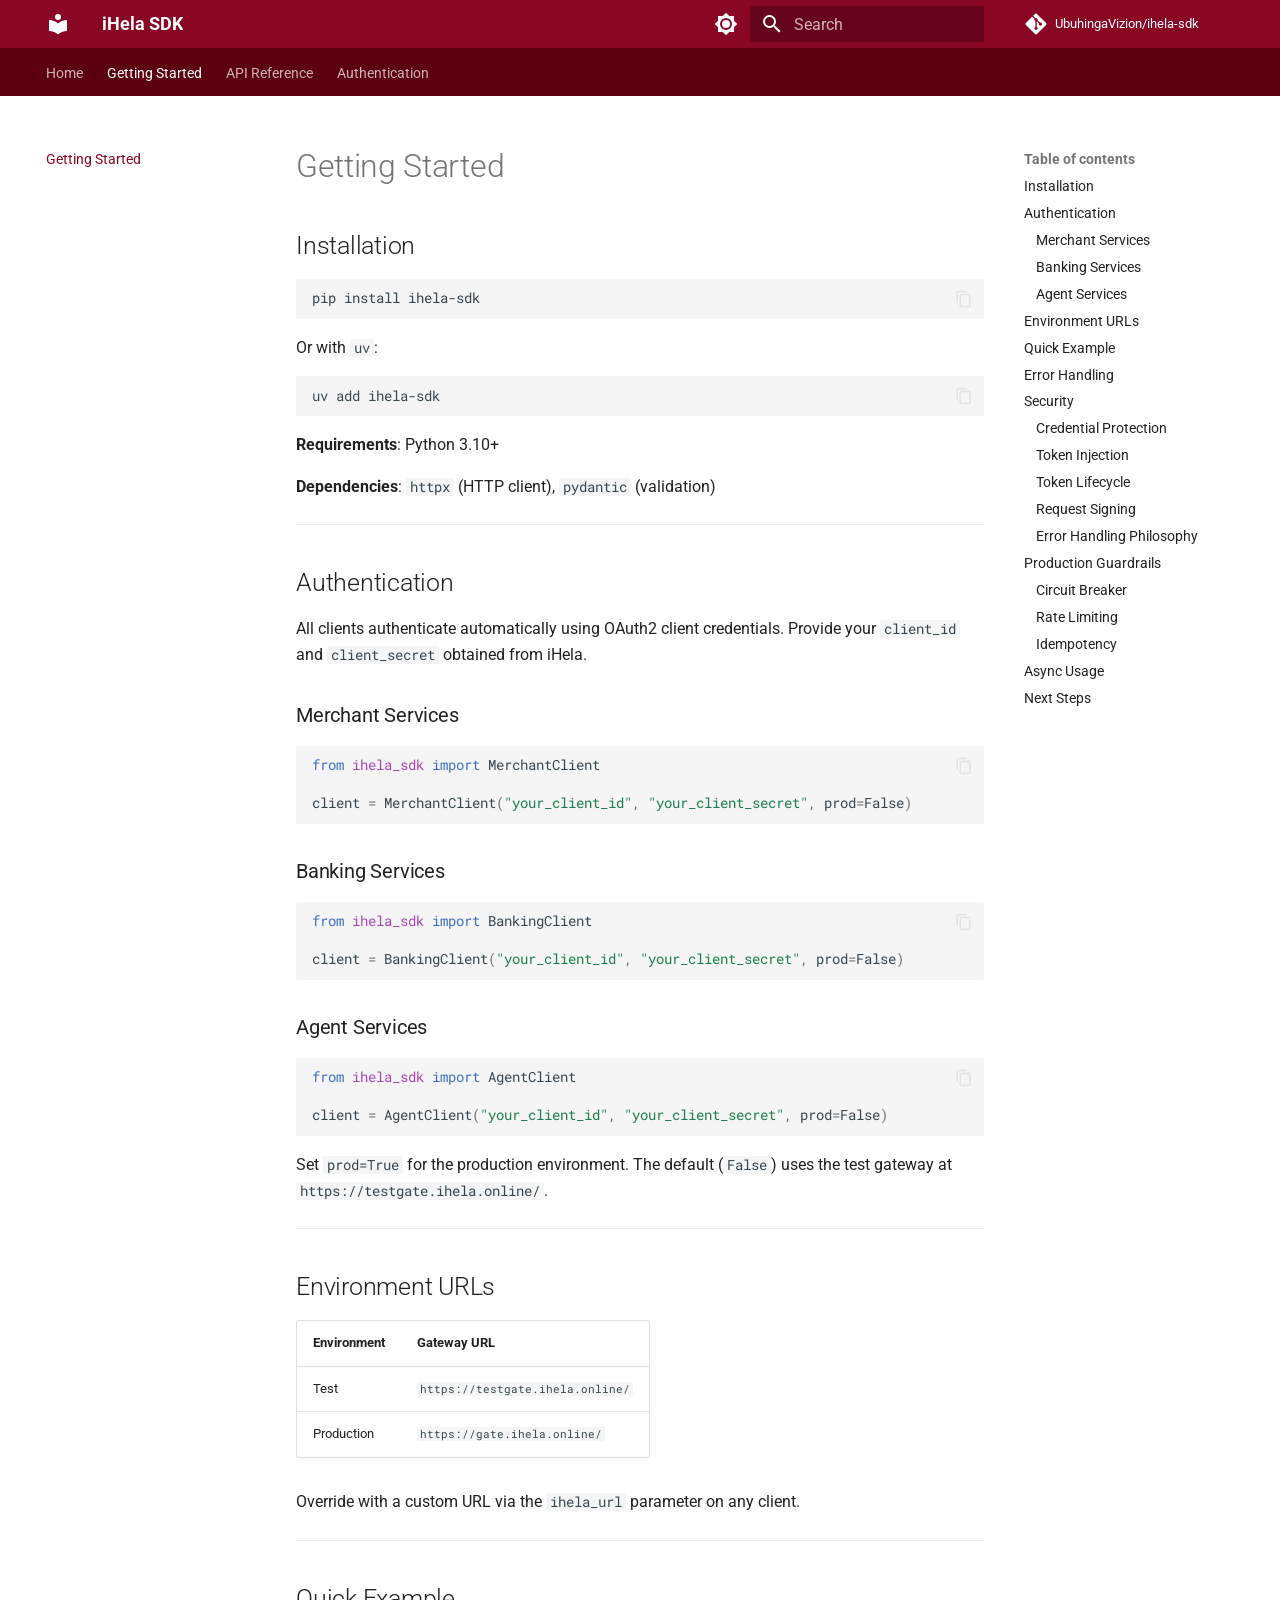
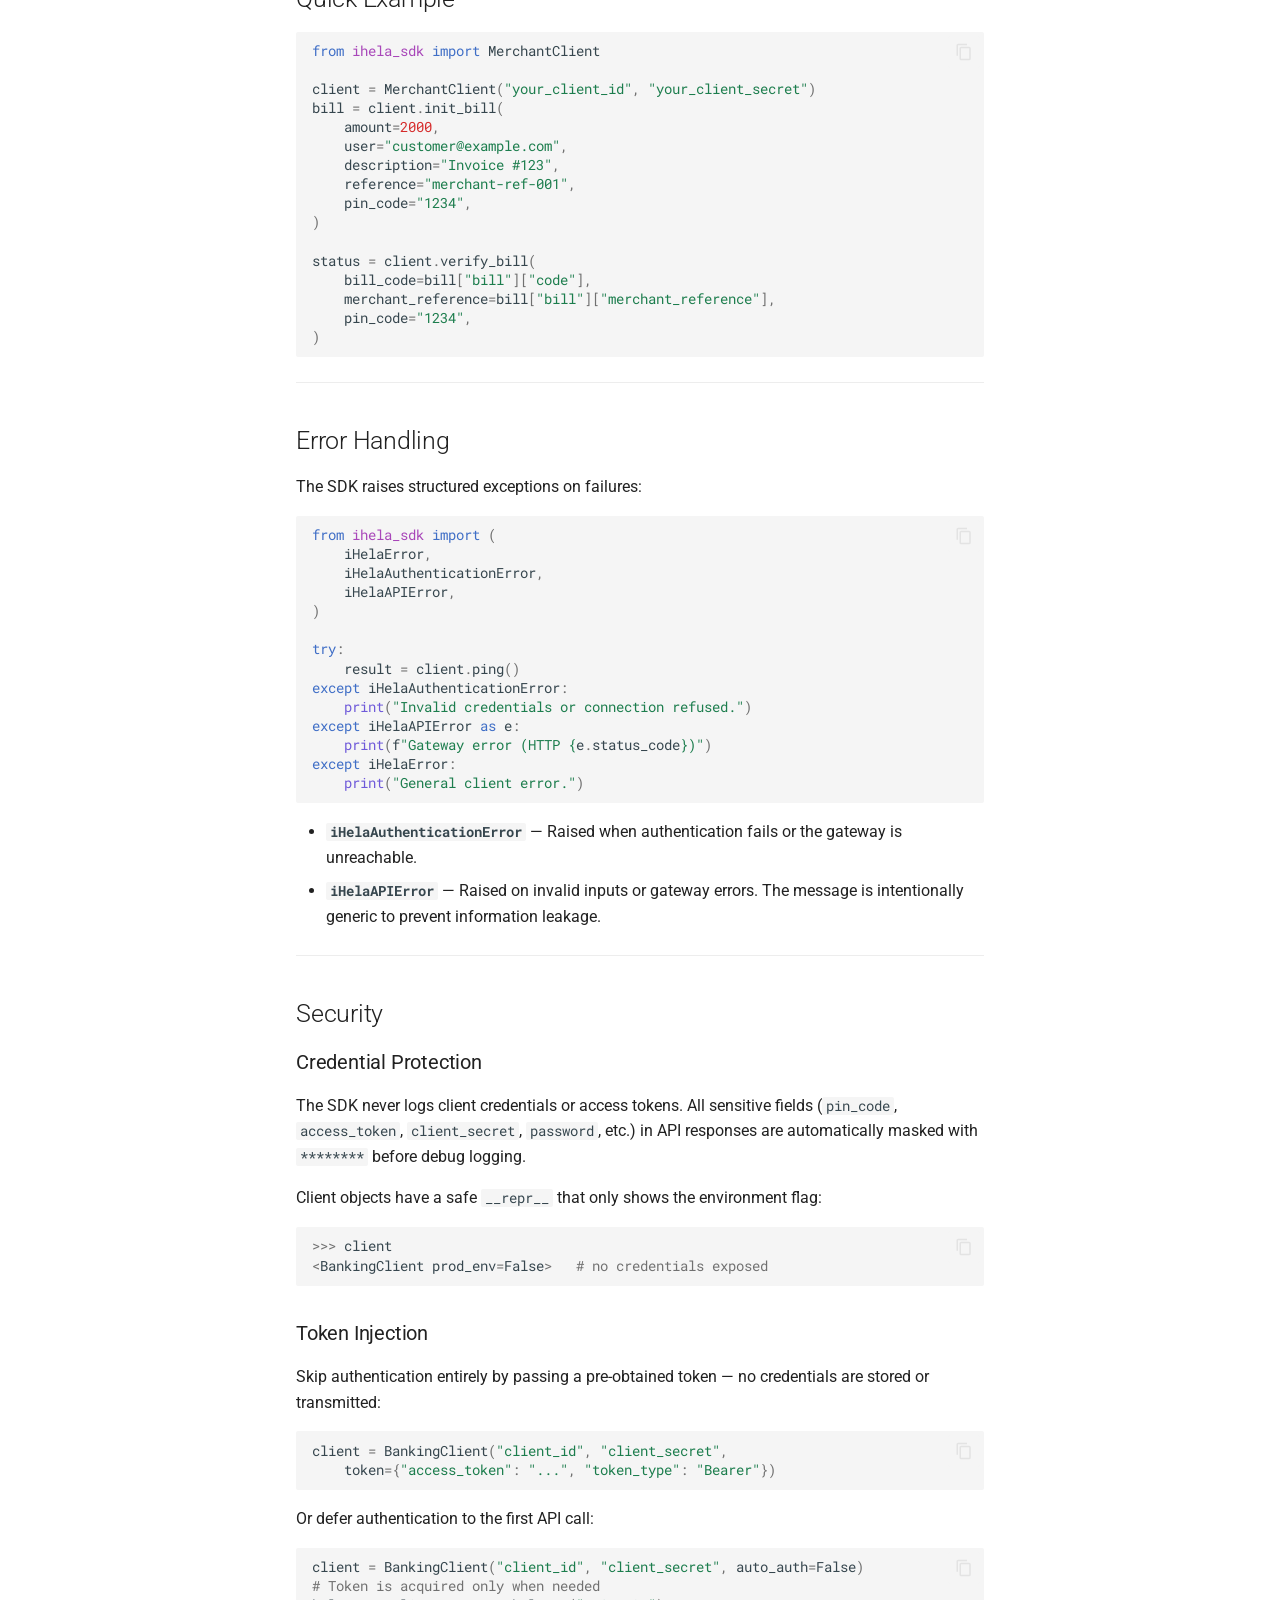
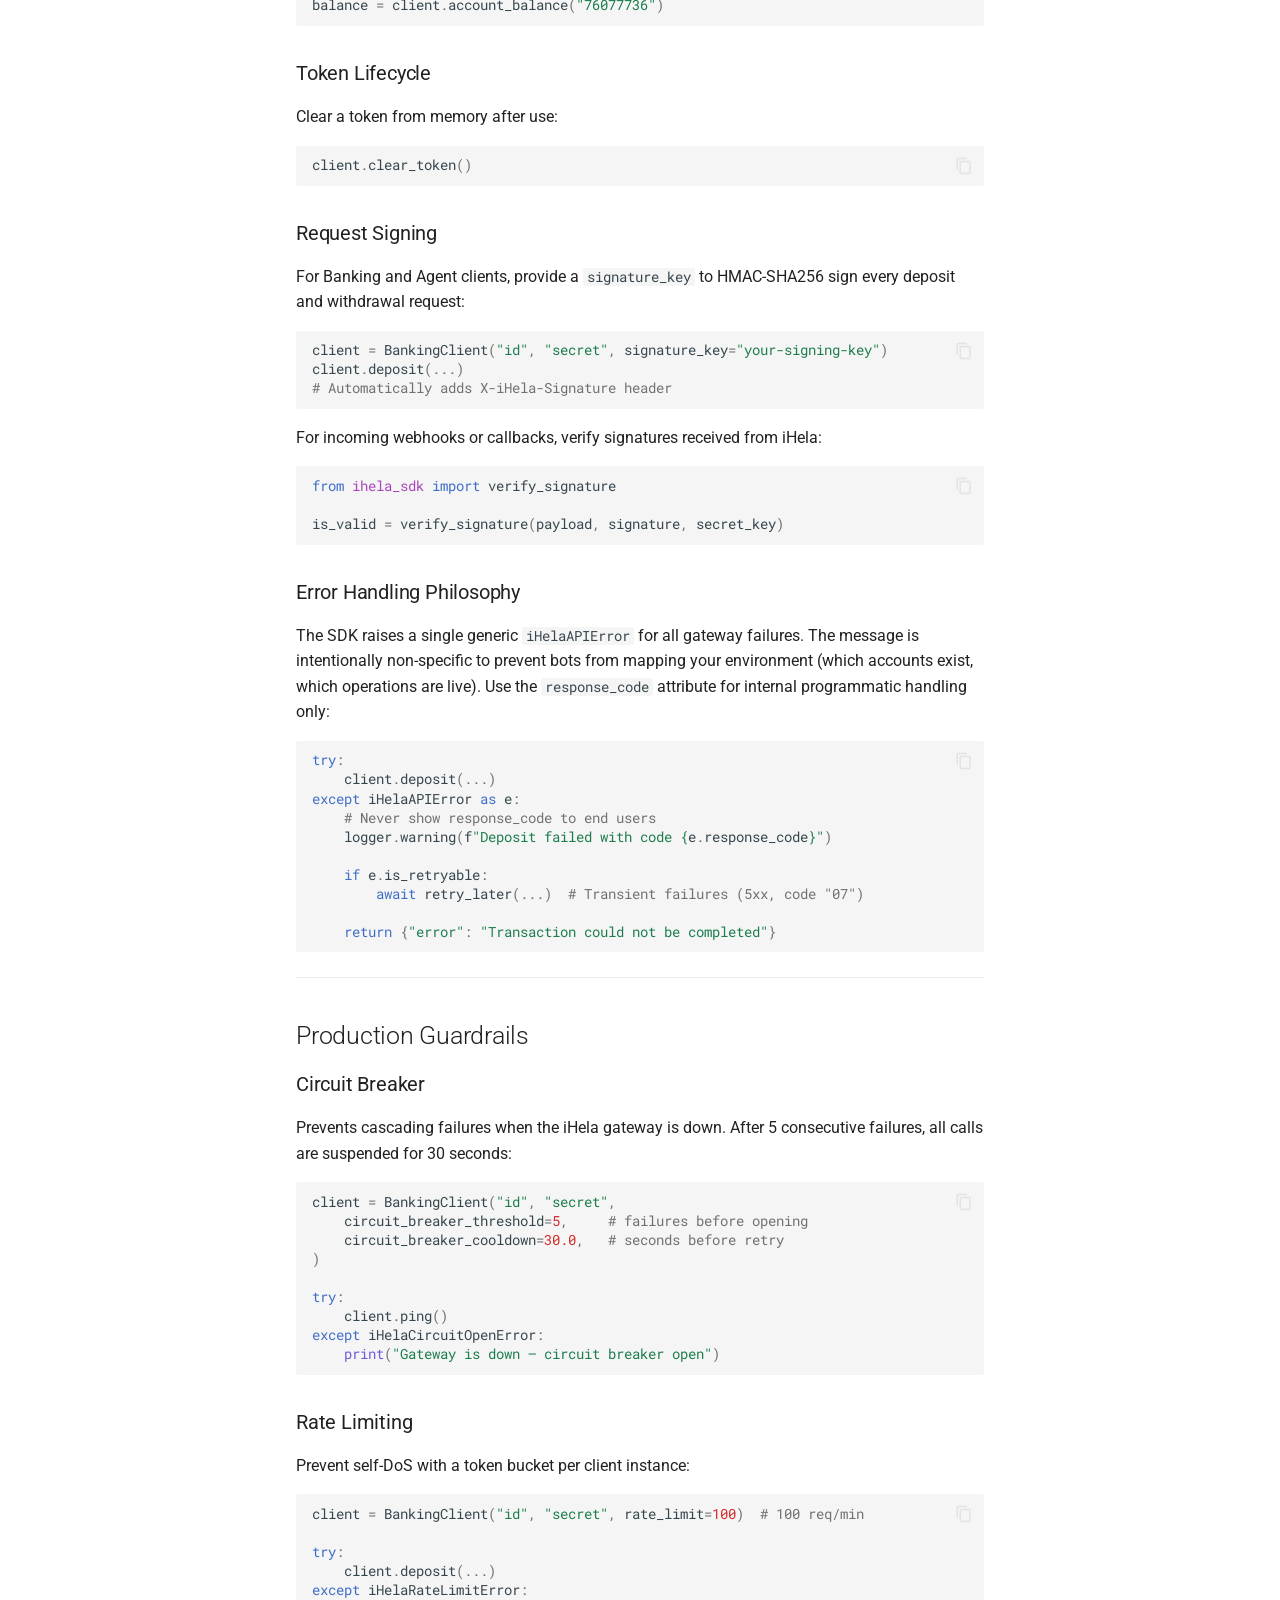
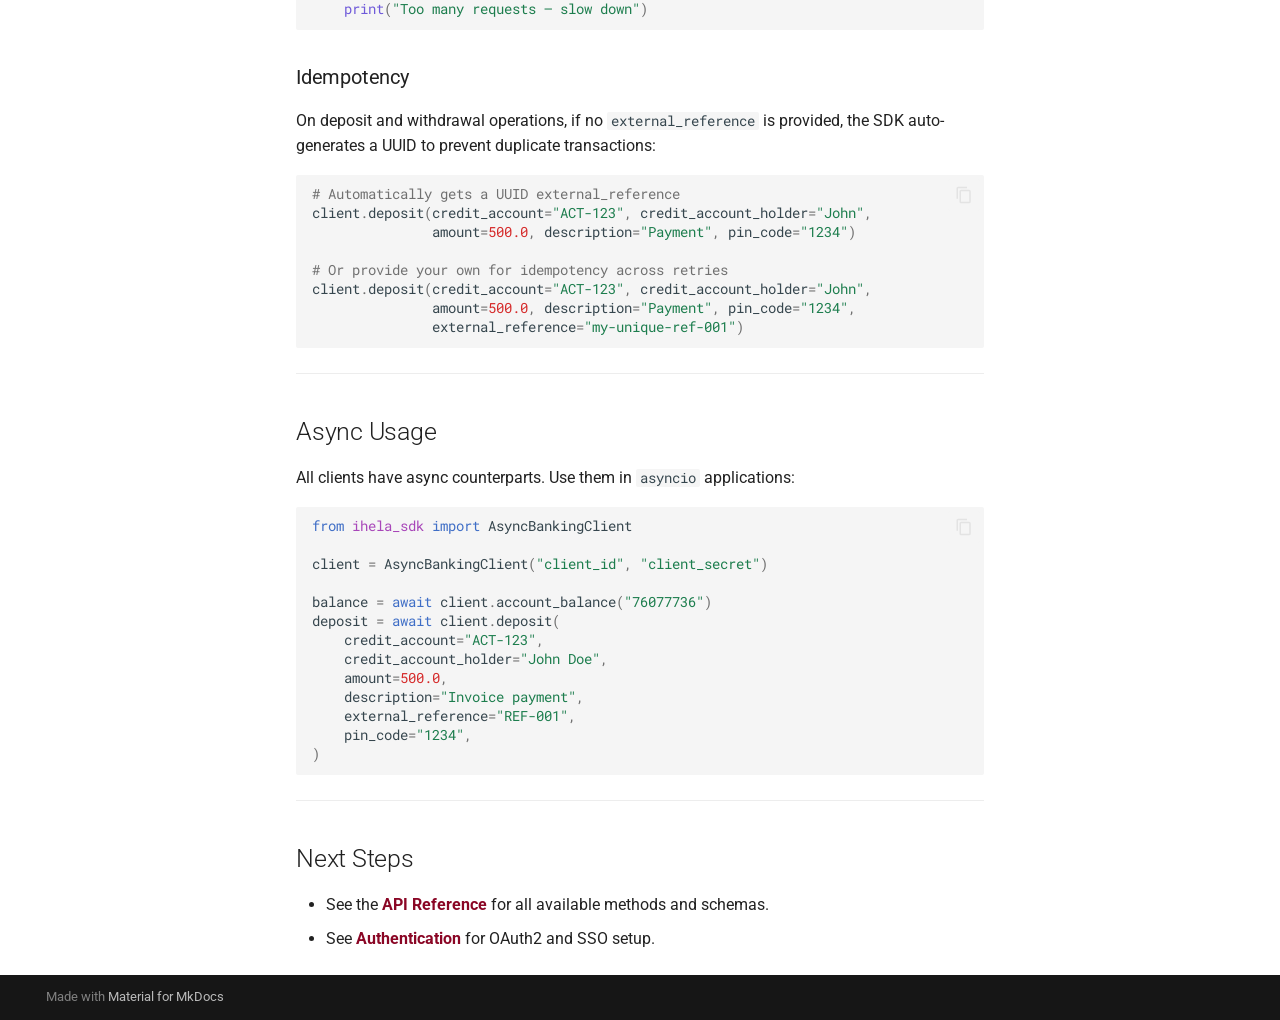
<file: getting-started/index.html>
<!doctype html>
<html lang="en" class="no-js">
  <head>
    
      <meta charset="utf-8">
      <meta name="viewport" content="width=device-width,initial-scale=1">
      
      
      
        <link rel="canonical" href="https://UbuhingaVizion.github.io/ihela-sdk/getting-started/">
      
      
        <link rel="prev" href="..">
      
      
        <link rel="next" href="../api/">
      
      
        
      
      
      <link rel="icon" href="../assets/images/favicon.png">
      <meta name="generator" content="mkdocs-1.6.1, mkdocs-material-9.7.6">
    
    
      
        <title>Getting Started - iHela SDK</title>
      
    
    
      <link rel="stylesheet" href="../assets/stylesheets/main.484c7ddc.min.css">
      
        
        <link rel="stylesheet" href="../assets/stylesheets/palette.ab4e12ef.min.css">
      
      


    
    
      
    
    
      
        
        
        <link rel="preconnect" href="https://fonts.gstatic.com" crossorigin>
        <link rel="stylesheet" href="https://fonts.googleapis.com/css?family=Roboto:300,300i,400,400i,700,700i%7CRoboto+Mono:400,400i,700,700i&display=fallback">
        <style>:root{--md-text-font:"Roboto";--md-code-font:"Roboto Mono"}</style>
      
    
    
      <link rel="stylesheet" href="../stylesheets/extra.css">
    
    <script>__md_scope=new URL("..",location),__md_hash=e=>[...e].reduce(((e,_)=>(e<<5)-e+_.charCodeAt(0)),0),__md_get=(e,_=localStorage,t=__md_scope)=>JSON.parse(_.getItem(t.pathname+"."+e)),__md_set=(e,_,t=localStorage,a=__md_scope)=>{try{t.setItem(a.pathname+"."+e,JSON.stringify(_))}catch(e){}}</script>
    
      

    
    
  </head>
  
  
    
    
      
    
    
    
    
    <body dir="ltr" data-md-color-scheme="default" data-md-color-primary="custom" data-md-color-accent="custom">
  
    
    <input class="md-toggle" data-md-toggle="drawer" type="checkbox" id="__drawer" autocomplete="off">
    <input class="md-toggle" data-md-toggle="search" type="checkbox" id="__search" autocomplete="off">
    <label class="md-overlay" for="__drawer"></label>
    <div data-md-component="skip">
      
        
        <a href="#getting-started" class="md-skip">
          Skip to content
        </a>
      
    </div>
    <div data-md-component="announce">
      
    </div>
    
    
      

<header class="md-header" data-md-component="header">
  <nav class="md-header__inner md-grid" aria-label="Header">
    <a href=".." title="iHela SDK" class="md-header__button md-logo" aria-label="iHela SDK" data-md-component="logo">
      
  
  <svg xmlns="http://www.w3.org/2000/svg" viewBox="0 0 24 24"><path d="M12 8a3 3 0 0 0 3-3 3 3 0 0 0-3-3 3 3 0 0 0-3 3 3 3 0 0 0 3 3m0 3.54C9.64 9.35 6.5 8 3 8v11c3.5 0 6.64 1.35 9 3.54 2.36-2.19 5.5-3.54 9-3.54V8c-3.5 0-6.64 1.35-9 3.54"/></svg>

    </a>
    <label class="md-header__button md-icon" for="__drawer">
      
      <svg xmlns="http://www.w3.org/2000/svg" viewBox="0 0 24 24"><path d="M3 6h18v2H3zm0 5h18v2H3zm0 5h18v2H3z"/></svg>
    </label>
    <div class="md-header__title" data-md-component="header-title">
      <div class="md-header__ellipsis">
        <div class="md-header__topic">
          <span class="md-ellipsis">
            iHela SDK
          </span>
        </div>
        <div class="md-header__topic" data-md-component="header-topic">
          <span class="md-ellipsis">
            
              Getting Started
            
          </span>
        </div>
      </div>
    </div>
    
      
        <form class="md-header__option" data-md-component="palette">
  
    
    
    
    <input class="md-option" data-md-color-media="" data-md-color-scheme="default" data-md-color-primary="custom" data-md-color-accent="custom"  aria-label="Switch to dark mode"  type="radio" name="__palette" id="__palette_0">
    
      <label class="md-header__button md-icon" title="Switch to dark mode" for="__palette_1" hidden>
        <svg xmlns="http://www.w3.org/2000/svg" viewBox="0 0 24 24"><path d="M12 8a4 4 0 0 0-4 4 4 4 0 0 0 4 4 4 4 0 0 0 4-4 4 4 0 0 0-4-4m0 10a6 6 0 0 1-6-6 6 6 0 0 1 6-6 6 6 0 0 1 6 6 6 6 0 0 1-6 6m8-9.31V4h-4.69L12 .69 8.69 4H4v4.69L.69 12 4 15.31V20h4.69L12 23.31 15.31 20H20v-4.69L23.31 12z"/></svg>
      </label>
    
  
    
    
    
    <input class="md-option" data-md-color-media="" data-md-color-scheme="slate" data-md-color-primary="custom" data-md-color-accent="custom"  aria-label="Switch to light mode"  type="radio" name="__palette" id="__palette_1">
    
      <label class="md-header__button md-icon" title="Switch to light mode" for="__palette_0" hidden>
        <svg xmlns="http://www.w3.org/2000/svg" viewBox="0 0 24 24"><path d="M12 18c-.89 0-1.74-.2-2.5-.55C11.56 16.5 13 14.42 13 12s-1.44-4.5-3.5-5.45C10.26 6.2 11.11 6 12 6a6 6 0 0 1 6 6 6 6 0 0 1-6 6m8-9.31V4h-4.69L12 .69 8.69 4H4v4.69L.69 12 4 15.31V20h4.69L12 23.31 15.31 20H20v-4.69L23.31 12z"/></svg>
      </label>
    
  
</form>
      
    
    
      <script>var palette=__md_get("__palette");if(palette&&palette.color){if("(prefers-color-scheme)"===palette.color.media){var media=matchMedia("(prefers-color-scheme: light)"),input=document.querySelector(media.matches?"[data-md-color-media='(prefers-color-scheme: light)']":"[data-md-color-media='(prefers-color-scheme: dark)']");palette.color.media=input.getAttribute("data-md-color-media"),palette.color.scheme=input.getAttribute("data-md-color-scheme"),palette.color.primary=input.getAttribute("data-md-color-primary"),palette.color.accent=input.getAttribute("data-md-color-accent")}for(var[key,value]of Object.entries(palette.color))document.body.setAttribute("data-md-color-"+key,value)}</script>
    
    
    
      
      
        <label class="md-header__button md-icon" for="__search">
          
          <svg xmlns="http://www.w3.org/2000/svg" viewBox="0 0 24 24"><path d="M9.5 3A6.5 6.5 0 0 1 16 9.5c0 1.61-.59 3.09-1.56 4.23l.27.27h.79l5 5-1.5 1.5-5-5v-.79l-.27-.27A6.52 6.52 0 0 1 9.5 16 6.5 6.5 0 0 1 3 9.5 6.5 6.5 0 0 1 9.5 3m0 2C7 5 5 7 5 9.5S7 14 9.5 14 14 12 14 9.5 12 5 9.5 5"/></svg>
        </label>
        <div class="md-search" data-md-component="search" role="dialog">
  <label class="md-search__overlay" for="__search"></label>
  <div class="md-search__inner" role="search">
    <form class="md-search__form" name="search">
      <input type="text" class="md-search__input" name="query" aria-label="Search" placeholder="Search" autocapitalize="off" autocorrect="off" autocomplete="off" spellcheck="false" data-md-component="search-query" required>
      <label class="md-search__icon md-icon" for="__search">
        
        <svg xmlns="http://www.w3.org/2000/svg" viewBox="0 0 24 24"><path d="M9.5 3A6.5 6.5 0 0 1 16 9.5c0 1.61-.59 3.09-1.56 4.23l.27.27h.79l5 5-1.5 1.5-5-5v-.79l-.27-.27A6.52 6.52 0 0 1 9.5 16 6.5 6.5 0 0 1 3 9.5 6.5 6.5 0 0 1 9.5 3m0 2C7 5 5 7 5 9.5S7 14 9.5 14 14 12 14 9.5 12 5 9.5 5"/></svg>
        
        <svg xmlns="http://www.w3.org/2000/svg" viewBox="0 0 24 24"><path d="M20 11v2H8l5.5 5.5-1.42 1.42L4.16 12l7.92-7.92L13.5 5.5 8 11z"/></svg>
      </label>
      <nav class="md-search__options" aria-label="Search">
        
        <button type="reset" class="md-search__icon md-icon" title="Clear" aria-label="Clear" tabindex="-1">
          
          <svg xmlns="http://www.w3.org/2000/svg" viewBox="0 0 24 24"><path d="M19 6.41 17.59 5 12 10.59 6.41 5 5 6.41 10.59 12 5 17.59 6.41 19 12 13.41 17.59 19 19 17.59 13.41 12z"/></svg>
        </button>
      </nav>
      
        <div class="md-search__suggest" data-md-component="search-suggest"></div>
      
    </form>
    <div class="md-search__output">
      <div class="md-search__scrollwrap" tabindex="0" data-md-scrollfix>
        <div class="md-search-result" data-md-component="search-result">
          <div class="md-search-result__meta">
            Initializing search
          </div>
          <ol class="md-search-result__list" role="presentation"></ol>
        </div>
      </div>
    </div>
  </div>
</div>
      
    
    
      <div class="md-header__source">
        <a href="https://github.com/UbuhingaVizion/ihela-sdk" title="Go to repository" class="md-source" data-md-component="source">
  <div class="md-source__icon md-icon">
    
    <svg xmlns="http://www.w3.org/2000/svg" viewBox="0 0 448 512"><!--! Font Awesome Free 7.1.0 by @fontawesome - https://fontawesome.com License - https://fontawesome.com/license/free (Icons: CC BY 4.0, Fonts: SIL OFL 1.1, Code: MIT License) Copyright 2025 Fonticons, Inc.--><path d="M439.6 236.1 244 40.5c-5.4-5.5-12.8-8.5-20.4-8.5s-15 3-20.4 8.4L162.5 81l51.5 51.5c27.1-9.1 52.7 16.8 43.4 43.7l49.7 49.7c34.2-11.8 61.2 31 35.5 56.7-26.5 26.5-70.2-2.9-56-37.3L240.3 199v121.9c25.3 12.5 22.3 41.8 9.1 55-6.4 6.4-15.2 10.1-24.3 10.1s-17.8-3.6-24.3-10.1c-17.6-17.6-11.1-46.9 11.2-56v-123c-20.8-8.5-24.6-30.7-18.6-45L142.6 101 8.5 235.1C3 240.6 0 247.9 0 255.5s3 15 8.5 20.4l195.6 195.7c5.4 5.4 12.7 8.4 20.4 8.4s15-3 20.4-8.4l194.7-194.7c5.4-5.4 8.4-12.8 8.4-20.4s-3-15-8.4-20.4"/></svg>
  </div>
  <div class="md-source__repository">
    UbuhingaVizion/ihela-sdk
  </div>
</a>
      </div>
    
  </nav>
  
</header>
    
    <div class="md-container" data-md-component="container">
      
      
        
          
            
<nav class="md-tabs" aria-label="Tabs" data-md-component="tabs">
  <div class="md-grid">
    <ul class="md-tabs__list">
      
        
  
  
  
  
    <li class="md-tabs__item">
      <a href=".." class="md-tabs__link">
        
  
  
    
  
  Home

      </a>
    </li>
  

      
        
  
  
  
    
  
  
    <li class="md-tabs__item md-tabs__item--active">
      <a href="./" class="md-tabs__link">
        
  
  
    
  
  Getting Started

      </a>
    </li>
  

      
        
  
  
  
  
    <li class="md-tabs__item">
      <a href="../api/" class="md-tabs__link">
        
  
  
    
  
  API Reference

      </a>
    </li>
  

      
        
  
  
  
  
    <li class="md-tabs__item">
      <a href="../authentication/" class="md-tabs__link">
        
  
  
    
  
  Authentication

      </a>
    </li>
  

      
    </ul>
  </div>
</nav>
          
        
      
      <main class="md-main" data-md-component="main">
        <div class="md-main__inner md-grid">
          
            
              
              <div class="md-sidebar md-sidebar--primary" data-md-component="sidebar" data-md-type="navigation" >
                <div class="md-sidebar__scrollwrap">
                  <div class="md-sidebar__inner">
                    


  


<nav class="md-nav md-nav--primary md-nav--lifted" aria-label="Navigation" data-md-level="0">
  <label class="md-nav__title" for="__drawer">
    <a href=".." title="iHela SDK" class="md-nav__button md-logo" aria-label="iHela SDK" data-md-component="logo">
      
  
  <svg xmlns="http://www.w3.org/2000/svg" viewBox="0 0 24 24"><path d="M12 8a3 3 0 0 0 3-3 3 3 0 0 0-3-3 3 3 0 0 0-3 3 3 3 0 0 0 3 3m0 3.54C9.64 9.35 6.5 8 3 8v11c3.5 0 6.64 1.35 9 3.54 2.36-2.19 5.5-3.54 9-3.54V8c-3.5 0-6.64 1.35-9 3.54"/></svg>

    </a>
    iHela SDK
  </label>
  
    <div class="md-nav__source">
      <a href="https://github.com/UbuhingaVizion/ihela-sdk" title="Go to repository" class="md-source" data-md-component="source">
  <div class="md-source__icon md-icon">
    
    <svg xmlns="http://www.w3.org/2000/svg" viewBox="0 0 448 512"><!--! Font Awesome Free 7.1.0 by @fontawesome - https://fontawesome.com License - https://fontawesome.com/license/free (Icons: CC BY 4.0, Fonts: SIL OFL 1.1, Code: MIT License) Copyright 2025 Fonticons, Inc.--><path d="M439.6 236.1 244 40.5c-5.4-5.5-12.8-8.5-20.4-8.5s-15 3-20.4 8.4L162.5 81l51.5 51.5c27.1-9.1 52.7 16.8 43.4 43.7l49.7 49.7c34.2-11.8 61.2 31 35.5 56.7-26.5 26.5-70.2-2.9-56-37.3L240.3 199v121.9c25.3 12.5 22.3 41.8 9.1 55-6.4 6.4-15.2 10.1-24.3 10.1s-17.8-3.6-24.3-10.1c-17.6-17.6-11.1-46.9 11.2-56v-123c-20.8-8.5-24.6-30.7-18.6-45L142.6 101 8.5 235.1C3 240.6 0 247.9 0 255.5s3 15 8.5 20.4l195.6 195.7c5.4 5.4 12.7 8.4 20.4 8.4s15-3 20.4-8.4l194.7-194.7c5.4-5.4 8.4-12.8 8.4-20.4s-3-15-8.4-20.4"/></svg>
  </div>
  <div class="md-source__repository">
    UbuhingaVizion/ihela-sdk
  </div>
</a>
    </div>
  
  <ul class="md-nav__list" data-md-scrollfix>
    
      
      
  
  
  
  
    <li class="md-nav__item">
      <a href=".." class="md-nav__link">
        
  
  
  <span class="md-ellipsis">
    
  
    Home
  

    
  </span>
  
  

      </a>
    </li>
  

    
      
      
  
  
    
  
  
  
    <li class="md-nav__item md-nav__item--active">
      
      <input class="md-nav__toggle md-toggle" type="checkbox" id="__toc">
      
      
        
      
      
        <label class="md-nav__link md-nav__link--active" for="__toc">
          
  
  
  <span class="md-ellipsis">
    
  
    Getting Started
  

    
  </span>
  
  

          <span class="md-nav__icon md-icon"></span>
        </label>
      
      <a href="./" class="md-nav__link md-nav__link--active">
        
  
  
  <span class="md-ellipsis">
    
  
    Getting Started
  

    
  </span>
  
  

      </a>
      
        

<nav class="md-nav md-nav--secondary" aria-label="Table of contents">
  
  
  
    
  
  
    <label class="md-nav__title" for="__toc">
      <span class="md-nav__icon md-icon"></span>
      Table of contents
    </label>
    <ul class="md-nav__list" data-md-component="toc" data-md-scrollfix>
      
        <li class="md-nav__item">
  <a href="#installation" class="md-nav__link">
    <span class="md-ellipsis">
      
        Installation
      
    </span>
  </a>
  
</li>
      
        <li class="md-nav__item">
  <a href="#authentication" class="md-nav__link">
    <span class="md-ellipsis">
      
        Authentication
      
    </span>
  </a>
  
    <nav class="md-nav" aria-label="Authentication">
      <ul class="md-nav__list">
        
          <li class="md-nav__item">
  <a href="#merchant-services" class="md-nav__link">
    <span class="md-ellipsis">
      
        Merchant Services
      
    </span>
  </a>
  
</li>
        
          <li class="md-nav__item">
  <a href="#banking-services" class="md-nav__link">
    <span class="md-ellipsis">
      
        Banking Services
      
    </span>
  </a>
  
</li>
        
          <li class="md-nav__item">
  <a href="#agent-services" class="md-nav__link">
    <span class="md-ellipsis">
      
        Agent Services
      
    </span>
  </a>
  
</li>
        
      </ul>
    </nav>
  
</li>
      
        <li class="md-nav__item">
  <a href="#environment-urls" class="md-nav__link">
    <span class="md-ellipsis">
      
        Environment URLs
      
    </span>
  </a>
  
</li>
      
        <li class="md-nav__item">
  <a href="#quick-example" class="md-nav__link">
    <span class="md-ellipsis">
      
        Quick Example
      
    </span>
  </a>
  
</li>
      
        <li class="md-nav__item">
  <a href="#error-handling" class="md-nav__link">
    <span class="md-ellipsis">
      
        Error Handling
      
    </span>
  </a>
  
</li>
      
        <li class="md-nav__item">
  <a href="#security" class="md-nav__link">
    <span class="md-ellipsis">
      
        Security
      
    </span>
  </a>
  
    <nav class="md-nav" aria-label="Security">
      <ul class="md-nav__list">
        
          <li class="md-nav__item">
  <a href="#credential-protection" class="md-nav__link">
    <span class="md-ellipsis">
      
        Credential Protection
      
    </span>
  </a>
  
</li>
        
          <li class="md-nav__item">
  <a href="#token-injection" class="md-nav__link">
    <span class="md-ellipsis">
      
        Token Injection
      
    </span>
  </a>
  
</li>
        
          <li class="md-nav__item">
  <a href="#token-lifecycle" class="md-nav__link">
    <span class="md-ellipsis">
      
        Token Lifecycle
      
    </span>
  </a>
  
</li>
        
          <li class="md-nav__item">
  <a href="#request-signing" class="md-nav__link">
    <span class="md-ellipsis">
      
        Request Signing
      
    </span>
  </a>
  
</li>
        
          <li class="md-nav__item">
  <a href="#error-handling-philosophy" class="md-nav__link">
    <span class="md-ellipsis">
      
        Error Handling Philosophy
      
    </span>
  </a>
  
</li>
        
      </ul>
    </nav>
  
</li>
      
        <li class="md-nav__item">
  <a href="#production-guardrails" class="md-nav__link">
    <span class="md-ellipsis">
      
        Production Guardrails
      
    </span>
  </a>
  
    <nav class="md-nav" aria-label="Production Guardrails">
      <ul class="md-nav__list">
        
          <li class="md-nav__item">
  <a href="#circuit-breaker" class="md-nav__link">
    <span class="md-ellipsis">
      
        Circuit Breaker
      
    </span>
  </a>
  
</li>
        
          <li class="md-nav__item">
  <a href="#rate-limiting" class="md-nav__link">
    <span class="md-ellipsis">
      
        Rate Limiting
      
    </span>
  </a>
  
</li>
        
          <li class="md-nav__item">
  <a href="#idempotency" class="md-nav__link">
    <span class="md-ellipsis">
      
        Idempotency
      
    </span>
  </a>
  
</li>
        
      </ul>
    </nav>
  
</li>
      
        <li class="md-nav__item">
  <a href="#async-usage" class="md-nav__link">
    <span class="md-ellipsis">
      
        Async Usage
      
    </span>
  </a>
  
</li>
      
        <li class="md-nav__item">
  <a href="#next-steps" class="md-nav__link">
    <span class="md-ellipsis">
      
        Next Steps
      
    </span>
  </a>
  
</li>
      
    </ul>
  
</nav>
      
    </li>
  

    
      
      
  
  
  
  
    <li class="md-nav__item">
      <a href="../api/" class="md-nav__link">
        
  
  
  <span class="md-ellipsis">
    
  
    API Reference
  

    
  </span>
  
  

      </a>
    </li>
  

    
      
      
  
  
  
  
    <li class="md-nav__item">
      <a href="../authentication/" class="md-nav__link">
        
  
  
  <span class="md-ellipsis">
    
  
    Authentication
  

    
  </span>
  
  

      </a>
    </li>
  

    
  </ul>
</nav>
                  </div>
                </div>
              </div>
            
            
              
              <div class="md-sidebar md-sidebar--secondary" data-md-component="sidebar" data-md-type="toc" >
                <div class="md-sidebar__scrollwrap">
                  <div class="md-sidebar__inner">
                    

<nav class="md-nav md-nav--secondary" aria-label="Table of contents">
  
  
  
    
  
  
    <label class="md-nav__title" for="__toc">
      <span class="md-nav__icon md-icon"></span>
      Table of contents
    </label>
    <ul class="md-nav__list" data-md-component="toc" data-md-scrollfix>
      
        <li class="md-nav__item">
  <a href="#installation" class="md-nav__link">
    <span class="md-ellipsis">
      
        Installation
      
    </span>
  </a>
  
</li>
      
        <li class="md-nav__item">
  <a href="#authentication" class="md-nav__link">
    <span class="md-ellipsis">
      
        Authentication
      
    </span>
  </a>
  
    <nav class="md-nav" aria-label="Authentication">
      <ul class="md-nav__list">
        
          <li class="md-nav__item">
  <a href="#merchant-services" class="md-nav__link">
    <span class="md-ellipsis">
      
        Merchant Services
      
    </span>
  </a>
  
</li>
        
          <li class="md-nav__item">
  <a href="#banking-services" class="md-nav__link">
    <span class="md-ellipsis">
      
        Banking Services
      
    </span>
  </a>
  
</li>
        
          <li class="md-nav__item">
  <a href="#agent-services" class="md-nav__link">
    <span class="md-ellipsis">
      
        Agent Services
      
    </span>
  </a>
  
</li>
        
      </ul>
    </nav>
  
</li>
      
        <li class="md-nav__item">
  <a href="#environment-urls" class="md-nav__link">
    <span class="md-ellipsis">
      
        Environment URLs
      
    </span>
  </a>
  
</li>
      
        <li class="md-nav__item">
  <a href="#quick-example" class="md-nav__link">
    <span class="md-ellipsis">
      
        Quick Example
      
    </span>
  </a>
  
</li>
      
        <li class="md-nav__item">
  <a href="#error-handling" class="md-nav__link">
    <span class="md-ellipsis">
      
        Error Handling
      
    </span>
  </a>
  
</li>
      
        <li class="md-nav__item">
  <a href="#security" class="md-nav__link">
    <span class="md-ellipsis">
      
        Security
      
    </span>
  </a>
  
    <nav class="md-nav" aria-label="Security">
      <ul class="md-nav__list">
        
          <li class="md-nav__item">
  <a href="#credential-protection" class="md-nav__link">
    <span class="md-ellipsis">
      
        Credential Protection
      
    </span>
  </a>
  
</li>
        
          <li class="md-nav__item">
  <a href="#token-injection" class="md-nav__link">
    <span class="md-ellipsis">
      
        Token Injection
      
    </span>
  </a>
  
</li>
        
          <li class="md-nav__item">
  <a href="#token-lifecycle" class="md-nav__link">
    <span class="md-ellipsis">
      
        Token Lifecycle
      
    </span>
  </a>
  
</li>
        
          <li class="md-nav__item">
  <a href="#request-signing" class="md-nav__link">
    <span class="md-ellipsis">
      
        Request Signing
      
    </span>
  </a>
  
</li>
        
          <li class="md-nav__item">
  <a href="#error-handling-philosophy" class="md-nav__link">
    <span class="md-ellipsis">
      
        Error Handling Philosophy
      
    </span>
  </a>
  
</li>
        
      </ul>
    </nav>
  
</li>
      
        <li class="md-nav__item">
  <a href="#production-guardrails" class="md-nav__link">
    <span class="md-ellipsis">
      
        Production Guardrails
      
    </span>
  </a>
  
    <nav class="md-nav" aria-label="Production Guardrails">
      <ul class="md-nav__list">
        
          <li class="md-nav__item">
  <a href="#circuit-breaker" class="md-nav__link">
    <span class="md-ellipsis">
      
        Circuit Breaker
      
    </span>
  </a>
  
</li>
        
          <li class="md-nav__item">
  <a href="#rate-limiting" class="md-nav__link">
    <span class="md-ellipsis">
      
        Rate Limiting
      
    </span>
  </a>
  
</li>
        
          <li class="md-nav__item">
  <a href="#idempotency" class="md-nav__link">
    <span class="md-ellipsis">
      
        Idempotency
      
    </span>
  </a>
  
</li>
        
      </ul>
    </nav>
  
</li>
      
        <li class="md-nav__item">
  <a href="#async-usage" class="md-nav__link">
    <span class="md-ellipsis">
      
        Async Usage
      
    </span>
  </a>
  
</li>
      
        <li class="md-nav__item">
  <a href="#next-steps" class="md-nav__link">
    <span class="md-ellipsis">
      
        Next Steps
      
    </span>
  </a>
  
</li>
      
    </ul>
  
</nav>
                  </div>
                </div>
              </div>
            
          
          
            <div class="md-content" data-md-component="content">
              
              <article class="md-content__inner md-typeset">
                
                  


  
  


<h1 id="getting-started">Getting Started</h1>
<h2 id="installation">Installation</h2>
<div class="language-bash highlight"><pre><span></span><code><span id="__span-0-1"><a id="__codelineno-0-1" name="__codelineno-0-1" href="#__codelineno-0-1"></a>pip<span class="w"> </span>install<span class="w"> </span>ihela-sdk
</span></code></pre></div>
<p>Or with <code>uv</code>:</p>
<div class="language-bash highlight"><pre><span></span><code><span id="__span-1-1"><a id="__codelineno-1-1" name="__codelineno-1-1" href="#__codelineno-1-1"></a>uv<span class="w"> </span>add<span class="w"> </span>ihela-sdk
</span></code></pre></div>
<p><strong>Requirements</strong>: Python 3.10+</p>
<p><strong>Dependencies</strong>: <code>httpx</code> (HTTP client), <code>pydantic</code> (validation)</p>
<hr />
<h2 id="authentication">Authentication</h2>
<p>All clients authenticate automatically using OAuth2 client credentials. Provide
your <code>client_id</code> and <code>client_secret</code> obtained from iHela.</p>
<h3 id="merchant-services">Merchant Services</h3>
<div class="language-python highlight"><pre><span></span><code><span id="__span-2-1"><a id="__codelineno-2-1" name="__codelineno-2-1" href="#__codelineno-2-1"></a><span class="kn">from</span><span class="w"> </span><span class="nn">ihela_sdk</span><span class="w"> </span><span class="kn">import</span> <span class="n">MerchantClient</span>
</span><span id="__span-2-2"><a id="__codelineno-2-2" name="__codelineno-2-2" href="#__codelineno-2-2"></a>
</span><span id="__span-2-3"><a id="__codelineno-2-3" name="__codelineno-2-3" href="#__codelineno-2-3"></a><span class="n">client</span> <span class="o">=</span> <span class="n">MerchantClient</span><span class="p">(</span><span class="s2">&quot;your_client_id&quot;</span><span class="p">,</span> <span class="s2">&quot;your_client_secret&quot;</span><span class="p">,</span> <span class="n">prod</span><span class="o">=</span><span class="kc">False</span><span class="p">)</span>
</span></code></pre></div>
<h3 id="banking-services">Banking Services</h3>
<div class="language-python highlight"><pre><span></span><code><span id="__span-3-1"><a id="__codelineno-3-1" name="__codelineno-3-1" href="#__codelineno-3-1"></a><span class="kn">from</span><span class="w"> </span><span class="nn">ihela_sdk</span><span class="w"> </span><span class="kn">import</span> <span class="n">BankingClient</span>
</span><span id="__span-3-2"><a id="__codelineno-3-2" name="__codelineno-3-2" href="#__codelineno-3-2"></a>
</span><span id="__span-3-3"><a id="__codelineno-3-3" name="__codelineno-3-3" href="#__codelineno-3-3"></a><span class="n">client</span> <span class="o">=</span> <span class="n">BankingClient</span><span class="p">(</span><span class="s2">&quot;your_client_id&quot;</span><span class="p">,</span> <span class="s2">&quot;your_client_secret&quot;</span><span class="p">,</span> <span class="n">prod</span><span class="o">=</span><span class="kc">False</span><span class="p">)</span>
</span></code></pre></div>
<h3 id="agent-services">Agent Services</h3>
<div class="language-python highlight"><pre><span></span><code><span id="__span-4-1"><a id="__codelineno-4-1" name="__codelineno-4-1" href="#__codelineno-4-1"></a><span class="kn">from</span><span class="w"> </span><span class="nn">ihela_sdk</span><span class="w"> </span><span class="kn">import</span> <span class="n">AgentClient</span>
</span><span id="__span-4-2"><a id="__codelineno-4-2" name="__codelineno-4-2" href="#__codelineno-4-2"></a>
</span><span id="__span-4-3"><a id="__codelineno-4-3" name="__codelineno-4-3" href="#__codelineno-4-3"></a><span class="n">client</span> <span class="o">=</span> <span class="n">AgentClient</span><span class="p">(</span><span class="s2">&quot;your_client_id&quot;</span><span class="p">,</span> <span class="s2">&quot;your_client_secret&quot;</span><span class="p">,</span> <span class="n">prod</span><span class="o">=</span><span class="kc">False</span><span class="p">)</span>
</span></code></pre></div>
<p>Set <code>prod=True</code> for the production environment. The default (<code>False</code>) uses the
test gateway at <code>https://testgate.ihela.online/</code>.</p>
<hr />
<h2 id="environment-urls">Environment URLs</h2>
<table>
<thead>
<tr>
<th>Environment</th>
<th>Gateway URL</th>
</tr>
</thead>
<tbody>
<tr>
<td>Test</td>
<td><code>https://testgate.ihela.online/</code></td>
</tr>
<tr>
<td>Production</td>
<td><code>https://gate.ihela.online/</code></td>
</tr>
</tbody>
</table>
<p>Override with a custom URL via the <code>ihela_url</code> parameter on any client.</p>
<hr />
<h2 id="quick-example">Quick Example</h2>
<div class="language-python highlight"><pre><span></span><code><span id="__span-5-1"><a id="__codelineno-5-1" name="__codelineno-5-1" href="#__codelineno-5-1"></a><span class="kn">from</span><span class="w"> </span><span class="nn">ihela_sdk</span><span class="w"> </span><span class="kn">import</span> <span class="n">MerchantClient</span>
</span><span id="__span-5-2"><a id="__codelineno-5-2" name="__codelineno-5-2" href="#__codelineno-5-2"></a>
</span><span id="__span-5-3"><a id="__codelineno-5-3" name="__codelineno-5-3" href="#__codelineno-5-3"></a><span class="n">client</span> <span class="o">=</span> <span class="n">MerchantClient</span><span class="p">(</span><span class="s2">&quot;your_client_id&quot;</span><span class="p">,</span> <span class="s2">&quot;your_client_secret&quot;</span><span class="p">)</span>
</span><span id="__span-5-4"><a id="__codelineno-5-4" name="__codelineno-5-4" href="#__codelineno-5-4"></a><span class="n">bill</span> <span class="o">=</span> <span class="n">client</span><span class="o">.</span><span class="n">init_bill</span><span class="p">(</span>
</span><span id="__span-5-5"><a id="__codelineno-5-5" name="__codelineno-5-5" href="#__codelineno-5-5"></a>    <span class="n">amount</span><span class="o">=</span><span class="mi">2000</span><span class="p">,</span>
</span><span id="__span-5-6"><a id="__codelineno-5-6" name="__codelineno-5-6" href="#__codelineno-5-6"></a>    <span class="n">user</span><span class="o">=</span><span class="s2">&quot;customer@example.com&quot;</span><span class="p">,</span>
</span><span id="__span-5-7"><a id="__codelineno-5-7" name="__codelineno-5-7" href="#__codelineno-5-7"></a>    <span class="n">description</span><span class="o">=</span><span class="s2">&quot;Invoice #123&quot;</span><span class="p">,</span>
</span><span id="__span-5-8"><a id="__codelineno-5-8" name="__codelineno-5-8" href="#__codelineno-5-8"></a>    <span class="n">reference</span><span class="o">=</span><span class="s2">&quot;merchant-ref-001&quot;</span><span class="p">,</span>
</span><span id="__span-5-9"><a id="__codelineno-5-9" name="__codelineno-5-9" href="#__codelineno-5-9"></a>    <span class="n">pin_code</span><span class="o">=</span><span class="s2">&quot;1234&quot;</span><span class="p">,</span>
</span><span id="__span-5-10"><a id="__codelineno-5-10" name="__codelineno-5-10" href="#__codelineno-5-10"></a><span class="p">)</span>
</span><span id="__span-5-11"><a id="__codelineno-5-11" name="__codelineno-5-11" href="#__codelineno-5-11"></a>
</span><span id="__span-5-12"><a id="__codelineno-5-12" name="__codelineno-5-12" href="#__codelineno-5-12"></a><span class="n">status</span> <span class="o">=</span> <span class="n">client</span><span class="o">.</span><span class="n">verify_bill</span><span class="p">(</span>
</span><span id="__span-5-13"><a id="__codelineno-5-13" name="__codelineno-5-13" href="#__codelineno-5-13"></a>    <span class="n">bill_code</span><span class="o">=</span><span class="n">bill</span><span class="p">[</span><span class="s2">&quot;bill&quot;</span><span class="p">][</span><span class="s2">&quot;code&quot;</span><span class="p">],</span>
</span><span id="__span-5-14"><a id="__codelineno-5-14" name="__codelineno-5-14" href="#__codelineno-5-14"></a>    <span class="n">merchant_reference</span><span class="o">=</span><span class="n">bill</span><span class="p">[</span><span class="s2">&quot;bill&quot;</span><span class="p">][</span><span class="s2">&quot;merchant_reference&quot;</span><span class="p">],</span>
</span><span id="__span-5-15"><a id="__codelineno-5-15" name="__codelineno-5-15" href="#__codelineno-5-15"></a>    <span class="n">pin_code</span><span class="o">=</span><span class="s2">&quot;1234&quot;</span><span class="p">,</span>
</span><span id="__span-5-16"><a id="__codelineno-5-16" name="__codelineno-5-16" href="#__codelineno-5-16"></a><span class="p">)</span>
</span></code></pre></div>
<hr />
<h2 id="error-handling">Error Handling</h2>
<p>The SDK raises structured exceptions on failures:</p>
<div class="language-python highlight"><pre><span></span><code><span id="__span-6-1"><a id="__codelineno-6-1" name="__codelineno-6-1" href="#__codelineno-6-1"></a><span class="kn">from</span><span class="w"> </span><span class="nn">ihela_sdk</span><span class="w"> </span><span class="kn">import</span> <span class="p">(</span>
</span><span id="__span-6-2"><a id="__codelineno-6-2" name="__codelineno-6-2" href="#__codelineno-6-2"></a>    <span class="n">iHelaError</span><span class="p">,</span>
</span><span id="__span-6-3"><a id="__codelineno-6-3" name="__codelineno-6-3" href="#__codelineno-6-3"></a>    <span class="n">iHelaAuthenticationError</span><span class="p">,</span>
</span><span id="__span-6-4"><a id="__codelineno-6-4" name="__codelineno-6-4" href="#__codelineno-6-4"></a>    <span class="n">iHelaAPIError</span><span class="p">,</span>
</span><span id="__span-6-5"><a id="__codelineno-6-5" name="__codelineno-6-5" href="#__codelineno-6-5"></a><span class="p">)</span>
</span><span id="__span-6-6"><a id="__codelineno-6-6" name="__codelineno-6-6" href="#__codelineno-6-6"></a>
</span><span id="__span-6-7"><a id="__codelineno-6-7" name="__codelineno-6-7" href="#__codelineno-6-7"></a><span class="k">try</span><span class="p">:</span>
</span><span id="__span-6-8"><a id="__codelineno-6-8" name="__codelineno-6-8" href="#__codelineno-6-8"></a>    <span class="n">result</span> <span class="o">=</span> <span class="n">client</span><span class="o">.</span><span class="n">ping</span><span class="p">()</span>
</span><span id="__span-6-9"><a id="__codelineno-6-9" name="__codelineno-6-9" href="#__codelineno-6-9"></a><span class="k">except</span> <span class="n">iHelaAuthenticationError</span><span class="p">:</span>
</span><span id="__span-6-10"><a id="__codelineno-6-10" name="__codelineno-6-10" href="#__codelineno-6-10"></a>    <span class="nb">print</span><span class="p">(</span><span class="s2">&quot;Invalid credentials or connection refused.&quot;</span><span class="p">)</span>
</span><span id="__span-6-11"><a id="__codelineno-6-11" name="__codelineno-6-11" href="#__codelineno-6-11"></a><span class="k">except</span> <span class="n">iHelaAPIError</span> <span class="k">as</span> <span class="n">e</span><span class="p">:</span>
</span><span id="__span-6-12"><a id="__codelineno-6-12" name="__codelineno-6-12" href="#__codelineno-6-12"></a>    <span class="nb">print</span><span class="p">(</span><span class="sa">f</span><span class="s2">&quot;Gateway error (HTTP </span><span class="si">{</span><span class="n">e</span><span class="o">.</span><span class="n">status_code</span><span class="si">}</span><span class="s2">)&quot;</span><span class="p">)</span>
</span><span id="__span-6-13"><a id="__codelineno-6-13" name="__codelineno-6-13" href="#__codelineno-6-13"></a><span class="k">except</span> <span class="n">iHelaError</span><span class="p">:</span>
</span><span id="__span-6-14"><a id="__codelineno-6-14" name="__codelineno-6-14" href="#__codelineno-6-14"></a>    <span class="nb">print</span><span class="p">(</span><span class="s2">&quot;General client error.&quot;</span><span class="p">)</span>
</span></code></pre></div>
<ul>
<li><strong><code>iHelaAuthenticationError</code></strong> — Raised when authentication fails or the
  gateway is unreachable.</li>
<li><strong><code>iHelaAPIError</code></strong> — Raised on invalid inputs or gateway errors. The message
  is intentionally generic to prevent information leakage.</li>
</ul>
<hr />
<h2 id="security">Security</h2>
<h3 id="credential-protection">Credential Protection</h3>
<p>The SDK never logs client credentials or access tokens. All sensitive fields
(<code>pin_code</code>, <code>access_token</code>, <code>client_secret</code>, <code>password</code>, etc.) in API responses
are automatically masked with <code>********</code> before debug logging.</p>
<p>Client objects have a safe <code>__repr__</code> that only shows the environment flag:</p>
<div class="language-python highlight"><pre><span></span><code><span id="__span-7-1"><a id="__codelineno-7-1" name="__codelineno-7-1" href="#__codelineno-7-1"></a><span class="o">&gt;&gt;&gt;</span> <span class="n">client</span>
</span><span id="__span-7-2"><a id="__codelineno-7-2" name="__codelineno-7-2" href="#__codelineno-7-2"></a><span class="o">&lt;</span><span class="n">BankingClient</span> <span class="n">prod_env</span><span class="o">=</span><span class="kc">False</span><span class="o">&gt;</span>   <span class="c1"># no credentials exposed</span>
</span></code></pre></div>
<h3 id="token-injection">Token Injection</h3>
<p>Skip authentication entirely by passing a pre-obtained token — no credentials
are stored or transmitted:</p>
<div class="language-python highlight"><pre><span></span><code><span id="__span-8-1"><a id="__codelineno-8-1" name="__codelineno-8-1" href="#__codelineno-8-1"></a><span class="n">client</span> <span class="o">=</span> <span class="n">BankingClient</span><span class="p">(</span><span class="s2">&quot;client_id&quot;</span><span class="p">,</span> <span class="s2">&quot;client_secret&quot;</span><span class="p">,</span>
</span><span id="__span-8-2"><a id="__codelineno-8-2" name="__codelineno-8-2" href="#__codelineno-8-2"></a>    <span class="n">token</span><span class="o">=</span><span class="p">{</span><span class="s2">&quot;access_token&quot;</span><span class="p">:</span> <span class="s2">&quot;...&quot;</span><span class="p">,</span> <span class="s2">&quot;token_type&quot;</span><span class="p">:</span> <span class="s2">&quot;Bearer&quot;</span><span class="p">})</span>
</span></code></pre></div>
<p>Or defer authentication to the first API call:</p>
<div class="language-python highlight"><pre><span></span><code><span id="__span-9-1"><a id="__codelineno-9-1" name="__codelineno-9-1" href="#__codelineno-9-1"></a><span class="n">client</span> <span class="o">=</span> <span class="n">BankingClient</span><span class="p">(</span><span class="s2">&quot;client_id&quot;</span><span class="p">,</span> <span class="s2">&quot;client_secret&quot;</span><span class="p">,</span> <span class="n">auto_auth</span><span class="o">=</span><span class="kc">False</span><span class="p">)</span>
</span><span id="__span-9-2"><a id="__codelineno-9-2" name="__codelineno-9-2" href="#__codelineno-9-2"></a><span class="c1"># Token is acquired only when needed</span>
</span><span id="__span-9-3"><a id="__codelineno-9-3" name="__codelineno-9-3" href="#__codelineno-9-3"></a><span class="n">balance</span> <span class="o">=</span> <span class="n">client</span><span class="o">.</span><span class="n">account_balance</span><span class="p">(</span><span class="s2">&quot;76077736&quot;</span><span class="p">)</span>
</span></code></pre></div>
<h3 id="token-lifecycle">Token Lifecycle</h3>
<p>Clear a token from memory after use:</p>
<div class="language-python highlight"><pre><span></span><code><span id="__span-10-1"><a id="__codelineno-10-1" name="__codelineno-10-1" href="#__codelineno-10-1"></a><span class="n">client</span><span class="o">.</span><span class="n">clear_token</span><span class="p">()</span>
</span></code></pre></div>
<h3 id="request-signing">Request Signing</h3>
<p>For Banking and Agent clients, provide a <code>signature_key</code> to HMAC-SHA256 sign
every deposit and withdrawal request:</p>
<div class="language-python highlight"><pre><span></span><code><span id="__span-11-1"><a id="__codelineno-11-1" name="__codelineno-11-1" href="#__codelineno-11-1"></a><span class="n">client</span> <span class="o">=</span> <span class="n">BankingClient</span><span class="p">(</span><span class="s2">&quot;id&quot;</span><span class="p">,</span> <span class="s2">&quot;secret&quot;</span><span class="p">,</span> <span class="n">signature_key</span><span class="o">=</span><span class="s2">&quot;your-signing-key&quot;</span><span class="p">)</span>
</span><span id="__span-11-2"><a id="__codelineno-11-2" name="__codelineno-11-2" href="#__codelineno-11-2"></a><span class="n">client</span><span class="o">.</span><span class="n">deposit</span><span class="p">(</span><span class="o">...</span><span class="p">)</span>
</span><span id="__span-11-3"><a id="__codelineno-11-3" name="__codelineno-11-3" href="#__codelineno-11-3"></a><span class="c1"># Automatically adds X-iHela-Signature header</span>
</span></code></pre></div>
<p>For incoming webhooks or callbacks, verify signatures received from iHela:</p>
<div class="language-python highlight"><pre><span></span><code><span id="__span-12-1"><a id="__codelineno-12-1" name="__codelineno-12-1" href="#__codelineno-12-1"></a><span class="kn">from</span><span class="w"> </span><span class="nn">ihela_sdk</span><span class="w"> </span><span class="kn">import</span> <span class="n">verify_signature</span>
</span><span id="__span-12-2"><a id="__codelineno-12-2" name="__codelineno-12-2" href="#__codelineno-12-2"></a>
</span><span id="__span-12-3"><a id="__codelineno-12-3" name="__codelineno-12-3" href="#__codelineno-12-3"></a><span class="n">is_valid</span> <span class="o">=</span> <span class="n">verify_signature</span><span class="p">(</span><span class="n">payload</span><span class="p">,</span> <span class="n">signature</span><span class="p">,</span> <span class="n">secret_key</span><span class="p">)</span>
</span></code></pre></div>
<h3 id="error-handling-philosophy">Error Handling Philosophy</h3>
<p>The SDK raises a single generic <code>iHelaAPIError</code> for all gateway failures.
The message is intentionally non-specific to prevent bots from mapping your
environment (which accounts exist, which operations are live). Use the
<code>response_code</code> attribute for internal programmatic handling only:</p>
<div class="language-python highlight"><pre><span></span><code><span id="__span-13-1"><a id="__codelineno-13-1" name="__codelineno-13-1" href="#__codelineno-13-1"></a><span class="k">try</span><span class="p">:</span>
</span><span id="__span-13-2"><a id="__codelineno-13-2" name="__codelineno-13-2" href="#__codelineno-13-2"></a>    <span class="n">client</span><span class="o">.</span><span class="n">deposit</span><span class="p">(</span><span class="o">...</span><span class="p">)</span>
</span><span id="__span-13-3"><a id="__codelineno-13-3" name="__codelineno-13-3" href="#__codelineno-13-3"></a><span class="k">except</span> <span class="n">iHelaAPIError</span> <span class="k">as</span> <span class="n">e</span><span class="p">:</span>
</span><span id="__span-13-4"><a id="__codelineno-13-4" name="__codelineno-13-4" href="#__codelineno-13-4"></a>    <span class="c1"># Never show response_code to end users</span>
</span><span id="__span-13-5"><a id="__codelineno-13-5" name="__codelineno-13-5" href="#__codelineno-13-5"></a>    <span class="n">logger</span><span class="o">.</span><span class="n">warning</span><span class="p">(</span><span class="sa">f</span><span class="s2">&quot;Deposit failed with code </span><span class="si">{</span><span class="n">e</span><span class="o">.</span><span class="n">response_code</span><span class="si">}</span><span class="s2">&quot;</span><span class="p">)</span>
</span><span id="__span-13-6"><a id="__codelineno-13-6" name="__codelineno-13-6" href="#__codelineno-13-6"></a>
</span><span id="__span-13-7"><a id="__codelineno-13-7" name="__codelineno-13-7" href="#__codelineno-13-7"></a>    <span class="k">if</span> <span class="n">e</span><span class="o">.</span><span class="n">is_retryable</span><span class="p">:</span>
</span><span id="__span-13-8"><a id="__codelineno-13-8" name="__codelineno-13-8" href="#__codelineno-13-8"></a>        <span class="k">await</span> <span class="n">retry_later</span><span class="p">(</span><span class="o">...</span><span class="p">)</span>  <span class="c1"># Transient failures (5xx, code &quot;07&quot;)</span>
</span><span id="__span-13-9"><a id="__codelineno-13-9" name="__codelineno-13-9" href="#__codelineno-13-9"></a>
</span><span id="__span-13-10"><a id="__codelineno-13-10" name="__codelineno-13-10" href="#__codelineno-13-10"></a>    <span class="k">return</span> <span class="p">{</span><span class="s2">&quot;error&quot;</span><span class="p">:</span> <span class="s2">&quot;Transaction could not be completed&quot;</span><span class="p">}</span>
</span></code></pre></div>
<hr />
<h2 id="production-guardrails">Production Guardrails</h2>
<h3 id="circuit-breaker">Circuit Breaker</h3>
<p>Prevents cascading failures when the iHela gateway is down. After 5 consecutive
failures, all calls are suspended for 30 seconds:</p>
<div class="language-python highlight"><pre><span></span><code><span id="__span-14-1"><a id="__codelineno-14-1" name="__codelineno-14-1" href="#__codelineno-14-1"></a><span class="n">client</span> <span class="o">=</span> <span class="n">BankingClient</span><span class="p">(</span><span class="s2">&quot;id&quot;</span><span class="p">,</span> <span class="s2">&quot;secret&quot;</span><span class="p">,</span>
</span><span id="__span-14-2"><a id="__codelineno-14-2" name="__codelineno-14-2" href="#__codelineno-14-2"></a>    <span class="n">circuit_breaker_threshold</span><span class="o">=</span><span class="mi">5</span><span class="p">,</span>     <span class="c1"># failures before opening</span>
</span><span id="__span-14-3"><a id="__codelineno-14-3" name="__codelineno-14-3" href="#__codelineno-14-3"></a>    <span class="n">circuit_breaker_cooldown</span><span class="o">=</span><span class="mf">30.0</span><span class="p">,</span>   <span class="c1"># seconds before retry</span>
</span><span id="__span-14-4"><a id="__codelineno-14-4" name="__codelineno-14-4" href="#__codelineno-14-4"></a><span class="p">)</span>
</span><span id="__span-14-5"><a id="__codelineno-14-5" name="__codelineno-14-5" href="#__codelineno-14-5"></a>
</span><span id="__span-14-6"><a id="__codelineno-14-6" name="__codelineno-14-6" href="#__codelineno-14-6"></a><span class="k">try</span><span class="p">:</span>
</span><span id="__span-14-7"><a id="__codelineno-14-7" name="__codelineno-14-7" href="#__codelineno-14-7"></a>    <span class="n">client</span><span class="o">.</span><span class="n">ping</span><span class="p">()</span>
</span><span id="__span-14-8"><a id="__codelineno-14-8" name="__codelineno-14-8" href="#__codelineno-14-8"></a><span class="k">except</span> <span class="n">iHelaCircuitOpenError</span><span class="p">:</span>
</span><span id="__span-14-9"><a id="__codelineno-14-9" name="__codelineno-14-9" href="#__codelineno-14-9"></a>    <span class="nb">print</span><span class="p">(</span><span class="s2">&quot;Gateway is down — circuit breaker open&quot;</span><span class="p">)</span>
</span></code></pre></div>
<h3 id="rate-limiting">Rate Limiting</h3>
<p>Prevent self-DoS with a token bucket per client instance:</p>
<div class="language-python highlight"><pre><span></span><code><span id="__span-15-1"><a id="__codelineno-15-1" name="__codelineno-15-1" href="#__codelineno-15-1"></a><span class="n">client</span> <span class="o">=</span> <span class="n">BankingClient</span><span class="p">(</span><span class="s2">&quot;id&quot;</span><span class="p">,</span> <span class="s2">&quot;secret&quot;</span><span class="p">,</span> <span class="n">rate_limit</span><span class="o">=</span><span class="mi">100</span><span class="p">)</span>  <span class="c1"># 100 req/min</span>
</span><span id="__span-15-2"><a id="__codelineno-15-2" name="__codelineno-15-2" href="#__codelineno-15-2"></a>
</span><span id="__span-15-3"><a id="__codelineno-15-3" name="__codelineno-15-3" href="#__codelineno-15-3"></a><span class="k">try</span><span class="p">:</span>
</span><span id="__span-15-4"><a id="__codelineno-15-4" name="__codelineno-15-4" href="#__codelineno-15-4"></a>    <span class="n">client</span><span class="o">.</span><span class="n">deposit</span><span class="p">(</span><span class="o">...</span><span class="p">)</span>
</span><span id="__span-15-5"><a id="__codelineno-15-5" name="__codelineno-15-5" href="#__codelineno-15-5"></a><span class="k">except</span> <span class="n">iHelaRateLimitError</span><span class="p">:</span>
</span><span id="__span-15-6"><a id="__codelineno-15-6" name="__codelineno-15-6" href="#__codelineno-15-6"></a>    <span class="nb">print</span><span class="p">(</span><span class="s2">&quot;Too many requests — slow down&quot;</span><span class="p">)</span>
</span></code></pre></div>
<h3 id="idempotency">Idempotency</h3>
<p>On deposit and withdrawal operations, if no <code>external_reference</code> is provided,
the SDK auto-generates a UUID to prevent duplicate transactions:</p>
<div class="language-python highlight"><pre><span></span><code><span id="__span-16-1"><a id="__codelineno-16-1" name="__codelineno-16-1" href="#__codelineno-16-1"></a><span class="c1"># Automatically gets a UUID external_reference</span>
</span><span id="__span-16-2"><a id="__codelineno-16-2" name="__codelineno-16-2" href="#__codelineno-16-2"></a><span class="n">client</span><span class="o">.</span><span class="n">deposit</span><span class="p">(</span><span class="n">credit_account</span><span class="o">=</span><span class="s2">&quot;ACT-123&quot;</span><span class="p">,</span> <span class="n">credit_account_holder</span><span class="o">=</span><span class="s2">&quot;John&quot;</span><span class="p">,</span>
</span><span id="__span-16-3"><a id="__codelineno-16-3" name="__codelineno-16-3" href="#__codelineno-16-3"></a>               <span class="n">amount</span><span class="o">=</span><span class="mf">500.0</span><span class="p">,</span> <span class="n">description</span><span class="o">=</span><span class="s2">&quot;Payment&quot;</span><span class="p">,</span> <span class="n">pin_code</span><span class="o">=</span><span class="s2">&quot;1234&quot;</span><span class="p">)</span>
</span><span id="__span-16-4"><a id="__codelineno-16-4" name="__codelineno-16-4" href="#__codelineno-16-4"></a>
</span><span id="__span-16-5"><a id="__codelineno-16-5" name="__codelineno-16-5" href="#__codelineno-16-5"></a><span class="c1"># Or provide your own for idempotency across retries</span>
</span><span id="__span-16-6"><a id="__codelineno-16-6" name="__codelineno-16-6" href="#__codelineno-16-6"></a><span class="n">client</span><span class="o">.</span><span class="n">deposit</span><span class="p">(</span><span class="n">credit_account</span><span class="o">=</span><span class="s2">&quot;ACT-123&quot;</span><span class="p">,</span> <span class="n">credit_account_holder</span><span class="o">=</span><span class="s2">&quot;John&quot;</span><span class="p">,</span>
</span><span id="__span-16-7"><a id="__codelineno-16-7" name="__codelineno-16-7" href="#__codelineno-16-7"></a>               <span class="n">amount</span><span class="o">=</span><span class="mf">500.0</span><span class="p">,</span> <span class="n">description</span><span class="o">=</span><span class="s2">&quot;Payment&quot;</span><span class="p">,</span> <span class="n">pin_code</span><span class="o">=</span><span class="s2">&quot;1234&quot;</span><span class="p">,</span>
</span><span id="__span-16-8"><a id="__codelineno-16-8" name="__codelineno-16-8" href="#__codelineno-16-8"></a>               <span class="n">external_reference</span><span class="o">=</span><span class="s2">&quot;my-unique-ref-001&quot;</span><span class="p">)</span>
</span></code></pre></div>
<hr />
<h2 id="async-usage">Async Usage</h2>
<p>All clients have async counterparts. Use them in <code>asyncio</code> applications:</p>
<div class="language-python highlight"><pre><span></span><code><span id="__span-17-1"><a id="__codelineno-17-1" name="__codelineno-17-1" href="#__codelineno-17-1"></a><span class="kn">from</span><span class="w"> </span><span class="nn">ihela_sdk</span><span class="w"> </span><span class="kn">import</span> <span class="n">AsyncBankingClient</span>
</span><span id="__span-17-2"><a id="__codelineno-17-2" name="__codelineno-17-2" href="#__codelineno-17-2"></a>
</span><span id="__span-17-3"><a id="__codelineno-17-3" name="__codelineno-17-3" href="#__codelineno-17-3"></a><span class="n">client</span> <span class="o">=</span> <span class="n">AsyncBankingClient</span><span class="p">(</span><span class="s2">&quot;client_id&quot;</span><span class="p">,</span> <span class="s2">&quot;client_secret&quot;</span><span class="p">)</span>
</span><span id="__span-17-4"><a id="__codelineno-17-4" name="__codelineno-17-4" href="#__codelineno-17-4"></a>
</span><span id="__span-17-5"><a id="__codelineno-17-5" name="__codelineno-17-5" href="#__codelineno-17-5"></a><span class="n">balance</span> <span class="o">=</span> <span class="k">await</span> <span class="n">client</span><span class="o">.</span><span class="n">account_balance</span><span class="p">(</span><span class="s2">&quot;76077736&quot;</span><span class="p">)</span>
</span><span id="__span-17-6"><a id="__codelineno-17-6" name="__codelineno-17-6" href="#__codelineno-17-6"></a><span class="n">deposit</span> <span class="o">=</span> <span class="k">await</span> <span class="n">client</span><span class="o">.</span><span class="n">deposit</span><span class="p">(</span>
</span><span id="__span-17-7"><a id="__codelineno-17-7" name="__codelineno-17-7" href="#__codelineno-17-7"></a>    <span class="n">credit_account</span><span class="o">=</span><span class="s2">&quot;ACT-123&quot;</span><span class="p">,</span>
</span><span id="__span-17-8"><a id="__codelineno-17-8" name="__codelineno-17-8" href="#__codelineno-17-8"></a>    <span class="n">credit_account_holder</span><span class="o">=</span><span class="s2">&quot;John Doe&quot;</span><span class="p">,</span>
</span><span id="__span-17-9"><a id="__codelineno-17-9" name="__codelineno-17-9" href="#__codelineno-17-9"></a>    <span class="n">amount</span><span class="o">=</span><span class="mf">500.0</span><span class="p">,</span>
</span><span id="__span-17-10"><a id="__codelineno-17-10" name="__codelineno-17-10" href="#__codelineno-17-10"></a>    <span class="n">description</span><span class="o">=</span><span class="s2">&quot;Invoice payment&quot;</span><span class="p">,</span>
</span><span id="__span-17-11"><a id="__codelineno-17-11" name="__codelineno-17-11" href="#__codelineno-17-11"></a>    <span class="n">external_reference</span><span class="o">=</span><span class="s2">&quot;REF-001&quot;</span><span class="p">,</span>
</span><span id="__span-17-12"><a id="__codelineno-17-12" name="__codelineno-17-12" href="#__codelineno-17-12"></a>    <span class="n">pin_code</span><span class="o">=</span><span class="s2">&quot;1234&quot;</span><span class="p">,</span>
</span><span id="__span-17-13"><a id="__codelineno-17-13" name="__codelineno-17-13" href="#__codelineno-17-13"></a><span class="p">)</span>
</span></code></pre></div>
<hr />
<h2 id="next-steps">Next Steps</h2>
<ul>
<li>See the <strong><a href="../api/">API Reference</a></strong> for all available methods and schemas.</li>
<li>See <strong><a href="../authentication/">Authentication</a></strong> for OAuth2 and SSO setup.</li>
</ul>












                
              </article>
            </div>
          
          
<script>var target=document.getElementById(location.hash.slice(1));target&&target.name&&(target.checked=target.name.startsWith("__tabbed_"))</script>
        </div>
        
          <button type="button" class="md-top md-icon" data-md-component="top" hidden>
  
  <svg xmlns="http://www.w3.org/2000/svg" viewBox="0 0 24 24"><path d="M13 20h-2V8l-5.5 5.5-1.42-1.42L12 4.16l7.92 7.92-1.42 1.42L13 8z"/></svg>
  Back to top
</button>
        
      </main>
      
        <footer class="md-footer">
  
  <div class="md-footer-meta md-typeset">
    <div class="md-footer-meta__inner md-grid">
      <div class="md-copyright">
  
  
    Made with
    <a href="https://squidfunk.github.io/mkdocs-material/" target="_blank" rel="noopener">
      Material for MkDocs
    </a>
  
</div>
      
    </div>
  </div>
</footer>
      
    </div>
    <div class="md-dialog" data-md-component="dialog">
      <div class="md-dialog__inner md-typeset"></div>
    </div>
    
    
    
      
      
      <script id="__config" type="application/json">{"annotate": null, "base": "..", "features": ["navigation.tabs", "navigation.sections", "navigation.top", "search.suggest", "search.highlight", "content.code.copy"], "search": "../assets/javascripts/workers/search.2c215733.min.js", "tags": null, "translations": {"clipboard.copied": "Copied to clipboard", "clipboard.copy": "Copy to clipboard", "search.result.more.one": "1 more on this page", "search.result.more.other": "# more on this page", "search.result.none": "No matching documents", "search.result.one": "1 matching document", "search.result.other": "# matching documents", "search.result.placeholder": "Type to start searching", "search.result.term.missing": "Missing", "select.version": "Select version"}, "version": null}</script>
    
    
      <script src="../assets/javascripts/bundle.79ae519e.min.js"></script>
      
    
  </body>
</html>
</file>
<file: stylesheets/extra.css>
:root {
  --md-primary-fg-color: #8A0625;
  --md-primary-fg-color--light: #b52a45;
  --md-primary-fg-color--dark: #5c000f;
  --md-accent-fg-color: #8A0625;
}

:root [data-md-color-scheme="slate"] {
  --md-primary-fg-color: #a83248;
  --md-primary-fg-color--light: #c2546a;
  --md-primary-fg-color--dark: #6d0018;
  --md-accent-fg-color: #c2546a;
}

.md-typeset a {
  color: var(--md-accent-fg-color);
}

.md-header {
  background-color: var(--md-primary-fg-color);
}

.md-tabs {
  background-color: var(--md-primary-fg-color--dark);
}

.md-nav__item .md-nav__link--active {
  color: var(--md-accent-fg-color);
}
</file>
<file: assets/stylesheets/main.484c7ddc.min.css>
@charset "UTF-8";html{-webkit-text-size-adjust:none;-moz-text-size-adjust:none;text-size-adjust:none;box-sizing:border-box}*,:after,:before{box-sizing:inherit}@media (prefers-reduced-motion){*,:after,:before{transition:none!important}}body{margin:0}a,button,input,label{-webkit-tap-highlight-color:transparent}a{color:inherit;text-decoration:none}hr{border:0;box-sizing:initial;display:block;height:.05rem;overflow:visible;padding:0}small{font-size:80%}sub,sup{line-height:1em}img{border-style:none}table{border-collapse:initial;border-spacing:0}td,th{font-weight:400;vertical-align:top}button{background:#0000;border:0;font-family:inherit;font-size:inherit;margin:0;padding:0}input{border:0;outline:none}:root{--md-primary-fg-color:#4051b5;--md-primary-fg-color--light:#5d6cc0;--md-primary-fg-color--dark:#303fa1;--md-primary-bg-color:#fff;--md-primary-bg-color--light:#ffffffb3;--md-accent-fg-color:#526cfe;--md-accent-fg-color--transparent:#526cfe1a;--md-accent-bg-color:#fff;--md-accent-bg-color--light:#ffffffb3}[data-md-color-scheme=default]{color-scheme:light}[data-md-color-scheme=default] img[src$="#gh-dark-mode-only"],[data-md-color-scheme=default] img[src$="#only-dark"]{display:none}:root,[data-md-color-scheme=default]{--md-hue:225deg;--md-default-fg-color:#000000de;--md-default-fg-color--light:#0000008a;--md-default-fg-color--lighter:#00000052;--md-default-fg-color--lightest:#00000012;--md-default-bg-color:#fff;--md-default-bg-color--light:#ffffffb3;--md-default-bg-color--lighter:#ffffff4d;--md-default-bg-color--lightest:#ffffff1f;--md-code-fg-color:#36464e;--md-code-bg-color:#f5f5f5;--md-code-bg-color--light:#f5f5f5b3;--md-code-bg-color--lighter:#f5f5f54d;--md-code-hl-color:#4287ff;--md-code-hl-color--light:#4287ff1a;--md-code-hl-number-color:#d52a2a;--md-code-hl-special-color:#db1457;--md-code-hl-function-color:#a846b9;--md-code-hl-constant-color:#6e59d9;--md-code-hl-keyword-color:#3f6ec6;--md-code-hl-string-color:#1c7d4d;--md-code-hl-name-color:var(--md-code-fg-color);--md-code-hl-operator-color:var(--md-default-fg-color--light);--md-code-hl-punctuation-color:var(--md-default-fg-color--light);--md-code-hl-comment-color:var(--md-default-fg-color--light);--md-code-hl-generic-color:var(--md-default-fg-color--light);--md-code-hl-variable-color:var(--md-default-fg-color--light);--md-typeset-color:var(--md-default-fg-color);--md-typeset-a-color:var(--md-primary-fg-color);--md-typeset-del-color:#f5503d26;--md-typeset-ins-color:#0bd57026;--md-typeset-kbd-color:#fafafa;--md-typeset-kbd-accent-color:#fff;--md-typeset-kbd-border-color:#b8b8b8;--md-typeset-mark-color:#ffff0080;--md-typeset-table-color:#0000001f;--md-typeset-table-color--light:rgba(0,0,0,.035);--md-admonition-fg-color:var(--md-default-fg-color);--md-admonition-bg-color:var(--md-default-bg-color);--md-warning-fg-color:#000000de;--md-warning-bg-color:#ff9;--md-footer-fg-color:#fff;--md-footer-fg-color--light:#ffffffb3;--md-footer-fg-color--lighter:#ffffff73;--md-footer-bg-color:#000000de;--md-footer-bg-color--dark:#00000052;--md-shadow-z1:0 0.2rem 0.5rem #0000000d,0 0 0.05rem #0000001a;--md-shadow-z2:0 0.2rem 0.5rem #0000001a,0 0 0.05rem #00000040;--md-shadow-z3:0 0.2rem 0.5rem #0003,0 0 0.05rem #00000059}.md-icon svg{fill:currentcolor;display:block;height:1.2rem;width:1.2rem}body{-webkit-font-smoothing:antialiased;-moz-osx-font-smoothing:grayscale;--md-text-font-family:var(--md-text-font,_),-apple-system,BlinkMacSystemFont,Helvetica,Arial,sans-serif;--md-code-font-family:var(--md-code-font,_),SFMono-Regular,Consolas,Menlo,monospace}aside,body,input{font-feature-settings:"kern","liga";color:var(--md-typeset-color);font-family:var(--md-text-font-family)}code,kbd,pre{font-feature-settings:"kern";font-family:var(--md-code-font-family)}:root{--md-typeset-table-sort-icon:url('data:image/svg+xml;charset=utf-8,<svg xmlns="http://www.w3.org/2000/svg" viewBox="0 0 24 24"><path d="m18 21-4-4h3V7h-3l4-4 4 4h-3v10h3M2 19v-2h10v2M2 13v-2h7v2M2 7V5h4v2z"/></svg>');--md-typeset-table-sort-icon--asc:url('data:image/svg+xml;charset=utf-8,<svg xmlns="http://www.w3.org/2000/svg" viewBox="0 0 24 24"><path d="M19 17h3l-4 4-4-4h3V3h2M2 17h10v2H2M6 5v2H2V5m0 6h7v2H2z"/></svg>');--md-typeset-table-sort-icon--desc:url('data:image/svg+xml;charset=utf-8,<svg xmlns="http://www.w3.org/2000/svg" viewBox="0 0 24 24"><path d="M19 7h3l-4-4-4 4h3v14h2M2 17h10v2H2M6 5v2H2V5m0 6h7v2H2z"/></svg>')}.md-typeset{-webkit-print-color-adjust:exact;color-adjust:exact;font-size:.8rem;line-height:1.6;overflow-wrap:break-word}@media print{.md-typeset{font-size:.68rem}}.md-typeset blockquote,.md-typeset dl,.md-typeset figure,.md-typeset ol,.md-typeset pre,.md-typeset ul{margin-bottom:1em;margin-top:1em}.md-typeset h1{color:var(--md-default-fg-color--light);font-size:2em;line-height:1.3;margin:0 0 1.25em}.md-typeset h1,.md-typeset h2{font-weight:300;letter-spacing:-.01em}.md-typeset h2{font-size:1.5625em;line-height:1.4;margin:1.6em 0 .64em}.md-typeset h3{font-size:1.25em;font-weight:400;letter-spacing:-.01em;line-height:1.5;margin:1.6em 0 .8em}.md-typeset h2+h3{margin-top:.8em}.md-typeset h4{font-weight:700;letter-spacing:-.01em;margin:1em 0}.md-typeset h5,.md-typeset h6{color:var(--md-default-fg-color--light);font-size:.8em;font-weight:700;letter-spacing:-.01em;margin:1.25em 0}.md-typeset h5{text-transform:uppercase}.md-typeset h5 code{text-transform:none}.md-typeset hr{border-bottom:.05rem solid var(--md-default-fg-color--lightest);display:flow-root;margin:1.5em 0}.md-typeset a{color:var(--md-typeset-a-color);word-break:break-word}.md-typeset a,.md-typeset a:before{transition:color 125ms}.md-typeset a:focus,.md-typeset a:hover{color:var(--md-accent-fg-color)}.md-typeset a:focus code,.md-typeset a:hover code{background-color:var(--md-accent-fg-color--transparent);color:var(--md-accent-fg-color)}.md-typeset a code{color:var(--md-typeset-a-color)}.md-typeset a.focus-visible{outline-color:var(--md-accent-fg-color);outline-offset:.2rem}.md-typeset code,.md-typeset kbd,.md-typeset pre{color:var(--md-code-fg-color);direction:ltr;font-variant-ligatures:none;transition:background-color 125ms}@media print{.md-typeset code,.md-typeset kbd,.md-typeset pre{white-space:pre-wrap}}.md-typeset code{background-color:var(--md-code-bg-color);border-radius:.1rem;-webkit-box-decoration-break:clone;box-decoration-break:clone;font-size:.85em;padding:0 .2941176471em;transition:color 125ms,background-color 125ms;word-break:break-word}.md-typeset code:not(.focus-visible){-webkit-tap-highlight-color:transparent;outline:none}.md-typeset pre{display:flow-root;line-height:1.4;position:relative}.md-typeset pre>code{-webkit-box-decoration-break:slice;box-decoration-break:slice;box-shadow:none;display:block;margin:0;outline-color:var(--md-accent-fg-color);overflow:auto;padding:.7720588235em 1.1764705882em;scrollbar-color:var(--md-default-fg-color--lighter) #0000;scrollbar-width:thin;touch-action:auto;word-break:normal}.md-typeset pre>code:hover{scrollbar-color:var(--md-accent-fg-color) #0000}.md-typeset pre>code::-webkit-scrollbar{height:.2rem;width:.2rem}.md-typeset pre>code::-webkit-scrollbar-thumb{background-color:var(--md-default-fg-color--lighter)}.md-typeset pre>code::-webkit-scrollbar-thumb:hover{background-color:var(--md-accent-fg-color)}.md-typeset kbd{background-color:var(--md-typeset-kbd-color);border-radius:.1rem;box-shadow:0 .1rem 0 .05rem var(--md-typeset-kbd-border-color),0 .1rem 0 var(--md-typeset-kbd-border-color),0 -.1rem .2rem var(--md-typeset-kbd-accent-color) inset;color:var(--md-default-fg-color);display:inline-block;font-size:.75em;padding:0 .6666666667em;vertical-align:text-top;word-break:break-word}.md-typeset mark{background-color:var(--md-typeset-mark-color);-webkit-box-decoration-break:clone;box-decoration-break:clone;color:inherit;word-break:break-word}.md-typeset abbr{cursor:help;text-decoration:none}.md-typeset [data-preview],.md-typeset abbr{border-bottom:.05rem dotted var(--md-default-fg-color--light)}.md-typeset small{opacity:.75}[dir=ltr] .md-typeset sub,[dir=ltr] .md-typeset sup{margin-left:.078125em}[dir=rtl] .md-typeset sub,[dir=rtl] .md-typeset sup{margin-right:.078125em}[dir=ltr] .md-typeset blockquote{padding-left:.6rem}[dir=rtl] .md-typeset blockquote{padding-right:.6rem}[dir=ltr] .md-typeset blockquote{border-left:.2rem solid var(--md-default-fg-color--lighter)}[dir=rtl] .md-typeset blockquote{border-right:.2rem solid var(--md-default-fg-color--lighter)}.md-typeset blockquote{color:var(--md-default-fg-color--light);margin-left:0;margin-right:0}.md-typeset ul{list-style-type:disc}.md-typeset ul[type]{list-style-type:revert-layer}[dir=ltr] .md-typeset ol,[dir=ltr] .md-typeset ul{margin-left:.625em}[dir=rtl] .md-typeset ol,[dir=rtl] .md-typeset ul{margin-right:.625em}.md-typeset ol,.md-typeset ul{padding:0}.md-typeset ol:not([hidden]),.md-typeset ul:not([hidden]){display:flow-root}.md-typeset ol ol,.md-typeset ul ol{list-style-type:lower-alpha}.md-typeset ol ol ol,.md-typeset ul ol ol{list-style-type:lower-roman}.md-typeset ol ol ol ol,.md-typeset ul ol ol ol{list-style-type:upper-alpha}.md-typeset ol ol ol ol ol,.md-typeset ul ol ol ol ol{list-style-type:upper-roman}.md-typeset ol[type],.md-typeset ul[type]{list-style-type:revert-layer}[dir=ltr] .md-typeset ol li,[dir=ltr] .md-typeset ul li{margin-left:1.25em}[dir=rtl] .md-typeset ol li,[dir=rtl] .md-typeset ul li{margin-right:1.25em}.md-typeset ol li,.md-typeset ul li{margin-bottom:.5em}.md-typeset ol li blockquote,.md-typeset ol li p,.md-typeset ul li blockquote,.md-typeset ul li p{margin:.5em 0}.md-typeset ol li:last-child,.md-typeset ul li:last-child{margin-bottom:0}[dir=ltr] .md-typeset ol li ol,[dir=ltr] .md-typeset ol li ul,[dir=ltr] .md-typeset ul li ol,[dir=ltr] .md-typeset ul li ul{margin-left:.625em}[dir=rtl] .md-typeset ol li ol,[dir=rtl] .md-typeset ol li ul,[dir=rtl] .md-typeset ul li ol,[dir=rtl] .md-typeset ul li ul{margin-right:.625em}.md-typeset ol li ol,.md-typeset ol li ul,.md-typeset ul li ol,.md-typeset ul li ul{margin-bottom:.5em;margin-top:.5em}[dir=ltr] .md-typeset dd{margin-left:1.875em}[dir=rtl] .md-typeset dd{margin-right:1.875em}.md-typeset dd{margin-bottom:1.5em;margin-top:1em}.md-typeset img,.md-typeset svg,.md-typeset video{height:auto;max-width:100%}.md-typeset img[align=left]{margin:1em 1em 1em 0}.md-typeset img[align=right]{margin:1em 0 1em 1em}.md-typeset img[align]:only-child{margin-top:0}.md-typeset figure{display:flow-root;margin:1em auto;max-width:100%;text-align:center;width:fit-content}.md-typeset figure img{display:block;margin:0 auto}.md-typeset figcaption{font-style:italic;margin:1em auto;max-width:24rem}.md-typeset iframe{max-width:100%}.md-typeset table:not([class]){background-color:var(--md-default-bg-color);border:.05rem solid var(--md-typeset-table-color);border-radius:.1rem;display:inline-block;font-size:.64rem;max-width:100%;overflow:auto;touch-action:auto}@media print{.md-typeset table:not([class]){display:table}}.md-typeset table:not([class])+*{margin-top:1.5em}.md-typeset table:not([class]) td>:first-child,.md-typeset table:not([class]) th>:first-child{margin-top:0}.md-typeset table:not([class]) td>:last-child,.md-typeset table:not([class]) th>:last-child{margin-bottom:0}.md-typeset table:not([class]) td:not([align]),.md-typeset table:not([class]) th:not([align]){text-align:left}[dir=rtl] .md-typeset table:not([class]) td:not([align]),[dir=rtl] .md-typeset table:not([class]) th:not([align]){text-align:right}.md-typeset table:not([class]) th{font-weight:700;min-width:5rem;padding:.9375em 1.25em;vertical-align:top}.md-typeset table:not([class]) td{border-top:.05rem solid var(--md-typeset-table-color);padding:.9375em 1.25em;vertical-align:top}.md-typeset table:not([class]) tbody tr{transition:background-color 125ms}.md-typeset table:not([class]) tbody tr:hover{background-color:var(--md-typeset-table-color--light);box-shadow:0 .05rem 0 var(--md-default-bg-color) inset}.md-typeset table:not([class]) a{word-break:normal}.md-typeset table th[role=columnheader]{cursor:pointer}[dir=ltr] .md-typeset table th[role=columnheader]:after{margin-left:.5em}[dir=rtl] .md-typeset table th[role=columnheader]:after{margin-right:.5em}.md-typeset table th[role=columnheader]:after{content:"";display:inline-block;height:1.2em;-webkit-mask-image:var(--md-typeset-table-sort-icon);mask-image:var(--md-typeset-table-sort-icon);-webkit-mask-repeat:no-repeat;mask-repeat:no-repeat;-webkit-mask-size:contain;mask-size:contain;transition:background-color 125ms;vertical-align:text-bottom;width:1.2em}.md-typeset table th[role=columnheader]:hover:after{background-color:var(--md-default-fg-color--lighter)}.md-typeset table th[role=columnheader][aria-sort=ascending]:after{background-color:var(--md-default-fg-color--light);-webkit-mask-image:var(--md-typeset-table-sort-icon--asc);mask-image:var(--md-typeset-table-sort-icon--asc)}.md-typeset table th[role=columnheader][aria-sort=descending]:after{background-color:var(--md-default-fg-color--light);-webkit-mask-image:var(--md-typeset-table-sort-icon--desc);mask-image:var(--md-typeset-table-sort-icon--desc)}.md-typeset__scrollwrap{margin:1em -.8rem;overflow-x:auto;touch-action:auto}.md-typeset__table{display:inline-block;margin-bottom:.5em;padding:0 .8rem}@media print{.md-typeset__table{display:block}}html .md-typeset__table table{display:table;margin:0;overflow:hidden;width:100%}@media screen and (max-width:44.984375em){.md-content__inner>pre{margin:1em -.8rem}.md-content__inner>pre code{border-radius:0}}.md-typeset .md-author{border-radius:100%;display:block;flex-shrink:0;height:1.6rem;overflow:hidden;position:relative;transition:color 125ms,transform 125ms;width:1.6rem}.md-typeset .md-author img{display:block}.md-typeset .md-author--more{background:var(--md-default-fg-color--lightest);color:var(--md-default-fg-color--lighter);font-size:.6rem;font-weight:700;line-height:1.6rem;text-align:center}.md-typeset .md-author--long{height:2.4rem;width:2.4rem}.md-typeset a.md-author{transform:scale(1)}.md-typeset a.md-author img{border-radius:100%;filter:grayscale(100%) opacity(75%);transition:filter 125ms}.md-typeset a.md-author:focus,.md-typeset a.md-author:hover{transform:scale(1.1);z-index:1}.md-typeset a.md-author:focus img,.md-typeset a.md-author:hover img{filter:grayscale(0)}.md-banner{background-color:var(--md-footer-bg-color);color:var(--md-footer-fg-color);overflow:auto}@media print{.md-banner{display:none}}.md-banner--warning{background-color:var(--md-warning-bg-color);color:var(--md-warning-fg-color)}.md-banner__inner{font-size:.7rem;margin:.6rem auto;padding:0 .8rem}[dir=ltr] .md-banner__button{float:right}[dir=rtl] .md-banner__button{float:left}.md-banner__button{color:inherit;cursor:pointer;transition:opacity .25s}.no-js .md-banner__button{display:none}.md-banner__button:hover{opacity:.7}html{font-size:125%;height:100%;overflow-x:hidden}@media screen and (min-width:100em){html{font-size:137.5%}}@media screen and (min-width:125em){html{font-size:150%}}body{background-color:var(--md-default-bg-color);display:flex;flex-direction:column;font-size:.5rem;min-height:100%;position:relative;width:100%}@media print{body{display:block}}@media screen and (max-width:59.984375em){body[data-md-scrolllock]{position:fixed}}.md-grid{margin-left:auto;margin-right:auto;max-width:61rem}.md-container{display:flex;flex-direction:column;flex-grow:1}@media print{.md-container{display:block}}.md-main{flex-grow:1}.md-main__inner{display:flex;height:100%;margin-top:1.5rem}.md-ellipsis{overflow:hidden;text-overflow:ellipsis}.md-toggle{display:none}.md-option{height:0;opacity:0;position:absolute;width:0}.md-option:checked+label:not([hidden]){display:block}.md-option.focus-visible+label{outline-color:var(--md-accent-fg-color);outline-style:auto}.md-skip{background-color:var(--md-default-fg-color);border-radius:.1rem;color:var(--md-default-bg-color);font-size:.64rem;margin:.5rem;opacity:0;outline-color:var(--md-accent-fg-color);padding:.3rem .5rem;position:fixed;transform:translateY(.4rem);z-index:-1}.md-skip:focus{opacity:1;transform:translateY(0);transition:transform .25s cubic-bezier(.4,0,.2,1),opacity 175ms 75ms;z-index:10}@page{margin:25mm}:root{--md-clipboard-icon:url('data:image/svg+xml;charset=utf-8,<svg xmlns="http://www.w3.org/2000/svg" viewBox="0 0 24 24"><path d="M19 21H8V7h11m0-2H8a2 2 0 0 0-2 2v14a2 2 0 0 0 2 2h11a2 2 0 0 0 2-2V7a2 2 0 0 0-2-2m-3-4H4a2 2 0 0 0-2 2v14h2V3h12z"/></svg>')}.md-clipboard{border-radius:.1rem;color:var(--md-default-fg-color--lightest);cursor:pointer;height:1.5em;outline-color:var(--md-accent-fg-color);outline-offset:.1rem;transition:color .25s;width:1.5em;z-index:1}@media print{.md-clipboard{display:none}}.md-clipboard:not(.focus-visible){-webkit-tap-highlight-color:transparent;outline:none}:hover>.md-clipboard{color:var(--md-default-fg-color--light)}.md-clipboard:focus,.md-clipboard:hover{color:var(--md-accent-fg-color)}.md-clipboard:after{background-color:currentcolor;content:"";display:block;height:1.125em;margin:0 auto;-webkit-mask-image:var(--md-clipboard-icon);mask-image:var(--md-clipboard-icon);-webkit-mask-position:center;mask-position:center;-webkit-mask-repeat:no-repeat;mask-repeat:no-repeat;-webkit-mask-size:contain;mask-size:contain;width:1.125em}.md-clipboard--inline{cursor:pointer}.md-clipboard--inline code{transition:color .25s,background-color .25s}.md-clipboard--inline:focus code,.md-clipboard--inline:hover code{background-color:var(--md-accent-fg-color--transparent);color:var(--md-accent-fg-color)}:root{--md-code-select-icon:url('data:image/svg+xml;charset=utf-8,<svg xmlns="http://www.w3.org/2000/svg" viewBox="0 0 24 24"><path d="M19 19h-4v2h4c1.1 0 2-.9 2-2v-4h-2m0-12h-4v2h4v4h2V5c0-1.1-.9-2-2-2M5 5h4V3H5c-1.1 0-2 .9-2 2v4h2m0 6H3v4c0 1.1.9 2 2 2h4v-2H5zm2-4h2v2H7zm4 0h2v2h-2zm4 0h2v2h-2zM7 7h2v2H7zm4 0h2v2h-2zm4 0h2v2h-2zm-8 8h2v2H7zm4 0h2v2h-2zm4 0h2v2h-2z"/></svg>');--md-code-copy-icon:url('data:image/svg+xml;charset=utf-8,<svg xmlns="http://www.w3.org/2000/svg" viewBox="0 0 24 24"><path d="M19 21H8V7h11m0-2H8a2 2 0 0 0-2 2v14a2 2 0 0 0 2 2h11a2 2 0 0 0 2-2V7a2 2 0 0 0-2-2m-3-4H4a2 2 0 0 0-2 2v14h2V3h12z"/></svg>')}.md-typeset .md-code__content{display:grid}.md-code__nav{background-color:var(--md-code-bg-color--lighter);border-radius:.1rem;display:flex;gap:.2rem;padding:.2rem;position:absolute;right:.25em;top:.25em;transition:background-color .25s;z-index:1}:hover>.md-code__nav{background-color:var(--md-code-bg-color--light)}.md-code__button{color:var(--md-default-fg-color--lightest);cursor:pointer;display:block;height:1.5em;outline-color:var(--md-accent-fg-color);outline-offset:.1rem;transition:color .25s;width:1.5em}:hover>*>.md-code__button{color:var(--md-default-fg-color--light)}.md-code__button.focus-visible,.md-code__button:hover{color:var(--md-accent-fg-color)}.md-code__button--active{color:var(--md-default-fg-color)!important}.md-code__button:after{background-color:currentcolor;content:"";display:block;height:1.125em;margin:0 auto;-webkit-mask-position:center;mask-position:center;-webkit-mask-repeat:no-repeat;mask-repeat:no-repeat;-webkit-mask-size:contain;mask-size:contain;width:1.125em}.md-code__button[data-md-type=select]:after{-webkit-mask-image:var(--md-code-select-icon);mask-image:var(--md-code-select-icon)}.md-code__button[data-md-type=copy]:after{-webkit-mask-image:var(--md-code-copy-icon);mask-image:var(--md-code-copy-icon)}@keyframes consent{0%{opacity:0;transform:translateY(100%)}to{opacity:1;transform:translateY(0)}}@keyframes overlay{0%{opacity:0}to{opacity:1}}.md-consent__overlay{animation:overlay .25s both;-webkit-backdrop-filter:blur(.1rem);backdrop-filter:blur(.1rem);background-color:#0000008a;height:100%;opacity:1;position:fixed;top:0;width:100%;z-index:5}.md-consent__inner{animation:consent .5s cubic-bezier(.1,.7,.1,1) both;background-color:var(--md-default-bg-color);border:0;border-radius:.1rem;bottom:0;box-shadow:0 0 .2rem #0000001a,0 .2rem .4rem #0003;max-height:100%;overflow:auto;padding:0;position:fixed;width:100%;z-index:5}.md-consent__form{padding:.8rem}.md-consent__settings{display:none;margin:1em 0}input:checked+.md-consent__settings{display:block}.md-consent__controls{margin-bottom:.8rem}.md-typeset .md-consent__controls .md-button{display:inline}@media screen and (max-width:44.984375em){.md-typeset .md-consent__controls .md-button{display:block;margin-top:.4rem;text-align:center;width:100%}}.md-consent label{cursor:pointer}.md-content{flex-grow:1;min-width:0}.md-content__inner{margin:0 .8rem 1.2rem;padding-top:.6rem}@media screen and (min-width:76.25em){[dir=ltr] .md-sidebar--primary:not([hidden])~.md-content>.md-content__inner{margin-left:1.2rem}[dir=ltr] .md-sidebar--secondary:not([hidden])~.md-content>.md-content__inner,[dir=rtl] .md-sidebar--primary:not([hidden])~.md-content>.md-content__inner{margin-right:1.2rem}[dir=rtl] .md-sidebar--secondary:not([hidden])~.md-content>.md-content__inner{margin-left:1.2rem}}.md-content__inner:before{content:"";display:block;height:.4rem}.md-content__inner>:last-child{margin-bottom:0}[dir=ltr] .md-content__button{float:right}[dir=rtl] .md-content__button{float:left}[dir=ltr] .md-content__button{margin-left:.4rem}[dir=rtl] .md-content__button{margin-right:.4rem}.md-content__button{margin:.4rem 0;padding:0}@media print{.md-content__button{display:none}}.md-typeset .md-content__button{color:var(--md-default-fg-color--lighter)}.md-content__button svg{display:inline;vertical-align:top}[dir=rtl] .md-content__button svg{transform:scaleX(-1)}[dir=ltr] .md-dialog{right:.8rem}[dir=rtl] .md-dialog{left:.8rem}.md-dialog{background-color:var(--md-default-fg-color);border-radius:.1rem;bottom:.8rem;box-shadow:var(--md-shadow-z3);min-width:11.1rem;opacity:0;padding:.4rem .6rem;pointer-events:none;position:fixed;transform:translateY(100%);transition:transform 0ms .4s,opacity .4s;z-index:4}@media print{.md-dialog{display:none}}.md-dialog--active{opacity:1;pointer-events:auto;transform:translateY(0);transition:transform .4s cubic-bezier(.075,.85,.175,1),opacity .4s}.md-dialog__inner{color:var(--md-default-bg-color);font-size:.7rem}.md-feedback{margin:2em 0 1em;text-align:center}.md-feedback fieldset{border:none;margin:0;padding:0}.md-feedback__title{font-weight:700;margin:1em auto}.md-feedback__inner{position:relative}.md-feedback__list{display:flex;flex-wrap:wrap;place-content:baseline center;position:relative}.md-feedback__list:hover .md-icon:not(:disabled){color:var(--md-default-fg-color--lighter)}:disabled .md-feedback__list{min-height:1.8rem}.md-feedback__icon{color:var(--md-default-fg-color--light);cursor:pointer;flex-shrink:0;margin:0 .1rem;transition:color 125ms}.md-feedback__icon:not(:disabled).md-icon:hover{color:var(--md-accent-fg-color)}.md-feedback__icon:disabled{color:var(--md-default-fg-color--lightest);pointer-events:none}.md-feedback__note{opacity:0;position:relative;transform:translateY(.4rem);transition:transform .4s cubic-bezier(.1,.7,.1,1),opacity .15s}.md-feedback__note>*{margin:0 auto;max-width:16rem}:disabled .md-feedback__note{opacity:1;transform:translateY(0)}@media print{.md-feedback{display:none}}.md-footer{background-color:var(--md-footer-bg-color);color:var(--md-footer-fg-color)}@media print{.md-footer{display:none}}.md-footer__inner{justify-content:space-between;overflow:auto;padding:.2rem}.md-footer__inner:not([hidden]){display:flex}.md-footer__link{align-items:end;display:flex;flex-grow:0.01;margin-bottom:.4rem;margin-top:1rem;max-width:100%;outline-color:var(--md-accent-fg-color);overflow:hidden;transition:opacity .25s}.md-footer__link:focus,.md-footer__link:hover{opacity:.7}[dir=rtl] .md-footer__link svg{transform:scaleX(-1)}@media screen and (max-width:44.984375em){.md-footer__link--prev{flex-shrink:0}.md-footer__link--prev .md-footer__title{display:none}}[dir=ltr] .md-footer__link--next{margin-left:auto}[dir=rtl] .md-footer__link--next{margin-right:auto}.md-footer__link--next{text-align:right}[dir=rtl] .md-footer__link--next{text-align:left}.md-footer__title{flex-grow:1;font-size:.9rem;margin-bottom:.7rem;max-width:calc(100% - 2.4rem);padding:0 1rem;white-space:nowrap}.md-footer__button{margin:.2rem;padding:.4rem}.md-footer__direction{font-size:.64rem;opacity:.7}.md-footer-meta{background-color:var(--md-footer-bg-color--dark)}.md-footer-meta__inner{display:flex;flex-wrap:wrap;justify-content:space-between;padding:.2rem}html .md-footer-meta.md-typeset a{color:var(--md-footer-fg-color--light)}html .md-footer-meta.md-typeset a:focus,html .md-footer-meta.md-typeset a:hover{color:var(--md-footer-fg-color)}.md-copyright{color:var(--md-footer-fg-color--lighter);font-size:.64rem;margin:auto .6rem;padding:.4rem 0;width:100%}@media screen and (min-width:45em){.md-copyright{width:auto}}.md-copyright__highlight{color:var(--md-footer-fg-color--light)}.md-social{display:inline-flex;gap:.2rem;margin:0 .4rem;padding:.2rem 0 .6rem}@media screen and (min-width:45em){.md-social{padding:.6rem 0}}.md-social__link{display:inline-block;height:1.6rem;text-align:center;width:1.6rem}.md-social__link:before{line-height:1.9}.md-social__link svg{fill:currentcolor;max-height:.8rem;vertical-align:-25%}.md-typeset .md-button{border:.1rem solid;border-radius:.1rem;color:var(--md-primary-fg-color);cursor:pointer;display:inline-block;font-weight:700;padding:.625em 2em;transition:color 125ms,background-color 125ms,border-color 125ms}.md-typeset .md-button--primary{background-color:var(--md-primary-fg-color);border-color:var(--md-primary-fg-color);color:var(--md-primary-bg-color)}.md-typeset .md-button:focus,.md-typeset .md-button:hover{background-color:var(--md-accent-fg-color);border-color:var(--md-accent-fg-color);color:var(--md-accent-bg-color)}[dir=ltr] .md-typeset .md-input{border-top-left-radius:.1rem}[dir=ltr] .md-typeset .md-input,[dir=rtl] .md-typeset .md-input{border-top-right-radius:.1rem}[dir=rtl] .md-typeset .md-input{border-top-left-radius:.1rem}.md-typeset .md-input{border-bottom:.1rem solid var(--md-default-fg-color--lighter);box-shadow:var(--md-shadow-z1);font-size:.8rem;height:1.8rem;padding:0 .6rem;transition:border .25s,box-shadow .25s}.md-typeset .md-input:focus,.md-typeset .md-input:hover{border-bottom-color:var(--md-accent-fg-color);box-shadow:var(--md-shadow-z2)}.md-typeset .md-input--stretch{width:100%}.md-header{background-color:var(--md-primary-fg-color);box-shadow:0 0 .2rem #0000,0 .2rem .4rem #0000;color:var(--md-primary-bg-color);display:block;left:0;position:sticky;right:0;top:0;z-index:4}@media print{.md-header{display:none}}.md-header[hidden]{transform:translateY(-100%);transition:transform .25s cubic-bezier(.8,0,.6,1),box-shadow .25s}.md-header--shadow{box-shadow:0 0 .2rem #0000001a,0 .2rem .4rem #0003;transition:transform .25s cubic-bezier(.1,.7,.1,1),box-shadow .25s}.md-header__inner{align-items:center;display:flex;padding:0 .2rem}.md-header__button{color:currentcolor;cursor:pointer;margin:.2rem;outline-color:var(--md-accent-fg-color);padding:.4rem;position:relative;transition:opacity .25s;vertical-align:middle;z-index:1}.md-header__button:hover{opacity:.7}.md-header__button:not([hidden]){display:inline-block}.md-header__button:not(.focus-visible){-webkit-tap-highlight-color:transparent;outline:none}.md-header__button.md-logo{margin:.2rem;padding:.4rem}@media screen and (max-width:76.234375em){.md-header__button.md-logo{display:none}}.md-header__button.md-logo img,.md-header__button.md-logo svg{fill:currentcolor;display:block;height:1.2rem;width:auto}@media screen and (min-width:60em){.md-header__button[for=__search]{display:none}}.no-js .md-header__button[for=__search]{display:none}[dir=rtl] .md-header__button[for=__search] svg{transform:scaleX(-1)}@media screen and (min-width:76.25em){.md-header__button[for=__drawer]{display:none}}.md-header__topic{display:flex;max-width:100%;position:absolute;transition:transform .4s cubic-bezier(.1,.7,.1,1),opacity .15s;white-space:nowrap}.md-header__topic+.md-header__topic{opacity:0;pointer-events:none;transform:translateX(1.25rem);transition:transform .4s cubic-bezier(1,.7,.1,.1),opacity .15s;z-index:-1}[dir=rtl] .md-header__topic+.md-header__topic{transform:translateX(-1.25rem)}.md-header__topic:first-child{font-weight:700}[dir=ltr] .md-header__title{margin-left:1rem;margin-right:.4rem}[dir=rtl] .md-header__title{margin-left:.4rem;margin-right:1rem}.md-header__title{flex-grow:1;font-size:.9rem;height:2.4rem;line-height:2.4rem}.md-header__title--active .md-header__topic{opacity:0;pointer-events:none;transform:translateX(-1.25rem);transition:transform .4s cubic-bezier(1,.7,.1,.1),opacity .15s;z-index:-1}[dir=rtl] .md-header__title--active .md-header__topic{transform:translateX(1.25rem)}.md-header__title--active .md-header__topic+.md-header__topic{opacity:1;pointer-events:auto;transform:translateX(0);transition:transform .4s cubic-bezier(.1,.7,.1,1),opacity .15s;z-index:0}.md-header__title>.md-header__ellipsis{height:100%;position:relative;width:100%}.md-header__option{display:flex;flex-shrink:0;max-width:100%;transition:max-width 0ms .25s,opacity .25s .25s;white-space:nowrap}[data-md-toggle=search]:checked~.md-header .md-header__option{max-width:0;opacity:0;transition:max-width 0ms,opacity 0ms}.md-header__option>input{bottom:0}.md-header__source{display:none}@media screen and (min-width:60em){[dir=ltr] .md-header__source{margin-left:1rem}[dir=rtl] .md-header__source{margin-right:1rem}.md-header__source{display:block;max-width:11.7rem;width:11.7rem}}@media screen and (min-width:76.25em){[dir=ltr] .md-header__source{margin-left:1.4rem}[dir=rtl] .md-header__source{margin-right:1.4rem}}.md-meta{color:var(--md-default-fg-color--light);font-size:.7rem;line-height:1.3}.md-meta__list{display:inline-flex;flex-wrap:wrap;list-style:none;margin:0;padding:0}.md-meta__item:not(:last-child):after{content:"·";margin-left:.2rem;margin-right:.2rem}.md-meta__link{color:var(--md-typeset-a-color)}.md-meta__link:focus,.md-meta__link:hover{color:var(--md-accent-fg-color)}.md-draft{background-color:#ff1744;border-radius:.125em;color:#fff;display:inline-block;font-weight:700;padding-left:.5714285714em;padding-right:.5714285714em}:root{--md-nav-icon--prev:url('data:image/svg+xml;charset=utf-8,<svg xmlns="http://www.w3.org/2000/svg" viewBox="0 0 24 24"><path d="M20 11v2H8l5.5 5.5-1.42 1.42L4.16 12l7.92-7.92L13.5 5.5 8 11z"/></svg>');--md-nav-icon--next:url('data:image/svg+xml;charset=utf-8,<svg xmlns="http://www.w3.org/2000/svg" viewBox="0 0 24 24"><path d="M8.59 16.58 13.17 12 8.59 7.41 10 6l6 6-6 6z"/></svg>');--md-toc-icon:url('data:image/svg+xml;charset=utf-8,<svg xmlns="http://www.w3.org/2000/svg" viewBox="0 0 24 24"><path d="M3 9h14V7H3zm0 4h14v-2H3zm0 4h14v-2H3zm16 0h2v-2h-2zm0-10v2h2V7zm0 6h2v-2h-2z"/></svg>')}.md-nav{font-size:.7rem;line-height:1.3}.md-nav__title{color:var(--md-default-fg-color--light);display:block;font-weight:700;overflow:hidden;padding:0 .6rem;text-overflow:ellipsis}.md-nav__title .md-nav__button{display:none}.md-nav__title .md-nav__button img{height:100%;width:auto}.md-nav__title .md-nav__button.md-logo img,.md-nav__title .md-nav__button.md-logo svg{fill:currentcolor;display:block;height:2.4rem;max-width:100%;object-fit:contain;width:auto}.md-nav__list{list-style:none;margin:0;padding:0}.md-nav__link{align-items:flex-start;display:flex;gap:.4rem;margin-top:.625em;scroll-snap-align:start;transition:color 125ms}.md-nav__link--passed,.md-nav__link--passed code{color:var(--md-default-fg-color--light)}.md-nav__item .md-nav__link--active,.md-nav__item .md-nav__link--active code{color:var(--md-typeset-a-color)}.md-nav__link .md-ellipsis{position:relative}.md-nav__link .md-ellipsis code{word-break:normal}[dir=ltr] .md-nav__link .md-icon:last-child{margin-left:auto}[dir=rtl] .md-nav__link .md-icon:last-child{margin-right:auto}.md-nav__link .md-typeset{font-size:.7rem;line-height:1.3}.md-nav__link svg{fill:currentcolor;flex-shrink:0;height:1.3em;position:relative}.md-nav__link[for]:focus,.md-nav__link[for]:hover,.md-nav__link[href]:focus,.md-nav__link[href]:hover{color:var(--md-accent-fg-color);cursor:pointer}.md-nav__link[for]:focus code,.md-nav__link[for]:hover code,.md-nav__link[href]:focus code,.md-nav__link[href]:hover code{background-color:var(--md-accent-fg-color--transparent);color:var(--md-accent-fg-color)}.md-nav__link.focus-visible{outline-color:var(--md-accent-fg-color);outline-offset:.2rem}.md-nav--primary .md-nav__link[for=__toc]{display:none}.md-nav--primary .md-nav__link[for=__toc] .md-icon:after{background-color:currentcolor;display:block;height:100%;-webkit-mask-image:var(--md-toc-icon);mask-image:var(--md-toc-icon);width:100%}.md-nav--primary .md-nav__link[for=__toc]~.md-nav{display:none}.md-nav__container>.md-nav__link{margin-top:0}.md-nav__container>.md-nav__link:first-child{flex-grow:1;min-width:0}.md-nav__icon{flex-shrink:0}.md-nav__source{display:none}@media screen and (max-width:76.234375em){.md-nav--primary,.md-nav--primary .md-nav{background-color:var(--md-default-bg-color);display:flex;flex-direction:column;height:100%;left:0;position:absolute;right:0;top:0;z-index:1}.md-nav--primary .md-nav__item,.md-nav--primary .md-nav__title{font-size:.8rem;line-height:1.5}.md-nav--primary .md-nav__title{background-color:var(--md-default-fg-color--lightest);color:var(--md-default-fg-color--light);cursor:pointer;height:5.6rem;line-height:2.4rem;padding:3rem .8rem .2rem;position:relative;white-space:nowrap}[dir=ltr] .md-nav--primary .md-nav__title .md-nav__icon{left:.4rem}[dir=rtl] .md-nav--primary .md-nav__title .md-nav__icon{right:.4rem}.md-nav--primary .md-nav__title .md-nav__icon{display:block;height:1.2rem;margin:.2rem;position:absolute;top:.4rem;width:1.2rem}.md-nav--primary .md-nav__title .md-nav__icon:after{background-color:currentcolor;content:"";display:block;height:100%;-webkit-mask-image:var(--md-nav-icon--prev);mask-image:var(--md-nav-icon--prev);-webkit-mask-position:center;mask-position:center;-webkit-mask-repeat:no-repeat;mask-repeat:no-repeat;-webkit-mask-size:contain;mask-size:contain;width:100%}.md-nav--primary .md-nav__title~.md-nav__list{background-color:var(--md-default-bg-color);box-shadow:0 .05rem 0 var(--md-default-fg-color--lightest) inset;overflow-y:auto;scroll-snap-type:y mandatory;touch-action:pan-y}.md-nav--primary .md-nav__title~.md-nav__list>:first-child{border-top:0}.md-nav--primary .md-nav__title[for=__drawer]{background-color:var(--md-primary-fg-color);color:var(--md-primary-bg-color);font-weight:700}.md-nav--primary .md-nav__title .md-logo{display:block;left:.2rem;margin:.2rem;padding:.4rem;position:absolute;right:.2rem;top:.2rem}.md-nav--primary .md-nav__list{flex:1}.md-nav--primary .md-nav__item{border-top:.05rem solid var(--md-default-fg-color--lightest)}.md-nav--primary .md-nav__item--active>.md-nav__link{color:var(--md-typeset-a-color)}.md-nav--primary .md-nav__item--active>.md-nav__link:focus,.md-nav--primary .md-nav__item--active>.md-nav__link:hover{color:var(--md-accent-fg-color)}.md-nav--primary .md-nav__link{margin-top:0;padding:.6rem .8rem}.md-nav--primary .md-nav__link svg{margin-top:.1em}.md-nav--primary .md-nav__link>.md-nav__link{padding:0}[dir=ltr] .md-nav--primary .md-nav__link .md-nav__icon{margin-right:-.2rem}[dir=rtl] .md-nav--primary .md-nav__link .md-nav__icon{margin-left:-.2rem}.md-nav--primary .md-nav__link .md-nav__icon{font-size:1.2rem;height:1.2rem;width:1.2rem}.md-nav--primary .md-nav__link .md-nav__icon:after{background-color:currentcolor;content:"";display:block;height:100%;-webkit-mask-image:var(--md-nav-icon--next);mask-image:var(--md-nav-icon--next);-webkit-mask-position:center;mask-position:center;-webkit-mask-repeat:no-repeat;mask-repeat:no-repeat;-webkit-mask-size:contain;mask-size:contain;width:100%}[dir=rtl] .md-nav--primary .md-nav__icon:after{transform:scale(-1)}.md-nav--primary .md-nav--secondary .md-nav{background-color:initial;position:static}[dir=ltr] .md-nav--primary .md-nav--secondary .md-nav .md-nav__link{padding-left:1.4rem}[dir=rtl] .md-nav--primary .md-nav--secondary .md-nav .md-nav__link{padding-right:1.4rem}[dir=ltr] .md-nav--primary .md-nav--secondary .md-nav .md-nav .md-nav__link{padding-left:2rem}[dir=rtl] .md-nav--primary .md-nav--secondary .md-nav .md-nav .md-nav__link{padding-right:2rem}[dir=ltr] .md-nav--primary .md-nav--secondary .md-nav .md-nav .md-nav .md-nav__link{padding-left:2.6rem}[dir=rtl] .md-nav--primary .md-nav--secondary .md-nav .md-nav .md-nav .md-nav__link{padding-right:2.6rem}[dir=ltr] .md-nav--primary .md-nav--secondary .md-nav .md-nav .md-nav .md-nav .md-nav__link{padding-left:3.2rem}[dir=rtl] .md-nav--primary .md-nav--secondary .md-nav .md-nav .md-nav .md-nav .md-nav__link{padding-right:3.2rem}.md-nav--secondary{background-color:initial}.md-nav__toggle~.md-nav{display:flex;opacity:0;transform:translateX(100%);transition:transform .25s cubic-bezier(.8,0,.6,1),opacity 125ms 50ms}[dir=rtl] .md-nav__toggle~.md-nav{transform:translateX(-100%)}.md-nav__toggle:checked~.md-nav{opacity:1;transform:translateX(0);transition:transform .25s cubic-bezier(.4,0,.2,1),opacity 125ms 125ms}.md-nav__toggle:checked~.md-nav>.md-nav__list{backface-visibility:hidden}}@media screen and (max-width:59.984375em){.md-nav--primary .md-nav__link[for=__toc]{display:flex}.md-nav--primary .md-nav__link[for=__toc] .md-icon:after{content:""}.md-nav--primary .md-nav__link[for=__toc]+.md-nav__link{display:none}.md-nav--primary .md-nav__link[for=__toc]~.md-nav{display:flex}.md-nav__source{background-color:var(--md-primary-fg-color--dark);color:var(--md-primary-bg-color);display:block;padding:0 .2rem}}@media screen and (min-width:60em) and (max-width:76.234375em){.md-nav--integrated .md-nav__link[for=__toc]{display:flex}.md-nav--integrated .md-nav__link[for=__toc] .md-icon:after{content:""}.md-nav--integrated .md-nav__link[for=__toc]+.md-nav__link{display:none}.md-nav--integrated .md-nav__link[for=__toc]~.md-nav{display:flex}}@media screen and (min-width:60em){.md-nav{margin-bottom:-.4rem}.md-nav--secondary .md-nav__title{background:var(--md-default-bg-color);box-shadow:0 0 .4rem .4rem var(--md-default-bg-color);position:sticky;top:0;z-index:1}.md-nav--secondary .md-nav__title[for=__toc]{scroll-snap-align:start}.md-nav--secondary .md-nav__title .md-nav__icon{display:none}[dir=ltr] .md-nav--secondary .md-nav__list{padding-left:.6rem}[dir=rtl] .md-nav--secondary .md-nav__list{padding-right:.6rem}.md-nav--secondary .md-nav__list{padding-bottom:.4rem}[dir=ltr] .md-nav--secondary .md-nav__item>.md-nav__link{margin-right:.4rem}[dir=rtl] .md-nav--secondary .md-nav__item>.md-nav__link{margin-left:.4rem}}@media screen and (min-width:76.25em){.md-nav{margin-bottom:-.4rem;transition:max-height .25s cubic-bezier(.86,0,.07,1)}.md-nav--primary .md-nav__title{background:var(--md-default-bg-color);box-shadow:0 0 .4rem .4rem var(--md-default-bg-color);position:sticky;top:0;z-index:1}.md-nav--primary .md-nav__title[for=__drawer]{scroll-snap-align:start}.md-nav--primary .md-nav__title .md-nav__icon{display:none}[dir=ltr] .md-nav--primary .md-nav__list{padding-left:.6rem}[dir=rtl] .md-nav--primary .md-nav__list{padding-right:.6rem}.md-nav--primary .md-nav__list{padding-bottom:.4rem}[dir=ltr] .md-nav--primary .md-nav__item>.md-nav__link{margin-right:.4rem}[dir=rtl] .md-nav--primary .md-nav__item>.md-nav__link{margin-left:.4rem}.md-nav__toggle~.md-nav{display:grid;grid-template-rows:minmax(.4rem,0fr);opacity:0;transition:grid-template-rows .25s cubic-bezier(.86,0,.07,1),opacity .25s,visibility 0ms .25s;visibility:collapse}.md-nav__toggle~.md-nav>.md-nav__list{overflow:hidden}.md-nav__toggle.md-toggle--indeterminate~.md-nav,.md-nav__toggle:checked~.md-nav{grid-template-rows:minmax(.4rem,1fr);opacity:1;transition:grid-template-rows .25s cubic-bezier(.86,0,.07,1),opacity .15s .1s,visibility 0ms;visibility:visible}.md-nav__toggle.md-toggle--indeterminate~.md-nav{transition:none}.md-nav__item--nested>.md-nav>.md-nav__title{display:none}.md-nav__item--section{display:block;margin:1.25em 0}.md-nav__item--section:last-child{margin-bottom:0}.md-nav__item--section>.md-nav__link{font-weight:700}.md-nav__item--section>.md-nav__link[for]{color:var(--md-default-fg-color--light)}.md-nav__item--section>.md-nav__link:not(.md-nav__container){pointer-events:none}.md-nav__item--section>.md-nav__link .md-icon,.md-nav__item--section>.md-nav__link>[for]{display:none}[dir=ltr] .md-nav__item--section>.md-nav{margin-left:-.6rem}[dir=rtl] .md-nav__item--section>.md-nav{margin-right:-.6rem}.md-nav__item--section>.md-nav{display:block;opacity:1;visibility:visible}.md-nav__item--section>.md-nav>.md-nav__list>.md-nav__item{padding:0}.md-nav__icon{border-radius:100%;height:.9rem;transition:background-color .25s;width:.9rem}.md-nav__icon:hover{background-color:var(--md-accent-fg-color--transparent)}.md-nav__icon:after{background-color:currentcolor;border-radius:100%;content:"";display:inline-block;height:100%;-webkit-mask-image:var(--md-nav-icon--next);mask-image:var(--md-nav-icon--next);-webkit-mask-position:center;mask-position:center;-webkit-mask-repeat:no-repeat;mask-repeat:no-repeat;-webkit-mask-size:contain;mask-size:contain;transition:transform .25s;vertical-align:-.1rem;width:100%}[dir=rtl] .md-nav__icon:after{transform:rotate(180deg)}.md-nav__item--nested .md-nav__toggle:checked~.md-nav__link .md-nav__icon:after,.md-nav__item--nested .md-toggle--indeterminate~.md-nav__link .md-nav__icon:after{transform:rotate(90deg)}.md-nav--lifted>.md-nav__list>.md-nav__item,.md-nav--lifted>.md-nav__title{display:none}.md-nav--lifted>.md-nav__list>.md-nav__item--active{display:block}.md-nav--lifted>.md-nav__list>.md-nav__item--active>.md-nav__link{background:var(--md-default-bg-color);box-shadow:0 0 .4rem .4rem var(--md-default-bg-color);margin-top:0;position:sticky;top:0;z-index:1}.md-nav--lifted>.md-nav__list>.md-nav__item--active>.md-nav__link:not(.md-nav__container){pointer-events:none}.md-nav--lifted>.md-nav__list>.md-nav__item--active.md-nav__item--section{margin:0}[dir=ltr] .md-nav--lifted>.md-nav__list>.md-nav__item>.md-nav:not(.md-nav--secondary){margin-left:-.6rem}[dir=rtl] .md-nav--lifted>.md-nav__list>.md-nav__item>.md-nav:not(.md-nav--secondary){margin-right:-.6rem}.md-nav--lifted>.md-nav__list>.md-nav__item>[for]{color:var(--md-default-fg-color--light)}.md-nav--lifted .md-nav[data-md-level="1"]{grid-template-rows:minmax(.4rem,1fr);opacity:1;visibility:visible}[dir=ltr] .md-nav--integrated>.md-nav__list>.md-nav__item--active .md-nav--secondary{border-left:.05rem solid var(--md-primary-fg-color)}[dir=rtl] .md-nav--integrated>.md-nav__list>.md-nav__item--active .md-nav--secondary{border-right:.05rem solid var(--md-primary-fg-color)}.md-nav--integrated>.md-nav__list>.md-nav__item--active .md-nav--secondary{display:block;margin-bottom:1.25em;opacity:1;visibility:visible}.md-nav--integrated>.md-nav__list>.md-nav__item--active .md-nav--secondary>.md-nav__list{overflow:visible;padding-bottom:0}.md-nav--integrated>.md-nav__list>.md-nav__item--active .md-nav--secondary>.md-nav__title{display:none}}.md-pagination{font-size:.8rem;font-weight:700;gap:.4rem}.md-pagination,.md-pagination>*{align-items:center;display:flex;justify-content:center}.md-pagination>*{border-radius:.2rem;height:1.8rem;min-width:1.8rem;text-align:center}.md-pagination__current{background-color:var(--md-default-fg-color--lightest);color:var(--md-default-fg-color--light)}.md-pagination__link{transition:color 125ms,background-color 125ms}.md-pagination__link:focus,.md-pagination__link:hover{background-color:var(--md-accent-fg-color--transparent);color:var(--md-accent-fg-color)}.md-pagination__link:focus svg,.md-pagination__link:hover svg{color:var(--md-accent-fg-color)}.md-pagination__link.focus-visible{outline-color:var(--md-accent-fg-color);outline-offset:.2rem}.md-pagination__link svg{fill:currentcolor;color:var(--md-default-fg-color--lighter);display:block;max-height:100%;width:1.2rem}:root{--md-path-icon:url('data:image/svg+xml;charset=utf-8,<svg xmlns="http://www.w3.org/2000/svg" viewBox="0 0 24 24"><path d="M8.59 16.58 13.17 12 8.59 7.41 10 6l6 6-6 6z"/></svg>')}.md-path{font-size:.7rem;margin:0 .8rem;overflow:auto;padding-top:1.2rem}.md-path:not([hidden]){display:block}@media screen and (min-width:76.25em){.md-path{margin:0 1.2rem}}.md-path__list{align-items:center;display:flex;gap:.2rem;list-style:none;margin:0;padding:0}.md-path__item:not(:first-child){display:inline-flex;gap:.2rem;white-space:nowrap}.md-path__item:not(:first-child):before{background-color:var(--md-default-fg-color--lighter);content:"";display:inline;height:.8rem;-webkit-mask-image:var(--md-path-icon);mask-image:var(--md-path-icon);width:.8rem}.md-path__link{align-items:center;color:var(--md-default-fg-color--light);display:flex}.md-path__link:focus,.md-path__link:hover{color:var(--md-accent-fg-color)}:root{--md-post-pin-icon:url('data:image/svg+xml;charset=utf-8,<svg xmlns="http://www.w3.org/2000/svg" viewBox="0 0 24 24"><path d="M16 12V4h1V2H7v2h1v8l-2 2v2h5.2v6h1.6v-6H18v-2z"/></svg>')}.md-post__back{border-bottom:.05rem solid var(--md-default-fg-color--lightest);margin-bottom:1.2rem;padding-bottom:1.2rem}@media screen and (max-width:76.234375em){.md-post__back{display:none}}[dir=rtl] .md-post__back svg{transform:scaleX(-1)}.md-post__authors{display:flex;flex-direction:column;gap:.6rem;margin:0 .6rem 1.2rem}.md-post .md-post__meta a{transition:color 125ms}.md-post .md-post__meta a:focus,.md-post .md-post__meta a:hover{color:var(--md-accent-fg-color)}.md-post__title{color:var(--md-default-fg-color--light);font-weight:700}.md-post--excerpt{margin-bottom:3.2rem}.md-post--excerpt .md-post__header{align-items:center;display:flex;gap:.6rem;min-height:1.6rem}.md-post--excerpt .md-post__authors{align-items:center;display:inline-flex;flex-direction:row;gap:.2rem;margin:0;min-height:2.4rem}[dir=ltr] .md-post--excerpt .md-post__meta .md-meta__list{margin-right:.4rem}[dir=rtl] .md-post--excerpt .md-post__meta .md-meta__list{margin-left:.4rem}.md-post--excerpt .md-post__content>:first-child{--md-scroll-margin:6rem;margin-top:0}.md-post>.md-nav--secondary{margin:1em 0}.md-pin{background:var(--md-default-fg-color--lightest);border-radius:1rem;margin-top:-.05rem;padding:.2rem}.md-pin:after{background-color:currentcolor;content:"";display:block;height:.6rem;margin:0 auto;-webkit-mask-image:var(--md-post-pin-icon);mask-image:var(--md-post-pin-icon);-webkit-mask-position:center;mask-position:center;-webkit-mask-repeat:no-repeat;mask-repeat:no-repeat;-webkit-mask-size:contain;mask-size:contain;width:.6rem}.md-profile{align-items:center;display:flex;font-size:.7rem;gap:.6rem;line-height:1.4;width:100%}.md-profile__description{flex-grow:1}.md-content--post{display:flex}@media screen and (max-width:76.234375em){.md-content--post{flex-flow:column-reverse}}.md-content--post>.md-content__inner{flex-grow:1;min-width:0}@media screen and (min-width:76.25em){[dir=ltr] .md-content--post>.md-content__inner{margin-left:1.2rem}[dir=rtl] .md-content--post>.md-content__inner{margin-right:1.2rem}}@media screen and (max-width:76.234375em){.md-sidebar.md-sidebar--post{padding:0;position:static;width:100%}.md-sidebar.md-sidebar--post .md-sidebar__scrollwrap{overflow:visible}.md-sidebar.md-sidebar--post .md-sidebar__inner{padding:0}.md-sidebar.md-sidebar--post .md-post__meta{margin-left:.6rem;margin-right:.6rem}.md-sidebar.md-sidebar--post .md-nav__item{border:none;display:inline}.md-sidebar.md-sidebar--post .md-nav__list{display:inline-flex;flex-wrap:wrap;gap:.6rem;padding-bottom:.6rem;padding-top:.6rem}.md-sidebar.md-sidebar--post .md-nav__link{padding:0}.md-sidebar.md-sidebar--post .md-nav{height:auto;margin-bottom:0;position:static}}:root{--md-progress-value:0;--md-progress-delay:400ms}.md-progress{background:var(--md-primary-bg-color);height:.075rem;opacity:min(clamp(0,var(--md-progress-value),1),clamp(0,100 - var(--md-progress-value),1));position:fixed;top:0;transform:scaleX(calc(var(--md-progress-value)*1%));transform-origin:left;transition:transform .5s cubic-bezier(.19,1,.22,1),opacity .25s var(--md-progress-delay);width:100%;z-index:4}:root{--md-search-result-icon:url('data:image/svg+xml;charset=utf-8,<svg xmlns="http://www.w3.org/2000/svg" viewBox="0 0 24 24"><path d="M14 2H6a2 2 0 0 0-2 2v16a2 2 0 0 0 2 2h7c-.41-.25-.8-.56-1.14-.9-.33-.33-.61-.7-.86-1.1H6V4h7v5h5v1.18c.71.16 1.39.43 2 .82V8zm6.31 16.9c1.33-2.11.69-4.9-1.4-6.22-2.11-1.33-4.91-.68-6.22 1.4-1.34 2.11-.69 4.89 1.4 6.22 1.46.93 3.32.93 4.79.02L22 23.39 23.39 22zm-3.81.1a2.5 2.5 0 0 1-2.5-2.5 2.5 2.5 0 0 1 2.5-2.5 2.5 2.5 0 0 1 2.5 2.5 2.5 2.5 0 0 1-2.5 2.5"/></svg>')}.md-search{position:relative}@media screen and (min-width:60em){.md-search{padding:.2rem 0}}.no-js .md-search{display:none}.md-search__overlay{opacity:0;z-index:1}@media screen and (max-width:59.984375em){[dir=ltr] .md-search__overlay{left:-2.2rem}[dir=rtl] .md-search__overlay{right:-2.2rem}.md-search__overlay{background-color:var(--md-default-bg-color);border-radius:1rem;height:2rem;overflow:hidden;pointer-events:none;position:absolute;top:-1rem;transform-origin:center;transition:transform .3s .1s,opacity .2s .2s;width:2rem}[data-md-toggle=search]:checked~.md-header .md-search__overlay{opacity:1;transition:transform .4s,opacity .1s}}@media screen and (min-width:60em){[dir=ltr] .md-search__overlay{left:0}[dir=rtl] .md-search__overlay{right:0}.md-search__overlay{background-color:#0000008a;cursor:pointer;height:0;position:fixed;top:0;transition:width 0ms .25s,height 0ms .25s,opacity .25s;width:0}[data-md-toggle=search]:checked~.md-header .md-search__overlay{height:200vh;opacity:1;transition:width 0ms,height 0ms,opacity .25s;width:100%}}@media screen and (max-width:29.984375em){[data-md-toggle=search]:checked~.md-header .md-search__overlay{transform:scale(45)}}@media screen and (min-width:30em) and (max-width:44.984375em){[data-md-toggle=search]:checked~.md-header .md-search__overlay{transform:scale(60)}}@media screen and (min-width:45em) and (max-width:59.984375em){[data-md-toggle=search]:checked~.md-header .md-search__overlay{transform:scale(75)}}.md-search__inner{backface-visibility:hidden}@media screen and (max-width:59.984375em){[dir=ltr] .md-search__inner{left:0}[dir=rtl] .md-search__inner{right:0}.md-search__inner{height:0;opacity:0;overflow:hidden;position:fixed;top:0;transform:translateX(5%);transition:width 0ms .3s,height 0ms .3s,transform .15s cubic-bezier(.4,0,.2,1) .15s,opacity .15s .15s;width:0;z-index:2}[dir=rtl] .md-search__inner{transform:translateX(-5%)}[data-md-toggle=search]:checked~.md-header .md-search__inner{height:100%;opacity:1;transform:translateX(0);transition:width 0ms 0ms,height 0ms 0ms,transform .15s cubic-bezier(.1,.7,.1,1) .15s,opacity .15s .15s;width:100%}}@media screen and (min-width:60em){[dir=ltr] .md-search__inner{float:right}[dir=rtl] .md-search__inner{float:left}.md-search__inner{padding:.1rem 0;position:relative;transition:width .25s cubic-bezier(.1,.7,.1,1);width:11.7rem}}@media screen and (min-width:60em) and (max-width:76.234375em){[data-md-toggle=search]:checked~.md-header .md-search__inner{width:23.4rem}}@media screen and (min-width:76.25em){[data-md-toggle=search]:checked~.md-header .md-search__inner{width:34.4rem}}.md-search__form{background-color:var(--md-default-bg-color);box-shadow:0 0 .6rem #0000;height:2.4rem;position:relative;transition:color .25s,background-color .25s;z-index:2}@media screen and (min-width:60em){.md-search__form{background-color:#00000042;border-radius:.1rem;height:1.8rem}.md-search__form:hover{background-color:#ffffff1f}}[data-md-toggle=search]:checked~.md-header .md-search__form{background-color:var(--md-default-bg-color);border-radius:.1rem .1rem 0 0;box-shadow:0 0 .6rem #00000012;color:var(--md-default-fg-color)}[dir=ltr] .md-search__input{padding-left:3.6rem;padding-right:2.2rem}[dir=rtl] .md-search__input{padding-left:2.2rem;padding-right:3.6rem}.md-search__input{background:#0000;font-size:.9rem;height:100%;position:relative;text-overflow:ellipsis;width:100%;z-index:2}.md-search__input::placeholder{transition:color .25s}.md-search__input::placeholder,.md-search__input~.md-search__icon{color:var(--md-default-fg-color--light)}.md-search__input::-ms-clear{display:none}@media screen and (max-width:59.984375em){.md-search__input{font-size:.9rem;height:2.4rem;width:100%}}@media screen and (min-width:60em){[dir=ltr] .md-search__input{padding-left:2.2rem}[dir=rtl] .md-search__input{padding-right:2.2rem}.md-search__input{color:inherit;font-size:.8rem}.md-search__input::placeholder{color:var(--md-primary-bg-color--light)}.md-search__input+.md-search__icon{color:var(--md-primary-bg-color)}[data-md-toggle=search]:checked~.md-header .md-search__input{text-overflow:clip}[data-md-toggle=search]:checked~.md-header .md-search__input+.md-search__icon{color:var(--md-default-fg-color--light)}[data-md-toggle=search]:checked~.md-header .md-search__input::placeholder{color:#0000}}.md-search__icon{cursor:pointer;display:inline-block;height:1.2rem;transition:color .25s,opacity .25s;width:1.2rem}.md-search__icon:hover{opacity:.7}[dir=ltr] .md-search__icon[for=__search]{left:.5rem}[dir=rtl] .md-search__icon[for=__search]{right:.5rem}.md-search__icon[for=__search]{position:absolute;top:.3rem;z-index:2}[dir=rtl] .md-search__icon[for=__search] svg{transform:scaleX(-1)}@media screen and (max-width:59.984375em){[dir=ltr] .md-search__icon[for=__search]{left:.8rem}[dir=rtl] .md-search__icon[for=__search]{right:.8rem}.md-search__icon[for=__search]{top:.6rem}.md-search__icon[for=__search] svg:first-child{display:none}}@media screen and (min-width:60em){.md-search__icon[for=__search]{pointer-events:none}.md-search__icon[for=__search] svg:last-child{display:none}}[dir=ltr] .md-search__options{right:.5rem}[dir=rtl] .md-search__options{left:.5rem}.md-search__options{pointer-events:none;position:absolute;top:.3rem;z-index:2}@media screen and (max-width:59.984375em){[dir=ltr] .md-search__options{right:.8rem}[dir=rtl] .md-search__options{left:.8rem}.md-search__options{top:.6rem}}[dir=ltr] .md-search__options>.md-icon{margin-left:.2rem}[dir=rtl] .md-search__options>.md-icon{margin-right:.2rem}.md-search__options>.md-icon{color:var(--md-default-fg-color--light);opacity:0;transform:scale(.75);transition:transform .15s cubic-bezier(.1,.7,.1,1),opacity .15s}.md-search__options>.md-icon:not(.focus-visible){-webkit-tap-highlight-color:transparent;outline:none}[data-md-toggle=search]:checked~.md-header .md-search__input:valid~.md-search__options>.md-icon{opacity:1;pointer-events:auto;transform:scale(1)}[data-md-toggle=search]:checked~.md-header .md-search__input:valid~.md-search__options>.md-icon:hover{opacity:.7}[dir=ltr] .md-search__suggest{padding-left:3.6rem;padding-right:2.2rem}[dir=rtl] .md-search__suggest{padding-left:2.2rem;padding-right:3.6rem}.md-search__suggest{align-items:center;color:var(--md-default-fg-color--lighter);display:flex;font-size:.9rem;height:100%;opacity:0;position:absolute;top:0;transition:opacity 50ms;white-space:nowrap;width:100%}@media screen and (min-width:60em){[dir=ltr] .md-search__suggest{padding-left:2.2rem}[dir=rtl] .md-search__suggest{padding-right:2.2rem}.md-search__suggest{font-size:.8rem}}[data-md-toggle=search]:checked~.md-header .md-search__suggest{opacity:1;transition:opacity .3s .1s}[dir=ltr] .md-search__output{border-bottom-left-radius:.1rem}[dir=ltr] .md-search__output,[dir=rtl] .md-search__output{border-bottom-right-radius:.1rem}[dir=rtl] .md-search__output{border-bottom-left-radius:.1rem}.md-search__output{overflow:hidden;position:absolute;width:100%;z-index:1}@media screen and (max-width:59.984375em){.md-search__output{bottom:0;top:2.4rem}}@media screen and (min-width:60em){.md-search__output{opacity:0;top:1.9rem;transition:opacity .4s}[data-md-toggle=search]:checked~.md-header .md-search__output{box-shadow:var(--md-shadow-z3);opacity:1}}.md-search__scrollwrap{backface-visibility:hidden;background-color:var(--md-default-bg-color);height:100%;overflow-y:auto;touch-action:pan-y}@media (-webkit-max-device-pixel-ratio:1),(max-resolution:1dppx){.md-search__scrollwrap{transform:translateZ(0)}}@media screen and (min-width:60em) and (max-width:76.234375em){.md-search__scrollwrap{width:23.4rem}}@media screen and (min-width:76.25em){.md-search__scrollwrap{width:34.4rem}}@media screen and (min-width:60em){.md-search__scrollwrap{max-height:0;scrollbar-color:var(--md-default-fg-color--lighter) #0000;scrollbar-width:thin}[data-md-toggle=search]:checked~.md-header .md-search__scrollwrap{max-height:75vh}.md-search__scrollwrap:hover{scrollbar-color:var(--md-accent-fg-color) #0000}.md-search__scrollwrap::-webkit-scrollbar{height:.2rem;width:.2rem}.md-search__scrollwrap::-webkit-scrollbar-thumb{background-color:var(--md-default-fg-color--lighter)}.md-search__scrollwrap::-webkit-scrollbar-thumb:hover{background-color:var(--md-accent-fg-color)}}.md-search-result{color:var(--md-default-fg-color);word-break:break-word}.md-search-result__meta{background-color:var(--md-default-fg-color--lightest);color:var(--md-default-fg-color--light);font-size:.64rem;line-height:1.8rem;padding:0 .8rem;scroll-snap-align:start}@media screen and (min-width:60em){[dir=ltr] .md-search-result__meta{padding-left:2.2rem}[dir=rtl] .md-search-result__meta{padding-right:2.2rem}}.md-search-result__list{list-style:none;margin:0;padding:0;-webkit-user-select:none;user-select:none}.md-search-result__item{box-shadow:0 -.05rem var(--md-default-fg-color--lightest)}.md-search-result__item:first-child{box-shadow:none}.md-search-result__link{display:block;outline:none;scroll-snap-align:start;transition:background-color .25s}.md-search-result__link:focus,.md-search-result__link:hover{background-color:var(--md-accent-fg-color--transparent)}.md-search-result__link:last-child p:last-child{margin-bottom:.6rem}.md-search-result__more>summary{cursor:pointer;display:block;outline:none;position:sticky;scroll-snap-align:start;top:0;z-index:1}.md-search-result__more>summary::marker{display:none}.md-search-result__more>summary::-webkit-details-marker{display:none}.md-search-result__more>summary>div{color:var(--md-typeset-a-color);font-size:.64rem;padding:.75em .8rem;transition:color .25s,background-color .25s}@media screen and (min-width:60em){[dir=ltr] .md-search-result__more>summary>div{padding-left:2.2rem}[dir=rtl] .md-search-result__more>summary>div{padding-right:2.2rem}}.md-search-result__more>summary:focus>div,.md-search-result__more>summary:hover>div{background-color:var(--md-accent-fg-color--transparent);color:var(--md-accent-fg-color)}.md-search-result__more[open]>summary{background-color:var(--md-default-bg-color)}.md-search-result__article{overflow:hidden;padding:0 .8rem;position:relative}@media screen and (min-width:60em){[dir=ltr] .md-search-result__article{padding-left:2.2rem}[dir=rtl] .md-search-result__article{padding-right:2.2rem}}[dir=ltr] .md-search-result__icon{left:0}[dir=rtl] .md-search-result__icon{right:0}.md-search-result__icon{color:var(--md-default-fg-color--light);height:1.2rem;margin:.5rem;position:absolute;width:1.2rem}@media screen and (max-width:59.984375em){.md-search-result__icon{display:none}}.md-search-result__icon:after{background-color:currentcolor;content:"";display:inline-block;height:100%;-webkit-mask-image:var(--md-search-result-icon);mask-image:var(--md-search-result-icon);-webkit-mask-position:center;mask-position:center;-webkit-mask-repeat:no-repeat;mask-repeat:no-repeat;-webkit-mask-size:contain;mask-size:contain;width:100%}[dir=rtl] .md-search-result__icon:after{transform:scaleX(-1)}.md-search-result .md-typeset{color:var(--md-default-fg-color--light);font-size:.64rem;line-height:1.6}.md-search-result .md-typeset h1{color:var(--md-default-fg-color);font-size:.8rem;font-weight:400;line-height:1.4;margin:.55rem 0}.md-search-result .md-typeset h1 mark{text-decoration:none}.md-search-result .md-typeset h2{color:var(--md-default-fg-color);font-size:.64rem;font-weight:700;line-height:1.6;margin:.5em 0}.md-search-result .md-typeset h2 mark{text-decoration:none}.md-search-result__terms{color:var(--md-default-fg-color);display:block;font-size:.64rem;font-style:italic;margin:.5em 0}.md-search-result mark{background-color:initial;color:var(--md-accent-fg-color);text-decoration:underline}.md-select{position:relative;z-index:1}.md-select__inner{background-color:var(--md-default-bg-color);border-radius:.1rem;box-shadow:var(--md-shadow-z2);color:var(--md-default-fg-color);left:50%;margin-top:.2rem;max-height:0;opacity:0;position:absolute;top:calc(100% - .2rem);transform:translate3d(-50%,.3rem,0);transition:transform .25s 375ms,opacity .25s .25s,max-height 0ms .5s}.md-select:focus-within .md-select__inner,.md-select:hover .md-select__inner{max-height:10rem;opacity:1;transform:translate3d(-50%,0,0);transition:transform .25s cubic-bezier(.1,.7,.1,1),opacity .25s,max-height 0ms}.md-select__inner:after{border-bottom:.2rem solid #0000;border-bottom-color:var(--md-default-bg-color);border-left:.2rem solid #0000;border-right:.2rem solid #0000;border-top:0;content:"";height:0;left:50%;margin-left:-.2rem;margin-top:-.2rem;position:absolute;top:0;width:0}.md-select__list{border-radius:.1rem;font-size:.8rem;list-style-type:none;margin:0;max-height:inherit;overflow:auto;padding:0}.md-select__item{line-height:1.8rem}[dir=ltr] .md-select__link{padding-left:.6rem;padding-right:1.2rem}[dir=rtl] .md-select__link{padding-left:1.2rem;padding-right:.6rem}.md-select__link{cursor:pointer;display:block;outline:none;scroll-snap-align:start;transition:background-color .25s,color .25s;width:100%}.md-select__link:focus,.md-select__link:hover{color:var(--md-accent-fg-color)}.md-select__link:focus{background-color:var(--md-default-fg-color--lightest)}.md-sidebar{align-self:flex-start;flex-shrink:0;padding:1.2rem 0;position:sticky;top:2.4rem;width:12.1rem}@media print{.md-sidebar{display:none}}@media screen and (max-width:76.234375em){[dir=ltr] .md-sidebar--primary{left:-12.1rem}[dir=rtl] .md-sidebar--primary{right:-12.1rem}.md-sidebar--primary{background-color:var(--md-default-bg-color);display:block;height:100%;position:fixed;top:0;transform:translateX(0);transition:transform .25s cubic-bezier(.4,0,.2,1),box-shadow .25s;width:12.1rem;z-index:5}[data-md-toggle=drawer]:checked~.md-container .md-sidebar--primary{box-shadow:var(--md-shadow-z3);transform:translateX(12.1rem)}[dir=rtl] [data-md-toggle=drawer]:checked~.md-container .md-sidebar--primary{transform:translateX(-12.1rem)}.md-sidebar--primary .md-sidebar__scrollwrap{bottom:0;left:0;margin:0;overflow:hidden;position:absolute;right:0;scroll-snap-type:none;top:0}}@media screen and (min-width:76.25em){.md-sidebar{height:0}.no-js .md-sidebar{height:auto}.md-header--lifted~.md-container .md-sidebar{top:4.8rem}}.md-sidebar--secondary{display:none;order:2}@media screen and (min-width:60em){.md-sidebar--secondary{height:0}.no-js .md-sidebar--secondary{height:auto}.md-sidebar--secondary:not([hidden]){display:block}.md-sidebar--secondary .md-sidebar__scrollwrap{touch-action:pan-y}}.md-sidebar__scrollwrap{backface-visibility:hidden;margin:0 .2rem;overflow-y:auto;scrollbar-color:var(--md-default-fg-color--lighter) #0000}@media screen and (min-width:60em){.md-sidebar__scrollwrap{scrollbar-gutter:stable;scrollbar-width:thin}}.md-sidebar__scrollwrap::-webkit-scrollbar{height:.2rem;width:.2rem}.md-sidebar__scrollwrap:focus-within,.md-sidebar__scrollwrap:hover{scrollbar-color:var(--md-accent-fg-color) #0000}.md-sidebar__scrollwrap:focus-within::-webkit-scrollbar-thumb,.md-sidebar__scrollwrap:hover::-webkit-scrollbar-thumb{background-color:var(--md-default-fg-color--lighter)}.md-sidebar__scrollwrap:focus-within::-webkit-scrollbar-thumb:hover,.md-sidebar__scrollwrap:hover::-webkit-scrollbar-thumb:hover{background-color:var(--md-accent-fg-color)}@supports selector(::-webkit-scrollbar){.md-sidebar__scrollwrap{scrollbar-gutter:auto}[dir=ltr] .md-sidebar__inner{padding-right:calc(100% - 11.5rem)}[dir=rtl] .md-sidebar__inner{padding-left:calc(100% - 11.5rem)}}@media screen and (max-width:76.234375em){.md-overlay{background-color:#0000008a;height:0;opacity:0;position:fixed;top:0;transition:width 0ms .25s,height 0ms .25s,opacity .25s;width:0;z-index:5}[data-md-toggle=drawer]:checked~.md-overlay{height:100%;opacity:1;transition:width 0ms,height 0ms,opacity .25s;width:100%}}@keyframes facts{0%{height:0}to{height:.65rem}}@keyframes fact{0%{opacity:0;transform:translateY(100%)}50%{opacity:0}to{opacity:1;transform:translateY(0)}}:root{--md-source-forks-icon:url('data:image/svg+xml;charset=utf-8,<svg xmlns="http://www.w3.org/2000/svg" viewBox="0 0 16 16"><path d="M5 5.372v.878c0 .414.336.75.75.75h4.5a.75.75 0 0 0 .75-.75v-.878a2.25 2.25 0 1 1 1.5 0v.878a2.25 2.25 0 0 1-2.25 2.25h-1.5v2.128a2.251 2.251 0 1 1-1.5 0V8.5h-1.5A2.25 2.25 0 0 1 3.5 6.25v-.878a2.25 2.25 0 1 1 1.5 0M5 3.25a.75.75 0 1 0-1.5 0 .75.75 0 0 0 1.5 0m6.75.75a.75.75 0 1 0 0-1.5.75.75 0 0 0 0 1.5m-3 8.75a.75.75 0 1 0-1.5 0 .75.75 0 0 0 1.5 0"/></svg>');--md-source-repositories-icon:url('data:image/svg+xml;charset=utf-8,<svg xmlns="http://www.w3.org/2000/svg" viewBox="0 0 16 16"><path d="M2 2.5A2.5 2.5 0 0 1 4.5 0h8.75a.75.75 0 0 1 .75.75v12.5a.75.75 0 0 1-.75.75h-2.5a.75.75 0 0 1 0-1.5h1.75v-2h-8a1 1 0 0 0-.714 1.7.75.75 0 1 1-1.072 1.05A2.5 2.5 0 0 1 2 11.5Zm10.5-1h-8a1 1 0 0 0-1 1v6.708A2.5 2.5 0 0 1 4.5 9h8ZM5 12.25a.25.25 0 0 1 .25-.25h3.5a.25.25 0 0 1 .25.25v3.25a.25.25 0 0 1-.4.2l-1.45-1.087a.25.25 0 0 0-.3 0L5.4 15.7a.25.25 0 0 1-.4-.2Z"/></svg>');--md-source-stars-icon:url('data:image/svg+xml;charset=utf-8,<svg xmlns="http://www.w3.org/2000/svg" viewBox="0 0 16 16"><path d="M8 .25a.75.75 0 0 1 .673.418l1.882 3.815 4.21.612a.75.75 0 0 1 .416 1.279l-3.046 2.97.719 4.192a.751.751 0 0 1-1.088.791L8 12.347l-3.766 1.98a.75.75 0 0 1-1.088-.79l.72-4.194L.818 6.374a.75.75 0 0 1 .416-1.28l4.21-.611L7.327.668A.75.75 0 0 1 8 .25m0 2.445L6.615 5.5a.75.75 0 0 1-.564.41l-3.097.45 2.24 2.184a.75.75 0 0 1 .216.664l-.528 3.084 2.769-1.456a.75.75 0 0 1 .698 0l2.77 1.456-.53-3.084a.75.75 0 0 1 .216-.664l2.24-2.183-3.096-.45a.75.75 0 0 1-.564-.41z"/></svg>');--md-source-version-icon:url('data:image/svg+xml;charset=utf-8,<svg xmlns="http://www.w3.org/2000/svg" viewBox="0 0 16 16"><path d="M1 7.775V2.75C1 1.784 1.784 1 2.75 1h5.025c.464 0 .91.184 1.238.513l6.25 6.25a1.75 1.75 0 0 1 0 2.474l-5.026 5.026a1.75 1.75 0 0 1-2.474 0l-6.25-6.25A1.75 1.75 0 0 1 1 7.775m1.5 0c0 .066.026.13.073.177l6.25 6.25a.25.25 0 0 0 .354 0l5.025-5.025a.25.25 0 0 0 0-.354l-6.25-6.25a.25.25 0 0 0-.177-.073H2.75a.25.25 0 0 0-.25.25ZM6 5a1 1 0 1 1 0 2 1 1 0 0 1 0-2"/></svg>')}.md-source{backface-visibility:hidden;display:block;font-size:.65rem;line-height:1.2;outline-color:var(--md-accent-fg-color);transition:opacity .25s;white-space:nowrap}.md-source:hover{opacity:.7}.md-source__icon{display:inline-block;height:2.4rem;vertical-align:middle;width:2rem}[dir=ltr] .md-source__icon svg{margin-left:.6rem}[dir=rtl] .md-source__icon svg{margin-right:.6rem}.md-source__icon svg{margin-top:.6rem}[dir=ltr] .md-source__icon+.md-source__repository{padding-left:2rem}[dir=rtl] .md-source__icon+.md-source__repository{padding-right:2rem}[dir=ltr] .md-source__icon+.md-source__repository{margin-left:-2rem}[dir=rtl] .md-source__icon+.md-source__repository{margin-right:-2rem}[dir=ltr] .md-source__repository{margin-left:.6rem}[dir=rtl] .md-source__repository{margin-right:.6rem}.md-source__repository{display:inline-block;max-width:calc(100% - 1.2rem);overflow:hidden;text-overflow:ellipsis;vertical-align:middle}.md-source__facts{display:flex;font-size:.55rem;gap:.4rem;list-style-type:none;margin:.1rem 0 0;opacity:.75;overflow:hidden;padding:0;width:100%}.md-source__repository--active .md-source__facts{animation:facts .25s ease-in}.md-source__fact{overflow:hidden;text-overflow:ellipsis}.md-source__repository--active .md-source__fact{animation:fact .4s ease-out}[dir=ltr] .md-source__fact:before{margin-right:.1rem}[dir=rtl] .md-source__fact:before{margin-left:.1rem}.md-source__fact:before{background-color:currentcolor;content:"";display:inline-block;height:.6rem;-webkit-mask-position:center;mask-position:center;-webkit-mask-repeat:no-repeat;mask-repeat:no-repeat;-webkit-mask-size:contain;mask-size:contain;vertical-align:text-top;width:.6rem}.md-source__fact:nth-child(1n+2){flex-shrink:0}.md-source__fact--version:before{-webkit-mask-image:var(--md-source-version-icon);mask-image:var(--md-source-version-icon)}.md-source__fact--stars:before{-webkit-mask-image:var(--md-source-stars-icon);mask-image:var(--md-source-stars-icon)}.md-source__fact--forks:before{-webkit-mask-image:var(--md-source-forks-icon);mask-image:var(--md-source-forks-icon)}.md-source__fact--repositories:before{-webkit-mask-image:var(--md-source-repositories-icon);mask-image:var(--md-source-repositories-icon)}.md-source-file{margin:1em 0}[dir=ltr] .md-source-file__fact{margin-right:.6rem}[dir=rtl] .md-source-file__fact{margin-left:.6rem}.md-source-file__fact{align-items:center;color:var(--md-default-fg-color--light);display:inline-flex;font-size:.68rem;gap:.3rem}.md-source-file__fact .md-icon{flex-shrink:0;margin-bottom:.05rem}[dir=ltr] .md-source-file__fact .md-author{float:left}[dir=rtl] .md-source-file__fact .md-author{float:right}.md-source-file__fact .md-author{margin-right:.2rem}.md-source-file__fact svg{width:.9rem}:root{--md-status:url('data:image/svg+xml;charset=utf-8,<svg xmlns="http://www.w3.org/2000/svg" viewBox="0 0 24 24"><path d="M11 9h2V7h-2m1 13c-4.41 0-8-3.59-8-8s3.59-8 8-8 8 3.59 8 8-3.59 8-8 8m0-18A10 10 0 0 0 2 12a10 10 0 0 0 10 10 10 10 0 0 0 10-10A10 10 0 0 0 12 2m-1 15h2v-6h-2z"/></svg>');--md-status--new:url('data:image/svg+xml;charset=utf-8,<svg xmlns="http://www.w3.org/2000/svg" viewBox="0 0 24 24"><path d="m23 12-2.44-2.78.34-3.68-3.61-.82-1.89-3.18L12 3 8.6 1.54 6.71 4.72l-3.61.81.34 3.68L1 12l2.44 2.78-.34 3.69 3.61.82 1.89 3.18L12 21l3.4 1.46 1.89-3.18 3.61-.82-.34-3.68zm-10 5h-2v-2h2zm0-4h-2V7h2z"/></svg>');--md-status--deprecated:url('data:image/svg+xml;charset=utf-8,<svg xmlns="http://www.w3.org/2000/svg" viewBox="0 0 24 24"><path d="M9 3v1H4v2h1v13a2 2 0 0 0 2 2h10a2 2 0 0 0 2-2V6h1V4h-5V3zm0 5h2v9H9zm4 0h2v9h-2z"/></svg>');--md-status--encrypted:url('data:image/svg+xml;charset=utf-8,<svg xmlns="http://www.w3.org/2000/svg" viewBox="0 0 24 24"><path d="M12 1 3 5v6c0 5.55 3.84 10.74 9 12 5.16-1.26 9-6.45 9-12V5zm0 6c1.4 0 2.8 1.1 2.8 2.5V11c.6 0 1.2.6 1.2 1.3v3.5c0 .6-.6 1.2-1.3 1.2H9.2c-.6 0-1.2-.6-1.2-1.3v-3.5c0-.6.6-1.2 1.2-1.2V9.5C9.2 8.1 10.6 7 12 7m0 1.2c-.8 0-1.5.5-1.5 1.3V11h3V9.5c0-.8-.7-1.3-1.5-1.3"/></svg>')}.md-status:after{background-color:var(--md-default-fg-color--light);content:"";display:inline-block;height:1.125em;-webkit-mask-image:var(--md-status);mask-image:var(--md-status);-webkit-mask-position:center;mask-position:center;-webkit-mask-repeat:no-repeat;mask-repeat:no-repeat;-webkit-mask-size:contain;mask-size:contain;vertical-align:text-bottom;width:1.125em}.md-status:hover:after{background-color:currentcolor}.md-status--new:after{-webkit-mask-image:var(--md-status--new);mask-image:var(--md-status--new)}.md-status--deprecated:after{-webkit-mask-image:var(--md-status--deprecated);mask-image:var(--md-status--deprecated)}.md-status--encrypted:after{-webkit-mask-image:var(--md-status--encrypted);mask-image:var(--md-status--encrypted)}.md-tabs{background-color:var(--md-primary-fg-color);color:var(--md-primary-bg-color);display:block;line-height:1.3;overflow:auto;width:100%;z-index:3}@media print{.md-tabs{display:none}}@media screen and (max-width:76.234375em){.md-tabs{display:none}}.md-tabs[hidden]{pointer-events:none}[dir=ltr] .md-tabs__list{margin-left:.2rem}[dir=rtl] .md-tabs__list{margin-right:.2rem}.md-tabs__list{contain:content;display:flex;list-style:none;margin:0;overflow:auto;padding:0;scrollbar-width:none;white-space:nowrap}.md-tabs__list::-webkit-scrollbar{display:none}.md-tabs__item{height:2.4rem;padding-left:.6rem;padding-right:.6rem}.md-tabs__item--active .md-tabs__link{color:inherit;opacity:1}.md-tabs__link{backface-visibility:hidden;display:flex;font-size:.7rem;margin-top:.8rem;opacity:.7;outline-color:var(--md-accent-fg-color);outline-offset:.2rem;transition:transform .4s cubic-bezier(.1,.7,.1,1),opacity .25s}.md-tabs__link:focus,.md-tabs__link:hover{color:inherit;opacity:1}[dir=ltr] .md-tabs__link svg{margin-right:.4rem}[dir=rtl] .md-tabs__link svg{margin-left:.4rem}.md-tabs__link svg{fill:currentcolor;height:1.3em}.md-tabs__item:nth-child(2) .md-tabs__link{transition-delay:20ms}.md-tabs__item:nth-child(3) .md-tabs__link{transition-delay:40ms}.md-tabs__item:nth-child(4) .md-tabs__link{transition-delay:60ms}.md-tabs__item:nth-child(5) .md-tabs__link{transition-delay:80ms}.md-tabs__item:nth-child(6) .md-tabs__link{transition-delay:.1s}.md-tabs__item:nth-child(7) .md-tabs__link{transition-delay:.12s}.md-tabs__item:nth-child(8) .md-tabs__link{transition-delay:.14s}.md-tabs__item:nth-child(9) .md-tabs__link{transition-delay:.16s}.md-tabs__item:nth-child(10) .md-tabs__link{transition-delay:.18s}.md-tabs__item:nth-child(11) .md-tabs__link{transition-delay:.2s}.md-tabs__item:nth-child(12) .md-tabs__link{transition-delay:.22s}.md-tabs__item:nth-child(13) .md-tabs__link{transition-delay:.24s}.md-tabs__item:nth-child(14) .md-tabs__link{transition-delay:.26s}.md-tabs__item:nth-child(15) .md-tabs__link{transition-delay:.28s}.md-tabs__item:nth-child(16) .md-tabs__link{transition-delay:.3s}.md-tabs[hidden] .md-tabs__link{opacity:0;transform:translateY(50%);transition:transform 0ms .1s,opacity .1s}:root{--md-tag-icon:url('data:image/svg+xml;charset=utf-8,<svg xmlns="http://www.w3.org/2000/svg" viewBox="0 0 24 24"><path d="m5.41 21 .71-4h-4l.35-2h4l1.06-6h-4l.35-2h4l.71-4h2l-.71 4h6l.71-4h2l-.71 4h4l-.35 2h-4l-1.06 6h4l-.35 2h-4l-.71 4h-2l.71-4h-6l-.71 4zM9.53 9l-1.06 6h6l1.06-6z"/></svg>')}.md-typeset .md-tags:not([hidden]){display:inline-flex;flex-wrap:wrap;gap:.5em;margin-bottom:.75em;margin-top:-.125em}.md-typeset .md-tag{align-items:center;background:var(--md-default-fg-color--lightest);border-radius:2.4rem;display:inline-flex;font-size:.64rem;font-size:min(.8em,.64rem);font-weight:700;gap:.5em;letter-spacing:normal;line-height:1.6;padding:.3125em .78125em}.md-typeset .md-tag[href]{-webkit-tap-highlight-color:transparent;color:inherit;outline:none;transition:color 125ms,background-color 125ms}.md-typeset .md-tag[href]:focus,.md-typeset .md-tag[href]:hover{background-color:var(--md-accent-fg-color);color:var(--md-accent-bg-color)}[id]>.md-typeset .md-tag{vertical-align:text-top}.md-typeset .md-tag-shadow{opacity:.5}.md-typeset .md-tag-icon:before{background-color:var(--md-default-fg-color--lighter);content:"";display:inline-block;height:1.2em;-webkit-mask-image:var(--md-tag-icon);mask-image:var(--md-tag-icon);-webkit-mask-position:center;mask-position:center;-webkit-mask-repeat:no-repeat;mask-repeat:no-repeat;-webkit-mask-size:contain;mask-size:contain;transition:background-color 125ms;vertical-align:text-bottom;width:1.2em}.md-typeset .md-tag-icon[href]:focus:before,.md-typeset .md-tag-icon[href]:hover:before{background-color:var(--md-accent-bg-color)}@keyframes pulse{0%{transform:scale(.95)}75%{transform:scale(1)}to{transform:scale(.95)}}:root{--md-annotation-bg-icon:url('data:image/svg+xml;charset=utf-8,<svg xmlns="http://www.w3.org/2000/svg" viewBox="0 0 24 24"><path d="M12 2A10 10 0 0 0 2 12a10 10 0 0 0 10 10 10 10 0 0 0 10-10A10 10 0 0 0 12 2"/></svg>');--md-annotation-icon:url('data:image/svg+xml;charset=utf-8,<svg xmlns="http://www.w3.org/2000/svg" viewBox="0 0 24 24"><path d="M17 13h-4v4h-2v-4H7v-2h4V7h2v4h4m-5-9A10 10 0 0 0 2 12a10 10 0 0 0 10 10 10 10 0 0 0 10-10A10 10 0 0 0 12 2"/></svg>')}.md-tooltip{backface-visibility:hidden;background-color:var(--md-default-bg-color);border-radius:.1rem;box-shadow:var(--md-shadow-z2);color:var(--md-default-fg-color);font-family:var(--md-text-font-family);left:clamp(var(--md-tooltip-0,0rem) + .8rem,var(--md-tooltip-x),100vw + var(--md-tooltip-0,0rem) + .8rem - var(--md-tooltip-width) - 2 * .8rem);max-width:calc(100vw - 1.6rem);opacity:0;position:absolute;top:var(--md-tooltip-y);transform:translateY(-.4rem);transition:transform 0ms .25s,opacity .25s,z-index .25s;width:var(--md-tooltip-width);z-index:0}.md-tooltip--active{opacity:1;transform:translateY(0);transition:transform .25s cubic-bezier(.1,.7,.1,1),opacity .25s,z-index 0ms;z-index:2}.md-tooltip--inline{font-weight:700;-webkit-user-select:none;user-select:none;width:auto}.md-tooltip--inline:not(.md-tooltip--active){transform:translateY(.2rem) scale(.9)}.md-tooltip--inline .md-tooltip__inner{font-size:.5rem;padding:.2rem .4rem}[hidden]+.md-tooltip--inline{display:none}.focus-visible>.md-tooltip,.md-tooltip:target{outline:var(--md-accent-fg-color) auto}.md-tooltip__inner{font-size:.64rem;padding:.8rem}.md-tooltip__inner.md-typeset>:first-child{margin-top:0}.md-tooltip__inner.md-typeset>:last-child{margin-bottom:0}.md-annotation{font-style:normal;font-weight:400;outline:none;text-align:initial;vertical-align:text-bottom;white-space:normal}[dir=rtl] .md-annotation{direction:rtl}code .md-annotation{font-family:var(--md-code-font-family);font-size:inherit}.md-annotation:not([hidden]){display:inline-block;line-height:1.25}.md-annotation__index{border-radius:.01px;cursor:pointer;display:inline-block;margin-left:.4ch;margin-right:.4ch;outline:none;overflow:hidden;position:relative;-webkit-user-select:none;user-select:none;vertical-align:text-top;z-index:0}.md-annotation .md-annotation__index{transition:z-index .25s}@media screen{.md-annotation__index{width:2.2ch}[data-md-visible]>.md-annotation__index{animation:pulse 2s infinite}.md-annotation__index:before{background:var(--md-default-bg-color);-webkit-mask-image:var(--md-annotation-bg-icon);mask-image:var(--md-annotation-bg-icon)}.md-annotation__index:after,.md-annotation__index:before{content:"";height:2.2ch;-webkit-mask-position:center;mask-position:center;-webkit-mask-repeat:no-repeat;mask-repeat:no-repeat;-webkit-mask-size:contain;mask-size:contain;position:absolute;top:-.1ch;width:2.2ch;z-index:-1}.md-annotation__index:after{background-color:var(--md-default-fg-color--lighter);-webkit-mask-image:var(--md-annotation-icon);mask-image:var(--md-annotation-icon);transform:scale(1.0001);transition:background-color .25s,transform .25s}.md-tooltip--active+.md-annotation__index:after{transform:rotate(45deg)}.md-tooltip--active+.md-annotation__index:after,:hover>.md-annotation__index:after{background-color:var(--md-accent-fg-color)}}.md-tooltip--active+.md-annotation__index{animation-play-state:paused;transition-duration:0ms;z-index:2}.md-annotation__index [data-md-annotation-id]{display:inline-block}@media print{.md-annotation__index [data-md-annotation-id]{background:var(--md-default-fg-color--lighter);border-radius:2ch;color:var(--md-default-bg-color);font-weight:700;padding:0 .6ch;white-space:nowrap}.md-annotation__index [data-md-annotation-id]:after{content:attr(data-md-annotation-id)}}.md-typeset .md-annotation-list{counter-reset:annotation;list-style:none!important}.md-typeset .md-annotation-list li{position:relative}[dir=ltr] .md-typeset .md-annotation-list li:before{left:-2.125em}[dir=rtl] .md-typeset .md-annotation-list li:before{right:-2.125em}.md-typeset .md-annotation-list li:before{background:var(--md-default-fg-color--lighter);border-radius:2ch;color:var(--md-default-bg-color);content:counter(annotation);counter-increment:annotation;font-size:.8875em;font-weight:700;height:2ch;line-height:1.25;min-width:2ch;padding:0 .6ch;position:absolute;text-align:center;top:.25em}:root{--md-tooltip-width:20rem;--md-tooltip-tail:0.3rem}.md-tooltip2{backface-visibility:hidden;color:var(--md-default-fg-color);font-family:var(--md-text-font-family);opacity:0;pointer-events:none;position:absolute;top:calc(var(--md-tooltip-host-y) + var(--md-tooltip-y));transform:translateY(-.4rem);transform-origin:calc(var(--md-tooltip-host-x) + var(--md-tooltip-x)) 0;transition:transform 0ms .25s,opacity .25s,z-index .25s;width:100%;z-index:0}.md-tooltip2:before{border-left:var(--md-tooltip-tail) solid #0000;border-right:var(--md-tooltip-tail) solid #0000;content:"";display:block;left:clamp(1.5 * .8rem,var(--md-tooltip-host-x) + var(--md-tooltip-x) - var(--md-tooltip-tail),100vw - 2 * var(--md-tooltip-tail) - 1.5 * .8rem);position:absolute;z-index:1}.md-tooltip2--top:before{border-top:var(--md-tooltip-tail) solid var(--md-default-bg-color);bottom:calc(var(--md-tooltip-tail)*-1 + .025rem);filter:drop-shadow(0 1px 0 hsla(0,0%,0%,.05))}.md-tooltip2--bottom:before{border-bottom:var(--md-tooltip-tail) solid var(--md-default-bg-color);filter:drop-shadow(0 -1px 0 hsla(0,0%,0%,.05));top:calc(var(--md-tooltip-tail)*-1 + .025rem)}.md-tooltip2--active{opacity:1;transform:translateY(0);transition:transform .4s cubic-bezier(0,1,.5,1),opacity .25s,z-index 0ms;z-index:2}.md-tooltip2__inner{scrollbar-gutter:stable;background-color:var(--md-default-bg-color);border-radius:.1rem;box-shadow:var(--md-shadow-z2);left:clamp(.8rem,var(--md-tooltip-host-x) - .8rem,100vw - var(--md-tooltip-width) - .8rem);max-height:40vh;max-width:calc(100vw - 1.6rem);position:relative;scrollbar-width:thin}.md-tooltip2__inner::-webkit-scrollbar{height:.2rem;width:.2rem}.md-tooltip2__inner::-webkit-scrollbar-thumb{background-color:var(--md-default-fg-color--lighter)}.md-tooltip2__inner::-webkit-scrollbar-thumb:hover{background-color:var(--md-accent-fg-color)}[role=dialog]>.md-tooltip2__inner{font-size:.64rem;overflow:auto;padding:0 .8rem;pointer-events:auto;width:var(--md-tooltip-width)}[role=dialog]>.md-tooltip2__inner:after,[role=dialog]>.md-tooltip2__inner:before{content:"";display:block;height:.8rem;position:sticky;width:100%;z-index:10}[role=dialog]>.md-tooltip2__inner:before{background:linear-gradient(var(--md-default-bg-color),#0000 75%);top:0}[role=dialog]>.md-tooltip2__inner:after{background:linear-gradient(#0000,var(--md-default-bg-color) 75%);bottom:0}[role=tooltip]>.md-tooltip2__inner{font-size:.5rem;font-weight:700;left:clamp(.8rem,var(--md-tooltip-host-x) + var(--md-tooltip-x) - var(--md-tooltip-width)/2,100vw - var(--md-tooltip-width) - .8rem);max-width:min(100vw - 2 * .8rem,400px);padding:.2rem .4rem;-webkit-user-select:none;user-select:none;width:fit-content}.md-tooltip2__inner.md-typeset>:first-child{margin-top:0}.md-tooltip2__inner.md-typeset>:last-child{margin-bottom:0}[dir=ltr] .md-top{margin-left:50%}[dir=rtl] .md-top{margin-right:50%}.md-top{background-color:var(--md-default-bg-color);border-radius:1.6rem;box-shadow:var(--md-shadow-z2);color:var(--md-default-fg-color--light);cursor:pointer;display:block;font-size:.7rem;outline:none;padding:.4rem .8rem;position:fixed;top:3.2rem;transform:translate(-50%);transition:color 125ms,background-color 125ms,transform 125ms cubic-bezier(.4,0,.2,1),opacity 125ms;z-index:2}@media print{.md-top{display:none}}[dir=rtl] .md-top{transform:translate(50%)}.md-top[hidden]{opacity:0;pointer-events:none;transform:translate(-50%,.2rem);transition-duration:0ms}[dir=rtl] .md-top[hidden]{transform:translate(50%,.2rem)}.md-top:focus,.md-top:hover{background-color:var(--md-accent-fg-color);color:var(--md-accent-bg-color)}.md-top svg{display:inline-block;vertical-align:-.5em}@keyframes hoverfix{0%{pointer-events:none}}:root{--md-version-icon:url('data:image/svg+xml;charset=utf-8,<svg xmlns="http://www.w3.org/2000/svg" viewBox="0 0 320 512"><!--! Font Awesome Free 7.1.0 by @fontawesome - https://fontawesome.com License - https://fontawesome.com/license/free (Icons: CC BY 4.0, Fonts: SIL OFL 1.1, Code: MIT License) Copyright 2025 Fonticons, Inc.--><path d="M140.3 376.8c12.6 10.2 31.1 9.5 42.8-2.2l128-128c9.2-9.2 11.9-22.9 6.9-34.9S301.4 192 288.5 192h-256c-12.9 0-24.6 7.8-29.6 19.8s-2.2 25.7 7 34.8l128 128z"/></svg>')}.md-version{flex-shrink:0;font-size:.8rem;height:2.4rem}[dir=ltr] .md-version__current{margin-left:1.4rem;margin-right:.4rem}[dir=rtl] .md-version__current{margin-left:.4rem;margin-right:1.4rem}.md-version__current{color:inherit;cursor:pointer;outline:none;position:relative;top:.05rem}[dir=ltr] .md-version__current:after{margin-left:.4rem}[dir=rtl] .md-version__current:after{margin-right:.4rem}.md-version__current:after{background-color:currentcolor;content:"";display:inline-block;height:.6rem;-webkit-mask-image:var(--md-version-icon);mask-image:var(--md-version-icon);-webkit-mask-position:center;mask-position:center;-webkit-mask-repeat:no-repeat;mask-repeat:no-repeat;-webkit-mask-size:contain;mask-size:contain;width:.4rem}.md-version__alias{margin-left:.3rem;opacity:.7}.md-version__list{background-color:var(--md-default-bg-color);border-radius:.1rem;box-shadow:var(--md-shadow-z2);color:var(--md-default-fg-color);list-style-type:none;margin:.2rem .8rem;max-height:0;opacity:0;overflow:auto;padding:0;position:absolute;scroll-snap-type:y mandatory;top:.15rem;transition:max-height 0ms .5s,opacity .25s .25s;z-index:3}.md-version:focus-within .md-version__list,.md-version:hover .md-version__list{max-height:10rem;opacity:1;transition:max-height 0ms,opacity .25s}@media (hover:none),(pointer:coarse){.md-version:hover .md-version__list{animation:hoverfix .25s forwards}.md-version:focus-within .md-version__list{animation:none}}.md-version__item{line-height:1.8rem}[dir=ltr] .md-version__link{padding-left:.6rem;padding-right:1.2rem}[dir=rtl] .md-version__link{padding-left:1.2rem;padding-right:.6rem}.md-version__link{cursor:pointer;display:block;outline:none;scroll-snap-align:start;transition:color .25s,background-color .25s;white-space:nowrap;width:100%}.md-version__link:focus,.md-version__link:hover{color:var(--md-accent-fg-color)}.md-version__link:focus{background-color:var(--md-default-fg-color--lightest)}:root{--md-admonition-icon--note:url('data:image/svg+xml;charset=utf-8,<svg xmlns="http://www.w3.org/2000/svg" viewBox="0 0 24 24"><path d="M12 2C6.47 2 2 6.47 2 12s4.47 10 10 10 10-4.47 10-10S17.53 2 12 2m3.1 5.07c.14 0 .28.05.4.16l1.27 1.27c.23.22.23.57 0 .78l-1 1-2.05-2.05 1-1c.1-.11.24-.16.38-.16m-1.97 1.74 2.06 2.06-6.06 6.06H7.07v-2.06z"/></svg>');--md-admonition-icon--abstract:url('data:image/svg+xml;charset=utf-8,<svg xmlns="http://www.w3.org/2000/svg" viewBox="0 0 24 24"><path d="M17 9H7V7h10m0 6H7v-2h10m-3 6H7v-2h7M12 3a1 1 0 0 1 1 1 1 1 0 0 1-1 1 1 1 0 0 1-1-1 1 1 0 0 1 1-1m7 0h-4.18C14.4 1.84 13.3 1 12 1s-2.4.84-2.82 2H5a2 2 0 0 0-2 2v14a2 2 0 0 0 2 2h14a2 2 0 0 0 2-2V5a2 2 0 0 0-2-2"/></svg>');--md-admonition-icon--info:url('data:image/svg+xml;charset=utf-8,<svg xmlns="http://www.w3.org/2000/svg" viewBox="0 0 24 24"><path d="M13 9h-2V7h2m0 10h-2v-6h2m-1-9A10 10 0 0 0 2 12a10 10 0 0 0 10 10 10 10 0 0 0 10-10A10 10 0 0 0 12 2"/></svg>');--md-admonition-icon--tip:url('data:image/svg+xml;charset=utf-8,<svg xmlns="http://www.w3.org/2000/svg" viewBox="0 0 24 24"><path d="M17.66 11.2c-.23-.3-.51-.56-.77-.82-.67-.6-1.43-1.03-2.07-1.66C13.33 7.26 13 4.85 13.95 3c-.95.23-1.78.75-2.49 1.32-2.59 2.08-3.61 5.75-2.39 8.9.04.1.08.2.08.33 0 .22-.15.42-.35.5-.23.1-.47.04-.66-.12a.6.6 0 0 1-.14-.17c-1.13-1.43-1.31-3.48-.55-5.12C5.78 10 4.87 12.3 5 14.47c.06.5.12 1 .29 1.5.14.6.41 1.2.71 1.73 1.08 1.73 2.95 2.97 4.96 3.22 2.14.27 4.43-.12 6.07-1.6 1.83-1.66 2.47-4.32 1.53-6.6l-.13-.26c-.21-.46-.77-1.26-.77-1.26m-3.16 6.3c-.28.24-.74.5-1.1.6-1.12.4-2.24-.16-2.9-.82 1.19-.28 1.9-1.16 2.11-2.05.17-.8-.15-1.46-.28-2.23-.12-.74-.1-1.37.17-2.06.19.38.39.76.63 1.06.77 1 1.98 1.44 2.24 2.8.04.14.06.28.06.43.03.82-.33 1.72-.93 2.27"/></svg>');--md-admonition-icon--success:url('data:image/svg+xml;charset=utf-8,<svg xmlns="http://www.w3.org/2000/svg" viewBox="0 0 24 24"><path d="M21 7 9 19l-5.5-5.5 1.41-1.41L9 16.17 19.59 5.59z"/></svg>');--md-admonition-icon--question:url('data:image/svg+xml;charset=utf-8,<svg xmlns="http://www.w3.org/2000/svg" viewBox="0 0 24 24"><path d="m15.07 11.25-.9.92C13.45 12.89 13 13.5 13 15h-2v-.5c0-1.11.45-2.11 1.17-2.83l1.24-1.26c.37-.36.59-.86.59-1.41a2 2 0 0 0-2-2 2 2 0 0 0-2 2H8a4 4 0 0 1 4-4 4 4 0 0 1 4 4 3.2 3.2 0 0 1-.93 2.25M13 19h-2v-2h2M12 2A10 10 0 0 0 2 12a10 10 0 0 0 10 10 10 10 0 0 0 10-10c0-5.53-4.5-10-10-10"/></svg>');--md-admonition-icon--warning:url('data:image/svg+xml;charset=utf-8,<svg xmlns="http://www.w3.org/2000/svg" viewBox="0 0 24 24"><path d="M13 14h-2V9h2m0 9h-2v-2h2M1 21h22L12 2z"/></svg>');--md-admonition-icon--failure:url('data:image/svg+xml;charset=utf-8,<svg xmlns="http://www.w3.org/2000/svg" viewBox="0 0 24 24"><path d="M19 6.41 17.59 5 12 10.59 6.41 5 5 6.41 10.59 12 5 17.59 6.41 19 12 13.41 17.59 19 19 17.59 13.41 12z"/></svg>');--md-admonition-icon--danger:url('data:image/svg+xml;charset=utf-8,<svg xmlns="http://www.w3.org/2000/svg" viewBox="0 0 24 24"><path d="m11.5 20 4.86-9.73H13V4l-5 9.73h3.5zM12 2c2.75 0 5.1 1 7.05 2.95S22 9.25 22 12s-1 5.1-2.95 7.05S14.75 22 12 22s-5.1-1-7.05-2.95S2 14.75 2 12s1-5.1 2.95-7.05S9.25 2 12 2"/></svg>');--md-admonition-icon--bug:url('data:image/svg+xml;charset=utf-8,<svg xmlns="http://www.w3.org/2000/svg" viewBox="0 0 24 24"><path d="M11 13h2v1h-2zm10-8v6c0 5.5-3.8 10.7-9 12-5.2-1.3-9-6.5-9-12V5l9-4zm-4 5h-2.2c-.2-.6-.6-1.1-1.1-1.5l1.2-1.2-.7-.7L12.8 8H12c-.2 0-.5 0-.7.1L9.9 6.6l-.8.8 1.2 1.2c-.5.3-.9.8-1.1 1.4H7v1h2v1H7v1h2v1H7v1h2.2c.4 1.2 1.5 2 2.8 2s2.4-.8 2.8-2H17v-1h-2v-1h2v-1h-2v-1h2zm-6 2h2v-1h-2z"/></svg>');--md-admonition-icon--example:url('data:image/svg+xml;charset=utf-8,<svg xmlns="http://www.w3.org/2000/svg" viewBox="0 0 24 24"><path d="M7 2v2h1v14a4 4 0 0 0 4 4 4 4 0 0 0 4-4V4h1V2zm4 14c-.6 0-1-.4-1-1s.4-1 1-1 1 .4 1 1-.4 1-1 1m2-4c-.6 0-1-.4-1-1s.4-1 1-1 1 .4 1 1-.4 1-1 1m1-5h-4V4h4z"/></svg>');--md-admonition-icon--quote:url('data:image/svg+xml;charset=utf-8,<svg xmlns="http://www.w3.org/2000/svg" viewBox="0 0 24 24"><path d="M14 17h3l2-4V7h-6v6h3M6 17h3l2-4V7H5v6h3z"/></svg>')}.md-typeset .admonition,.md-typeset details{background-color:var(--md-admonition-bg-color);border:.075rem solid #448aff;border-radius:.2rem;box-shadow:var(--md-shadow-z1);color:var(--md-admonition-fg-color);display:flow-root;font-size:.64rem;margin:1.5625em 0;padding:0 .6rem;page-break-inside:avoid;transition:box-shadow 125ms}@media print{.md-typeset .admonition,.md-typeset details{box-shadow:none}}.md-typeset .admonition:focus-within,.md-typeset details:focus-within{box-shadow:0 0 0 .2rem #448aff1a}.md-typeset .admonition>*,.md-typeset details>*{box-sizing:border-box}.md-typeset .admonition .admonition,.md-typeset .admonition details,.md-typeset details .admonition,.md-typeset details details{margin-bottom:1em;margin-top:1em}.md-typeset .admonition .md-typeset__scrollwrap,.md-typeset details .md-typeset__scrollwrap{margin:1em -.6rem}.md-typeset .admonition .md-typeset__table,.md-typeset details .md-typeset__table{padding:0 .6rem}.md-typeset .admonition>.tabbed-set:only-child,.md-typeset details>.tabbed-set:only-child{margin-top:0}html .md-typeset .admonition>:last-child,html .md-typeset details>:last-child{margin-bottom:.6rem}[dir=ltr] .md-typeset .admonition-title,[dir=ltr] .md-typeset summary{padding-left:2rem;padding-right:.6rem}[dir=rtl] .md-typeset .admonition-title,[dir=rtl] .md-typeset summary{padding-left:.6rem;padding-right:2rem}[dir=ltr] .md-typeset .admonition-title,[dir=ltr] .md-typeset summary{border-left-width:.2rem}[dir=rtl] .md-typeset .admonition-title,[dir=rtl] .md-typeset summary{border-right-width:.2rem}[dir=ltr] .md-typeset .admonition-title,[dir=ltr] .md-typeset summary{border-top-left-radius:.1rem}[dir=ltr] .md-typeset .admonition-title,[dir=ltr] .md-typeset summary,[dir=rtl] .md-typeset .admonition-title,[dir=rtl] .md-typeset summary{border-top-right-radius:.1rem}[dir=rtl] .md-typeset .admonition-title,[dir=rtl] .md-typeset summary{border-top-left-radius:.1rem}.md-typeset .admonition-title,.md-typeset summary{background-color:#448aff1a;border:none;font-weight:700;margin:0 -.6rem;padding-bottom:.4rem;padding-top:.4rem;position:relative}html .md-typeset .admonition-title:last-child,html .md-typeset summary:last-child{margin-bottom:0}[dir=ltr] .md-typeset .admonition-title:before,[dir=ltr] .md-typeset summary:before{left:.6rem}[dir=rtl] .md-typeset .admonition-title:before,[dir=rtl] .md-typeset summary:before{right:.6rem}.md-typeset .admonition-title:before,.md-typeset summary:before{background-color:#448aff;content:"";height:1rem;-webkit-mask-image:var(--md-admonition-icon--note);mask-image:var(--md-admonition-icon--note);-webkit-mask-position:center;mask-position:center;-webkit-mask-repeat:no-repeat;mask-repeat:no-repeat;-webkit-mask-size:contain;mask-size:contain;position:absolute;top:.625em;width:1rem}.md-typeset .admonition-title code,.md-typeset summary code{box-shadow:0 0 0 .05rem var(--md-default-fg-color--lightest)}.md-typeset .admonition.note,.md-typeset details.note{border-color:#448aff}.md-typeset .admonition.note:focus-within,.md-typeset details.note:focus-within{box-shadow:0 0 0 .2rem #448aff1a}.md-typeset .note>.admonition-title,.md-typeset .note>summary{background-color:#448aff1a}.md-typeset .note>.admonition-title:before,.md-typeset .note>summary:before{background-color:#448aff;-webkit-mask-image:var(--md-admonition-icon--note);mask-image:var(--md-admonition-icon--note)}.md-typeset .note>.admonition-title:after,.md-typeset .note>summary:after{color:#448aff}.md-typeset .admonition.abstract,.md-typeset details.abstract{border-color:#00b0ff}.md-typeset .admonition.abstract:focus-within,.md-typeset details.abstract:focus-within{box-shadow:0 0 0 .2rem #00b0ff1a}.md-typeset .abstract>.admonition-title,.md-typeset .abstract>summary{background-color:#00b0ff1a}.md-typeset .abstract>.admonition-title:before,.md-typeset .abstract>summary:before{background-color:#00b0ff;-webkit-mask-image:var(--md-admonition-icon--abstract);mask-image:var(--md-admonition-icon--abstract)}.md-typeset .abstract>.admonition-title:after,.md-typeset .abstract>summary:after{color:#00b0ff}.md-typeset .admonition.info,.md-typeset details.info{border-color:#00b8d4}.md-typeset .admonition.info:focus-within,.md-typeset details.info:focus-within{box-shadow:0 0 0 .2rem #00b8d41a}.md-typeset .info>.admonition-title,.md-typeset .info>summary{background-color:#00b8d41a}.md-typeset .info>.admonition-title:before,.md-typeset .info>summary:before{background-color:#00b8d4;-webkit-mask-image:var(--md-admonition-icon--info);mask-image:var(--md-admonition-icon--info)}.md-typeset .info>.admonition-title:after,.md-typeset .info>summary:after{color:#00b8d4}.md-typeset .admonition.tip,.md-typeset details.tip{border-color:#00bfa5}.md-typeset .admonition.tip:focus-within,.md-typeset details.tip:focus-within{box-shadow:0 0 0 .2rem #00bfa51a}.md-typeset .tip>.admonition-title,.md-typeset .tip>summary{background-color:#00bfa51a}.md-typeset .tip>.admonition-title:before,.md-typeset .tip>summary:before{background-color:#00bfa5;-webkit-mask-image:var(--md-admonition-icon--tip);mask-image:var(--md-admonition-icon--tip)}.md-typeset .tip>.admonition-title:after,.md-typeset .tip>summary:after{color:#00bfa5}.md-typeset .admonition.success,.md-typeset details.success{border-color:#00c853}.md-typeset .admonition.success:focus-within,.md-typeset details.success:focus-within{box-shadow:0 0 0 .2rem #00c8531a}.md-typeset .success>.admonition-title,.md-typeset .success>summary{background-color:#00c8531a}.md-typeset .success>.admonition-title:before,.md-typeset .success>summary:before{background-color:#00c853;-webkit-mask-image:var(--md-admonition-icon--success);mask-image:var(--md-admonition-icon--success)}.md-typeset .success>.admonition-title:after,.md-typeset .success>summary:after{color:#00c853}.md-typeset .admonition.question,.md-typeset details.question{border-color:#64dd17}.md-typeset .admonition.question:focus-within,.md-typeset details.question:focus-within{box-shadow:0 0 0 .2rem #64dd171a}.md-typeset .question>.admonition-title,.md-typeset .question>summary{background-color:#64dd171a}.md-typeset .question>.admonition-title:before,.md-typeset .question>summary:before{background-color:#64dd17;-webkit-mask-image:var(--md-admonition-icon--question);mask-image:var(--md-admonition-icon--question)}.md-typeset .question>.admonition-title:after,.md-typeset .question>summary:after{color:#64dd17}.md-typeset .admonition.warning,.md-typeset details.warning{border-color:#ff9100}.md-typeset .admonition.warning:focus-within,.md-typeset details.warning:focus-within{box-shadow:0 0 0 .2rem #ff91001a}.md-typeset .warning>.admonition-title,.md-typeset .warning>summary{background-color:#ff91001a}.md-typeset .warning>.admonition-title:before,.md-typeset .warning>summary:before{background-color:#ff9100;-webkit-mask-image:var(--md-admonition-icon--warning);mask-image:var(--md-admonition-icon--warning)}.md-typeset .warning>.admonition-title:after,.md-typeset .warning>summary:after{color:#ff9100}.md-typeset .admonition.failure,.md-typeset details.failure{border-color:#ff5252}.md-typeset .admonition.failure:focus-within,.md-typeset details.failure:focus-within{box-shadow:0 0 0 .2rem #ff52521a}.md-typeset .failure>.admonition-title,.md-typeset .failure>summary{background-color:#ff52521a}.md-typeset .failure>.admonition-title:before,.md-typeset .failure>summary:before{background-color:#ff5252;-webkit-mask-image:var(--md-admonition-icon--failure);mask-image:var(--md-admonition-icon--failure)}.md-typeset .failure>.admonition-title:after,.md-typeset .failure>summary:after{color:#ff5252}.md-typeset .admonition.danger,.md-typeset details.danger{border-color:#ff1744}.md-typeset .admonition.danger:focus-within,.md-typeset details.danger:focus-within{box-shadow:0 0 0 .2rem #ff17441a}.md-typeset .danger>.admonition-title,.md-typeset .danger>summary{background-color:#ff17441a}.md-typeset .danger>.admonition-title:before,.md-typeset .danger>summary:before{background-color:#ff1744;-webkit-mask-image:var(--md-admonition-icon--danger);mask-image:var(--md-admonition-icon--danger)}.md-typeset .danger>.admonition-title:after,.md-typeset .danger>summary:after{color:#ff1744}.md-typeset .admonition.bug,.md-typeset details.bug{border-color:#f50057}.md-typeset .admonition.bug:focus-within,.md-typeset details.bug:focus-within{box-shadow:0 0 0 .2rem #f500571a}.md-typeset .bug>.admonition-title,.md-typeset .bug>summary{background-color:#f500571a}.md-typeset .bug>.admonition-title:before,.md-typeset .bug>summary:before{background-color:#f50057;-webkit-mask-image:var(--md-admonition-icon--bug);mask-image:var(--md-admonition-icon--bug)}.md-typeset .bug>.admonition-title:after,.md-typeset .bug>summary:after{color:#f50057}.md-typeset .admonition.example,.md-typeset details.example{border-color:#7c4dff}.md-typeset .admonition.example:focus-within,.md-typeset details.example:focus-within{box-shadow:0 0 0 .2rem #7c4dff1a}.md-typeset .example>.admonition-title,.md-typeset .example>summary{background-color:#7c4dff1a}.md-typeset .example>.admonition-title:before,.md-typeset .example>summary:before{background-color:#7c4dff;-webkit-mask-image:var(--md-admonition-icon--example);mask-image:var(--md-admonition-icon--example)}.md-typeset .example>.admonition-title:after,.md-typeset .example>summary:after{color:#7c4dff}.md-typeset .admonition.quote,.md-typeset details.quote{border-color:#9e9e9e}.md-typeset .admonition.quote:focus-within,.md-typeset details.quote:focus-within{box-shadow:0 0 0 .2rem #9e9e9e1a}.md-typeset .quote>.admonition-title,.md-typeset .quote>summary{background-color:#9e9e9e1a}.md-typeset .quote>.admonition-title:before,.md-typeset .quote>summary:before{background-color:#9e9e9e;-webkit-mask-image:var(--md-admonition-icon--quote);mask-image:var(--md-admonition-icon--quote)}.md-typeset .quote>.admonition-title:after,.md-typeset .quote>summary:after{color:#9e9e9e}:root{--md-footnotes-icon:url('data:image/svg+xml;charset=utf-8,<svg xmlns="http://www.w3.org/2000/svg" viewBox="0 0 24 24"><path d="M19 7v4H5.83l3.58-3.59L8 6l-6 6 6 6 1.41-1.42L5.83 13H21V7z"/></svg>')}.md-typeset .footnote{color:var(--md-default-fg-color--light);font-size:.64rem}[dir=ltr] .md-typeset .footnote>ol{margin-left:0}[dir=rtl] .md-typeset .footnote>ol{margin-right:0}.md-typeset .footnote>ol>li{transition:color 125ms}.md-typeset .footnote>ol>li:target{color:var(--md-default-fg-color)}.md-typeset .footnote>ol>li:focus-within .footnote-backref{opacity:1;transform:translateX(0);transition:none}.md-typeset .footnote>ol>li:hover .footnote-backref,.md-typeset .footnote>ol>li:target .footnote-backref{opacity:1;transform:translateX(0)}.md-typeset .footnote>ol>li>:first-child{margin-top:0}.md-typeset .footnote-ref{font-size:.75em;font-weight:700}html .md-typeset .footnote-ref{outline-offset:.1rem}.md-typeset [id^="fnref:"]:target>.footnote-ref{outline:auto}.md-typeset .footnote-backref{color:var(--md-typeset-a-color);display:inline-block;font-size:0;opacity:0;transform:translateX(.25rem);transition:color .25s,transform .25s .25s,opacity 125ms .25s;vertical-align:text-bottom}@media print{.md-typeset .footnote-backref{color:var(--md-typeset-a-color);opacity:1;transform:translateX(0)}}[dir=rtl] .md-typeset .footnote-backref{transform:translateX(-.25rem)}.md-typeset .footnote-backref:hover{color:var(--md-accent-fg-color)}.md-typeset .footnote-backref:before{background-color:currentcolor;content:"";display:inline-block;height:.8rem;-webkit-mask-image:var(--md-footnotes-icon);mask-image:var(--md-footnotes-icon);-webkit-mask-position:center;mask-position:center;-webkit-mask-repeat:no-repeat;mask-repeat:no-repeat;-webkit-mask-size:contain;mask-size:contain;width:.8rem}[dir=rtl] .md-typeset .footnote-backref:before{transform:scaleX(-1)}[dir=ltr] .md-typeset .headerlink{margin-left:.5rem}[dir=rtl] .md-typeset .headerlink{margin-right:.5rem}.md-typeset .headerlink{color:var(--md-default-fg-color--lighter);display:inline-block;opacity:0;transition:color .25s,opacity 125ms}@media print{.md-typeset .headerlink{display:none}}.md-typeset .headerlink:focus,.md-typeset :hover>.headerlink,.md-typeset :target>.headerlink{opacity:1;transition:color .25s,opacity 125ms}.md-typeset .headerlink:focus,.md-typeset .headerlink:hover,.md-typeset :target>.headerlink{color:var(--md-accent-fg-color)}.md-typeset :target{--md-scroll-margin:3.6rem;--md-scroll-offset:0rem;scroll-margin-top:calc(var(--md-scroll-margin) - var(--md-scroll-offset))}@media screen and (min-width:76.25em){.md-header--lifted~.md-container .md-typeset :target{--md-scroll-margin:6rem}}.md-typeset h1:target,.md-typeset h2:target,.md-typeset h3:target{--md-scroll-offset:0.2rem}.md-typeset h4:target{--md-scroll-offset:0.15rem}.md-typeset div.arithmatex{overflow:auto}@media screen and (max-width:44.984375em){.md-typeset div.arithmatex{margin:0 -.8rem}.md-typeset div.arithmatex>*{width:min-content}}.md-typeset div.arithmatex>*{margin-left:auto!important;margin-right:auto!important;padding:0 .8rem;touch-action:auto}.md-typeset div.arithmatex>* mjx-container{margin:0!important}.md-typeset div.arithmatex mjx-assistive-mml{height:0}.md-typeset .katex-html svg{max-width:revert}.md-typeset del.critic{background-color:var(--md-typeset-del-color)}.md-typeset del.critic,.md-typeset ins.critic{-webkit-box-decoration-break:clone;box-decoration-break:clone}.md-typeset ins.critic{background-color:var(--md-typeset-ins-color)}.md-typeset .critic.comment{-webkit-box-decoration-break:clone;box-decoration-break:clone;color:var(--md-code-hl-comment-color)}.md-typeset .critic.comment:before{content:"/* "}.md-typeset .critic.comment:after{content:" */"}.md-typeset .critic.block{box-shadow:none;display:block;margin:1em 0;overflow:auto;padding-left:.8rem;padding-right:.8rem}.md-typeset .critic.block>:first-child{margin-top:.5em}.md-typeset .critic.block>:last-child{margin-bottom:.5em}:root{--md-details-icon:url('data:image/svg+xml;charset=utf-8,<svg xmlns="http://www.w3.org/2000/svg" viewBox="0 0 24 24"><path d="M8.59 16.58 13.17 12 8.59 7.41 10 6l6 6-6 6z"/></svg>')}.md-typeset details{display:flow-root;overflow:visible;padding-top:0}.md-typeset details[open]>summary:after{transform:rotate(90deg)}.md-typeset details:not([open]){box-shadow:none;padding-bottom:0}.md-typeset details:not([open])>summary{border-radius:.1rem}[dir=ltr] .md-typeset summary{padding-right:1.8rem}[dir=rtl] .md-typeset summary{padding-left:1.8rem}[dir=ltr] .md-typeset summary{border-top-left-radius:.1rem}[dir=ltr] .md-typeset summary,[dir=rtl] .md-typeset summary{border-top-right-radius:.1rem}[dir=rtl] .md-typeset summary{border-top-left-radius:.1rem}.md-typeset summary{cursor:pointer;display:block;min-height:1rem;overflow:hidden}.md-typeset summary.focus-visible{outline-color:var(--md-accent-fg-color);outline-offset:.2rem}.md-typeset summary:not(.focus-visible){-webkit-tap-highlight-color:transparent;outline:none}[dir=ltr] .md-typeset summary:after{right:.4rem}[dir=rtl] .md-typeset summary:after{left:.4rem}.md-typeset summary:after{background-color:currentcolor;content:"";height:1rem;-webkit-mask-image:var(--md-details-icon);mask-image:var(--md-details-icon);-webkit-mask-position:center;mask-position:center;-webkit-mask-repeat:no-repeat;mask-repeat:no-repeat;-webkit-mask-size:contain;mask-size:contain;position:absolute;top:.625em;transform:rotate(0deg);transition:transform .25s;width:1rem}[dir=rtl] .md-typeset summary:after{transform:rotate(180deg)}.md-typeset summary::marker{display:none}.md-typeset summary::-webkit-details-marker{display:none}.md-typeset .emojione,.md-typeset .gemoji,.md-typeset .twemoji{--md-icon-size:1.125em;display:inline-flex;height:var(--md-icon-size);vertical-align:text-top}.md-typeset .emojione svg,.md-typeset .gemoji svg,.md-typeset .twemoji svg{fill:currentcolor;max-height:100%;width:var(--md-icon-size)}.md-typeset .lg,.md-typeset .xl,.md-typeset .xxl,.md-typeset .xxxl{vertical-align:text-bottom}.md-typeset .middle{vertical-align:middle}.md-typeset .lg{--md-icon-size:1.5em}.md-typeset .xl{--md-icon-size:2.25em}.md-typeset .xxl{--md-icon-size:3em}.md-typeset .xxxl{--md-icon-size:4em}.highlight .o,.highlight .ow{color:var(--md-code-hl-operator-color)}.highlight .p{color:var(--md-code-hl-punctuation-color)}.highlight .cpf,.highlight .l,.highlight .s,.highlight .s1,.highlight .s2,.highlight .sb,.highlight .sc,.highlight .si,.highlight .ss{color:var(--md-code-hl-string-color)}.highlight .cp,.highlight .se,.highlight .sh,.highlight .sr,.highlight .sx{color:var(--md-code-hl-special-color)}.highlight .il,.highlight .m,.highlight .mb,.highlight .mf,.highlight .mh,.highlight .mi,.highlight .mo{color:var(--md-code-hl-number-color)}.highlight .k,.highlight .kd,.highlight .kn,.highlight .kp,.highlight .kr,.highlight .kt{color:var(--md-code-hl-keyword-color)}.highlight .kc,.highlight .n{color:var(--md-code-hl-name-color)}.highlight .bp,.highlight .nb,.highlight .no{color:var(--md-code-hl-constant-color)}.highlight .nc,.highlight .ne,.highlight .nf,.highlight .nn{color:var(--md-code-hl-function-color)}.highlight .nd,.highlight .ni,.highlight .nl,.highlight .nt{color:var(--md-code-hl-keyword-color)}.highlight .c,.highlight .c1,.highlight .ch,.highlight .cm,.highlight .cs,.highlight .sd{color:var(--md-code-hl-comment-color)}.highlight .na,.highlight .nv,.highlight .vc,.highlight .vg,.highlight .vi{color:var(--md-code-hl-variable-color)}.highlight .ge,.highlight .gh,.highlight .go,.highlight .gp,.highlight .gr,.highlight .gs,.highlight .gt,.highlight .gu{color:var(--md-code-hl-generic-color)}.highlight .gd,.highlight .gi{border-radius:.1rem;margin:0 -.125em;padding:0 .125em}.highlight .gd{background-color:var(--md-typeset-del-color)}.highlight .gi{background-color:var(--md-typeset-ins-color)}.highlight .hll{background-color:var(--md-code-hl-color--light);box-shadow:2px 0 0 0 var(--md-code-hl-color) inset;display:block;margin:0 -1.1764705882em;padding:0 1.1764705882em}.highlight span.filename{background-color:var(--md-code-bg-color);border-bottom:.05rem solid var(--md-default-fg-color--lightest);border-top-left-radius:.1rem;border-top-right-radius:.1rem;display:flow-root;font-size:.85em;font-weight:700;margin-top:1em;padding:.6617647059em 1.1764705882em;position:relative}.highlight span.filename+pre{margin-top:0}.highlight span.filename+pre>code{border-top-left-radius:0;border-top-right-radius:0}.highlight [data-linenos]:before{background-color:var(--md-code-bg-color);box-shadow:-.05rem 0 var(--md-default-fg-color--lightest) inset;color:var(--md-default-fg-color--light);content:attr(data-linenos);float:left;left:-1.1764705882em;margin-left:-1.1764705882em;margin-right:1.1764705882em;padding-left:1.1764705882em;position:sticky;-webkit-user-select:none;user-select:none;z-index:3}.highlight code a[id]{position:absolute;visibility:hidden}.highlight code[data-md-copying]{display:initial}.highlight code[data-md-copying] .hll{display:contents}.highlight code[data-md-copying] .md-annotation{display:none}.highlighttable{display:flow-root}.highlighttable tbody,.highlighttable td{display:block;padding:0}.highlighttable tr{display:flex}.highlighttable pre{margin:0}.highlighttable th.filename{flex-grow:1;padding:0;text-align:left}.highlighttable th.filename span.filename{margin-top:0}.highlighttable .linenos{background-color:var(--md-code-bg-color);border-bottom-left-radius:.1rem;border-top-left-radius:.1rem;font-size:.85em;padding:.7720588235em 0 .7720588235em 1.1764705882em;-webkit-user-select:none;user-select:none}.highlighttable .linenodiv{box-shadow:-.05rem 0 var(--md-default-fg-color--lightest) inset}.highlighttable .linenodiv pre{color:var(--md-default-fg-color--light);text-align:right}.highlighttable .linenodiv span[class]{padding-right:.5882352941em}.highlighttable .code{flex:1;min-width:0}.linenodiv a{color:inherit}.md-typeset .highlighttable{direction:ltr;margin:1em 0}.md-typeset .highlighttable>tbody>tr>.code>div>pre>code{border-bottom-left-radius:0;border-top-left-radius:0}.md-typeset .highlight+.result{border:.05rem solid var(--md-code-bg-color);border-bottom-left-radius:.1rem;border-bottom-right-radius:.1rem;border-top-width:.1rem;margin-top:-1.125em;overflow:visible;padding:0 1em}.md-typeset .highlight+.result:after{clear:both;content:"";display:block}@media screen and (max-width:44.984375em){.md-content__inner>.highlight{margin:1em -.8rem}.md-content__inner>.highlight>.filename,.md-content__inner>.highlight>.highlighttable>tbody>tr>.code>div>pre>code,.md-content__inner>.highlight>.highlighttable>tbody>tr>.filename span.filename,.md-content__inner>.highlight>.highlighttable>tbody>tr>.linenos,.md-content__inner>.highlight>pre>code{border-radius:0}.md-content__inner>.highlight+.result{border-left-width:0;border-radius:0;border-right-width:0;margin-left:-.8rem;margin-right:-.8rem}}.md-typeset .keys kbd:after,.md-typeset .keys kbd:before{-moz-osx-font-smoothing:initial;-webkit-font-smoothing:initial;color:inherit;margin:0;position:relative}.md-typeset .keys span{color:var(--md-default-fg-color--light);padding:0 .2em}.md-typeset .keys .key-alt:before,.md-typeset .keys .key-left-alt:before,.md-typeset .keys .key-right-alt:before{content:"⎇";padding-right:.4em}.md-typeset .keys .key-command:before,.md-typeset .keys .key-left-command:before,.md-typeset .keys .key-right-command:before{content:"⌘";padding-right:.4em}.md-typeset .keys .key-control:before,.md-typeset .keys .key-left-control:before,.md-typeset .keys .key-right-control:before{content:"⌃";padding-right:.4em}.md-typeset .keys .key-left-meta:before,.md-typeset .keys .key-meta:before,.md-typeset .keys .key-right-meta:before{content:"◆";padding-right:.4em}.md-typeset .keys .key-left-option:before,.md-typeset .keys .key-option:before,.md-typeset .keys .key-right-option:before{content:"⌥";padding-right:.4em}.md-typeset .keys .key-left-shift:before,.md-typeset .keys .key-right-shift:before,.md-typeset .keys .key-shift:before{content:"⇧";padding-right:.4em}.md-typeset .keys .key-left-super:before,.md-typeset .keys .key-right-super:before,.md-typeset .keys .key-super:before{content:"❖";padding-right:.4em}.md-typeset .keys .key-left-windows:before,.md-typeset .keys .key-right-windows:before,.md-typeset .keys .key-windows:before{content:"⊞";padding-right:.4em}.md-typeset .keys .key-arrow-down:before{content:"↓";padding-right:.4em}.md-typeset .keys .key-arrow-left:before{content:"←";padding-right:.4em}.md-typeset .keys .key-arrow-right:before{content:"→";padding-right:.4em}.md-typeset .keys .key-arrow-up:before{content:"↑";padding-right:.4em}.md-typeset .keys .key-backspace:before{content:"⌫";padding-right:.4em}.md-typeset .keys .key-backtab:before{content:"⇤";padding-right:.4em}.md-typeset .keys .key-caps-lock:before{content:"⇪";padding-right:.4em}.md-typeset .keys .key-clear:before{content:"⌧";padding-right:.4em}.md-typeset .keys .key-context-menu:before{content:"☰";padding-right:.4em}.md-typeset .keys .key-delete:before{content:"⌦";padding-right:.4em}.md-typeset .keys .key-eject:before{content:"⏏";padding-right:.4em}.md-typeset .keys .key-end:before{content:"⤓";padding-right:.4em}.md-typeset .keys .key-escape:before{content:"⎋";padding-right:.4em}.md-typeset .keys .key-home:before{content:"⤒";padding-right:.4em}.md-typeset .keys .key-insert:before{content:"⎀";padding-right:.4em}.md-typeset .keys .key-page-down:before{content:"⇟";padding-right:.4em}.md-typeset .keys .key-page-up:before{content:"⇞";padding-right:.4em}.md-typeset .keys .key-print-screen:before{content:"⎙";padding-right:.4em}.md-typeset .keys .key-tab:after{content:"⇥";padding-left:.4em}.md-typeset .keys .key-num-enter:after{content:"⌤";padding-left:.4em}.md-typeset .keys .key-enter:after{content:"⏎";padding-left:.4em}:root{--md-tabbed-icon--prev:url('data:image/svg+xml;charset=utf-8,<svg xmlns="http://www.w3.org/2000/svg" viewBox="0 0 24 24"><path d="M15.41 16.58 10.83 12l4.58-4.59L14 6l-6 6 6 6z"/></svg>');--md-tabbed-icon--next:url('data:image/svg+xml;charset=utf-8,<svg xmlns="http://www.w3.org/2000/svg" viewBox="0 0 24 24"><path d="M8.59 16.58 13.17 12 8.59 7.41 10 6l6 6-6 6z"/></svg>')}.md-typeset .tabbed-set{border-radius:.1rem;display:flex;flex-flow:column wrap;margin:1em 0;position:relative}.md-typeset .tabbed-set>input{height:0;opacity:0;position:absolute;width:0}.md-typeset .tabbed-set>input:target{--md-scroll-offset:0.625em}.md-typeset .tabbed-set>input.focus-visible~.tabbed-labels:before{background-color:var(--md-accent-fg-color)}.md-typeset .tabbed-labels{-ms-overflow-style:none;box-shadow:0 -.05rem var(--md-default-fg-color--lightest) inset;display:flex;max-width:100%;overflow:auto;scrollbar-width:none}@media print{.md-typeset .tabbed-labels{display:contents}}@media screen{.js .md-typeset .tabbed-labels{position:relative}.js .md-typeset .tabbed-labels:before{background:var(--md-default-fg-color);bottom:0;content:"";display:block;height:2px;left:0;position:absolute;transform:translateX(var(--md-indicator-x));transition:width 225ms,background-color .25s,transform .25s;transition-timing-function:cubic-bezier(.4,0,.2,1);width:var(--md-indicator-width)}}.md-typeset .tabbed-labels::-webkit-scrollbar{display:none}.md-typeset .tabbed-labels>label{border-bottom:.1rem solid #0000;border-radius:.1rem .1rem 0 0;color:var(--md-default-fg-color--light);cursor:pointer;flex-shrink:0;font-size:.64rem;font-weight:700;padding:.78125em 1.25em .625em;scroll-margin-inline-start:1rem;transition:background-color .25s,color .25s;white-space:nowrap;width:auto}@media print{.md-typeset .tabbed-labels>label:first-child{order:1}.md-typeset .tabbed-labels>label:nth-child(2){order:2}.md-typeset .tabbed-labels>label:nth-child(3){order:3}.md-typeset .tabbed-labels>label:nth-child(4){order:4}.md-typeset .tabbed-labels>label:nth-child(5){order:5}.md-typeset .tabbed-labels>label:nth-child(6){order:6}.md-typeset .tabbed-labels>label:nth-child(7){order:7}.md-typeset .tabbed-labels>label:nth-child(8){order:8}.md-typeset .tabbed-labels>label:nth-child(9){order:9}.md-typeset .tabbed-labels>label:nth-child(10){order:10}.md-typeset .tabbed-labels>label:nth-child(11){order:11}.md-typeset .tabbed-labels>label:nth-child(12){order:12}.md-typeset .tabbed-labels>label:nth-child(13){order:13}.md-typeset .tabbed-labels>label:nth-child(14){order:14}.md-typeset .tabbed-labels>label:nth-child(15){order:15}.md-typeset .tabbed-labels>label:nth-child(16){order:16}.md-typeset .tabbed-labels>label:nth-child(17){order:17}.md-typeset .tabbed-labels>label:nth-child(18){order:18}.md-typeset .tabbed-labels>label:nth-child(19){order:19}.md-typeset .tabbed-labels>label:nth-child(20){order:20}}.md-typeset .tabbed-labels>label:hover{color:var(--md-default-fg-color)}.md-typeset .tabbed-labels>label>[href]:first-child{color:inherit}.md-typeset .tabbed-labels--linked>label{padding:0}.md-typeset .tabbed-labels--linked>label>a{display:block;padding:.78125em 1.25em .625em}.md-typeset .tabbed-content{width:100%}@media print{.md-typeset .tabbed-content{display:contents}}.md-typeset .tabbed-block{display:none}@media print{.md-typeset .tabbed-block{display:block}.md-typeset .tabbed-block:first-child{order:1}.md-typeset .tabbed-block:nth-child(2){order:2}.md-typeset .tabbed-block:nth-child(3){order:3}.md-typeset .tabbed-block:nth-child(4){order:4}.md-typeset .tabbed-block:nth-child(5){order:5}.md-typeset .tabbed-block:nth-child(6){order:6}.md-typeset .tabbed-block:nth-child(7){order:7}.md-typeset .tabbed-block:nth-child(8){order:8}.md-typeset .tabbed-block:nth-child(9){order:9}.md-typeset .tabbed-block:nth-child(10){order:10}.md-typeset .tabbed-block:nth-child(11){order:11}.md-typeset .tabbed-block:nth-child(12){order:12}.md-typeset .tabbed-block:nth-child(13){order:13}.md-typeset .tabbed-block:nth-child(14){order:14}.md-typeset .tabbed-block:nth-child(15){order:15}.md-typeset .tabbed-block:nth-child(16){order:16}.md-typeset .tabbed-block:nth-child(17){order:17}.md-typeset .tabbed-block:nth-child(18){order:18}.md-typeset .tabbed-block:nth-child(19){order:19}.md-typeset .tabbed-block:nth-child(20){order:20}}.md-typeset .tabbed-block>.highlight:first-child>pre,.md-typeset .tabbed-block>pre:first-child{margin:0}.md-typeset .tabbed-block>.highlight:first-child>pre>code,.md-typeset .tabbed-block>pre:first-child>code{border-top-left-radius:0;border-top-right-radius:0}.md-typeset .tabbed-block>.highlight:first-child>.filename{border-top-left-radius:0;border-top-right-radius:0;margin:0}.md-typeset .tabbed-block>.highlight:first-child>.highlighttable{margin:0}.md-typeset .tabbed-block>.highlight:first-child>.highlighttable>tbody>tr>.filename span.filename,.md-typeset .tabbed-block>.highlight:first-child>.highlighttable>tbody>tr>.linenos{border-top-left-radius:0;border-top-right-radius:0;margin:0}.md-typeset .tabbed-block>.highlight:first-child>.highlighttable>tbody>tr>.code>div>pre>code{border-top-left-radius:0;border-top-right-radius:0}.md-typeset .tabbed-block>.highlight:first-child+.result{margin-top:-.125em}.md-typeset .tabbed-block>.tabbed-set{margin:0}.md-typeset .tabbed-button{align-self:center;border-radius:100%;color:var(--md-default-fg-color--light);cursor:pointer;display:block;height:.9rem;margin-top:.1rem;pointer-events:auto;transition:background-color .25s;width:.9rem}.md-typeset .tabbed-button:hover{background-color:var(--md-accent-fg-color--transparent);color:var(--md-accent-fg-color)}.md-typeset .tabbed-button:after{background-color:currentcolor;content:"";display:block;height:100%;-webkit-mask-image:var(--md-tabbed-icon--prev);mask-image:var(--md-tabbed-icon--prev);-webkit-mask-position:center;mask-position:center;-webkit-mask-repeat:no-repeat;mask-repeat:no-repeat;-webkit-mask-size:contain;mask-size:contain;transition:background-color .25s,transform .25s;width:100%}.md-typeset .tabbed-control{background:linear-gradient(to right,var(--md-default-bg-color) 60%,#0000);display:flex;height:1.9rem;justify-content:start;pointer-events:none;position:absolute;transition:opacity 125ms;width:1.2rem}[dir=rtl] .md-typeset .tabbed-control{transform:rotate(180deg)}.md-typeset .tabbed-control[hidden]{opacity:0}.md-typeset .tabbed-control--next{background:linear-gradient(to left,var(--md-default-bg-color) 60%,#0000);justify-content:end;right:0}.md-typeset .tabbed-control--next .tabbed-button:after{-webkit-mask-image:var(--md-tabbed-icon--next);mask-image:var(--md-tabbed-icon--next)}@media screen and (max-width:44.984375em){[dir=ltr] .md-content__inner>.tabbed-set .tabbed-labels{padding-left:.8rem}[dir=rtl] .md-content__inner>.tabbed-set .tabbed-labels{padding-right:.8rem}.md-content__inner>.tabbed-set .tabbed-labels{margin:0 -.8rem;max-width:100vw;scroll-padding-inline-start:.8rem}[dir=ltr] .md-content__inner>.tabbed-set .tabbed-labels:after{padding-right:.8rem}[dir=rtl] .md-content__inner>.tabbed-set .tabbed-labels:after{padding-left:.8rem}.md-content__inner>.tabbed-set .tabbed-labels:after{content:""}[dir=ltr] .md-content__inner>.tabbed-set .tabbed-labels~.tabbed-control--prev{padding-left:.8rem}[dir=rtl] .md-content__inner>.tabbed-set .tabbed-labels~.tabbed-control--prev{padding-right:.8rem}[dir=ltr] .md-content__inner>.tabbed-set .tabbed-labels~.tabbed-control--prev{margin-left:-.8rem}[dir=rtl] .md-content__inner>.tabbed-set .tabbed-labels~.tabbed-control--prev{margin-right:-.8rem}.md-content__inner>.tabbed-set .tabbed-labels~.tabbed-control--prev{width:2rem}[dir=ltr] .md-content__inner>.tabbed-set .tabbed-labels~.tabbed-control--next{padding-right:.8rem}[dir=rtl] .md-content__inner>.tabbed-set .tabbed-labels~.tabbed-control--next{padding-left:.8rem}[dir=ltr] .md-content__inner>.tabbed-set .tabbed-labels~.tabbed-control--next{margin-right:-.8rem}[dir=rtl] .md-content__inner>.tabbed-set .tabbed-labels~.tabbed-control--next{margin-left:-.8rem}.md-content__inner>.tabbed-set .tabbed-labels~.tabbed-control--next{width:2rem}}@media screen{.md-typeset .tabbed-set>input:first-child:checked~.tabbed-labels>:first-child,.md-typeset .tabbed-set>input:nth-child(10):checked~.tabbed-labels>:nth-child(10),.md-typeset .tabbed-set>input:nth-child(11):checked~.tabbed-labels>:nth-child(11),.md-typeset .tabbed-set>input:nth-child(12):checked~.tabbed-labels>:nth-child(12),.md-typeset .tabbed-set>input:nth-child(13):checked~.tabbed-labels>:nth-child(13),.md-typeset .tabbed-set>input:nth-child(14):checked~.tabbed-labels>:nth-child(14),.md-typeset .tabbed-set>input:nth-child(15):checked~.tabbed-labels>:nth-child(15),.md-typeset .tabbed-set>input:nth-child(16):checked~.tabbed-labels>:nth-child(16),.md-typeset .tabbed-set>input:nth-child(17):checked~.tabbed-labels>:nth-child(17),.md-typeset .tabbed-set>input:nth-child(18):checked~.tabbed-labels>:nth-child(18),.md-typeset .tabbed-set>input:nth-child(19):checked~.tabbed-labels>:nth-child(19),.md-typeset .tabbed-set>input:nth-child(2):checked~.tabbed-labels>:nth-child(2),.md-typeset .tabbed-set>input:nth-child(20):checked~.tabbed-labels>:nth-child(20),.md-typeset .tabbed-set>input:nth-child(3):checked~.tabbed-labels>:nth-child(3),.md-typeset .tabbed-set>input:nth-child(4):checked~.tabbed-labels>:nth-child(4),.md-typeset .tabbed-set>input:nth-child(5):checked~.tabbed-labels>:nth-child(5),.md-typeset .tabbed-set>input:nth-child(6):checked~.tabbed-labels>:nth-child(6),.md-typeset .tabbed-set>input:nth-child(7):checked~.tabbed-labels>:nth-child(7),.md-typeset .tabbed-set>input:nth-child(8):checked~.tabbed-labels>:nth-child(8),.md-typeset .tabbed-set>input:nth-child(9):checked~.tabbed-labels>:nth-child(9){color:var(--md-default-fg-color)}.md-typeset .no-js .tabbed-set>input:first-child:checked~.tabbed-labels>:first-child,.md-typeset .no-js .tabbed-set>input:nth-child(10):checked~.tabbed-labels>:nth-child(10),.md-typeset .no-js .tabbed-set>input:nth-child(11):checked~.tabbed-labels>:nth-child(11),.md-typeset .no-js .tabbed-set>input:nth-child(12):checked~.tabbed-labels>:nth-child(12),.md-typeset .no-js .tabbed-set>input:nth-child(13):checked~.tabbed-labels>:nth-child(13),.md-typeset .no-js .tabbed-set>input:nth-child(14):checked~.tabbed-labels>:nth-child(14),.md-typeset .no-js .tabbed-set>input:nth-child(15):checked~.tabbed-labels>:nth-child(15),.md-typeset .no-js .tabbed-set>input:nth-child(16):checked~.tabbed-labels>:nth-child(16),.md-typeset .no-js .tabbed-set>input:nth-child(17):checked~.tabbed-labels>:nth-child(17),.md-typeset .no-js .tabbed-set>input:nth-child(18):checked~.tabbed-labels>:nth-child(18),.md-typeset .no-js .tabbed-set>input:nth-child(19):checked~.tabbed-labels>:nth-child(19),.md-typeset .no-js .tabbed-set>input:nth-child(2):checked~.tabbed-labels>:nth-child(2),.md-typeset .no-js .tabbed-set>input:nth-child(20):checked~.tabbed-labels>:nth-child(20),.md-typeset .no-js .tabbed-set>input:nth-child(3):checked~.tabbed-labels>:nth-child(3),.md-typeset .no-js .tabbed-set>input:nth-child(4):checked~.tabbed-labels>:nth-child(4),.md-typeset .no-js .tabbed-set>input:nth-child(5):checked~.tabbed-labels>:nth-child(5),.md-typeset .no-js .tabbed-set>input:nth-child(6):checked~.tabbed-labels>:nth-child(6),.md-typeset .no-js .tabbed-set>input:nth-child(7):checked~.tabbed-labels>:nth-child(7),.md-typeset .no-js .tabbed-set>input:nth-child(8):checked~.tabbed-labels>:nth-child(8),.md-typeset .no-js .tabbed-set>input:nth-child(9):checked~.tabbed-labels>:nth-child(9),.md-typeset [role=dialog] .tabbed-set>input:first-child:checked~.tabbed-labels>:first-child,.md-typeset [role=dialog] .tabbed-set>input:nth-child(10):checked~.tabbed-labels>:nth-child(10),.md-typeset [role=dialog] .tabbed-set>input:nth-child(11):checked~.tabbed-labels>:nth-child(11),.md-typeset [role=dialog] .tabbed-set>input:nth-child(12):checked~.tabbed-labels>:nth-child(12),.md-typeset [role=dialog] .tabbed-set>input:nth-child(13):checked~.tabbed-labels>:nth-child(13),.md-typeset [role=dialog] .tabbed-set>input:nth-child(14):checked~.tabbed-labels>:nth-child(14),.md-typeset [role=dialog] .tabbed-set>input:nth-child(15):checked~.tabbed-labels>:nth-child(15),.md-typeset [role=dialog] .tabbed-set>input:nth-child(16):checked~.tabbed-labels>:nth-child(16),.md-typeset [role=dialog] .tabbed-set>input:nth-child(17):checked~.tabbed-labels>:nth-child(17),.md-typeset [role=dialog] .tabbed-set>input:nth-child(18):checked~.tabbed-labels>:nth-child(18),.md-typeset [role=dialog] .tabbed-set>input:nth-child(19):checked~.tabbed-labels>:nth-child(19),.md-typeset [role=dialog] .tabbed-set>input:nth-child(2):checked~.tabbed-labels>:nth-child(2),.md-typeset [role=dialog] .tabbed-set>input:nth-child(20):checked~.tabbed-labels>:nth-child(20),.md-typeset [role=dialog] .tabbed-set>input:nth-child(3):checked~.tabbed-labels>:nth-child(3),.md-typeset [role=dialog] .tabbed-set>input:nth-child(4):checked~.tabbed-labels>:nth-child(4),.md-typeset [role=dialog] .tabbed-set>input:nth-child(5):checked~.tabbed-labels>:nth-child(5),.md-typeset [role=dialog] .tabbed-set>input:nth-child(6):checked~.tabbed-labels>:nth-child(6),.md-typeset [role=dialog] .tabbed-set>input:nth-child(7):checked~.tabbed-labels>:nth-child(7),.md-typeset [role=dialog] .tabbed-set>input:nth-child(8):checked~.tabbed-labels>:nth-child(8),.md-typeset [role=dialog] .tabbed-set>input:nth-child(9):checked~.tabbed-labels>:nth-child(9),.no-js .md-typeset .tabbed-set>input:first-child:checked~.tabbed-labels>:first-child,.no-js .md-typeset .tabbed-set>input:nth-child(10):checked~.tabbed-labels>:nth-child(10),.no-js .md-typeset .tabbed-set>input:nth-child(11):checked~.tabbed-labels>:nth-child(11),.no-js .md-typeset .tabbed-set>input:nth-child(12):checked~.tabbed-labels>:nth-child(12),.no-js .md-typeset .tabbed-set>input:nth-child(13):checked~.tabbed-labels>:nth-child(13),.no-js .md-typeset .tabbed-set>input:nth-child(14):checked~.tabbed-labels>:nth-child(14),.no-js .md-typeset .tabbed-set>input:nth-child(15):checked~.tabbed-labels>:nth-child(15),.no-js .md-typeset .tabbed-set>input:nth-child(16):checked~.tabbed-labels>:nth-child(16),.no-js .md-typeset .tabbed-set>input:nth-child(17):checked~.tabbed-labels>:nth-child(17),.no-js .md-typeset .tabbed-set>input:nth-child(18):checked~.tabbed-labels>:nth-child(18),.no-js .md-typeset .tabbed-set>input:nth-child(19):checked~.tabbed-labels>:nth-child(19),.no-js .md-typeset .tabbed-set>input:nth-child(2):checked~.tabbed-labels>:nth-child(2),.no-js .md-typeset .tabbed-set>input:nth-child(20):checked~.tabbed-labels>:nth-child(20),.no-js .md-typeset .tabbed-set>input:nth-child(3):checked~.tabbed-labels>:nth-child(3),.no-js .md-typeset .tabbed-set>input:nth-child(4):checked~.tabbed-labels>:nth-child(4),.no-js .md-typeset .tabbed-set>input:nth-child(5):checked~.tabbed-labels>:nth-child(5),.no-js .md-typeset .tabbed-set>input:nth-child(6):checked~.tabbed-labels>:nth-child(6),.no-js .md-typeset .tabbed-set>input:nth-child(7):checked~.tabbed-labels>:nth-child(7),.no-js .md-typeset .tabbed-set>input:nth-child(8):checked~.tabbed-labels>:nth-child(8),.no-js .md-typeset .tabbed-set>input:nth-child(9):checked~.tabbed-labels>:nth-child(9),[role=dialog] .md-typeset .tabbed-set>input:first-child:checked~.tabbed-labels>:first-child,[role=dialog] .md-typeset .tabbed-set>input:nth-child(10):checked~.tabbed-labels>:nth-child(10),[role=dialog] .md-typeset .tabbed-set>input:nth-child(11):checked~.tabbed-labels>:nth-child(11),[role=dialog] .md-typeset .tabbed-set>input:nth-child(12):checked~.tabbed-labels>:nth-child(12),[role=dialog] .md-typeset .tabbed-set>input:nth-child(13):checked~.tabbed-labels>:nth-child(13),[role=dialog] .md-typeset .tabbed-set>input:nth-child(14):checked~.tabbed-labels>:nth-child(14),[role=dialog] .md-typeset .tabbed-set>input:nth-child(15):checked~.tabbed-labels>:nth-child(15),[role=dialog] .md-typeset .tabbed-set>input:nth-child(16):checked~.tabbed-labels>:nth-child(16),[role=dialog] .md-typeset .tabbed-set>input:nth-child(17):checked~.tabbed-labels>:nth-child(17),[role=dialog] .md-typeset .tabbed-set>input:nth-child(18):checked~.tabbed-labels>:nth-child(18),[role=dialog] .md-typeset .tabbed-set>input:nth-child(19):checked~.tabbed-labels>:nth-child(19),[role=dialog] .md-typeset .tabbed-set>input:nth-child(2):checked~.tabbed-labels>:nth-child(2),[role=dialog] .md-typeset .tabbed-set>input:nth-child(20):checked~.tabbed-labels>:nth-child(20),[role=dialog] .md-typeset .tabbed-set>input:nth-child(3):checked~.tabbed-labels>:nth-child(3),[role=dialog] .md-typeset .tabbed-set>input:nth-child(4):checked~.tabbed-labels>:nth-child(4),[role=dialog] .md-typeset .tabbed-set>input:nth-child(5):checked~.tabbed-labels>:nth-child(5),[role=dialog] .md-typeset .tabbed-set>input:nth-child(6):checked~.tabbed-labels>:nth-child(6),[role=dialog] .md-typeset .tabbed-set>input:nth-child(7):checked~.tabbed-labels>:nth-child(7),[role=dialog] .md-typeset .tabbed-set>input:nth-child(8):checked~.tabbed-labels>:nth-child(8),[role=dialog] .md-typeset .tabbed-set>input:nth-child(9):checked~.tabbed-labels>:nth-child(9){border-color:var(--md-default-fg-color)}}.md-typeset .tabbed-set>input:first-child.focus-visible~.tabbed-labels>:first-child,.md-typeset .tabbed-set>input:nth-child(10).focus-visible~.tabbed-labels>:nth-child(10),.md-typeset .tabbed-set>input:nth-child(11).focus-visible~.tabbed-labels>:nth-child(11),.md-typeset .tabbed-set>input:nth-child(12).focus-visible~.tabbed-labels>:nth-child(12),.md-typeset .tabbed-set>input:nth-child(13).focus-visible~.tabbed-labels>:nth-child(13),.md-typeset .tabbed-set>input:nth-child(14).focus-visible~.tabbed-labels>:nth-child(14),.md-typeset .tabbed-set>input:nth-child(15).focus-visible~.tabbed-labels>:nth-child(15),.md-typeset .tabbed-set>input:nth-child(16).focus-visible~.tabbed-labels>:nth-child(16),.md-typeset .tabbed-set>input:nth-child(17).focus-visible~.tabbed-labels>:nth-child(17),.md-typeset .tabbed-set>input:nth-child(18).focus-visible~.tabbed-labels>:nth-child(18),.md-typeset .tabbed-set>input:nth-child(19).focus-visible~.tabbed-labels>:nth-child(19),.md-typeset .tabbed-set>input:nth-child(2).focus-visible~.tabbed-labels>:nth-child(2),.md-typeset .tabbed-set>input:nth-child(20).focus-visible~.tabbed-labels>:nth-child(20),.md-typeset .tabbed-set>input:nth-child(3).focus-visible~.tabbed-labels>:nth-child(3),.md-typeset .tabbed-set>input:nth-child(4).focus-visible~.tabbed-labels>:nth-child(4),.md-typeset .tabbed-set>input:nth-child(5).focus-visible~.tabbed-labels>:nth-child(5),.md-typeset .tabbed-set>input:nth-child(6).focus-visible~.tabbed-labels>:nth-child(6),.md-typeset .tabbed-set>input:nth-child(7).focus-visible~.tabbed-labels>:nth-child(7),.md-typeset .tabbed-set>input:nth-child(8).focus-visible~.tabbed-labels>:nth-child(8),.md-typeset .tabbed-set>input:nth-child(9).focus-visible~.tabbed-labels>:nth-child(9){color:var(--md-accent-fg-color)}.md-typeset .tabbed-set>input:first-child:checked~.tabbed-content>:first-child,.md-typeset .tabbed-set>input:nth-child(10):checked~.tabbed-content>:nth-child(10),.md-typeset .tabbed-set>input:nth-child(11):checked~.tabbed-content>:nth-child(11),.md-typeset .tabbed-set>input:nth-child(12):checked~.tabbed-content>:nth-child(12),.md-typeset .tabbed-set>input:nth-child(13):checked~.tabbed-content>:nth-child(13),.md-typeset .tabbed-set>input:nth-child(14):checked~.tabbed-content>:nth-child(14),.md-typeset .tabbed-set>input:nth-child(15):checked~.tabbed-content>:nth-child(15),.md-typeset .tabbed-set>input:nth-child(16):checked~.tabbed-content>:nth-child(16),.md-typeset .tabbed-set>input:nth-child(17):checked~.tabbed-content>:nth-child(17),.md-typeset .tabbed-set>input:nth-child(18):checked~.tabbed-content>:nth-child(18),.md-typeset .tabbed-set>input:nth-child(19):checked~.tabbed-content>:nth-child(19),.md-typeset .tabbed-set>input:nth-child(2):checked~.tabbed-content>:nth-child(2),.md-typeset .tabbed-set>input:nth-child(20):checked~.tabbed-content>:nth-child(20),.md-typeset .tabbed-set>input:nth-child(3):checked~.tabbed-content>:nth-child(3),.md-typeset .tabbed-set>input:nth-child(4):checked~.tabbed-content>:nth-child(4),.md-typeset .tabbed-set>input:nth-child(5):checked~.tabbed-content>:nth-child(5),.md-typeset .tabbed-set>input:nth-child(6):checked~.tabbed-content>:nth-child(6),.md-typeset .tabbed-set>input:nth-child(7):checked~.tabbed-content>:nth-child(7),.md-typeset .tabbed-set>input:nth-child(8):checked~.tabbed-content>:nth-child(8),.md-typeset .tabbed-set>input:nth-child(9):checked~.tabbed-content>:nth-child(9){display:block}:root{--md-tasklist-icon:url('data:image/svg+xml;charset=utf-8,<svg xmlns="http://www.w3.org/2000/svg" viewBox="0 0 24 24"><path d="M1 12C1 5.925 5.925 1 12 1s11 4.925 11 11-4.925 11-11 11S1 18.075 1 12m16.28-2.72a.75.75 0 0 0-.018-1.042.75.75 0 0 0-1.042-.018l-5.97 5.97-2.47-2.47a.75.75 0 0 0-1.042.018.75.75 0 0 0-.018 1.042l3 3a.75.75 0 0 0 1.06 0Z"/></svg>');--md-tasklist-icon--checked:url('data:image/svg+xml;charset=utf-8,<svg xmlns="http://www.w3.org/2000/svg" viewBox="0 0 24 24"><path d="M1 12C1 5.925 5.925 1 12 1s11 4.925 11 11-4.925 11-11 11S1 18.075 1 12m16.28-2.72a.75.75 0 0 0-.018-1.042.75.75 0 0 0-1.042-.018l-5.97 5.97-2.47-2.47a.75.75 0 0 0-1.042.018.75.75 0 0 0-.018 1.042l3 3a.75.75 0 0 0 1.06 0Z"/></svg>')}.md-typeset .task-list-item{list-style-type:none;position:relative}[dir=ltr] .md-typeset .task-list-item [type=checkbox]{left:-2em}[dir=rtl] .md-typeset .task-list-item [type=checkbox]{right:-2em}.md-typeset .task-list-item [type=checkbox]{position:absolute;top:.45em}.md-typeset .task-list-control [type=checkbox]{opacity:0;z-index:-1}[dir=ltr] .md-typeset .task-list-indicator:before{left:-1.5em}[dir=rtl] .md-typeset .task-list-indicator:before{right:-1.5em}.md-typeset .task-list-indicator:before{background-color:var(--md-default-fg-color--lightest);content:"";height:1.25em;-webkit-mask-image:var(--md-tasklist-icon);mask-image:var(--md-tasklist-icon);-webkit-mask-position:center;mask-position:center;-webkit-mask-repeat:no-repeat;mask-repeat:no-repeat;-webkit-mask-size:contain;mask-size:contain;position:absolute;top:.15em;width:1.25em}.md-typeset [type=checkbox]:checked+.task-list-indicator:before{background-color:#00e676;-webkit-mask-image:var(--md-tasklist-icon--checked);mask-image:var(--md-tasklist-icon--checked)}@media print{.giscus,[id=__comments]{display:none}}:root>*{--md-mermaid-font-family:var(--md-text-font-family),sans-serif;--md-mermaid-edge-color:var(--md-code-fg-color);--md-mermaid-node-bg-color:var(--md-accent-fg-color--transparent);--md-mermaid-node-fg-color:var(--md-accent-fg-color);--md-mermaid-label-bg-color:var(--md-default-bg-color);--md-mermaid-label-fg-color:var(--md-code-fg-color);--md-mermaid-sequence-actor-bg-color:var(--md-mermaid-label-bg-color);--md-mermaid-sequence-actor-fg-color:var(--md-mermaid-label-fg-color);--md-mermaid-sequence-actor-border-color:var(--md-mermaid-node-fg-color);--md-mermaid-sequence-actor-line-color:var(--md-default-fg-color--lighter);--md-mermaid-sequence-actorman-bg-color:var(--md-mermaid-label-bg-color);--md-mermaid-sequence-actorman-line-color:var(--md-mermaid-node-fg-color);--md-mermaid-sequence-box-bg-color:var(--md-mermaid-node-bg-color);--md-mermaid-sequence-box-fg-color:var(--md-mermaid-edge-color);--md-mermaid-sequence-label-bg-color:var(--md-mermaid-node-bg-color);--md-mermaid-sequence-label-fg-color:var(--md-mermaid-node-fg-color);--md-mermaid-sequence-loop-bg-color:var(--md-mermaid-node-bg-color);--md-mermaid-sequence-loop-fg-color:var(--md-mermaid-edge-color);--md-mermaid-sequence-loop-border-color:var(--md-mermaid-node-fg-color);--md-mermaid-sequence-message-fg-color:var(--md-mermaid-edge-color);--md-mermaid-sequence-message-line-color:var(--md-mermaid-edge-color);--md-mermaid-sequence-note-bg-color:var(--md-mermaid-label-bg-color);--md-mermaid-sequence-note-fg-color:var(--md-mermaid-edge-color);--md-mermaid-sequence-note-border-color:var(--md-mermaid-label-fg-color);--md-mermaid-sequence-number-bg-color:var(--md-mermaid-node-fg-color);--md-mermaid-sequence-number-fg-color:var(--md-accent-bg-color)}.mermaid{line-height:normal;margin:1em 0}.md-typeset .grid{grid-gap:.4rem;display:grid;grid-template-columns:repeat(auto-fit,minmax(min(100%,16rem),1fr));margin:1em 0}.md-typeset .grid.cards>ol,.md-typeset .grid.cards>ul{display:contents}.md-typeset .grid.cards>ol>li,.md-typeset .grid.cards>ul>li,.md-typeset .grid>.card{border:.05rem solid var(--md-default-fg-color--lightest);border-radius:.1rem;display:block;margin:0;padding:.8rem;transition:border .25s,box-shadow .25s}.md-typeset .grid.cards>ol>li:focus-within,.md-typeset .grid.cards>ol>li:hover,.md-typeset .grid.cards>ul>li:focus-within,.md-typeset .grid.cards>ul>li:hover,.md-typeset .grid>.card:focus-within,.md-typeset .grid>.card:hover{border-color:#0000;box-shadow:var(--md-shadow-z2)}.md-typeset .grid.cards>ol>li>hr,.md-typeset .grid.cards>ul>li>hr,.md-typeset .grid>.card>hr{margin-bottom:1em;margin-top:1em}.md-typeset .grid.cards>ol>li>:first-child,.md-typeset .grid.cards>ul>li>:first-child,.md-typeset .grid>.card>:first-child{margin-top:0}.md-typeset .grid.cards>ol>li>:last-child,.md-typeset .grid.cards>ul>li>:last-child,.md-typeset .grid>.card>:last-child{margin-bottom:0}.md-typeset .grid>*,.md-typeset .grid>.admonition,.md-typeset .grid>.highlight>*,.md-typeset .grid>.highlighttable,.md-typeset .grid>.md-typeset details,.md-typeset .grid>details,.md-typeset .grid>pre{margin-bottom:0;margin-top:0}.md-typeset .grid>.highlight>pre:only-child,.md-typeset .grid>.highlight>pre>code,.md-typeset .grid>.highlighttable,.md-typeset .grid>.highlighttable>tbody,.md-typeset .grid>.highlighttable>tbody>tr,.md-typeset .grid>.highlighttable>tbody>tr>.code,.md-typeset .grid>.highlighttable>tbody>tr>.code>.highlight,.md-typeset .grid>.highlighttable>tbody>tr>.code>.highlight>pre,.md-typeset .grid>.highlighttable>tbody>tr>.code>.highlight>pre>code{height:100%}.md-typeset .grid>.tabbed-set{margin-bottom:0;margin-top:0}@media screen and (min-width:45em){[dir=ltr] .md-typeset .inline{float:left}[dir=rtl] .md-typeset .inline{float:right}[dir=ltr] .md-typeset .inline{margin-right:.8rem}[dir=rtl] .md-typeset .inline{margin-left:.8rem}.md-typeset .inline{margin-bottom:.8rem;margin-top:0;width:11.7rem}[dir=ltr] .md-typeset .inline.end{float:right}[dir=rtl] .md-typeset .inline.end{float:left}[dir=ltr] .md-typeset .inline.end{margin-left:.8rem;margin-right:0}[dir=rtl] .md-typeset .inline.end{margin-left:0;margin-right:.8rem}}
</file>
<file: assets/stylesheets/palette.ab4e12ef.min.css>
@media screen{[data-md-color-scheme=slate]{--md-default-fg-color:hsla(var(--md-hue),15%,90%,0.82);--md-default-fg-color--light:hsla(var(--md-hue),15%,90%,0.56);--md-default-fg-color--lighter:hsla(var(--md-hue),15%,90%,0.32);--md-default-fg-color--lightest:hsla(var(--md-hue),15%,90%,0.12);--md-default-bg-color:hsla(var(--md-hue),15%,14%,1);--md-default-bg-color--light:hsla(var(--md-hue),15%,14%,0.54);--md-default-bg-color--lighter:hsla(var(--md-hue),15%,14%,0.26);--md-default-bg-color--lightest:hsla(var(--md-hue),15%,14%,0.07);--md-code-fg-color:hsla(var(--md-hue),18%,86%,0.82);--md-code-bg-color:hsla(var(--md-hue),15%,18%,1);--md-code-bg-color--light:hsla(var(--md-hue),15%,18%,0.9);--md-code-bg-color--lighter:hsla(var(--md-hue),15%,18%,0.54);--md-code-hl-color:#2977ff;--md-code-hl-color--light:#2977ff1a;--md-code-hl-number-color:#e6695b;--md-code-hl-special-color:#f06090;--md-code-hl-function-color:#c973d9;--md-code-hl-constant-color:#9383e2;--md-code-hl-keyword-color:#6791e0;--md-code-hl-string-color:#2fb170;--md-code-hl-name-color:var(--md-code-fg-color);--md-code-hl-operator-color:var(--md-default-fg-color--light);--md-code-hl-punctuation-color:var(--md-default-fg-color--light);--md-code-hl-comment-color:var(--md-default-fg-color--light);--md-code-hl-generic-color:var(--md-default-fg-color--light);--md-code-hl-variable-color:var(--md-default-fg-color--light);--md-typeset-color:var(--md-default-fg-color);--md-typeset-a-color:var(--md-primary-fg-color);--md-typeset-kbd-color:hsla(var(--md-hue),15%,90%,0.12);--md-typeset-kbd-accent-color:hsla(var(--md-hue),15%,90%,0.2);--md-typeset-kbd-border-color:hsla(var(--md-hue),15%,14%,1);--md-typeset-mark-color:#4287ff4d;--md-typeset-table-color:hsla(var(--md-hue),15%,95%,0.12);--md-typeset-table-color--light:hsla(var(--md-hue),15%,95%,0.035);--md-admonition-fg-color:var(--md-default-fg-color);--md-admonition-bg-color:var(--md-default-bg-color);--md-footer-bg-color:hsla(var(--md-hue),15%,10%,0.87);--md-footer-bg-color--dark:hsla(var(--md-hue),15%,8%,1);--md-shadow-z1:0 0.2rem 0.5rem #0000000d,0 0 0.05rem #0000001a;--md-shadow-z2:0 0.2rem 0.5rem #00000040,0 0 0.05rem #00000040;--md-shadow-z3:0 0.2rem 0.5rem #0006,0 0 0.05rem #00000059;color-scheme:dark}[data-md-color-scheme=slate] img[src$="#gh-light-mode-only"],[data-md-color-scheme=slate] img[src$="#only-light"]{display:none}[data-md-color-scheme=slate][data-md-color-primary=pink]{--md-typeset-a-color:#ed5487}[data-md-color-scheme=slate][data-md-color-primary=purple]{--md-typeset-a-color:#c46fd3}[data-md-color-scheme=slate][data-md-color-primary=deep-purple]{--md-typeset-a-color:#a47bea}[data-md-color-scheme=slate][data-md-color-primary=indigo]{--md-typeset-a-color:#5488e8}[data-md-color-scheme=slate][data-md-color-primary=teal]{--md-typeset-a-color:#00ccb8}[data-md-color-scheme=slate][data-md-color-primary=green]{--md-typeset-a-color:#71c174}[data-md-color-scheme=slate][data-md-color-primary=deep-orange]{--md-typeset-a-color:#ff764d}[data-md-color-scheme=slate][data-md-color-primary=brown]{--md-typeset-a-color:#c1775c}[data-md-color-scheme=slate][data-md-color-primary=black],[data-md-color-scheme=slate][data-md-color-primary=blue-grey],[data-md-color-scheme=slate][data-md-color-primary=grey],[data-md-color-scheme=slate][data-md-color-primary=white]{--md-typeset-a-color:#5e8bde}[data-md-color-switching] *,[data-md-color-switching] :after,[data-md-color-switching] :before{transition-duration:0ms!important}}[data-md-color-accent=red]{--md-accent-fg-color:#ff1947;--md-accent-fg-color--transparent:#ff19471a;--md-accent-bg-color:#fff;--md-accent-bg-color--light:#ffffffb3}[data-md-color-accent=pink]{--md-accent-fg-color:#f50056;--md-accent-fg-color--transparent:#f500561a;--md-accent-bg-color:#fff;--md-accent-bg-color--light:#ffffffb3}[data-md-color-accent=purple]{--md-accent-fg-color:#df41fb;--md-accent-fg-color--transparent:#df41fb1a;--md-accent-bg-color:#fff;--md-accent-bg-color--light:#ffffffb3}[data-md-color-accent=deep-purple]{--md-accent-fg-color:#7c4dff;--md-accent-fg-color--transparent:#7c4dff1a;--md-accent-bg-color:#fff;--md-accent-bg-color--light:#ffffffb3}[data-md-color-accent=indigo]{--md-accent-fg-color:#526cfe;--md-accent-fg-color--transparent:#526cfe1a;--md-accent-bg-color:#fff;--md-accent-bg-color--light:#ffffffb3}[data-md-color-accent=blue]{--md-accent-fg-color:#4287ff;--md-accent-fg-color--transparent:#4287ff1a;--md-accent-bg-color:#fff;--md-accent-bg-color--light:#ffffffb3}[data-md-color-accent=light-blue]{--md-accent-fg-color:#0091eb;--md-accent-fg-color--transparent:#0091eb1a;--md-accent-bg-color:#fff;--md-accent-bg-color--light:#ffffffb3}[data-md-color-accent=cyan]{--md-accent-fg-color:#00bad6;--md-accent-fg-color--transparent:#00bad61a;--md-accent-bg-color:#fff;--md-accent-bg-color--light:#ffffffb3}[data-md-color-accent=teal]{--md-accent-fg-color:#00bda4;--md-accent-fg-color--transparent:#00bda41a;--md-accent-bg-color:#fff;--md-accent-bg-color--light:#ffffffb3}[data-md-color-accent=green]{--md-accent-fg-color:#00c753;--md-accent-fg-color--transparent:#00c7531a;--md-accent-bg-color:#fff;--md-accent-bg-color--light:#ffffffb3}[data-md-color-accent=light-green]{--md-accent-fg-color:#63de17;--md-accent-fg-color--transparent:#63de171a;--md-accent-bg-color:#fff;--md-accent-bg-color--light:#ffffffb3}[data-md-color-accent=lime]{--md-accent-fg-color:#b0eb00;--md-accent-fg-color--transparent:#b0eb001a;--md-accent-bg-color:#000000de;--md-accent-bg-color--light:#0000008a}[data-md-color-accent=yellow]{--md-accent-fg-color:#ffd500;--md-accent-fg-color--transparent:#ffd5001a;--md-accent-bg-color:#000000de;--md-accent-bg-color--light:#0000008a}[data-md-color-accent=amber]{--md-accent-fg-color:#fa0;--md-accent-fg-color--transparent:#ffaa001a;--md-accent-bg-color:#000000de;--md-accent-bg-color--light:#0000008a}[data-md-color-accent=orange]{--md-accent-fg-color:#ff9100;--md-accent-fg-color--transparent:#ff91001a;--md-accent-bg-color:#000000de;--md-accent-bg-color--light:#0000008a}[data-md-color-accent=deep-orange]{--md-accent-fg-color:#ff6e42;--md-accent-fg-color--transparent:#ff6e421a;--md-accent-bg-color:#fff;--md-accent-bg-color--light:#ffffffb3}[data-md-color-primary=red]{--md-primary-fg-color:#ef5552;--md-primary-fg-color--light:#e57171;--md-primary-fg-color--dark:#e53734;--md-primary-bg-color:#fff;--md-primary-bg-color--light:#ffffffb3}[data-md-color-primary=pink]{--md-primary-fg-color:#e92063;--md-primary-fg-color--light:#ec417a;--md-primary-fg-color--dark:#c3185d;--md-primary-bg-color:#fff;--md-primary-bg-color--light:#ffffffb3}[data-md-color-primary=purple]{--md-primary-fg-color:#ab47bd;--md-primary-fg-color--light:#bb69c9;--md-primary-fg-color--dark:#8c24a8;--md-primary-bg-color:#fff;--md-primary-bg-color--light:#ffffffb3}[data-md-color-primary=deep-purple]{--md-primary-fg-color:#7e56c2;--md-primary-fg-color--light:#9574cd;--md-primary-fg-color--dark:#673ab6;--md-primary-bg-color:#fff;--md-primary-bg-color--light:#ffffffb3}[data-md-color-primary=indigo]{--md-primary-fg-color:#4051b5;--md-primary-fg-color--light:#5d6cc0;--md-primary-fg-color--dark:#303fa1;--md-primary-bg-color:#fff;--md-primary-bg-color--light:#ffffffb3}[data-md-color-primary=blue]{--md-primary-fg-color:#2094f3;--md-primary-fg-color--light:#42a5f5;--md-primary-fg-color--dark:#1975d2;--md-primary-bg-color:#fff;--md-primary-bg-color--light:#ffffffb3}[data-md-color-primary=light-blue]{--md-primary-fg-color:#02a6f2;--md-primary-fg-color--light:#28b5f6;--md-primary-fg-color--dark:#0287cf;--md-primary-bg-color:#fff;--md-primary-bg-color--light:#ffffffb3}[data-md-color-primary=cyan]{--md-primary-fg-color:#00bdd6;--md-primary-fg-color--light:#25c5da;--md-primary-fg-color--dark:#0097a8;--md-primary-bg-color:#fff;--md-primary-bg-color--light:#ffffffb3}[data-md-color-primary=teal]{--md-primary-fg-color:#009485;--md-primary-fg-color--light:#26a699;--md-primary-fg-color--dark:#007a6c;--md-primary-bg-color:#fff;--md-primary-bg-color--light:#ffffffb3}[data-md-color-primary=green]{--md-primary-fg-color:#4cae4f;--md-primary-fg-color--light:#68bb6c;--md-primary-fg-color--dark:#398e3d;--md-primary-bg-color:#fff;--md-primary-bg-color--light:#ffffffb3}[data-md-color-primary=light-green]{--md-primary-fg-color:#8bc34b;--md-primary-fg-color--light:#9ccc66;--md-primary-fg-color--dark:#689f38;--md-primary-bg-color:#fff;--md-primary-bg-color--light:#ffffffb3}[data-md-color-primary=lime]{--md-primary-fg-color:#cbdc38;--md-primary-fg-color--light:#d3e156;--md-primary-fg-color--dark:#b0b52c;--md-primary-bg-color:#000000de;--md-primary-bg-color--light:#0000008a}[data-md-color-primary=yellow]{--md-primary-fg-color:#ffec3d;--md-primary-fg-color--light:#ffee57;--md-primary-fg-color--dark:#fbc02d;--md-primary-bg-color:#000000de;--md-primary-bg-color--light:#0000008a}[data-md-color-primary=amber]{--md-primary-fg-color:#ffc105;--md-primary-fg-color--light:#ffc929;--md-primary-fg-color--dark:#ffa200;--md-primary-bg-color:#000000de;--md-primary-bg-color--light:#0000008a}[data-md-color-primary=orange]{--md-primary-fg-color:#ffa724;--md-primary-fg-color--light:#ffa724;--md-primary-fg-color--dark:#fa8900;--md-primary-bg-color:#000000de;--md-primary-bg-color--light:#0000008a}[data-md-color-primary=deep-orange]{--md-primary-fg-color:#ff6e42;--md-primary-fg-color--light:#ff8a66;--md-primary-fg-color--dark:#f4511f;--md-primary-bg-color:#fff;--md-primary-bg-color--light:#ffffffb3}[data-md-color-primary=brown]{--md-primary-fg-color:#795649;--md-primary-fg-color--light:#8d6e62;--md-primary-fg-color--dark:#5d4037;--md-primary-bg-color:#fff;--md-primary-bg-color--light:#ffffffb3}[data-md-color-primary=grey]{--md-primary-fg-color:#757575;--md-primary-fg-color--light:#9e9e9e;--md-primary-fg-color--dark:#616161;--md-primary-bg-color:#fff;--md-primary-bg-color--light:#ffffffb3;--md-typeset-a-color:#4051b5}[data-md-color-primary=blue-grey]{--md-primary-fg-color:#546d78;--md-primary-fg-color--light:#607c8a;--md-primary-fg-color--dark:#455a63;--md-primary-bg-color:#fff;--md-primary-bg-color--light:#ffffffb3;--md-typeset-a-color:#4051b5}[data-md-color-primary=light-green]:not([data-md-color-scheme=slate]){--md-typeset-a-color:#72ad2e}[data-md-color-primary=lime]:not([data-md-color-scheme=slate]){--md-typeset-a-color:#8b990a}[data-md-color-primary=yellow]:not([data-md-color-scheme=slate]){--md-typeset-a-color:#b8a500}[data-md-color-primary=amber]:not([data-md-color-scheme=slate]){--md-typeset-a-color:#d19d00}[data-md-color-primary=orange]:not([data-md-color-scheme=slate]){--md-typeset-a-color:#e68a00}[data-md-color-primary=white]{--md-primary-fg-color:hsla(var(--md-hue),0%,100%,1);--md-primary-fg-color--light:hsla(var(--md-hue),0%,100%,0.7);--md-primary-fg-color--dark:hsla(var(--md-hue),0%,0%,0.07);--md-primary-bg-color:hsla(var(--md-hue),0%,0%,0.87);--md-primary-bg-color--light:hsla(var(--md-hue),0%,0%,0.54);--md-typeset-a-color:#4051b5}[data-md-color-primary=white] .md-button{color:var(--md-typeset-a-color)}[data-md-color-primary=white] .md-button--primary{background-color:var(--md-typeset-a-color);border-color:var(--md-typeset-a-color);color:hsla(var(--md-hue),0%,100%,1)}@media screen and (min-width:60em){[data-md-color-primary=white] .md-search__form{background-color:hsla(var(--md-hue),0%,0%,.07)}[data-md-color-primary=white] .md-search__form:hover{background-color:hsla(var(--md-hue),0%,0%,.32)}[data-md-color-primary=white] .md-search__input+.md-search__icon{color:hsla(var(--md-hue),0%,0%,.87)}}@media screen and (min-width:76.25em){[data-md-color-primary=white] .md-tabs{border-bottom:.05rem solid #00000012}}[data-md-color-primary=black]{--md-primary-fg-color:hsla(var(--md-hue),15%,9%,1);--md-primary-fg-color--light:hsla(var(--md-hue),15%,9%,0.54);--md-primary-fg-color--dark:hsla(var(--md-hue),15%,9%,1);--md-primary-bg-color:hsla(var(--md-hue),15%,100%,1);--md-primary-bg-color--light:hsla(var(--md-hue),15%,100%,0.7);--md-typeset-a-color:#4051b5}[data-md-color-primary=black] .md-button{color:var(--md-typeset-a-color)}[data-md-color-primary=black] .md-button--primary{background-color:var(--md-typeset-a-color);border-color:var(--md-typeset-a-color);color:hsla(var(--md-hue),0%,100%,1)}[data-md-color-primary=black] .md-header{background-color:hsla(var(--md-hue),15%,9%,1)}@media screen and (max-width:59.984375em){[data-md-color-primary=black] .md-nav__source{background-color:hsla(var(--md-hue),15%,11%,.87)}}@media screen and (max-width:76.234375em){html [data-md-color-primary=black] .md-nav--primary .md-nav__title[for=__drawer]{background-color:hsla(var(--md-hue),15%,9%,1)}}@media screen and (min-width:76.25em){[data-md-color-primary=black] .md-tabs{background-color:hsla(var(--md-hue),15%,9%,1)}}
</file>
